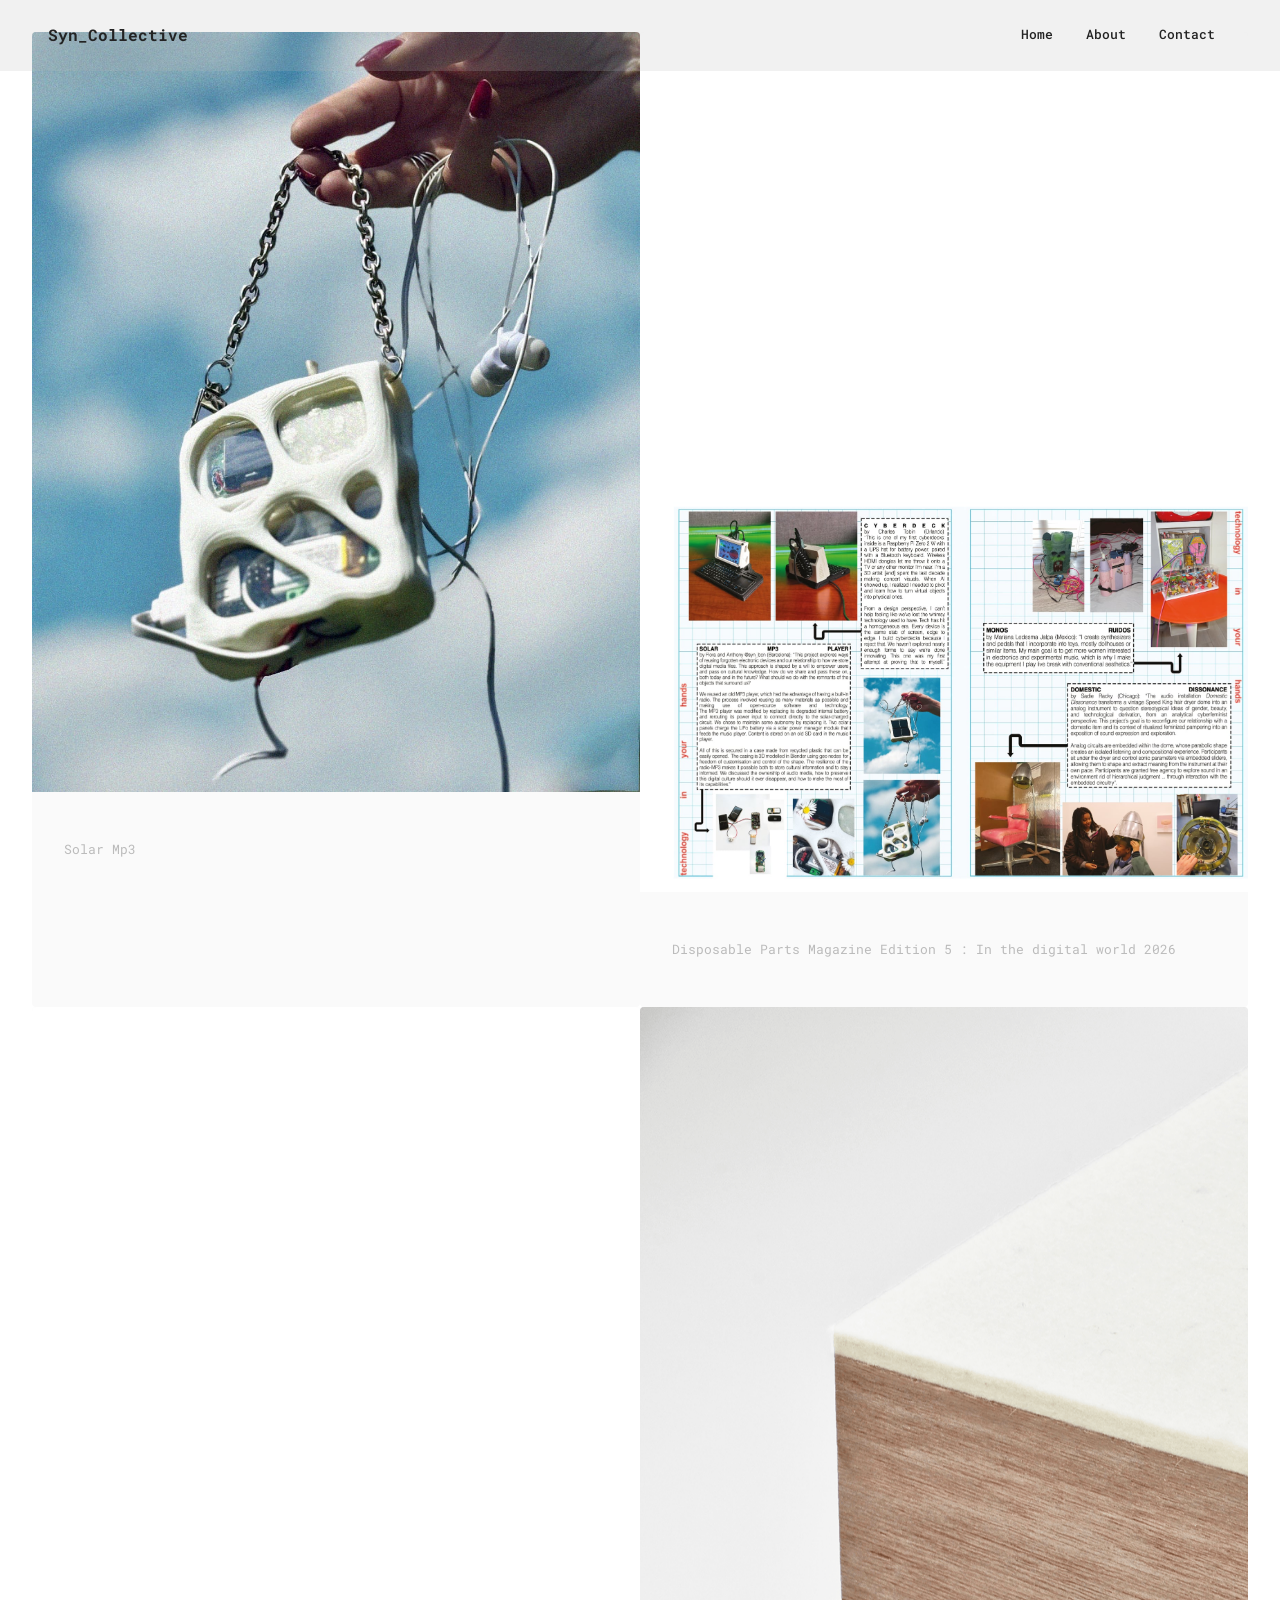
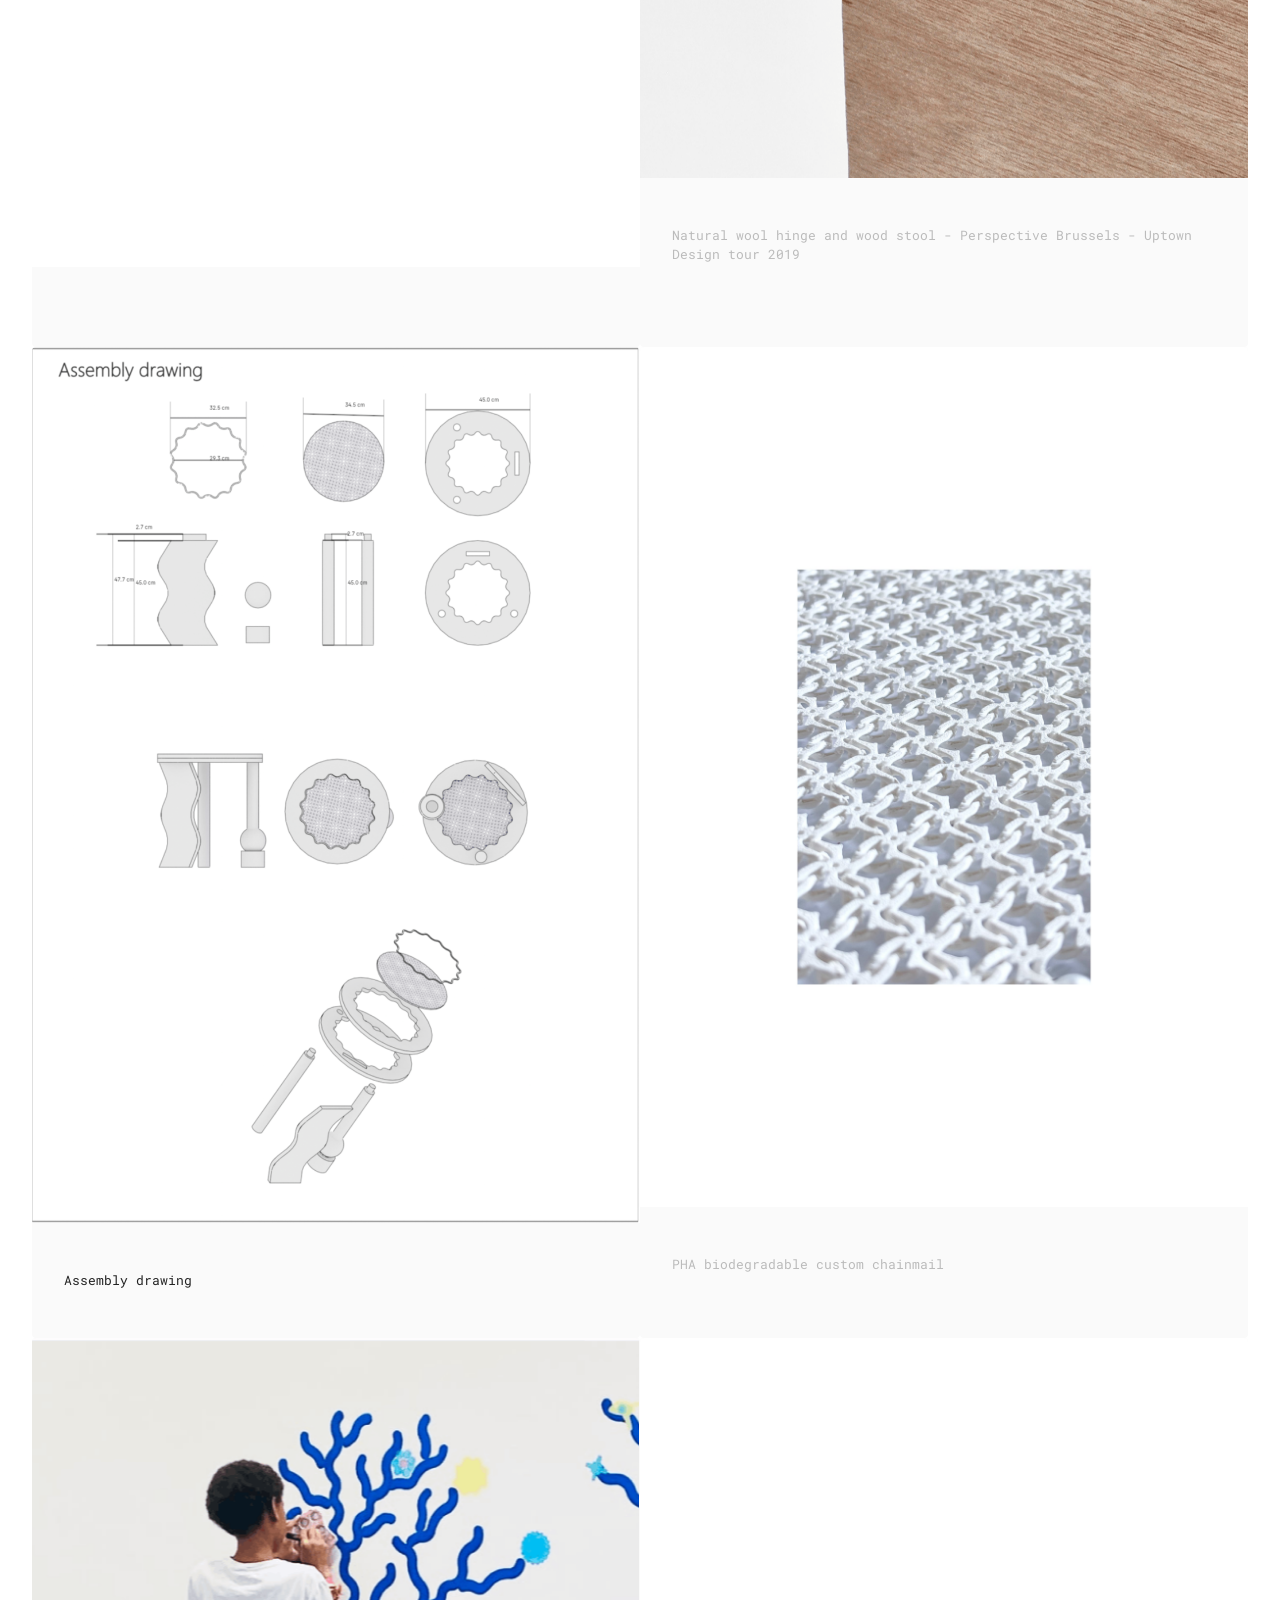
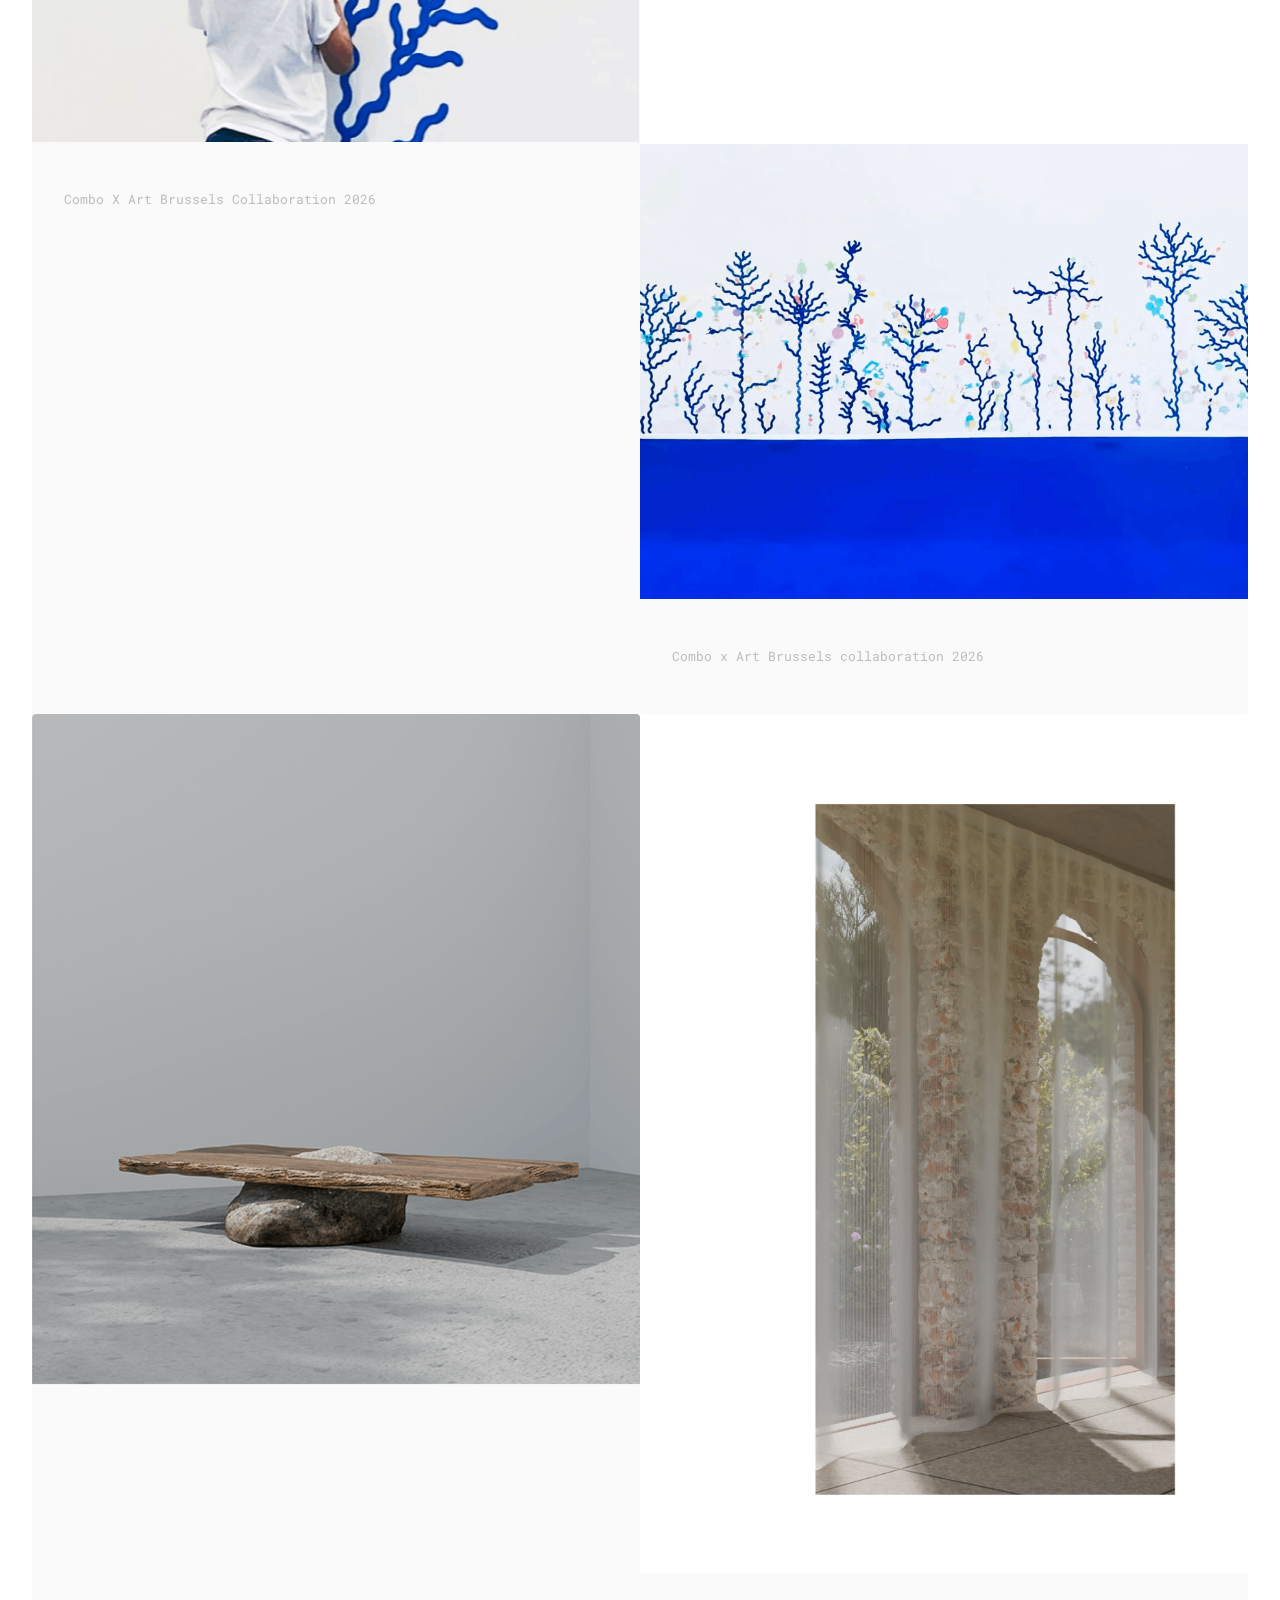
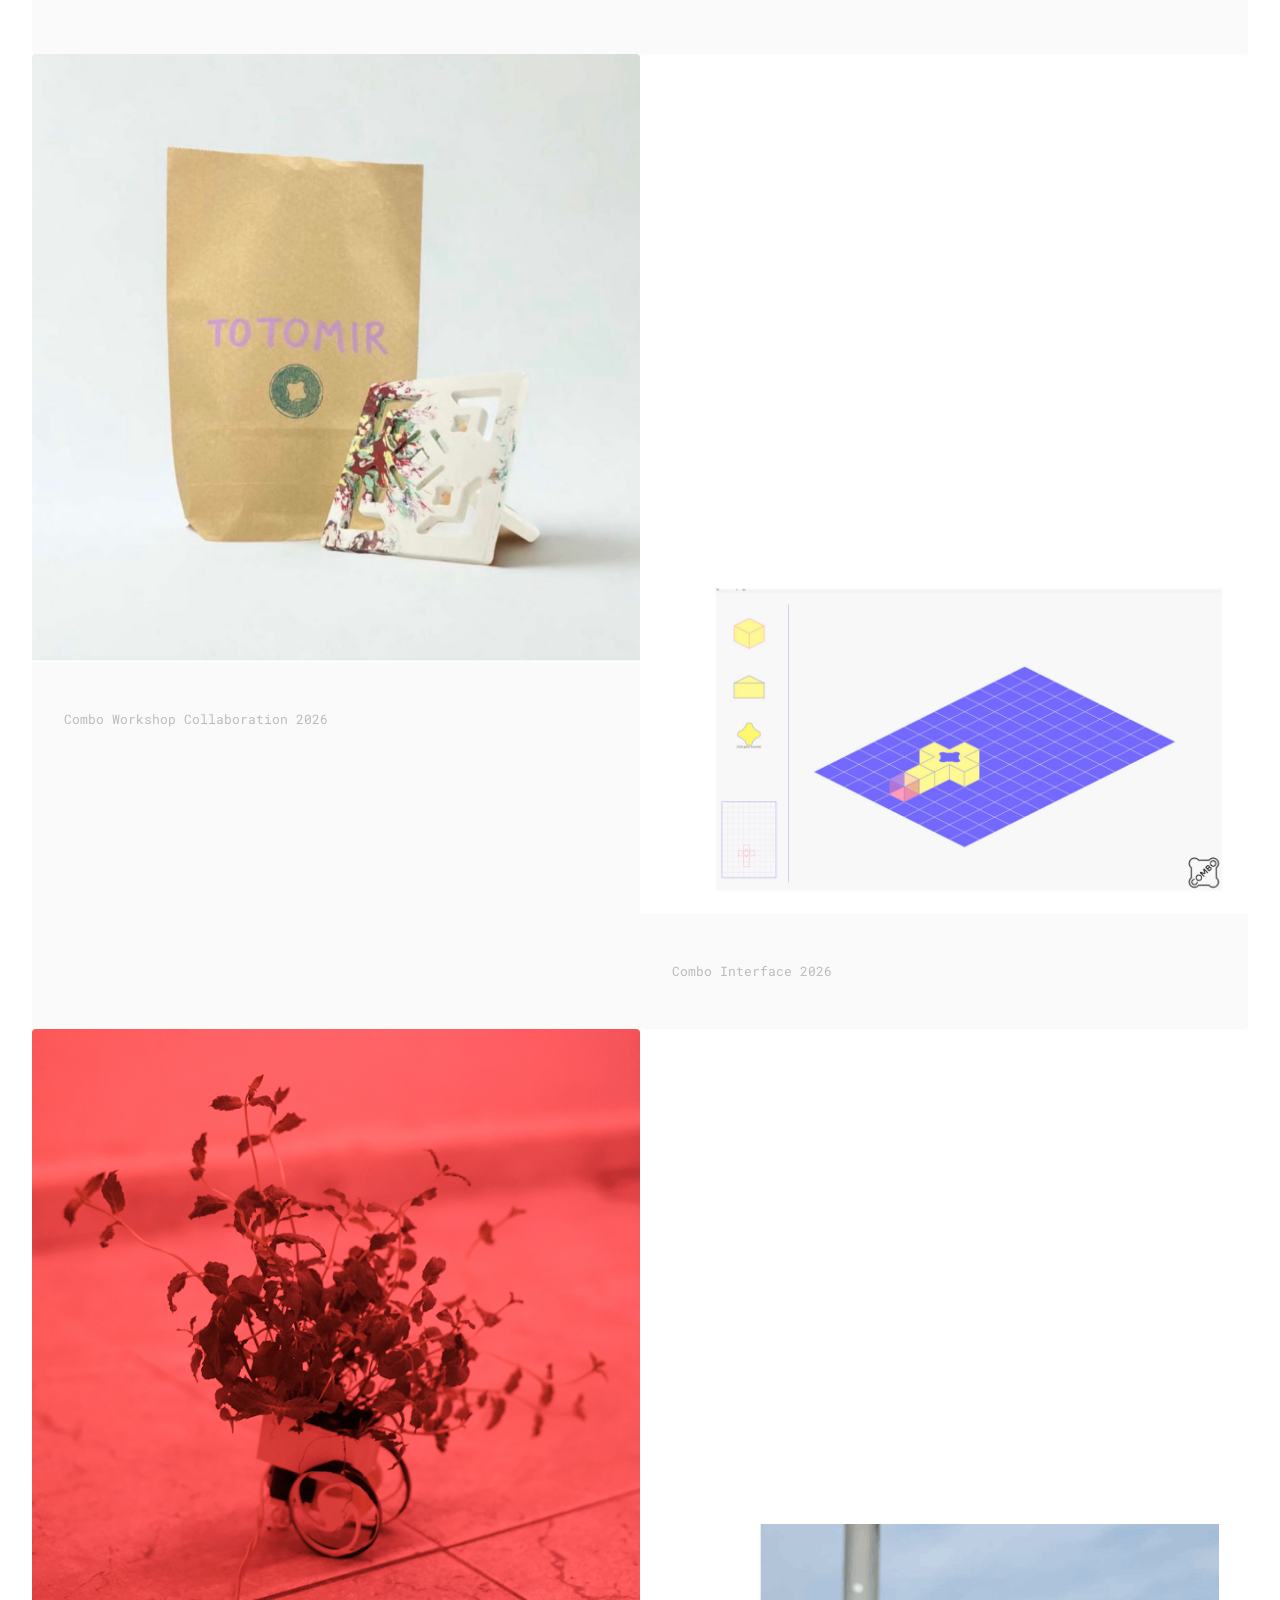
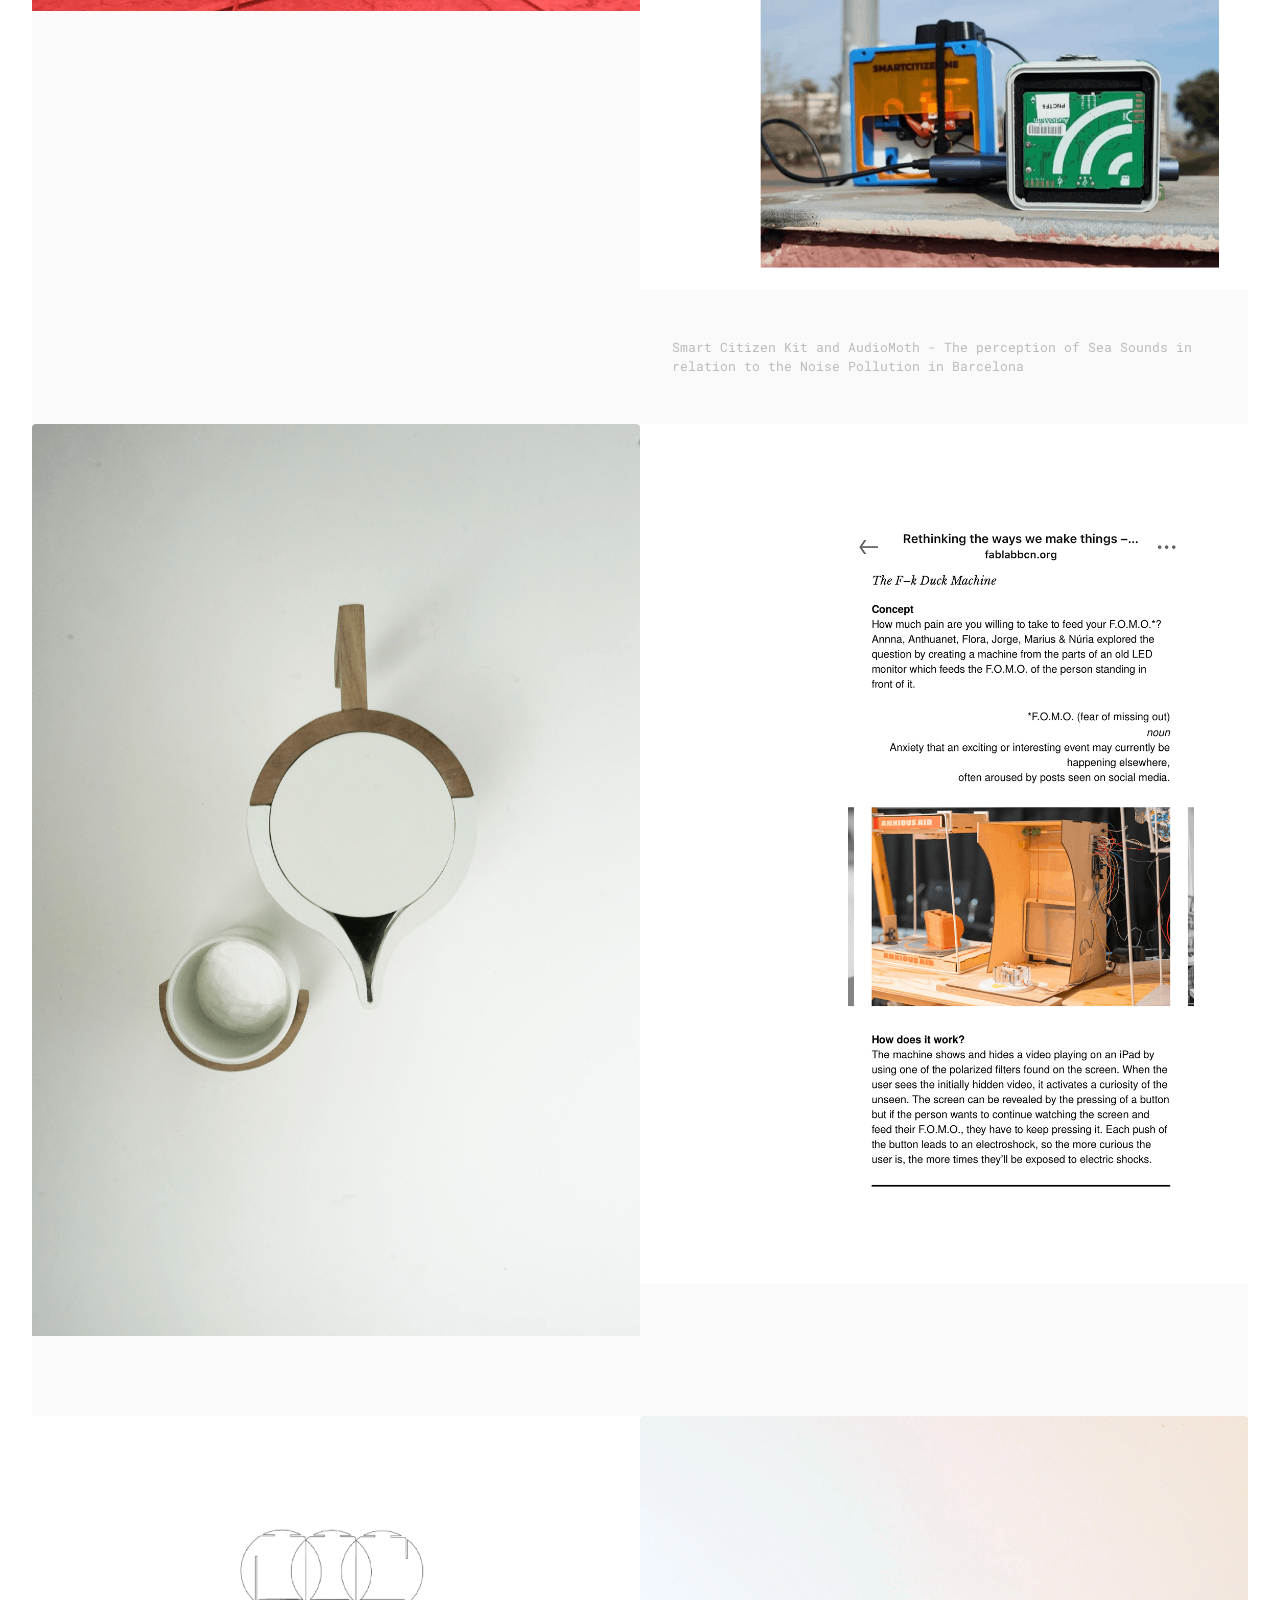
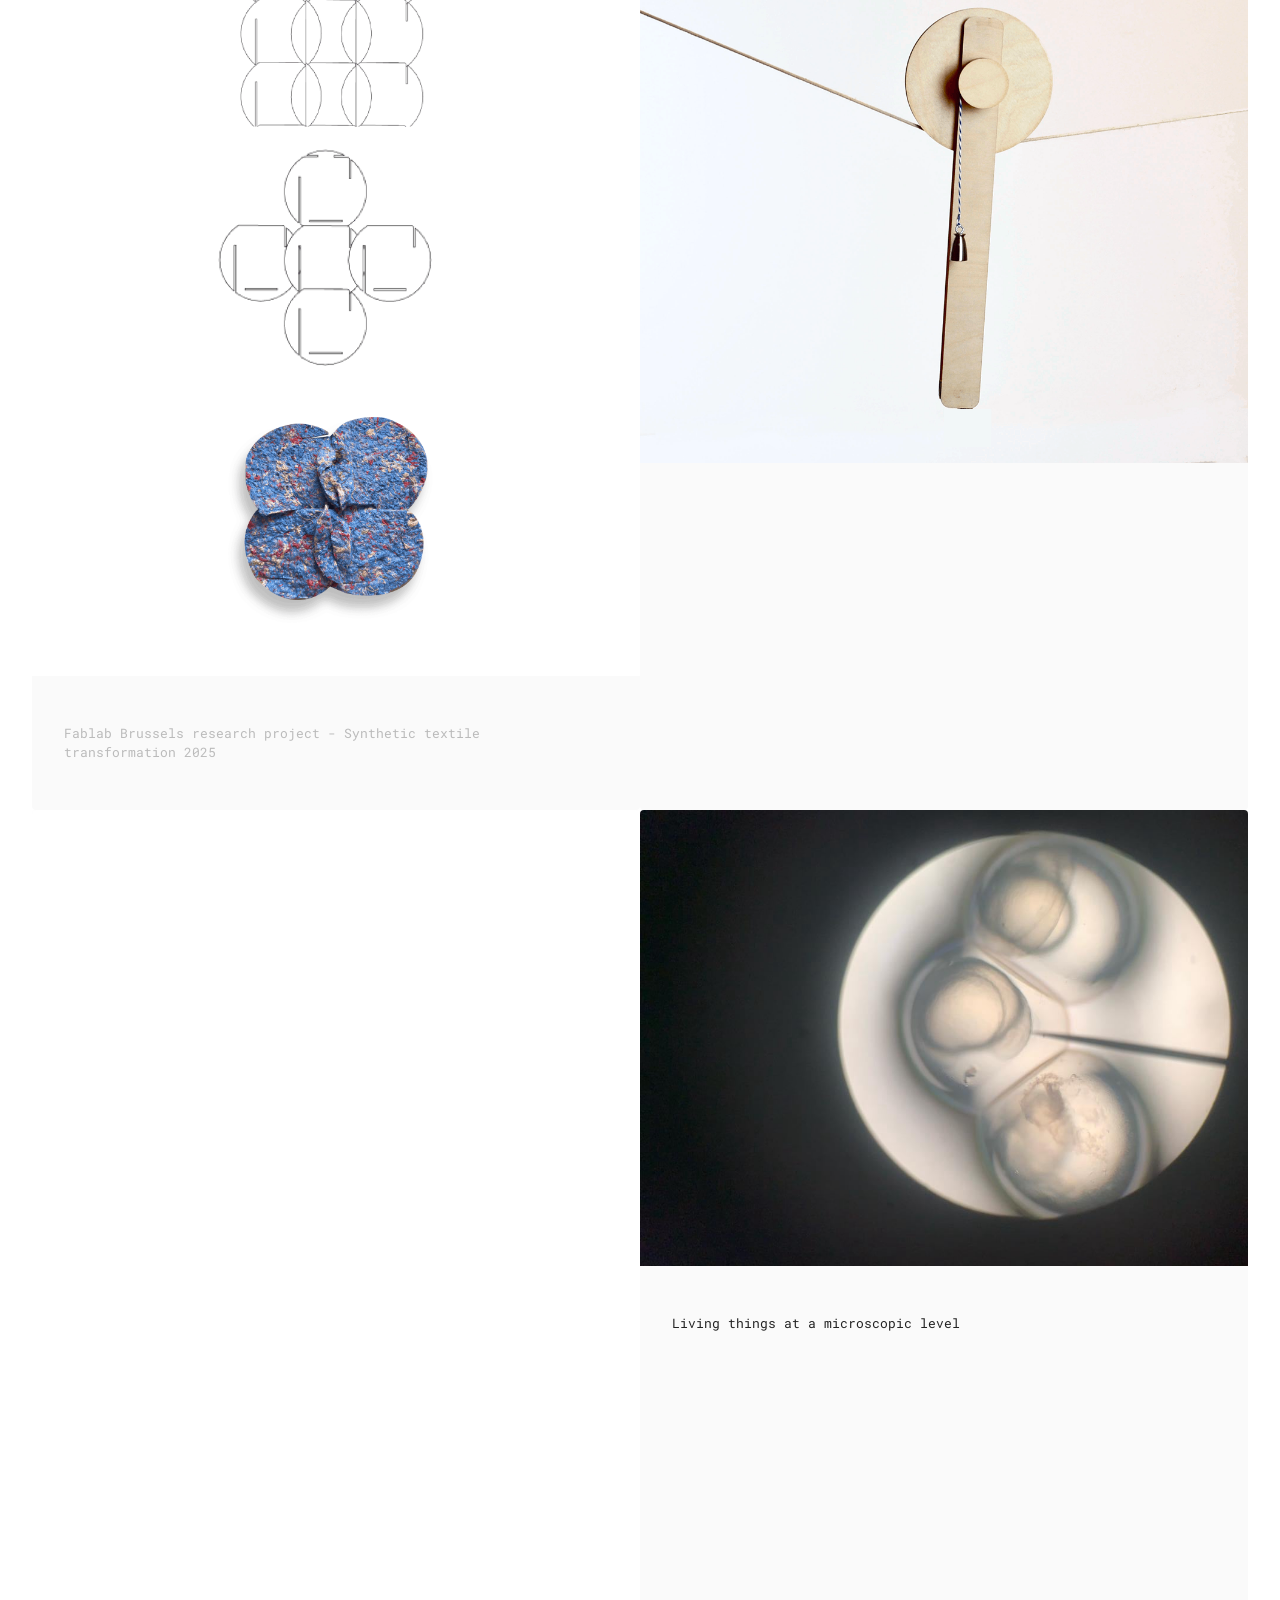
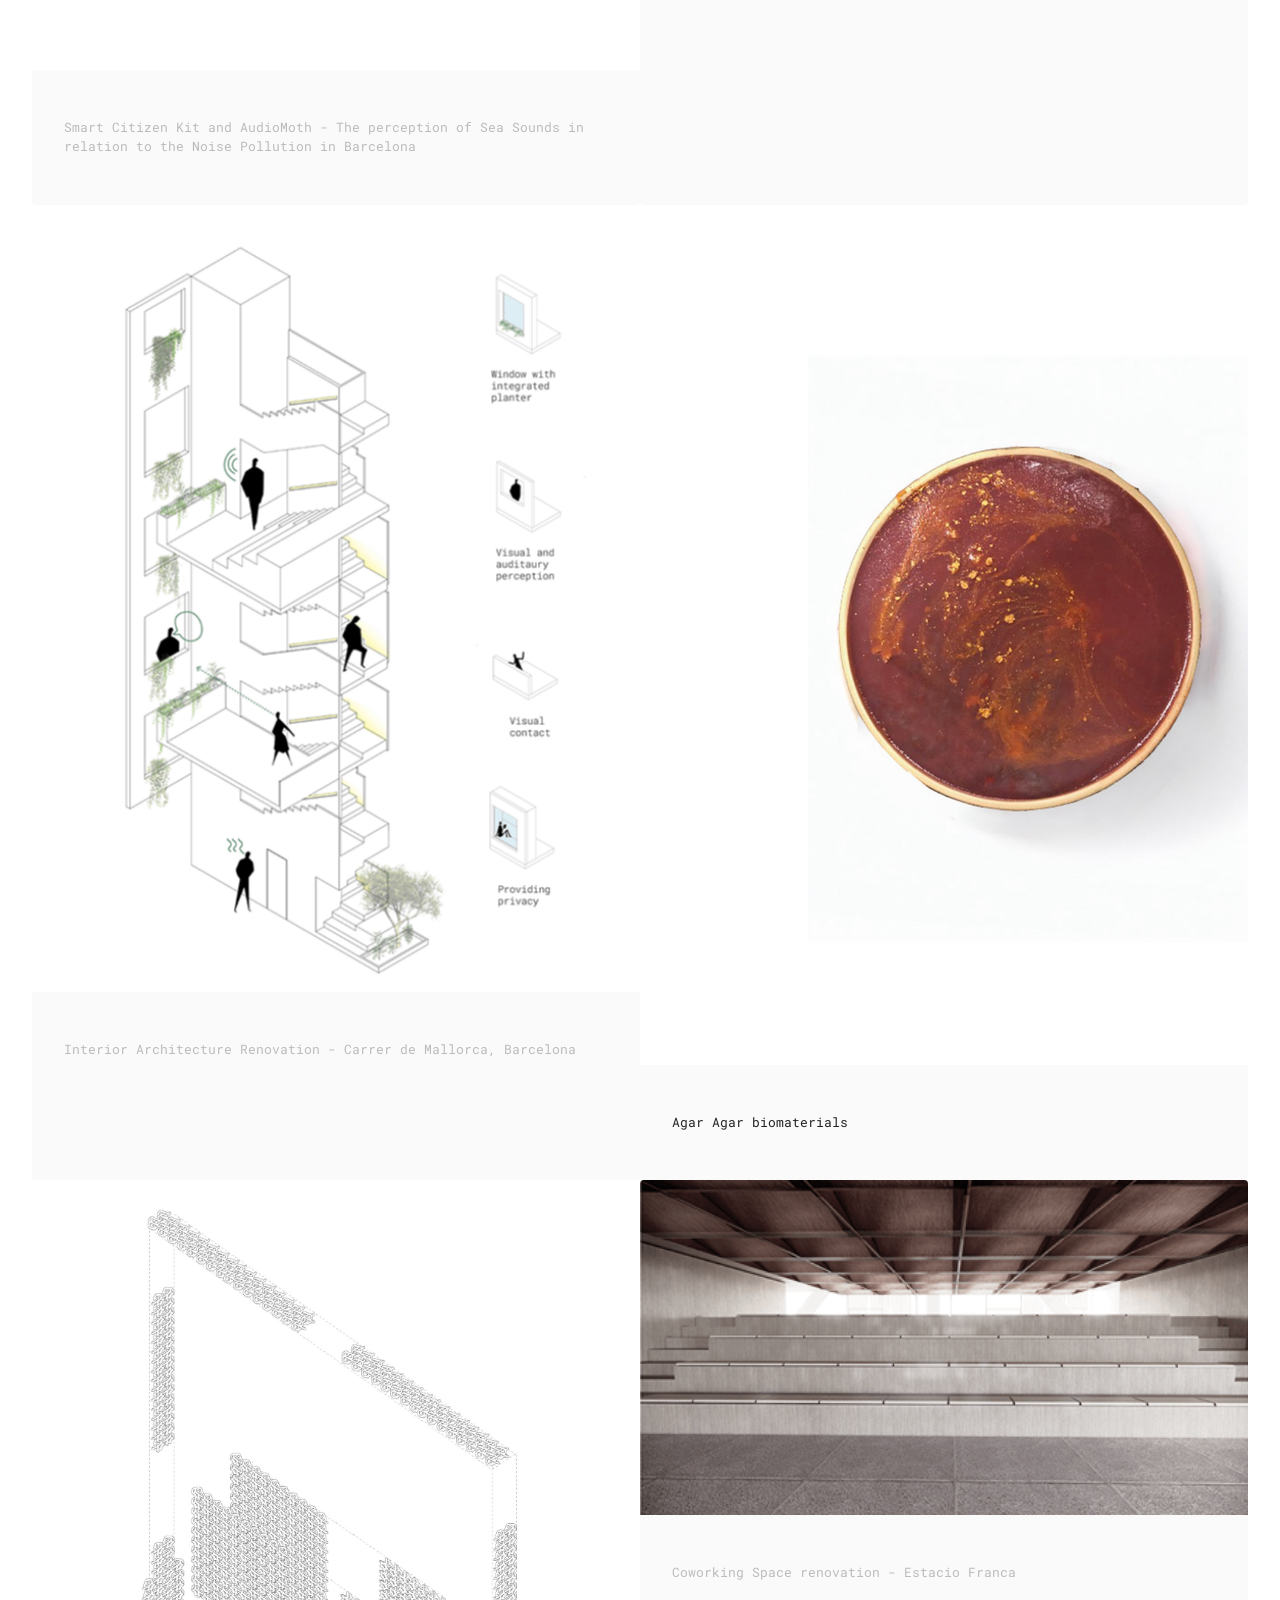
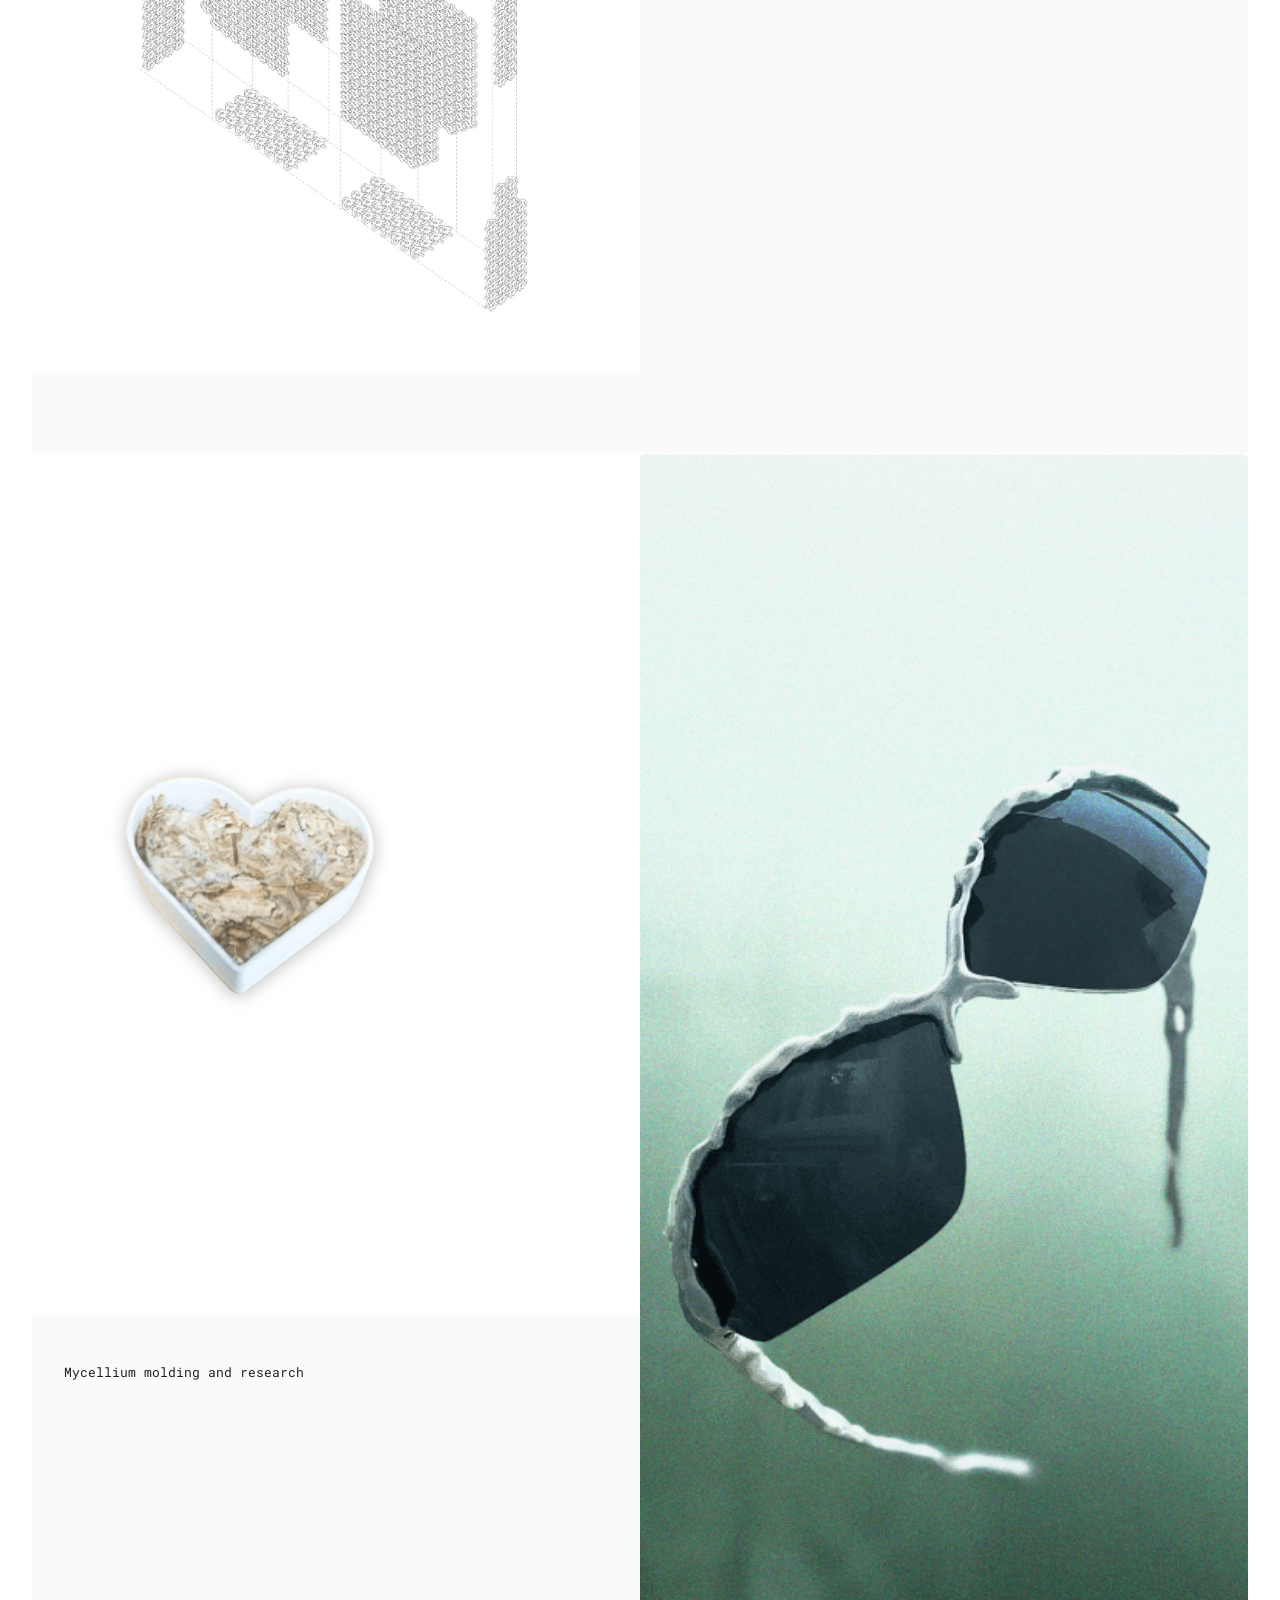
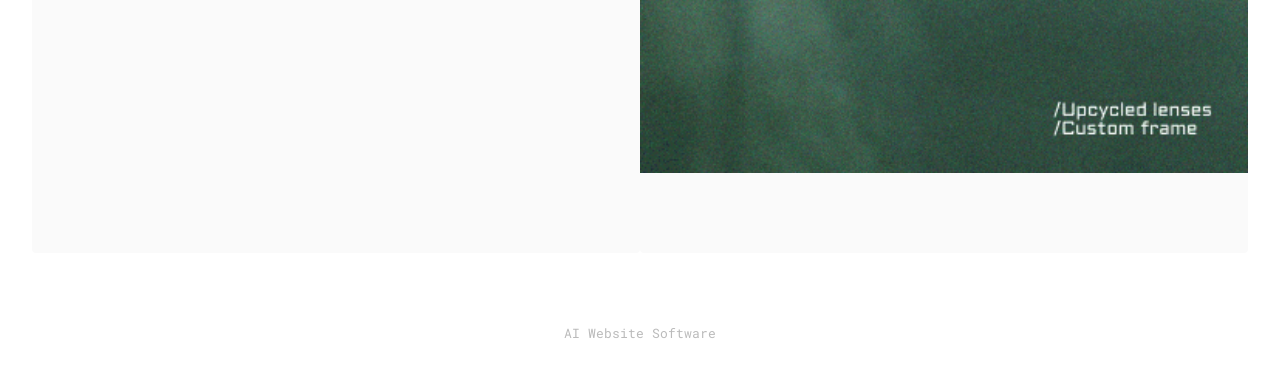
<file: index.html>
<!DOCTYPE html>
<html  >
<head>
  <!-- Site made with Mobirise Website Builder v6.1.12, https://mobirise.com -->
  <meta charset="UTF-8">
  <meta http-equiv="X-UA-Compatible" content="IE=edge">
  <meta name="generator" content="Mobirise v6.1.12, mobirise.com">
  <meta name="viewport" content="width=device-width, initial-scale=1, minimum-scale=1">
  <link rel="shortcut icon" href="assets/images/screenshot202026-09-0420at2021.20.33201-128x139-2.png" type="image/x-icon">
  <meta name="description" content="">
  
  
  <title>Home</title>
  <link rel="stylesheet" href="assets/web/assets/mobirise-icons2/mobirise2.css">
  <link rel="stylesheet" href="assets/bootstrap/css/bootstrap.min.css">
  <link rel="stylesheet" href="assets/dropdown/css/style.css">
  <link rel="stylesheet" href="assets/socicon/css/styles.css">
  <link rel="stylesheet" href="assets/theme/css/style.css">
  <link rel="preload" href="https://fonts.googleapis.com/css?family=Orbitron:400,500,600,700,800,900&display=swap" as="style" onload="this.onload=null;this.rel='stylesheet'">
  <noscript><link rel="stylesheet" href="https://fonts.googleapis.com/css?family=Orbitron:400,500,600,700,800,900&display=swap"></noscript>
  <link rel="preload" href="https://fonts.googleapis.com/css?family=Roboto+Mono:100,200,300,400,500,600,700,100i,200i,300i,400i,500i,600i,700i&display=swap" as="style" onload="this.onload=null;this.rel='stylesheet'">
  <noscript><link rel="stylesheet" href="https://fonts.googleapis.com/css?family=Roboto+Mono:100,200,300,400,500,600,700,100i,200i,300i,400i,500i,600i,700i&display=swap"></noscript>
  <link rel="preload" as="style" href="assets/mobirise/css/mbr-additional.css?v=NSy7bq"><link rel="stylesheet" href="assets/mobirise/css/mbr-additional.css?v=NSy7bq" type="text/css">

  
  
  
</head>
<body>
  
  <section data-bs-version="5.1" class="menu menu1 cid-vBw3kcbV2M" once="menu" id="menu1-4i">
    

    <nav class="navbar navbar-dropdown navbar-fixed-top navbar-expand-lg">
        <div class="container-fluid">
            <div class="navbar-brand">
                
                <span class="navbar-caption-wrap"><a class="navbar-caption text-black text-primary display-5" href="index.html">Syn_Collective</a></span>
            </div>
            <button class="navbar-toggler" type="button" data-toggle="collapse" data-bs-toggle="collapse" data-target="#navbarSupportedContent" data-bs-target="#navbarSupportedContent" aria-controls="navbarNavAltMarkup" aria-expanded="false" aria-label="Toggle navigation">
                <div class="hamburger">
                    <span></span>
                    <span></span>
                    <span></span>
                    <span></span>
                </div>
            </button>
            <div class="collapse navbar-collapse" id="navbarSupportedContent">
                <ul class="navbar-nav nav-dropdown nav-right" data-app-modern-menu="true"><li class="nav-item"><a class="nav-link link text-black text-primary display-7" href="index.html">Home</a></li>
                    <li class="nav-item"><a class="nav-link link text-black text-primary display-7" href="page10.html">
                            About</a></li><li class="nav-item"><a class="nav-link link text-black text-primary display-7" href="page8.html">Contact</a>
                    </li></ul>
                
                
            </div>
        </div>
    </nav>
</section>

<section data-bs-version="5.1" class="gallery1 cid-vAzoJO9qF8" id="gallery1-46">
    
    
    <div class="container-fluid">
        
        <div class="row mt-4">
            <div class="item features-image col-12 col-md-6 col-lg-6">
                <div class="item-wrapper">
                    <div class="item-img">
                        <a href="page9.html"><img src="assets/images/instagram20post20-2030222-1080x1350.jpg" alt="Mobirise Website Builder" data-slide-to="0" data-bs-slide-to="0"></a>
                    </div>
                    <div class="item-content">
                        
                        
                        <p class="mbr-text mbr-fonts-style mt-3 display-7">
                            <a href="page9.html" class="text-primary">Solar Mp3</a></p>
                    </div>
                    
                </div>
            </div><div class="item features-image col-12 col-md-6 col-lg-6">
                <div class="item-wrapper">
                    <div class="item-img">
                        <a href="page9.html"><img src="assets/images/dfef-1757x2485.jpg" alt="Mobirise Website Builder" data-slide-to="1" data-bs-slide-to="1"></a>
                    </div>
                    <div class="item-content">
                        
                        
                        <p class="mbr-text mbr-fonts-style mt-3 display-7"><a href="https://disposable.parts/ed-5/" class="text-primary">Disposable Parts Magazine Edition 5 : In the digital world&nbsp;2026</a></p>
                    </div>
                    
                </div>
            </div><div class="item features-image col-12 col-md-6 col-lg-6">
                <div class="item-wrapper">
                    <div class="item-img">
                        <a href="page9.html"><img src="assets/images/white-1757x2485.jpg" alt="Mobirise Website Builder" data-slide-to="2" data-bs-slide-to="2"></a>
                    </div>
                    <div class="item-content">
                        
                        
                        <p class="mbr-text mbr-fonts-style mt-3 display-7"></p>
                    </div>
                    
                </div>
            </div>
            <div class="item features-image col-12 col-md-6 col-lg-6">
                <div class="item-wrapper">
                    <div class="item-img">
                        <a href="page2.html"><img src="assets/images/detailstooljuryfinal201201-1204x1373.png" alt="Mobirise Website Builder" data-slide-to="3" data-bs-slide-to="3"></a>
                    </div>
                    <div class="item-content">
                        
                        
                        <p class="mbr-text mbr-fonts-style mt-3 display-7"><a href="page2.html" class="text-primary">Natural wool hinge and wood stool&nbsp;- Perspective Brussels - Uptown Design tour 2019</a></p>
                    </div>
                    
                </div>
            </div>
            <div class="item features-image col-12 col-md-6 col-lg-6">
                <div class="item-wrapper">
                    <div class="item-img">
                        <img src="assets/images/techdocstool-1-1073x1547.png" alt="Mobirise Website Builder" data-slide-to="4" data-bs-slide-to="4">
                    </div>
                    <div class="item-content">
                        
                        
                        <p class="mbr-text mbr-fonts-style mt-3 display-7">Assembly drawing</p>
                    </div>
                    
                </div>
            </div><div class="item features-image col-12 col-md-6 col-lg-6">
                <div class="item-wrapper">
                    <div class="item-img">
                        <img src="assets/images/meshhh-2480x3508.jpg" alt="Mobirise Website Builder" data-slide-to="5" data-bs-slide-to="5">
                    </div>
                    <div class="item-content">
                        
                        
                        <p class="mbr-text mbr-fonts-style mt-3 display-7"><a href="page14.html" class="text-primary">PHA biodegradable custom chainmail</a></p>
                    </div>
                    
                </div>
            </div><div class="item features-image col-12 col-md-6 col-lg-6">
                <div class="item-wrapper">
                    <div class="item-img">
                        <img src="assets/images/a420-20159-1-595x842.png" alt="Mobirise Website Builder" data-slide-to="6" data-bs-slide-to="6">
                    </div>
                    <div class="item-content">
                        
                        
                        <p class="mbr-text mbr-fonts-style mt-3 display-7"><a href="page12.html" class="text-primary">Combo X Art Brussels Collaboration&nbsp;2026</a></p>
                    </div>
                    
                </div>
            </div><div class="item features-image col-12 col-md-6 col-lg-6">
                <div class="item-wrapper">
                    <div class="item-img">
                        <a href="page12.html"><img src="assets/images/a420-20159-1773x2509.png" alt="Mobirise Website Builder" data-slide-to="7" data-bs-slide-to="7"></a>
                    </div>
                    <div class="item-content">
                        
                        
                        <p class="mbr-text mbr-fonts-style mt-3 display-7"><a href="page12.html" class="text-primary">Combo x Art Brussels collaboration&nbsp;2026</a></p>
                    </div>
                    
                </div>
            </div>
            <div class="item features-image col-12 col-md-6 col-lg-6">
                <div class="item-wrapper">
                    <div class="item-img">
                        <img src="assets/images/a420-2036201-910x1005.png" alt="Mobirise Website Builder" title="" data-slide-to="8" data-bs-slide-to="8">
                    </div>
                    <div class="item-content">
                        
                        
                        <p class="mbr-text mbr-fonts-style mt-3 display-7"></p>
                    </div>
                    
                </div>
            </div><div class="item features-image col-12 col-md-6 col-lg-6">
                <div class="item-wrapper">
                    <div class="item-img">
                        <img src="assets/images/dhhw-1773x2508.jpg" alt="Mobirise Website Builder" title="" data-slide-to="9" data-bs-slide-to="9">
                    </div>
                    <div class="item-content">
                        
                        
                        <p class="mbr-text mbr-fonts-style mt-3 display-7"></p>
                    </div>
                    
                </div>
            </div><div class="item features-image col-12 col-md-6 col-lg-6">
                <div class="item-wrapper">
                    <div class="item-img">
                        <a href="page3.html"><img src="assets/images/img-8792-1179x1179.jpg" alt="Mobirise Website Builder" title="" data-slide-to="10" data-bs-slide-to="10"></a>
                    </div>
                    <div class="item-content">
                        
                        
                        <p class="mbr-text mbr-fonts-style mt-3 display-7"><a href="page3.html" class="text-primary">Combo Workshop Collaboration&nbsp;2026</a></p>
                    </div>
                    
                </div>
            </div><div class="item features-image col-12 col-md-6 col-lg-6">
                <div class="item-wrapper">
                    <div class="item-img">
                        <a href="page3.html"><img src="assets/images/cobsite-2480x3508.jpg" alt="Mobirise Website Builder" title="" data-slide-to="11" data-bs-slide-to="11"></a>
                    </div>
                    <div class="item-content">
                        
                        
                        <p class="mbr-text mbr-fonts-style mt-3 display-7"><a href="page13.html" class="text-primary">Combo Interface 2026</a></p>
                    </div>
                    
                </div>
            </div><div class="item features-image col-12 col-md-6 col-lg-6">
                <div class="item-wrapper">
                    <div class="item-img">
                        <a href="page3.html"><img src="assets/images/dscf2415204-687x657.png" alt="Mobirise Website Builder" title="" data-slide-to="12" data-bs-slide-to="12"></a>
                    </div>
                    <div class="item-content">
                        
                        
                        <p class="mbr-text mbr-fonts-style mt-3 display-7"></p>
                    </div>
                    
                </div>
            </div><div class="item features-image col-12 col-md-6 col-lg-6">
                <div class="item-wrapper">
                    <div class="item-img">
                        <a href="page3.html"><img src="assets/images/a420-20192201-1190x1684.png" alt="Mobirise Website Builder" title="" data-slide-to="13" data-bs-slide-to="13"></a>
                    </div>
                    <div class="item-content">
                        
                        
                        <p class="mbr-text mbr-fonts-style mt-3 display-7"><a href="https://manujaagnihotri.github.io/MDEFPortfolio/assets/files/Wavess.pdf" class="text-primary">Smart Citizen Kit and AudioMoth - The perception of Sea Sounds in relation to the Noise Pollution in Barcelona</a></p>
                    </div>
                    
                </div>
            </div><div class="item features-image col-12 col-md-6 col-lg-6">
                <div class="item-wrapper">
                    <div class="item-img">
                        <img src="assets/images/dsc02157201201-983x1474.png" alt="Mobirise Website Builder" title="" data-slide-to="14" data-bs-slide-to="14">
                    </div>
                    <div class="item-content">
                        
                        
                        <p class="mbr-text mbr-fonts-style mt-3 display-7"></p>
                    </div>
                    
                </div>
            </div><div class="item features-image col-12 col-md-6 col-lg-6">
                <div class="item-wrapper">
                    <div class="item-img">
                        <img src="assets/images/a420-20162-1190x1684.png" alt="Mobirise Website Builder" title="" data-slide-to="15" data-bs-slide-to="15">
                    </div>
                    <div class="item-content">
                        
                        
                        <p class="mbr-text mbr-fonts-style mt-3 display-7"></p>
                    </div>
                    
                </div>
            </div><div class="item features-image col-12 col-md-6 col-lg-6">
                <div class="item-wrapper">
                    <div class="item-img">
                        <a href="page6.html"><img src="assets/images/a420-2071-2003x2834.png" alt="Mobirise Website Builder" title="" data-slide-to="16" data-bs-slide-to="16"></a>
                    </div>
                    <div class="item-content">
                        
                        
                        <p class="mbr-text mbr-fonts-style mt-3 display-7"><a href="page6.html" class="text-primary">Fablab Brussels research project - Synthetic textile transformation&nbsp;2025</a></p>
                    </div>
                    
                </div>
            </div><div class="item features-image col-12 col-md-6 col-lg-6">
                <div class="item-wrapper">
                    <div class="item-img">
                        <img src="assets/images/group20100-1014x1080.png" alt="Mobirise Website Builder" title="" data-slide-to="17" data-bs-slide-to="17">
                    </div>
                    <div class="item-content">
                        
                        
                        <p class="mbr-text mbr-fonts-style mt-3 display-7"></p>
                    </div>
                    
                </div>
            </div><div class="item features-image col-12 col-md-6 col-lg-6">
                <div class="item-wrapper">
                    <div class="item-img">
                        <img src="assets/images/white-2480x3508.jpg" alt="Mobirise Website Builder" title="" data-slide-to="18" data-bs-slide-to="18">
                    </div>
                    <div class="item-content">
                        
                        
                        <p class="mbr-text mbr-fonts-style mt-3 display-7"><a href="https://manujaagnihotri.github.io/MDEFPortfolio/assets/files/Wavess.pdf" class="text-primary">Smart Citizen Kit and AudioMoth - The perception of Sea Sounds in relation to the Noise Pollution in Barcelona</a></p>
                    </div>
                    
                </div>
            </div><div class="item features-image col-12 col-md-6 col-lg-6">
                <div class="item-wrapper">
                    <div class="item-img">
                        <img src="assets/images/f5e492c0-c64c-447e-8d86-bab0f54783af-1024x768.jpg" alt="Mobirise Website Builder" title="" data-slide-to="19" data-bs-slide-to="19">
                    </div>
                    <div class="item-content">
                        
                        
                        <p class="mbr-text mbr-fonts-style mt-3 display-7">Living things at a microscopic level</p>
                    </div>
                    
                </div>
            </div><div class="item features-image col-12 col-md-6 col-lg-6">
                <div class="item-wrapper">
                    <div class="item-img">
                        <a href="page4.html"><img src="assets/images/group20101-745x1135.png" alt="Mobirise Website Builder" title="" data-slide-to="20" data-bs-slide-to="20"></a>
                    </div>
                    <div class="item-content">
                        
                        
                        <p class="mbr-text mbr-fonts-style mt-3 display-7"><a href="page4.html" class="text-primary">Interior Architecture Renovation - Carrer de Mallorca, Barcelona</a></p>
                    </div>
                    
                </div>
            </div><div class="item features-image col-12 col-md-6 col-lg-6">
                <div class="item-wrapper">
                    <div class="item-img">
                        <img src="assets/images/eehzh-1773x2508.jpeg" alt="Mobirise Website Builder" title="" data-slide-to="21" data-bs-slide-to="21">
                    </div>
                    <div class="item-content">
                        
                        
                        <p class="mbr-text mbr-fonts-style mt-3 display-7">Agar Agar biomaterials</p>
                    </div>
                    
                </div>
            </div><div class="item features-image col-12 col-md-6 col-lg-6">
                <div class="item-wrapper">
                    <div class="item-img">
                        <img src="assets/images/bagmesh-1640x2145.jpg" alt="Mobirise Website Builder" title="" data-slide-to="22" data-bs-slide-to="22">
                    </div>
                    <div class="item-content">
                        
                        
                        <p class="mbr-text mbr-fonts-style mt-3 display-7"></p>
                    </div>
                    
                </div>
            </div><div class="item features-image col-12 col-md-6 col-lg-6">
                <div class="item-wrapper">
                    <div class="item-img">
                        <img src="assets/images/workspace-433x239.png" alt="Mobirise Website Builder" title="" data-slide-to="23" data-bs-slide-to="23">
                    </div>
                    <div class="item-content">
                        
                        
                        <p class="mbr-text mbr-fonts-style mt-3 display-7"><a href="page5.html" class="text-primary">Coworking Space renovation - Estacio Franca</a></p>
                    </div>
                    
                </div>
            </div><div class="item features-image col-12 col-md-6 col-lg-6">
                <div class="item-wrapper">
                    <div class="item-img">
                        <img src="assets/images/a420-20192205-1190x1684.png" alt="Mobirise Website Builder" title="" data-slide-to="24" data-bs-slide-to="24">
                    </div>
                    <div class="item-content">
                        
                        
                        <p class="mbr-text mbr-fonts-style mt-3 display-7">Mycellium molding and research</p>
                    </div>
                    
                </div>
            </div><div class="item features-image col-12 col-md-6 col-lg-6">
                <div class="item-wrapper">
                    <div class="item-img">
                        <img src="assets/images/iphone201420201520pro20-201-393x852.png" alt="Mobirise Website Builder" title="" data-slide-to="25" data-bs-slide-to="25">
                    </div>
                    <div class="item-content">
                        
                        
                        <p class="mbr-text mbr-fonts-style mt-3 display-7"></p>
                    </div>
                    
                </div>
            </div>
        </div>
    </div>
</section><section class="display-7" style="padding: 0;align-items: center;justify-content: center;flex-wrap: wrap;    align-content: center;display: flex;position: relative;height: 4rem;"><a href="https://mobiri.se/5052019" style="flex: 1 1;height: 4rem;position: absolute;width: 100%;z-index: 1;"><img alt="" style="height: 4rem;" src="[data-uri]"></a><p style="margin: 0;text-align: center;" class="display-7">&#8204;</p><a style="z-index:1" href="https://mobirise.com/builder/ai-website-builder.html">AI Website Software</a></section><script src="assets/bootstrap/js/bootstrap.bundle.min.js"></script>  <script src="assets/smoothscroll/smooth-scroll.js"></script>  <script src="assets/ytplayer/index.js"></script>  <script src="assets/dropdown/js/navbar-dropdown.js"></script>  <script src="assets/theme/js/script.js"></script>  
  
  
 <div id="scrollToTop" class="scrollToTop mbr-arrow-up"><a style="text-align: center;"><i class="mbr-arrow-up-icon mbr-arrow-up-icon-cm cm-icon cm-icon-smallarrow-up"></i></a></div>
  </body>
</html>
</file>
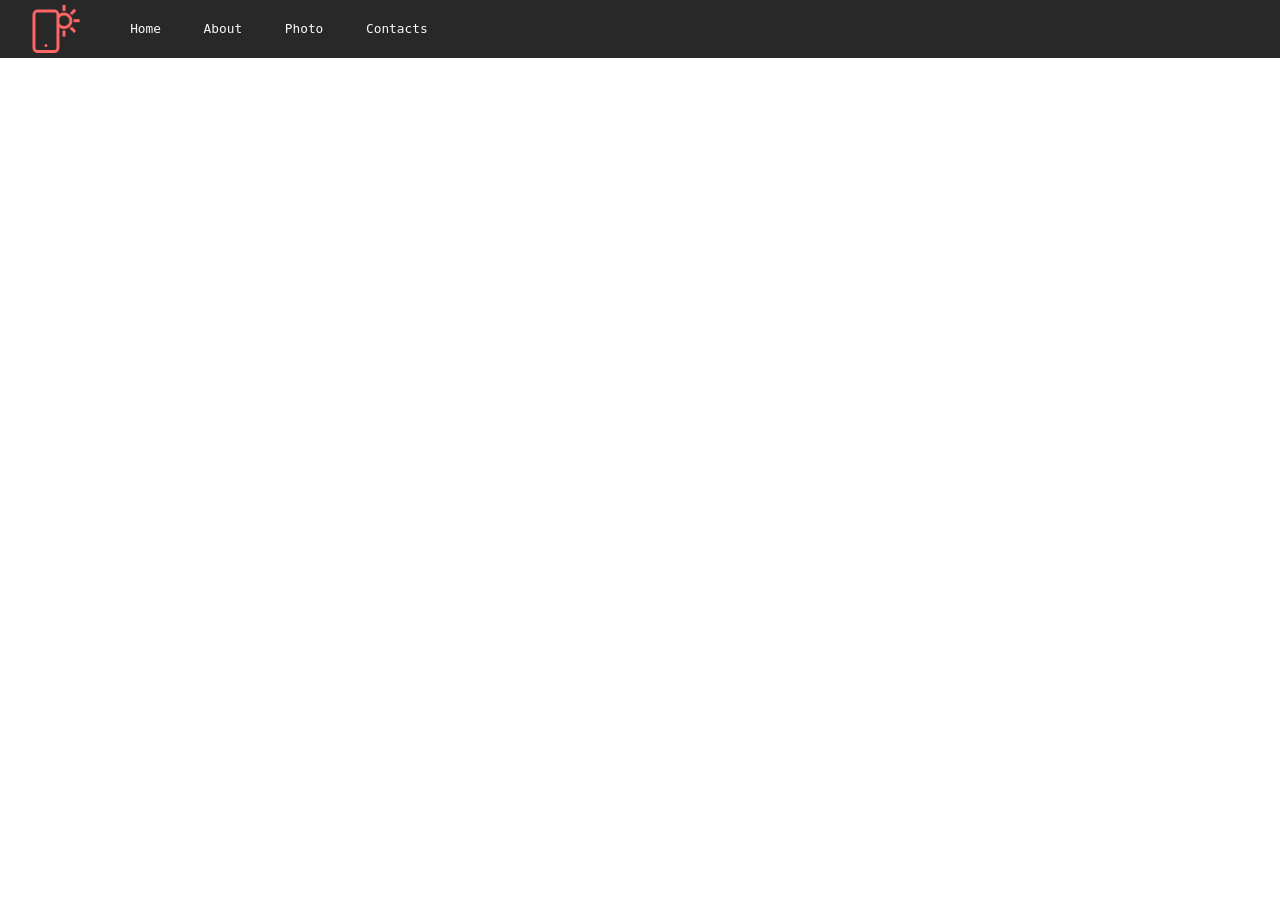
<file: page1.html>
<!DOCTYPE html>
<html  >
<head>
  <!-- Site made with Mobirise Website Builder v6.1.12, https://mobirise.com -->
  <meta charset="UTF-8">
  <meta http-equiv="X-UA-Compatible" content="IE=edge">
  <meta name="generator" content="Mobirise v6.1.12, mobirise.com">
  <meta name="viewport" content="width=device-width, initial-scale=1, minimum-scale=1">
  <link rel="shortcut icon" href="assets/images/logo.png" type="image/x-icon">
  <meta name="description" content="">
  
  
  <title>Page 1</title>
  <link rel="stylesheet" href="assets/bootstrap/css/bootstrap.min.css">
  <link rel="stylesheet" href="assets/dropdown/css/style.css">
  <link rel="stylesheet" href="assets/socicon/css/styles.css">
  <link rel="stylesheet" href="assets/theme/css/style.css">
  <link rel="preload" href="https://fonts.googleapis.com/css?family=Bellota+Text:300,300i,400,400i,700,700i&display=swap" as="style" onload="this.onload=null;this.rel='stylesheet'">
  <noscript><link rel="stylesheet" href="https://fonts.googleapis.com/css?family=Bellota+Text:300,300i,400,400i,700,700i&display=swap"></noscript>
  <link rel="preload" href="https://fonts.googleapis.com/css?family=Orbitron:400,500,600,700,800,900&display=swap" as="style" onload="this.onload=null;this.rel='stylesheet'">
  <noscript><link rel="stylesheet" href="https://fonts.googleapis.com/css?family=Orbitron:400,500,600,700,800,900&display=swap"></noscript>
  <link rel="preload" as="style" href="assets/mobirise/css/mbr-additional.css?v=drZuhY"><link rel="stylesheet" href="assets/mobirise/css/mbr-additional.css?v=drZuhY" type="text/css">

  
  
  
</head>
<body>
  
  <section data-bs-version="5.1" class="menu menu1 cid-sFGMsvHDIa" once="menu" id="menu1-3">
    

    <nav class="navbar navbar-dropdown navbar-expand-lg">
        <div class="container-fluid">
            <div class="navbar-brand">
                <span class="navbar-logo">
                    <a href="https://mobiri.se">
                        <img src="assets/images/logo.png" alt="Mobirise Website Builder" style="height: 3rem;">
                    </a>
                </span>
                
            </div>
            <button class="navbar-toggler" type="button" data-toggle="collapse" data-bs-toggle="collapse" data-target="#navbarSupportedContent" data-bs-target="#navbarSupportedContent" aria-controls="navbarNavAltMarkup" aria-expanded="false" aria-label="Toggle navigation">
                <div class="hamburger">
                    <span></span>
                    <span></span>
                    <span></span>
                    <span></span>
                </div>
            </button>
            <div class="collapse navbar-collapse" id="navbarSupportedContent">
                <ul class="navbar-nav nav-dropdown nav-right" data-app-modern-menu="true"><li class="nav-item"><a class="nav-link link text-white text-primary display-7" href="#top">Home</a></li><li class="nav-item"><a class="nav-link link text-white text-primary display-7" href="index.html#features12-6">About</a></li>
                    <li class="nav-item"><a class="nav-link link text-white text-primary display-7" href="index.html#features3-4">Photo</a></li>
                    <li class="nav-item"><a class="nav-link link text-white text-primary display-7" href="index.html#form5-d">Contacts</a>
                    </li></ul>
                
                
            </div>
        </div>
    </nav>
</section>

<section data-bs-version="5.1" class="footer7 cid-sFGSOnwtIp" once="footers" id="footer7-4">

    

    

    <div class="container">
        <div class="media-container-row align-center mbr-white">
            <div class="col-12">
                <p class="mbr-text mb-0 mbr-fonts-style display-7">
                    © Copyright 2025 - All Rights Reserved
                </p>
            </div>
        </div>
    </div>
</section><section class="display-7" style="padding: 0;align-items: center;justify-content: center;flex-wrap: wrap;    align-content: center;display: flex;position: relative;height: 4rem;"><a href="https://mobiri.se/5052019" style="flex: 1 1;height: 4rem;position: absolute;width: 100%;z-index: 1;"><img alt="" style="height: 4rem;" src="[data-uri]"></a><p style="margin: 0;text-align: center;" class="display-7">&#8204;</p><a style="z-index:1" href="https://mobirise.com/builder/no-code-website-builder.html">No Code Website Builder</a></section><script src="assets/bootstrap/js/bootstrap.bundle.min.js"></script>  <script src="assets/smoothscroll/smooth-scroll.js"></script>  <script src="assets/ytplayer/index.js"></script>  <script src="assets/dropdown/js/navbar-dropdown.js"></script>  <script src="assets/theme/js/script.js"></script>  
  
  
</body>
</html>
</file>
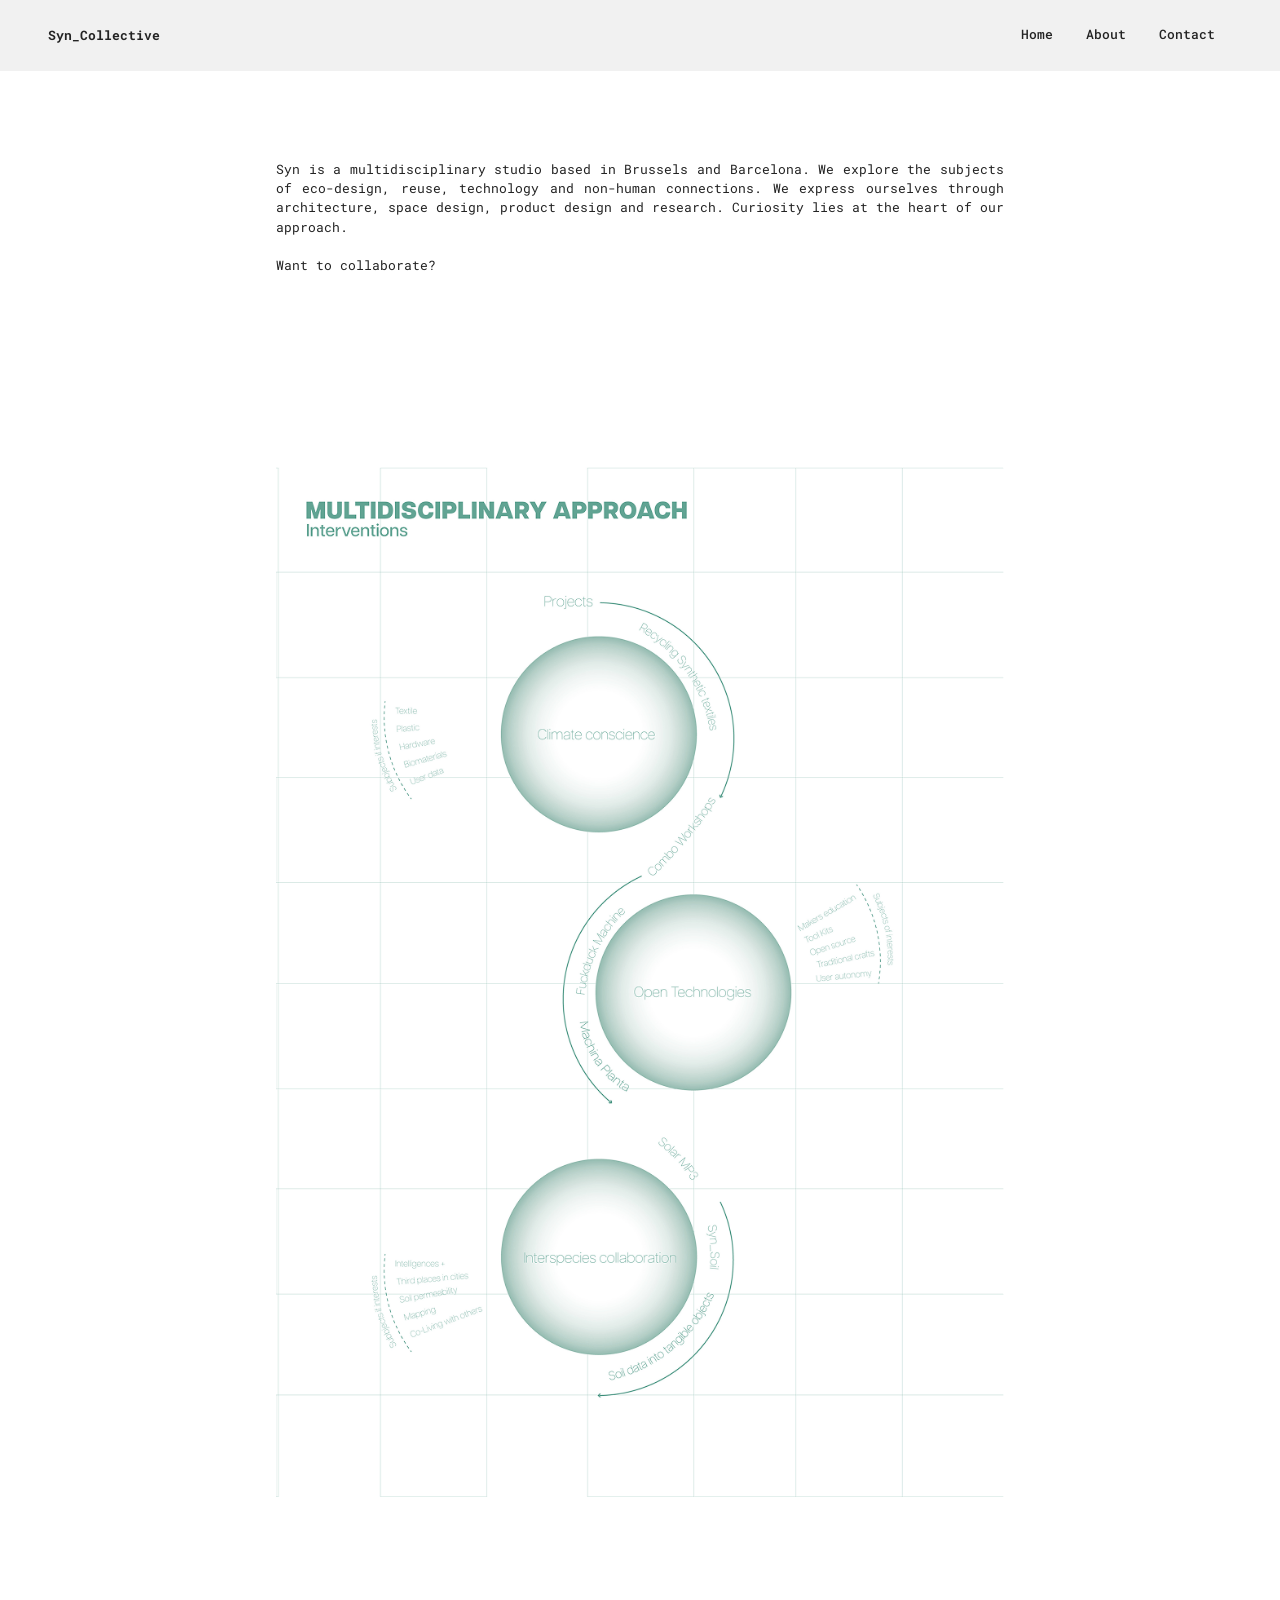
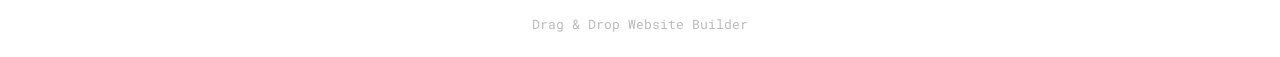
<file: page10.html>
<!DOCTYPE html>
<html  >
<head>
  <!-- Site made with Mobirise Website Builder v6.1.12, https://mobirise.com -->
  <meta charset="UTF-8">
  <meta http-equiv="X-UA-Compatible" content="IE=edge">
  <meta name="generator" content="Mobirise v6.1.12, mobirise.com">
  <meta name="viewport" content="width=device-width, initial-scale=1, minimum-scale=1">
  <link rel="shortcut icon" href="assets/images/screenshot202026-09-0420at2021.20.33201-128x139-2.png" type="image/x-icon">
  <meta name="description" content="">
  
  
  <title>About</title>
  <link rel="stylesheet" href="assets/web/assets/mobirise-icons2/mobirise2.css">
  <link rel="stylesheet" href="assets/bootstrap/css/bootstrap.min.css">
  <link rel="stylesheet" href="assets/dropdown/css/style.css">
  <link rel="stylesheet" href="assets/socicon/css/styles.css">
  <link rel="stylesheet" href="assets/theme/css/style.css">
  <link rel="preload" href="https://fonts.googleapis.com/css?family=Orbitron:400,500,600,700,800,900&display=swap" as="style" onload="this.onload=null;this.rel='stylesheet'">
  <noscript><link rel="stylesheet" href="https://fonts.googleapis.com/css?family=Orbitron:400,500,600,700,800,900&display=swap"></noscript>
  <link rel="preload" href="https://fonts.googleapis.com/css?family=Roboto+Mono:100,200,300,400,500,600,700,100i,200i,300i,400i,500i,600i,700i&display=swap" as="style" onload="this.onload=null;this.rel='stylesheet'">
  <noscript><link rel="stylesheet" href="https://fonts.googleapis.com/css?family=Roboto+Mono:100,200,300,400,500,600,700,100i,200i,300i,400i,500i,600i,700i&display=swap"></noscript>
  <link rel="preload" as="style" href="assets/mobirise/css/mbr-additional.css?v=nTZP7J"><link rel="stylesheet" href="assets/mobirise/css/mbr-additional.css?v=nTZP7J" type="text/css">

  
  
  
</head>
<body>
  
  <section data-bs-version="5.1" class="menu menu1 cid-vBw3kcbV2M" once="menu" id="menu1-4i">
    

    <nav class="navbar navbar-dropdown navbar-fixed-top navbar-expand-lg">
        <div class="container-fluid">
            <div class="navbar-brand">
                
                <span class="navbar-caption-wrap"><a class="navbar-caption text-black text-primary display-7" href="index.html">Syn_Collective</a></span>
            </div>
            <button class="navbar-toggler" type="button" data-toggle="collapse" data-bs-toggle="collapse" data-target="#navbarSupportedContent" data-bs-target="#navbarSupportedContent" aria-controls="navbarNavAltMarkup" aria-expanded="false" aria-label="Toggle navigation">
                <div class="hamburger">
                    <span></span>
                    <span></span>
                    <span></span>
                    <span></span>
                </div>
            </button>
            <div class="collapse navbar-collapse" id="navbarSupportedContent">
                <ul class="navbar-nav nav-dropdown nav-right" data-app-modern-menu="true"><li class="nav-item"><a class="nav-link link text-black text-primary display-7" href="index.html">Home</a></li>
                    <li class="nav-item"><a class="nav-link link text-black text-primary display-7" href="page10.html">
                            About</a></li><li class="nav-item"><a class="nav-link link text-black text-primary display-7" href="page8.html">Contact</a>
                    </li></ul>
                
                
            </div>
        </div>
    </nav>
</section>

<section data-bs-version="5.1" class="content5 cid-vtejwdI7Zv" id="content5-3h">
    
    <div class="container">
        <div class="row justify-content-center">
            <div class="col-md-12 col-lg-8">
                
                
                <p class="mbr-text mbr-fonts-style display-7">Syn is a multidisciplinary studio based in Brussels and Barcelona. We explore the subjects of eco-design, reuse, technology and non-human connections. We express ourselves through architecture, space design, product design and research. Curiosity lies at the heart of our approach. <br><br>Want to collaborate?</p>
            </div>
        </div>
    </div>
</section>

<section data-bs-version="5.1" class="image3 cid-vuOtLBkWuN" id="image3-3q">
    

    
    

    <div class="container">
        <div class="row justify-content-center">
            <div class="col-12 col-lg-8">
                <div class="image-wrapper">
                    <img src="assets/images/a420-20138-893x1263.png" alt="Mobirise Website Builder">
                    
                </div>
            </div>
        </div>
    </div>
</section><section class="display-7" style="padding: 0;align-items: center;justify-content: center;flex-wrap: wrap;    align-content: center;display: flex;position: relative;height: 4rem;"><a href="https://mobiri.se/5052019" style="flex: 1 1;height: 4rem;position: absolute;width: 100%;z-index: 1;"><img alt="" style="height: 4rem;" src="[data-uri]"></a><p style="margin: 0;text-align: center;" class="display-7">&#8204;</p><a style="z-index:1" href="https://mobirise.com/drag-drop-website-builder.html">Drag & Drop Website Builder</a></section><script src="assets/bootstrap/js/bootstrap.bundle.min.js"></script>  <script src="assets/smoothscroll/smooth-scroll.js"></script>  <script src="assets/ytplayer/index.js"></script>  <script src="assets/dropdown/js/navbar-dropdown.js"></script>  <script src="assets/theme/js/script.js"></script>  
  
  
 <div id="scrollToTop" class="scrollToTop mbr-arrow-up"><a style="text-align: center;"><i class="mbr-arrow-up-icon mbr-arrow-up-icon-cm cm-icon cm-icon-smallarrow-up"></i></a></div>
  </body>
</html>
</file>
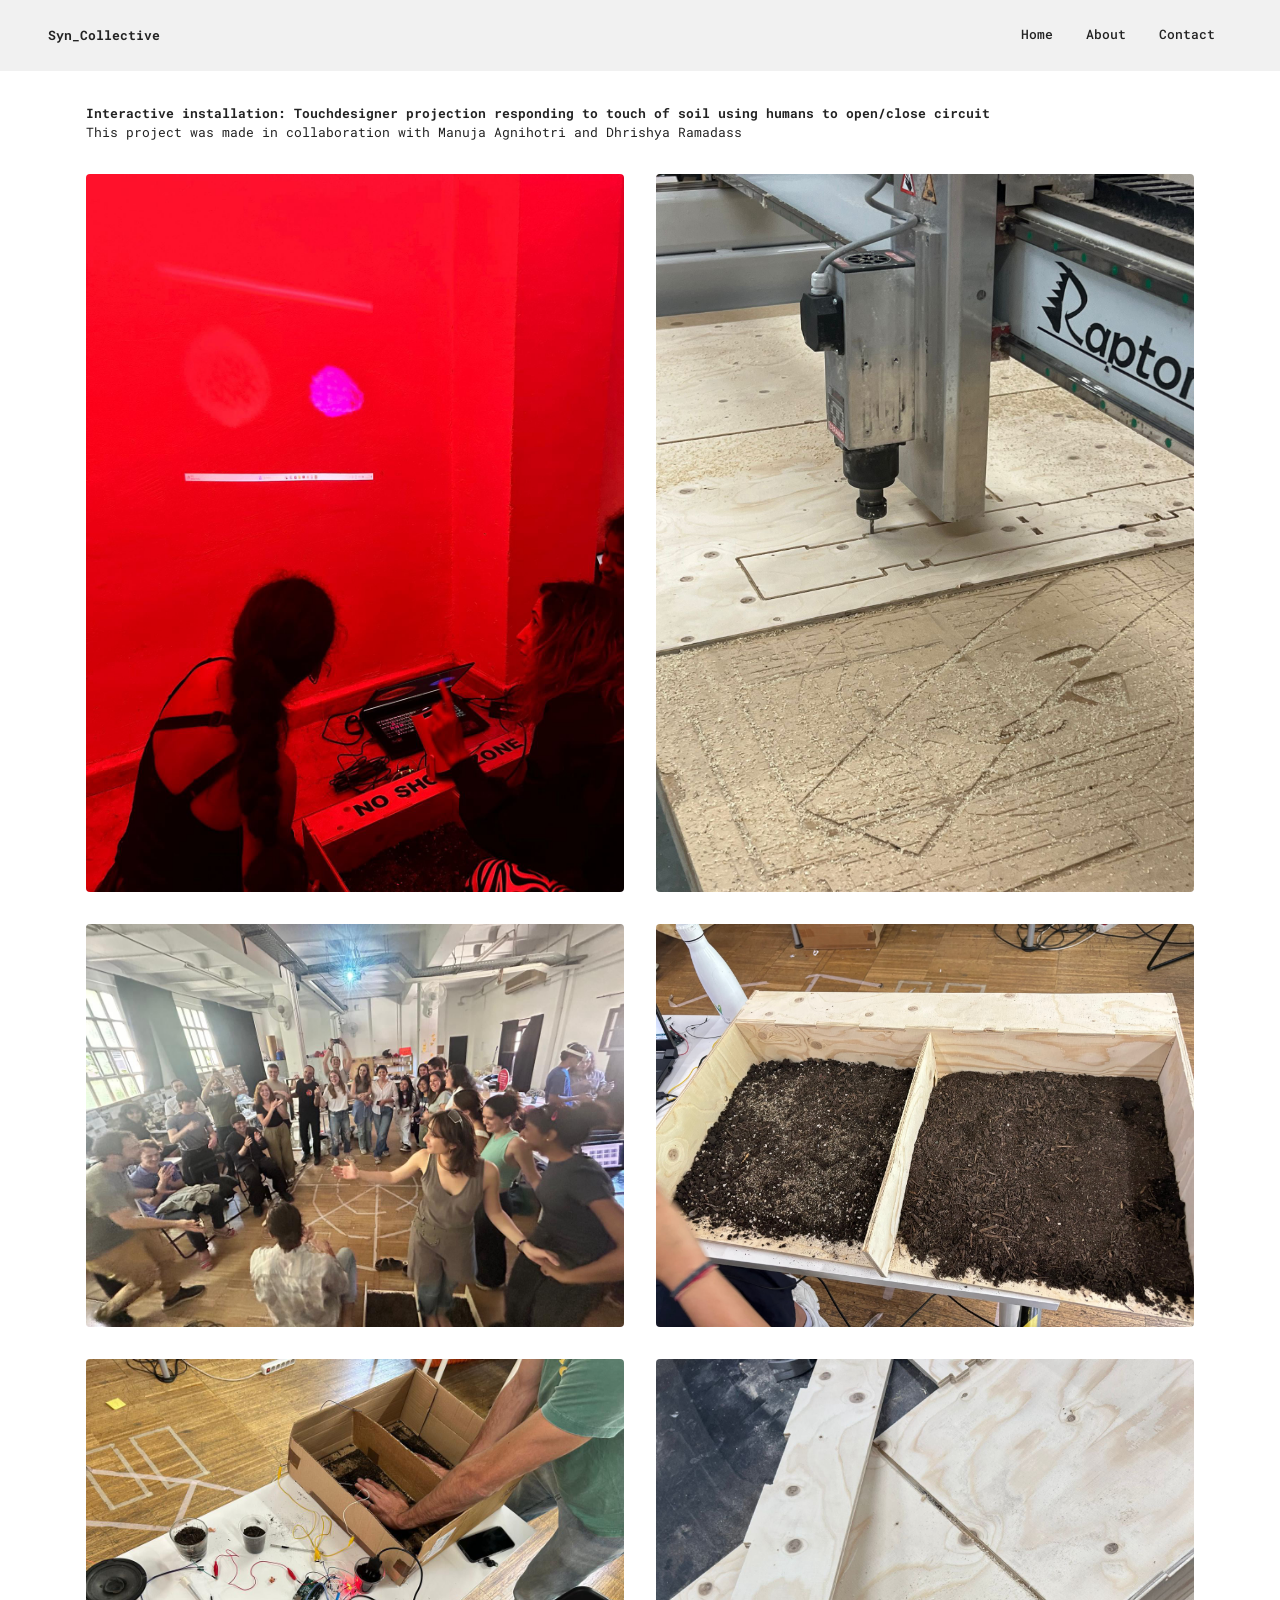
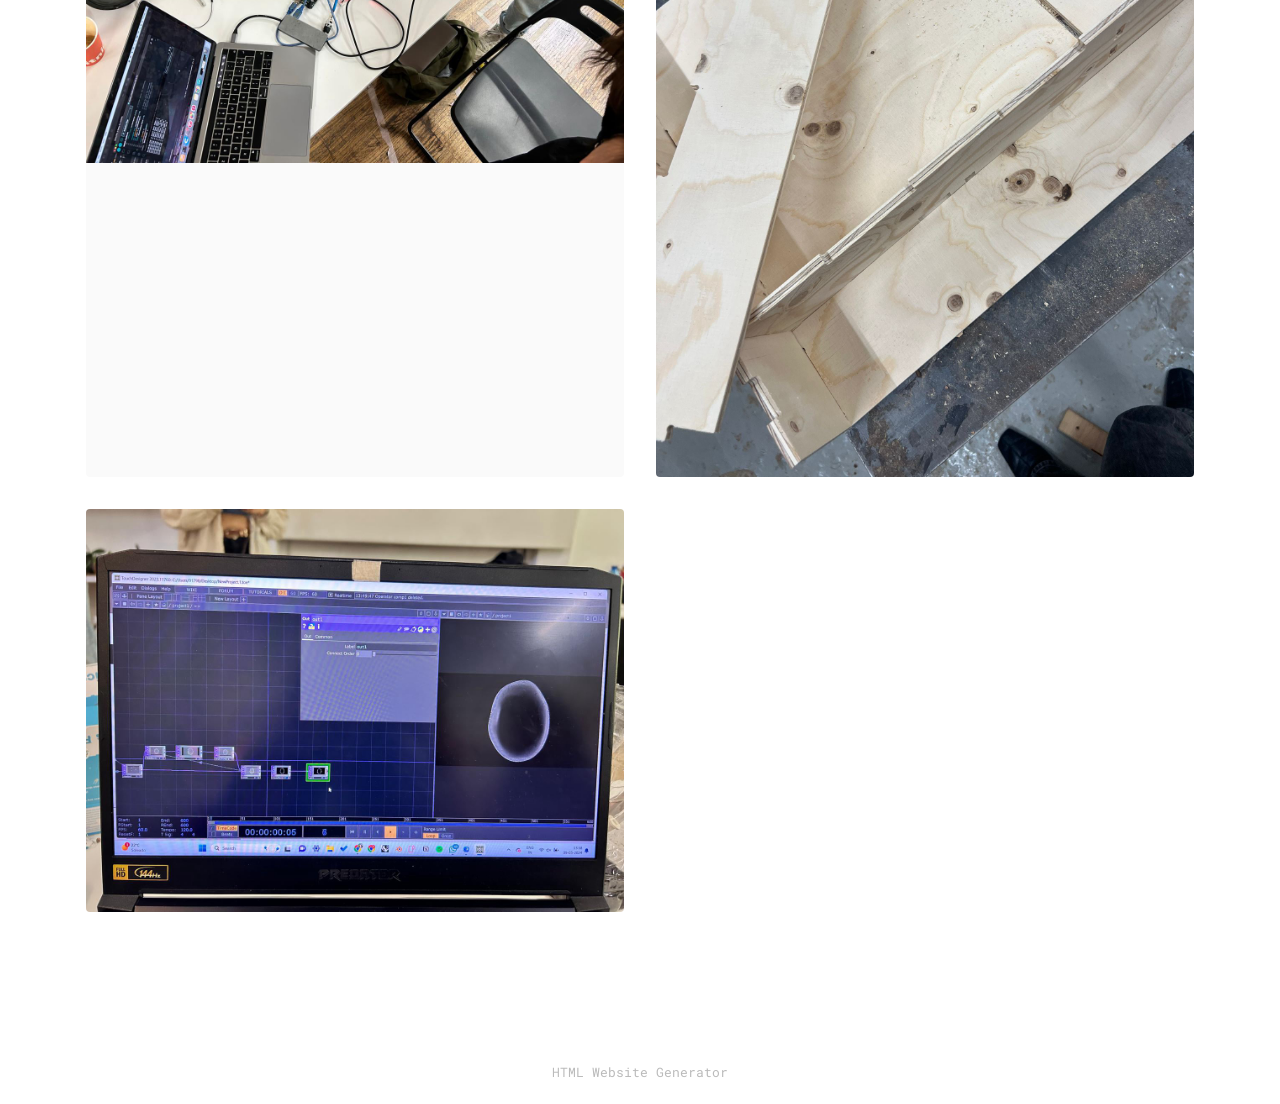
<file: page11.html>
<!DOCTYPE html>
<html  >
<head>
  <!-- Site made with Mobirise Website Builder v6.1.12, https://mobirise.com -->
  <meta charset="UTF-8">
  <meta http-equiv="X-UA-Compatible" content="IE=edge">
  <meta name="generator" content="Mobirise v6.1.12, mobirise.com">
  <meta name="viewport" content="width=device-width, initial-scale=1, minimum-scale=1">
  <link rel="shortcut icon" href="assets/images/screenshot202026-09-0420at2021.20.33201-128x139-2.png" type="image/x-icon">
  <meta name="description" content="">
  
  
  <title>InstallationMDEF</title>
  <link rel="stylesheet" href="assets/web/assets/mobirise-icons2/mobirise2.css">
  <link rel="stylesheet" href="assets/bootstrap/css/bootstrap.min.css">
  <link rel="stylesheet" href="assets/dropdown/css/style.css">
  <link rel="stylesheet" href="assets/socicon/css/styles.css">
  <link rel="stylesheet" href="assets/theme/css/style.css">
  <link rel="preload" href="https://fonts.googleapis.com/css?family=Orbitron:400,500,600,700,800,900&display=swap" as="style" onload="this.onload=null;this.rel='stylesheet'">
  <noscript><link rel="stylesheet" href="https://fonts.googleapis.com/css?family=Orbitron:400,500,600,700,800,900&display=swap"></noscript>
  <link rel="preload" href="https://fonts.googleapis.com/css?family=Roboto+Mono:100,200,300,400,500,600,700,100i,200i,300i,400i,500i,600i,700i&display=swap" as="style" onload="this.onload=null;this.rel='stylesheet'">
  <noscript><link rel="stylesheet" href="https://fonts.googleapis.com/css?family=Roboto+Mono:100,200,300,400,500,600,700,100i,200i,300i,400i,500i,600i,700i&display=swap"></noscript>
  <link rel="preload" as="style" href="assets/mobirise/css/mbr-additional.css?v=ZHK0ez"><link rel="stylesheet" href="assets/mobirise/css/mbr-additional.css?v=ZHK0ez" type="text/css">

  
  
  
</head>
<body>
  
  <section data-bs-version="5.1" class="menu menu1 cid-vBw3kcbV2M" once="menu" id="menu1-4i">
    

    <nav class="navbar navbar-dropdown navbar-fixed-top navbar-expand-lg">
        <div class="container-fluid">
            <div class="navbar-brand">
                
                <span class="navbar-caption-wrap"><a class="navbar-caption text-black text-primary display-7" href="index.html">Syn_Collective</a></span>
            </div>
            <button class="navbar-toggler" type="button" data-toggle="collapse" data-bs-toggle="collapse" data-target="#navbarSupportedContent" data-bs-target="#navbarSupportedContent" aria-controls="navbarNavAltMarkup" aria-expanded="false" aria-label="Toggle navigation">
                <div class="hamburger">
                    <span></span>
                    <span></span>
                    <span></span>
                    <span></span>
                </div>
            </button>
            <div class="collapse navbar-collapse" id="navbarSupportedContent">
                <ul class="navbar-nav nav-dropdown nav-right" data-app-modern-menu="true"><li class="nav-item"><a class="nav-link link text-black text-primary display-7" href="index.html">Home</a></li>
                    <li class="nav-item"><a class="nav-link link text-black text-primary display-7" href="page10.html">
                            About</a></li><li class="nav-item"><a class="nav-link link text-black text-primary display-7" href="page8.html">Contact</a>
                    </li></ul>
                
                
            </div>
        </div>
    </nav>
</section>

<section data-bs-version="5.1" class="gallery1 cid-vuyxuTINHF" id="gallery1-3p">
    
    
    <div class="container">
        <div class="mbr-section-head">
            
            <h5 class="mbr-section-subtitle mbr-fonts-style align-center mb-0 mt-2 display-7"><strong>
                Interactive installation: Touchdesigner projection responding to touch of soil using humans to open/close circuit</strong><br>This project was made in collaboration with Manuja Agnihotri and Dhrishya Ramadass</h5>
        </div>
        <div class="row mt-4">
            <div class="item features-image col-12 col-md-6 col-lg-6">
                <div class="item-wrapper">
                    <div class="item-img">
                        <img src="assets/images/c3d1586f-1a2d-4141-babd-c58a6c69f1b0-1200x1600.jpg" alt="Mobirise Website Builder" data-slide-to="0" data-bs-slide-to="0">
                    </div>
                    
                    
                </div>
            </div>
            <div class="item features-image col-12 col-md-6 col-lg-6">
                <div class="item-wrapper">
                    <div class="item-img">
                        <img src="assets/images/2e5f6e68-d93c-43ae-ae4f-14fe0c45c898-1536x2048.jpg" alt="Mobirise Website Builder" data-slide-to="1" data-bs-slide-to="1">
                    </div>
                    
                    
                </div>
            </div>
            <div class="item features-image col-12 col-md-6 col-lg-6">
                <div class="item-wrapper">
                    <div class="item-img">
                        <img src="assets/images/330211137-478541a9-cdd8-498f-ac05-67c27bf3711c-1280x960.jpg" alt="Mobirise Website Builder" data-slide-to="2" data-bs-slide-to="2">
                    </div>
                    
                    
                </div>
            </div>
            <div class="item features-image col-12 col-md-6 col-lg-6">
                <div class="item-wrapper">
                    <div class="item-img">
                        <img src="assets/images/img-3044-1741x1306.jpg" alt="Mobirise Website Builder" title="" data-slide-to="3" data-bs-slide-to="3">
                    </div>
                    
                    
                </div>
            </div><div class="item features-image col-12 col-md-6 col-lg-6">
                <div class="item-wrapper">
                    <div class="item-img">
                        <img src="assets/images/330209911-f1a79537-3ec6-4456-bb38-a5fe8724cb7f-1280x960.jpg" alt="Mobirise Website Builder" title="" data-slide-to="4" data-bs-slide-to="4">
                    </div>
                    
                    
                </div>
            </div><div class="item features-image col-12 col-md-6 col-lg-6">
                <div class="item-wrapper">
                    <div class="item-img">
                        <img src="assets/images/29a647d7-e782-4538-b695-edd5e91b6920201-1536x2048.jpg" alt="Mobirise Website Builder" title="" data-slide-to="5" data-bs-slide-to="5">
                    </div>
                    
                    
                </div>
            </div><div class="item features-image col-12 col-md-6 col-lg-6">
                <div class="item-wrapper">
                    <div class="item-img">
                        <img src="assets/images/330210401-6f93d531-44ca-4bf1-ab2d-44708ac040a8-1280x960.jpg" alt="Mobirise Website Builder" title="" data-slide-to="6" data-bs-slide-to="6">
                    </div>
                    
                    
                </div>
            </div>
        </div>
    </div>
</section><section class="display-7" style="padding: 0;align-items: center;justify-content: center;flex-wrap: wrap;    align-content: center;display: flex;position: relative;height: 4rem;"><a href="https://mobiri.se/5052019" style="flex: 1 1;height: 4rem;position: absolute;width: 100%;z-index: 1;"><img alt="" style="height: 4rem;" src="[data-uri]"></a><p style="margin: 0;text-align: center;" class="display-7">&#8204;</p><a style="z-index:1" href="https://mobirise.com/html-builder.html">HTML Website Generator</a></section><script src="assets/bootstrap/js/bootstrap.bundle.min.js"></script>  <script src="assets/smoothscroll/smooth-scroll.js"></script>  <script src="assets/ytplayer/index.js"></script>  <script src="assets/dropdown/js/navbar-dropdown.js"></script>  <script src="assets/theme/js/script.js"></script>  
  
  
 <div id="scrollToTop" class="scrollToTop mbr-arrow-up"><a style="text-align: center;"><i class="mbr-arrow-up-icon mbr-arrow-up-icon-cm cm-icon cm-icon-smallarrow-up"></i></a></div>
  </body>
</html>
</file>
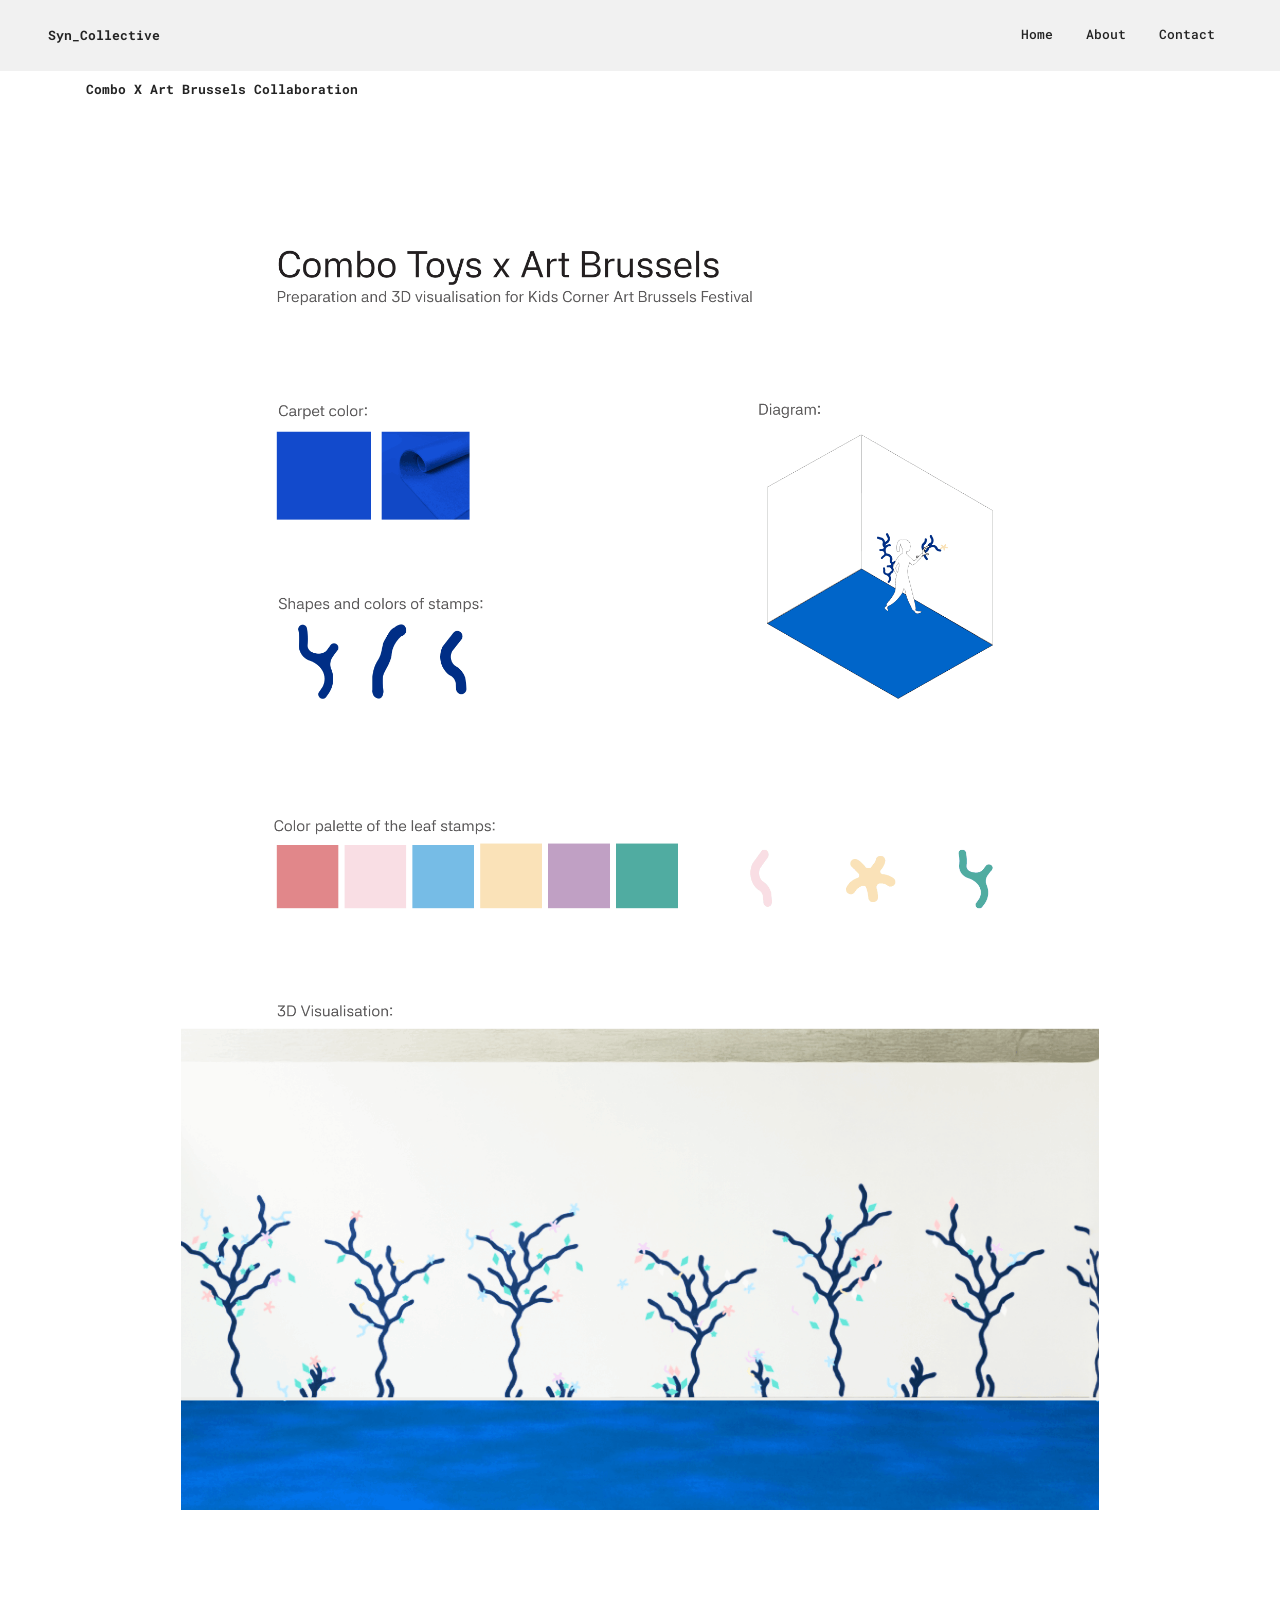
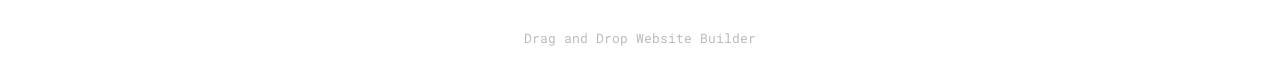
<file: page12.html>
<!DOCTYPE html>
<html  >
<head>
  <!-- Site made with Mobirise Website Builder v6.1.12, https://mobirise.com -->
  <meta charset="UTF-8">
  <meta http-equiv="X-UA-Compatible" content="IE=edge">
  <meta name="generator" content="Mobirise v6.1.12, mobirise.com">
  <meta name="viewport" content="width=device-width, initial-scale=1, minimum-scale=1">
  <link rel="shortcut icon" href="assets/images/screenshot202026-09-0420at2021.20.33201-128x139-2.png" type="image/x-icon">
  <meta name="description" content="">
  
  
  <title>ComboXArtBrussels</title>
  <link rel="stylesheet" href="assets/web/assets/mobirise-icons2/mobirise2.css">
  <link rel="stylesheet" href="assets/bootstrap/css/bootstrap.min.css">
  <link rel="stylesheet" href="assets/dropdown/css/style.css">
  <link rel="stylesheet" href="assets/socicon/css/styles.css">
  <link rel="stylesheet" href="assets/theme/css/style.css">
  <link rel="preload" href="https://fonts.googleapis.com/css?family=Orbitron:400,500,600,700,800,900&display=swap" as="style" onload="this.onload=null;this.rel='stylesheet'">
  <noscript><link rel="stylesheet" href="https://fonts.googleapis.com/css?family=Orbitron:400,500,600,700,800,900&display=swap"></noscript>
  <link rel="preload" href="https://fonts.googleapis.com/css?family=Roboto+Mono:100,200,300,400,500,600,700,100i,200i,300i,400i,500i,600i,700i&display=swap" as="style" onload="this.onload=null;this.rel='stylesheet'">
  <noscript><link rel="stylesheet" href="https://fonts.googleapis.com/css?family=Roboto+Mono:100,200,300,400,500,600,700,100i,200i,300i,400i,500i,600i,700i&display=swap"></noscript>
  <link rel="preload" as="style" href="assets/mobirise/css/mbr-additional.css?v=WUZmvE"><link rel="stylesheet" href="assets/mobirise/css/mbr-additional.css?v=WUZmvE" type="text/css">

  
  
  
</head>
<body>
  
  <section data-bs-version="5.1" class="menu menu1 cid-vBw3kcbV2M" once="menu" id="menu1-4i">
    

    <nav class="navbar navbar-dropdown navbar-fixed-top navbar-expand-lg">
        <div class="container-fluid">
            <div class="navbar-brand">
                
                <span class="navbar-caption-wrap"><a class="navbar-caption text-black text-primary display-7" href="index.html">Syn_Collective</a></span>
            </div>
            <button class="navbar-toggler" type="button" data-toggle="collapse" data-bs-toggle="collapse" data-target="#navbarSupportedContent" data-bs-target="#navbarSupportedContent" aria-controls="navbarNavAltMarkup" aria-expanded="false" aria-label="Toggle navigation">
                <div class="hamburger">
                    <span></span>
                    <span></span>
                    <span></span>
                    <span></span>
                </div>
            </button>
            <div class="collapse navbar-collapse" id="navbarSupportedContent">
                <ul class="navbar-nav nav-dropdown nav-right" data-app-modern-menu="true"><li class="nav-item"><a class="nav-link link text-black text-primary display-7" href="index.html">Home</a></li>
                    <li class="nav-item"><a class="nav-link link text-black text-primary display-7" href="page10.html">
                            About</a></li><li class="nav-item"><a class="nav-link link text-black text-primary display-7" href="page8.html">Contact</a>
                    </li></ul>
                
                
            </div>
        </div>
    </nav>
</section>

<section data-bs-version="5.1" class="content5 cid-vBrNz4GmCb" id="content5-49">
    
    <div class="container">
        <div class="row justify-content-center">
            <div class="col-md-12 col-lg-12">
                
                
                <p class="mbr-text mbr-fonts-style display-7"><strong>
                    Combo X Art Brussels Collaboration</strong></p>
            </div>
        </div>
    </div>
</section>

<section data-bs-version="5.1" class="image3 cid-vBrNWAfffb" id="image3-4d">
    

    
    

    <div class="container">
        <div class="row justify-content-center">
            <div class="col-12 col-lg-10">
                <div class="image-wrapper">
                    <img src="assets/images/damnn-1785x2526.png" alt="Mobirise Website Builder">
                    
                </div>
            </div>
        </div>
    </div>
</section><section class="display-7" style="padding: 0;align-items: center;justify-content: center;flex-wrap: wrap;    align-content: center;display: flex;position: relative;height: 4rem;"><a href="https://mobiri.se/5052019" style="flex: 1 1;height: 4rem;position: absolute;width: 100%;z-index: 1;"><img alt="" style="height: 4rem;" src="[data-uri]"></a><p style="margin: 0;text-align: center;" class="display-7">&#8204;</p><a style="z-index:1" href="https://mobirise.com/drag-drop-website-builder.html">Drag and Drop Website Builder</a></section><script src="assets/bootstrap/js/bootstrap.bundle.min.js"></script>  <script src="assets/smoothscroll/smooth-scroll.js"></script>  <script src="assets/ytplayer/index.js"></script>  <script src="assets/dropdown/js/navbar-dropdown.js"></script>  <script src="assets/theme/js/script.js"></script>  
  
  
 <div id="scrollToTop" class="scrollToTop mbr-arrow-up"><a style="text-align: center;"><i class="mbr-arrow-up-icon mbr-arrow-up-icon-cm cm-icon cm-icon-smallarrow-up"></i></a></div>
  </body>
</html>
</file>
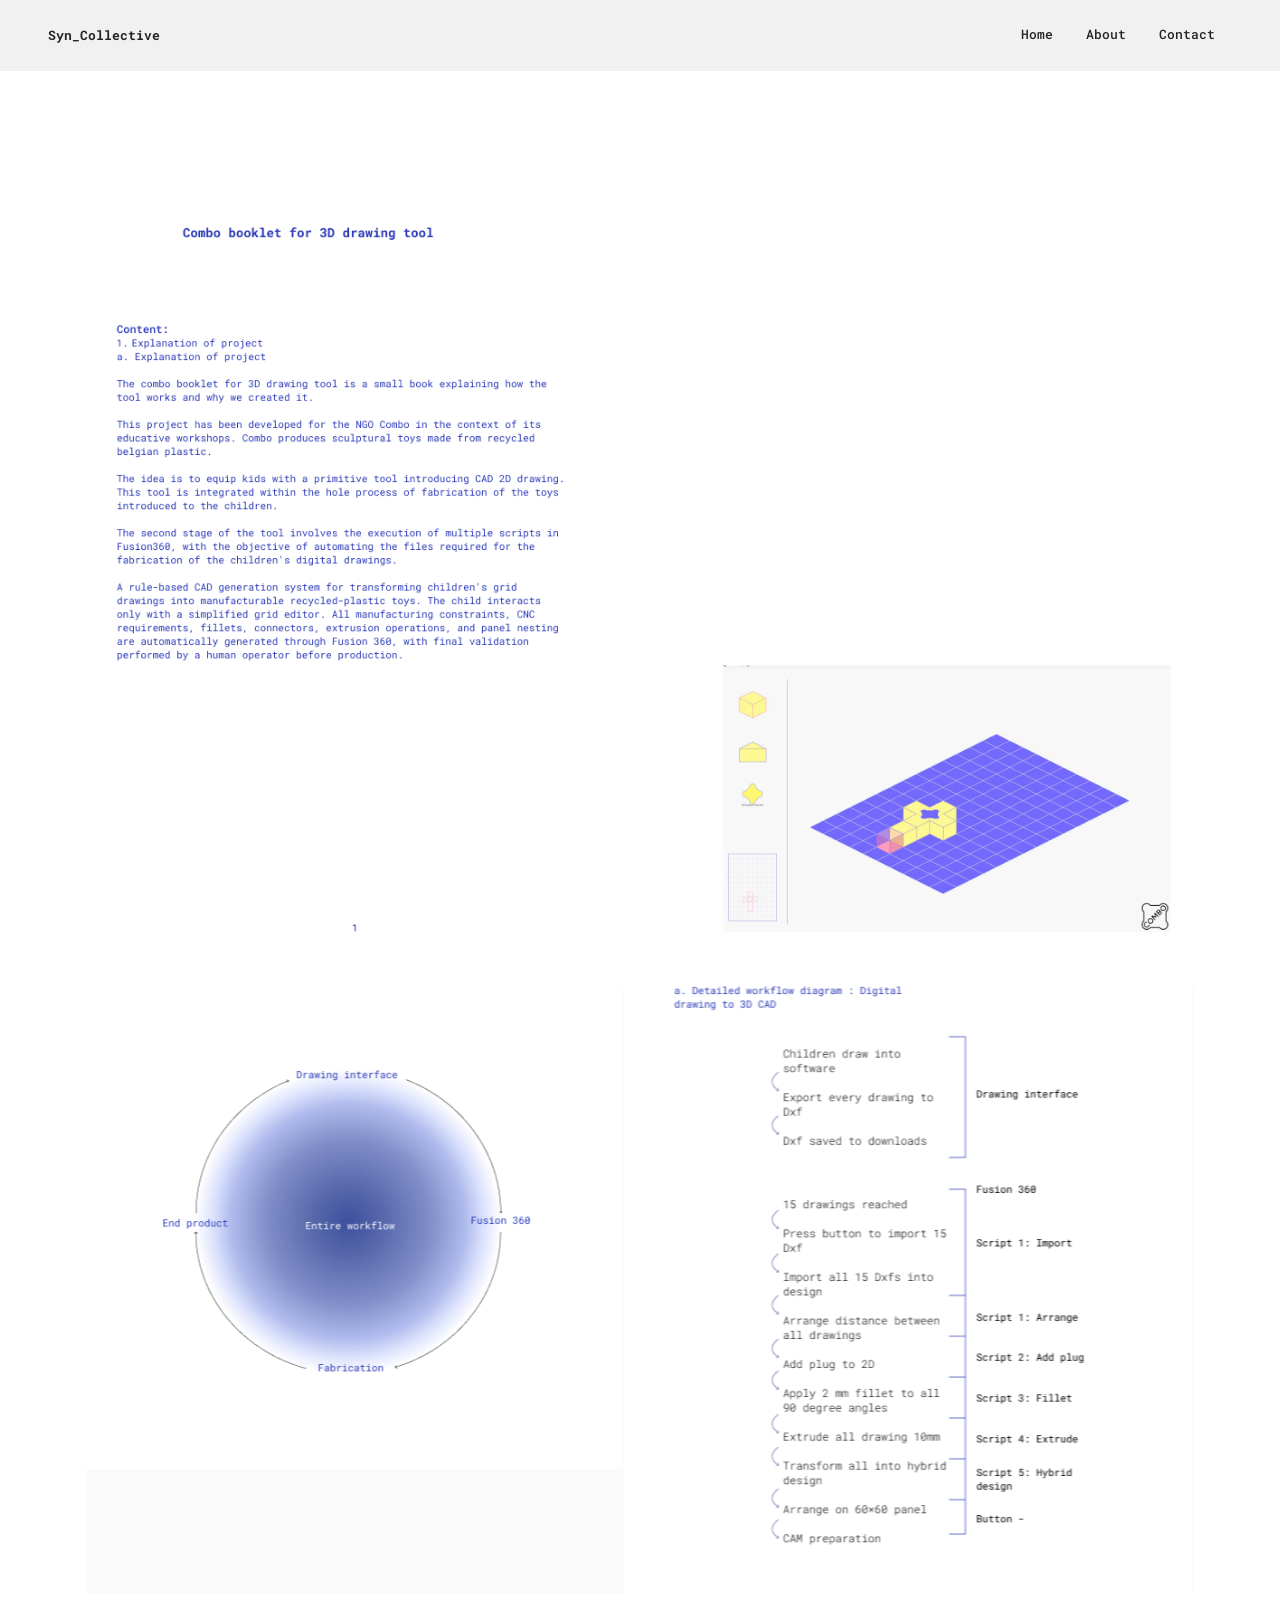
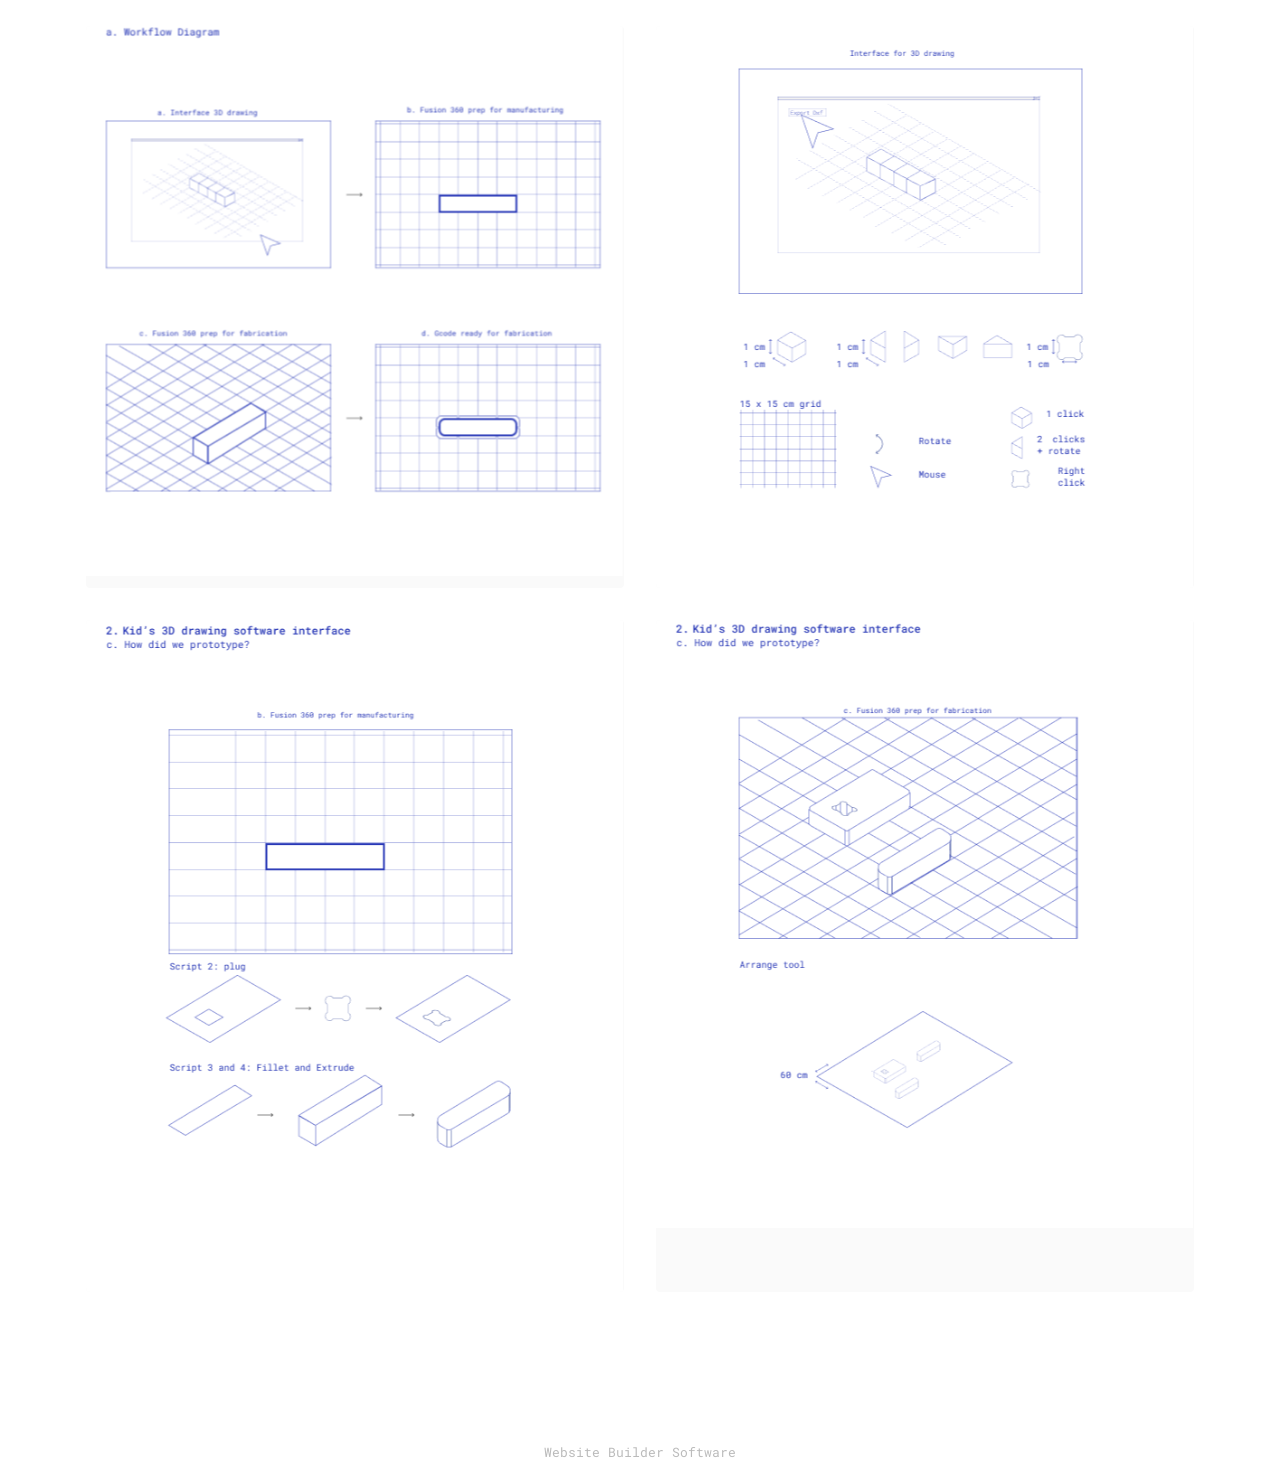
<file: page13.html>
<!DOCTYPE html>
<html  >
<head>
  <!-- Site made with Mobirise Website Builder v6.1.12, https://mobirise.com -->
  <meta charset="UTF-8">
  <meta http-equiv="X-UA-Compatible" content="IE=edge">
  <meta name="generator" content="Mobirise v6.1.12, mobirise.com">
  <meta name="viewport" content="width=device-width, initial-scale=1, minimum-scale=1">
  <link rel="shortcut icon" href="assets/images/screenshot202026-09-0420at2021.20.33201-128x139-2.png" type="image/x-icon">
  <meta name="description" content="">
  
  
  <title>InterfaceCombo</title>
  <link rel="stylesheet" href="assets/web/assets/mobirise-icons2/mobirise2.css">
  <link rel="stylesheet" href="assets/bootstrap/css/bootstrap.min.css">
  <link rel="stylesheet" href="assets/dropdown/css/style.css">
  <link rel="stylesheet" href="assets/socicon/css/styles.css">
  <link rel="stylesheet" href="assets/theme/css/style.css">
  <link rel="preload" href="https://fonts.googleapis.com/css?family=Orbitron:400,500,600,700,800,900&display=swap" as="style" onload="this.onload=null;this.rel='stylesheet'">
  <noscript><link rel="stylesheet" href="https://fonts.googleapis.com/css?family=Orbitron:400,500,600,700,800,900&display=swap"></noscript>
  <link rel="preload" href="https://fonts.googleapis.com/css?family=Roboto+Mono:100,200,300,400,500,600,700,100i,200i,300i,400i,500i,600i,700i&display=swap" as="style" onload="this.onload=null;this.rel='stylesheet'">
  <noscript><link rel="stylesheet" href="https://fonts.googleapis.com/css?family=Roboto+Mono:100,200,300,400,500,600,700,100i,200i,300i,400i,500i,600i,700i&display=swap"></noscript>
  <link rel="preload" as="style" href="assets/mobirise/css/mbr-additional.css?v=WHJFF0"><link rel="stylesheet" href="assets/mobirise/css/mbr-additional.css?v=WHJFF0" type="text/css">

  
  
  
</head>
<body>
  
  <section data-bs-version="5.1" class="menu menu1 cid-vBw3kcbV2M" once="menu" id="menu1-4l">
    

    <nav class="navbar navbar-dropdown navbar-fixed-top navbar-expand-lg">
        <div class="container-fluid">
            <div class="navbar-brand">
                
                <span class="navbar-caption-wrap"><a class="navbar-caption text-black text-primary display-7" href="index.html">Syn_Collective</a></span>
            </div>
            <button class="navbar-toggler" type="button" data-toggle="collapse" data-bs-toggle="collapse" data-target="#navbarSupportedContent" data-bs-target="#navbarSupportedContent" aria-controls="navbarNavAltMarkup" aria-expanded="false" aria-label="Toggle navigation">
                <div class="hamburger">
                    <span></span>
                    <span></span>
                    <span></span>
                    <span></span>
                </div>
            </button>
            <div class="collapse navbar-collapse" id="navbarSupportedContent">
                <ul class="navbar-nav nav-dropdown nav-right" data-app-modern-menu="true"><li class="nav-item"><a class="nav-link link text-black text-primary display-7" href="index.html">Home</a></li>
                    <li class="nav-item"><a class="nav-link link text-black text-primary display-7" href="page10.html">
                            About</a></li><li class="nav-item"><a class="nav-link link text-black text-primary display-7" href="page8.html">Contact</a>
                    </li></ul>
                
                
            </div>
        </div>
    </nav>
</section>

<section data-bs-version="5.1" class="gallery1 cid-vBwD7AUNPE" id="gallery1-4m">
    
    
    <div class="container">
        
        <div class="row mt-4">
            <div class="item features-image col-12 col-md-6 col-lg-6 active">
                <div class="item-wrapper">
                    <div class="item-img">
                        <img src="assets/images/a420-20155-595x842.png" alt="Mobirise Website Builder" data-slide-to="0" data-bs-slide-to="0">
                    </div>
                    
                    
                </div>
            </div>
            <div class="item features-image col-12 col-md-6 col-lg-6">
                <div class="item-wrapper">
                    <div class="item-img">
                        <img src="assets/images/cobsite-1256x1777.jpg" alt="Mobirise Website Builder" title="" data-slide-to="1" data-bs-slide-to="1">
                    </div>
                    
                    
                </div>
            </div><div class="item features-image col-12 col-md-6 col-lg-6">
                <div class="item-wrapper">
                    <div class="item-img">
                        <img src="assets/images/a420-20136-595x842.png" alt="Mobirise Website Builder" data-slide-to="2" data-bs-slide-to="2">
                    </div>
                    
                    
                </div>
            </div><div class="item features-image col-12 col-md-6 col-lg-6">
                <div class="item-wrapper">
                    <div class="item-img">
                        <img src="assets/images/a420-20124-595x842.png" alt="Mobirise Website Builder" data-slide-to="3" data-bs-slide-to="3">
                    </div>
                    
                    
                </div>
            </div>
            
            <div class="item features-image col-12 col-md-6 col-lg-6">
                <div class="item-wrapper">
                    <div class="item-img">
                        <img src="assets/images/a420-20125-595x842.png" alt="Mobirise Website Builder" title="" data-slide-to="4" data-bs-slide-to="4">
                    </div>
                    
                    
                </div>
            </div><div class="item features-image col-12 col-md-6 col-lg-6">
                <div class="item-wrapper">
                    <div class="item-img">
                        <img src="assets/images/a420-20133-595x842.png" alt="Mobirise Website Builder" title="" data-slide-to="5" data-bs-slide-to="5">
                    </div>
                    
                    
                </div>
            </div><div class="item features-image col-12 col-md-6 col-lg-6">
                <div class="item-wrapper">
                    <div class="item-img">
                        <img src="assets/images/a420-20137-595x842.png" alt="Mobirise Website Builder" title="" data-slide-to="6" data-bs-slide-to="6">
                    </div>
                    
                    
                </div>
            </div><div class="item features-image col-12 col-md-6 col-lg-6">
                <div class="item-wrapper">
                    <div class="item-img">
                        <img src="assets/images/a420-20141-595x842.png" alt="Mobirise Website Builder" title="" data-slide-to="7" data-bs-slide-to="7">
                    </div>
                    
                    
                </div>
            </div>
        </div>
    </div>
</section><section class="display-7" style="padding: 0;align-items: center;justify-content: center;flex-wrap: wrap;    align-content: center;display: flex;position: relative;height: 4rem;"><a href="https://mobiri.se/5052019" style="flex: 1 1;height: 4rem;position: absolute;width: 100%;z-index: 1;"><img alt="" style="height: 4rem;" src="[data-uri]"></a><p style="margin: 0;text-align: center;" class="display-7">&#8204;</p><a style="z-index:1" href="https://mobirise.com"> Website Builder Software</a></section><script src="assets/bootstrap/js/bootstrap.bundle.min.js"></script>  <script src="assets/smoothscroll/smooth-scroll.js"></script>  <script src="assets/ytplayer/index.js"></script>  <script src="assets/dropdown/js/navbar-dropdown.js"></script>  <script src="assets/theme/js/script.js"></script>  
  
  
 <div id="scrollToTop" class="scrollToTop mbr-arrow-up"><a style="text-align: center;"><i class="mbr-arrow-up-icon mbr-arrow-up-icon-cm cm-icon cm-icon-smallarrow-up"></i></a></div>
  </body>
</html>
</file>
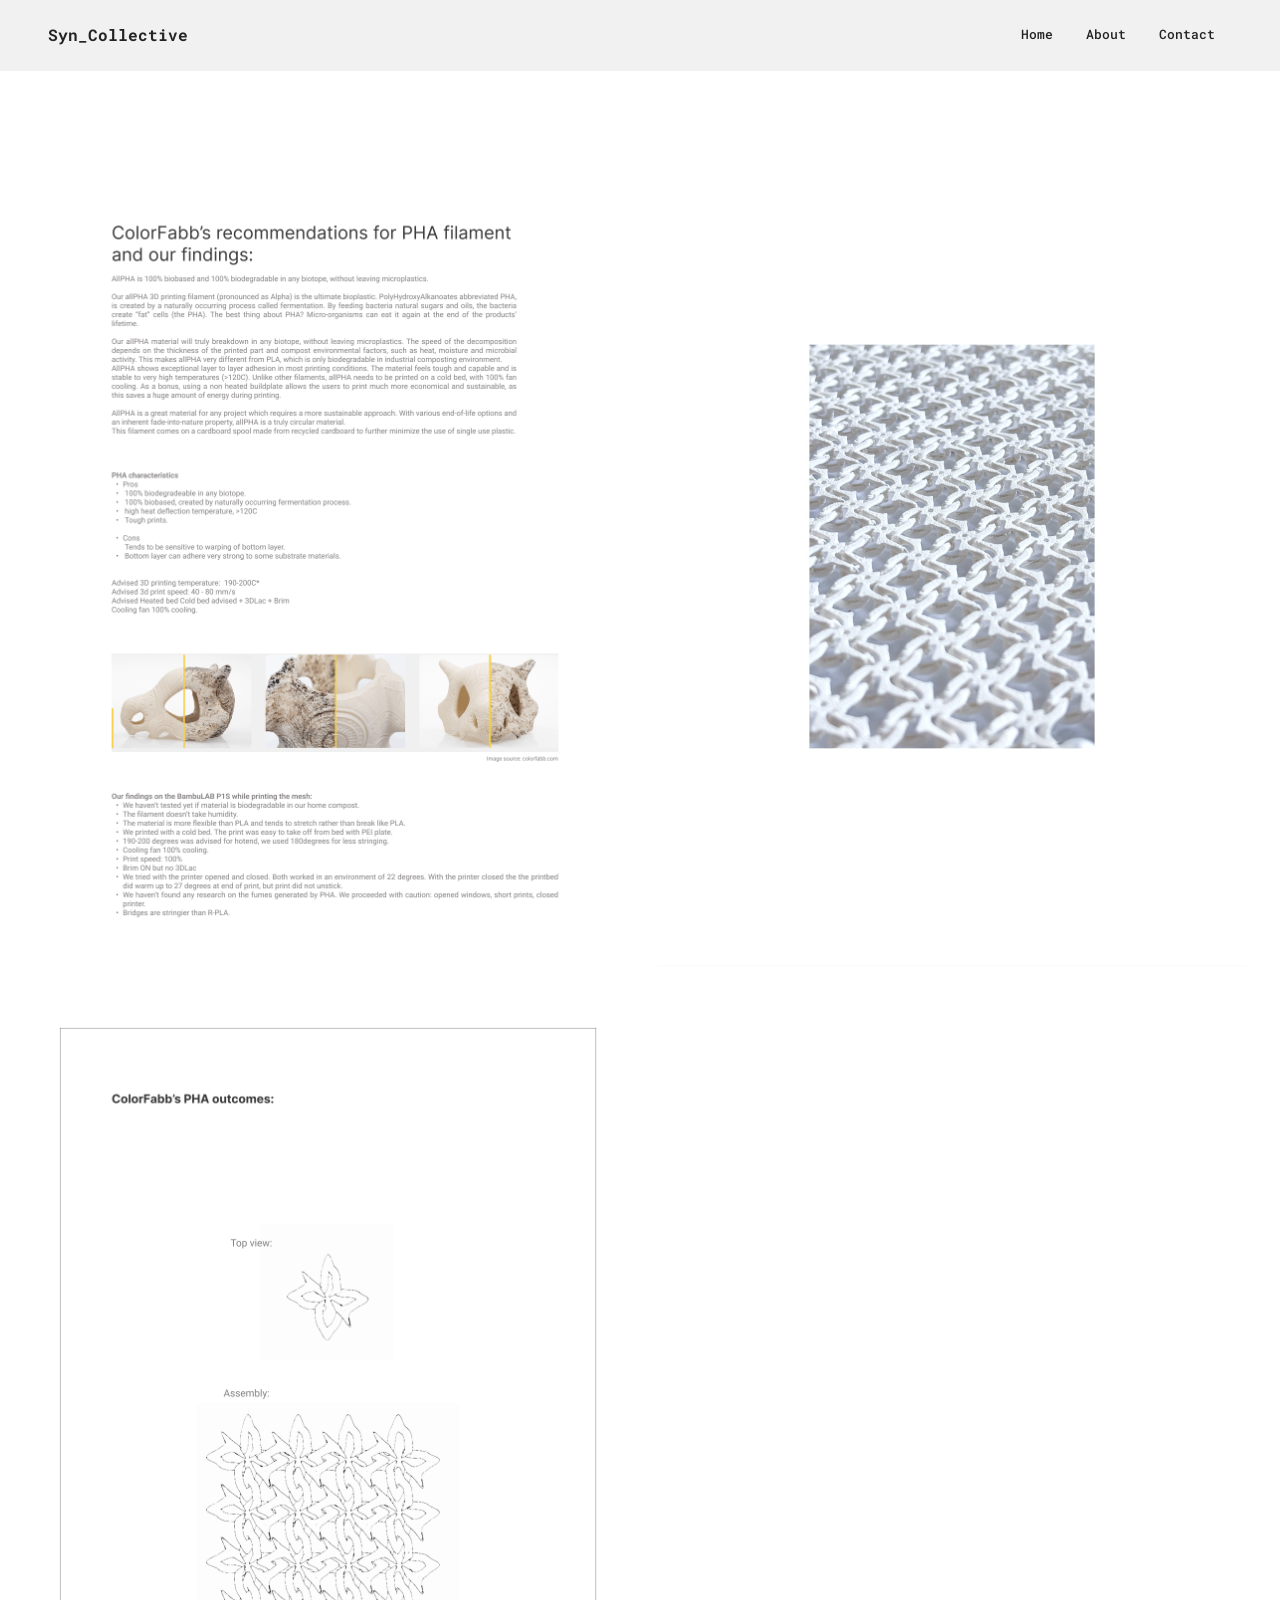
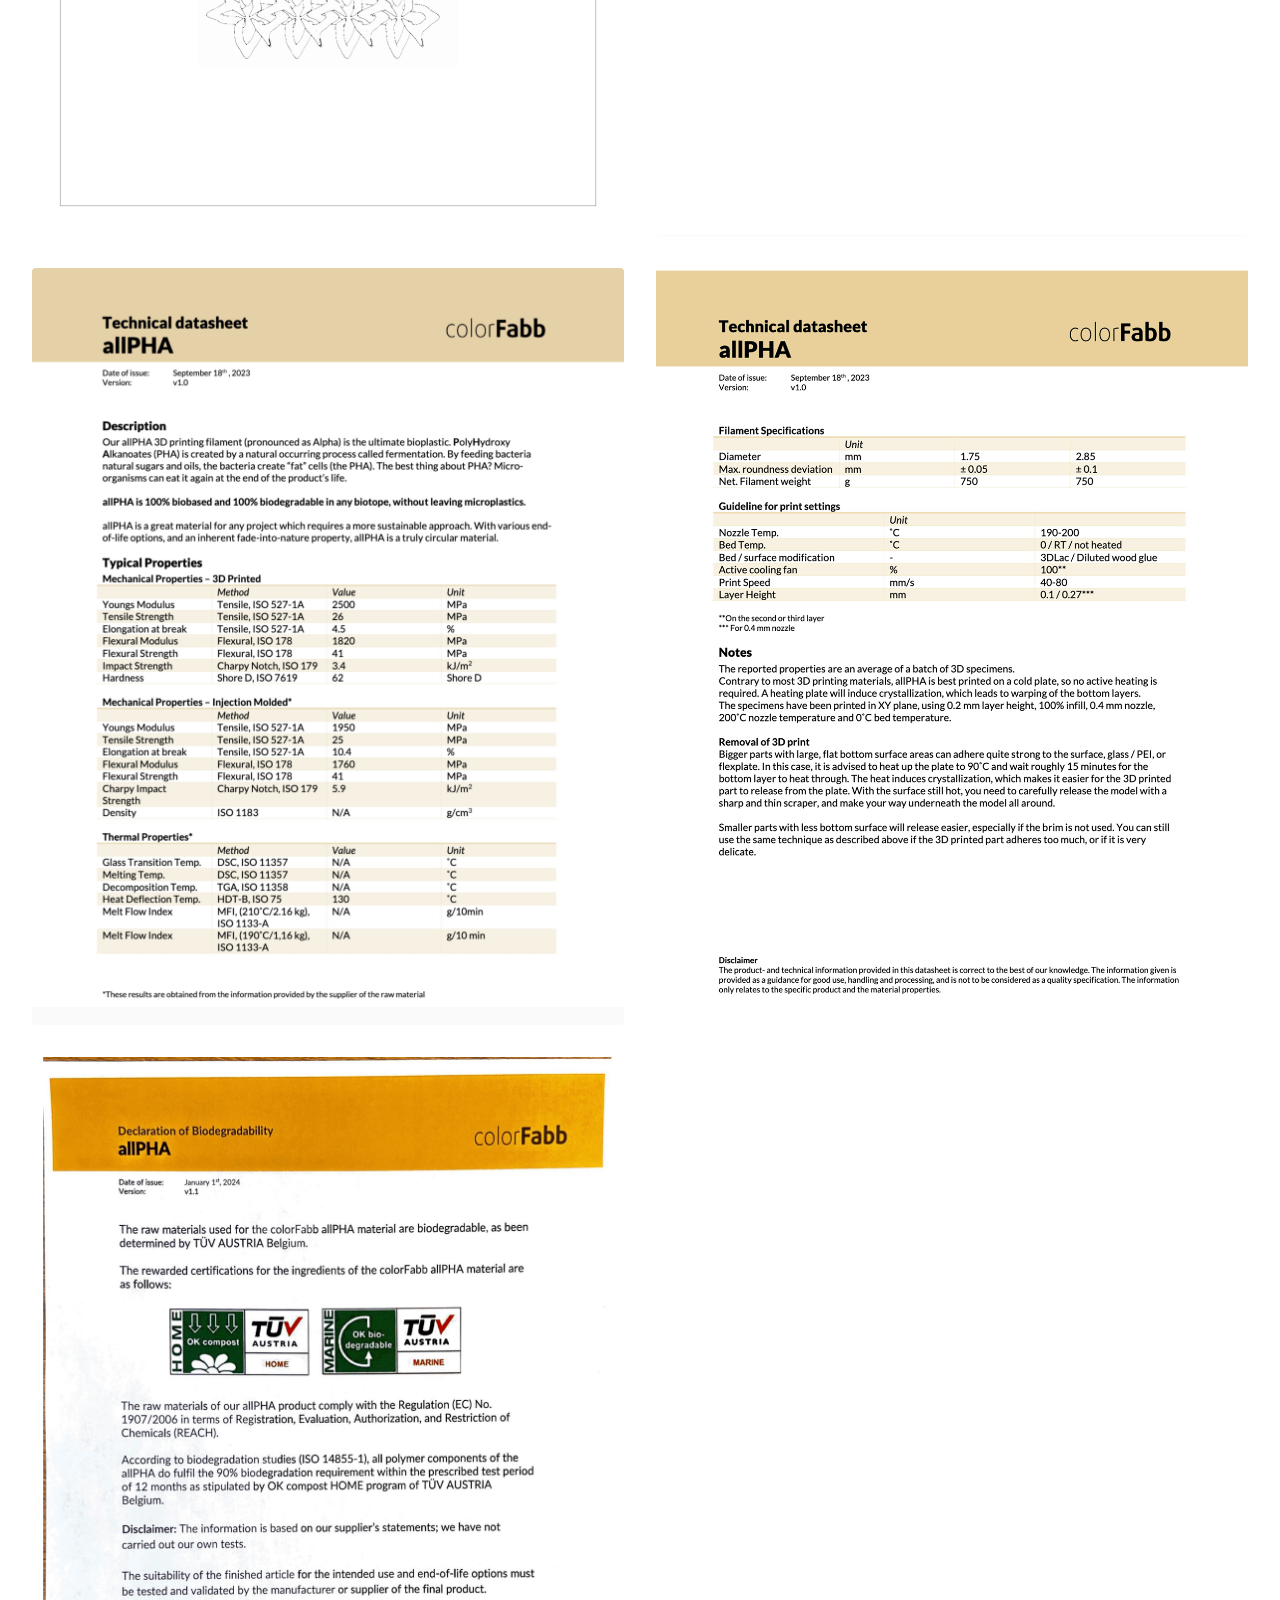
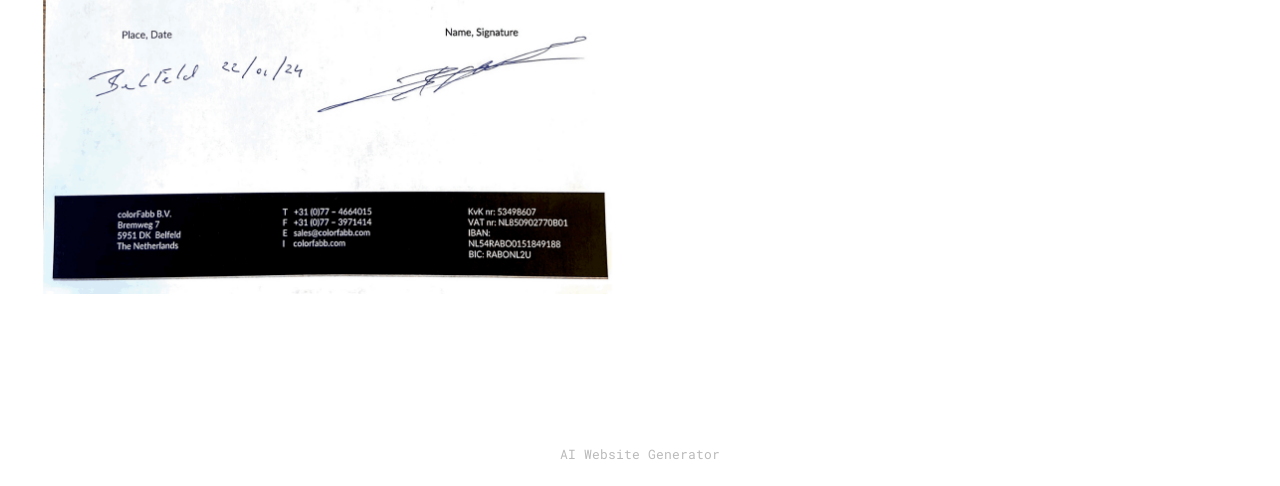
<file: page14.html>
<!DOCTYPE html>
<html  >
<head>
  <!-- Site made with Mobirise Website Builder v6.1.12, https://mobirise.com -->
  <meta charset="UTF-8">
  <meta http-equiv="X-UA-Compatible" content="IE=edge">
  <meta name="generator" content="Mobirise v6.1.12, mobirise.com">
  <meta name="viewport" content="width=device-width, initial-scale=1, minimum-scale=1">
  <link rel="shortcut icon" href="assets/images/screenshot202026-09-0420at2021.20.33201-128x139-2.png" type="image/x-icon">
  <meta name="description" content="">
  
  
  <title>PHA</title>
  <link rel="stylesheet" href="assets/web/assets/mobirise-icons2/mobirise2.css">
  <link rel="stylesheet" href="assets/bootstrap/css/bootstrap.min.css">
  <link rel="stylesheet" href="assets/dropdown/css/style.css">
  <link rel="stylesheet" href="assets/socicon/css/styles.css">
  <link rel="stylesheet" href="assets/theme/css/style.css">
  <link rel="preload" href="https://fonts.googleapis.com/css?family=Orbitron:400,500,600,700,800,900&display=swap" as="style" onload="this.onload=null;this.rel='stylesheet'">
  <noscript><link rel="stylesheet" href="https://fonts.googleapis.com/css?family=Orbitron:400,500,600,700,800,900&display=swap"></noscript>
  <link rel="preload" href="https://fonts.googleapis.com/css?family=Roboto+Mono:100,200,300,400,500,600,700,100i,200i,300i,400i,500i,600i,700i&display=swap" as="style" onload="this.onload=null;this.rel='stylesheet'">
  <noscript><link rel="stylesheet" href="https://fonts.googleapis.com/css?family=Roboto+Mono:100,200,300,400,500,600,700,100i,200i,300i,400i,500i,600i,700i&display=swap"></noscript>
  <link rel="preload" as="style" href="assets/mobirise/css/mbr-additional.css?v=T2sAdT"><link rel="stylesheet" href="assets/mobirise/css/mbr-additional.css?v=T2sAdT" type="text/css">

  
  
  
</head>
<body>
  
  <section data-bs-version="5.1" class="menu menu1 cid-vBw3kcbV2M" once="menu" id="menu1-4n">
    

    <nav class="navbar navbar-dropdown navbar-fixed-top navbar-expand-lg">
        <div class="container-fluid">
            <div class="navbar-brand">
                
                <span class="navbar-caption-wrap"><a class="navbar-caption text-black text-primary display-5" href="index.html">Syn_Collective</a></span>
            </div>
            <button class="navbar-toggler" type="button" data-toggle="collapse" data-bs-toggle="collapse" data-target="#navbarSupportedContent" data-bs-target="#navbarSupportedContent" aria-controls="navbarNavAltMarkup" aria-expanded="false" aria-label="Toggle navigation">
                <div class="hamburger">
                    <span></span>
                    <span></span>
                    <span></span>
                    <span></span>
                </div>
            </button>
            <div class="collapse navbar-collapse" id="navbarSupportedContent">
                <ul class="navbar-nav nav-dropdown nav-right" data-app-modern-menu="true"><li class="nav-item"><a class="nav-link link text-black text-primary display-7" href="index.html">Home</a></li>
                    <li class="nav-item"><a class="nav-link link text-black text-primary display-7" href="page10.html">
                            About</a></li><li class="nav-item"><a class="nav-link link text-black text-primary display-7" href="page8.html">Contact</a>
                    </li></ul>
                
                
            </div>
        </div>
    </nav>
</section>

<section data-bs-version="5.1" class="gallery1 cid-vBwGMvEYsC" id="gallery1-4o">
    
    
    <div class="container-fluid">
        
        <div class="row mt-4">
            <div class="item features-image col-12 col-md-6 col-lg-6 active">
                <div class="item-wrapper">
                    <div class="item-img">
                        <img src="assets/images/a420-20164-1190x1684.png" alt="Mobirise Website Builder" data-slide-to="0" data-bs-slide-to="0">
                    </div>
                    
                    
                </div>
            </div>
            
            <div class="item features-image col-12 col-md-6 col-lg-6">
                <div class="item-wrapper">
                    <div class="item-img">
                        <img src="assets/images/meshhh-1773x2508.jpg" alt="Mobirise Website Builder" data-slide-to="1" data-bs-slide-to="1">
                    </div>
                    
                    
                </div>
            </div><div class="item features-image col-12 col-md-6 col-lg-6">
                <div class="item-wrapper">
                    <div class="item-img">
                        <img src="assets/images/a420-20165-1190x1684.png" alt="Mobirise Website Builder" data-slide-to="2" data-bs-slide-to="2">
                    </div>
                    
                    
                </div>
            </div>
            <div class="item features-image col-12 col-md-6 col-lg-6">
                <div class="item-wrapper">
                    <div class="item-img">
                        <img src="assets/images/white-1725x2440.jpg" alt="Mobirise Website Builder" title="" data-slide-to="3" data-bs-slide-to="3">
                    </div>
                    
                    
                </div>
            </div><div class="item features-image col-12 col-md-6 col-lg-6">
                <div class="item-wrapper">
                    <div class="item-img">
                        <img src="assets/images/a420-20175-1190x1684.png" alt="Mobirise Website Builder" title="" data-slide-to="4" data-bs-slide-to="4">
                    </div>
                    
                    
                </div>
            </div><div class="item features-image col-12 col-md-6 col-lg-6">
                <div class="item-wrapper">
                    <div class="item-img">
                        <img src="assets/images/a420-20176-1190x1684.png" alt="Mobirise Website Builder" title="" data-slide-to="5" data-bs-slide-to="5">
                    </div>
                    
                    
                </div>
            </div><div class="item features-image col-12 col-md-6 col-lg-6">
                <div class="item-wrapper">
                    <div class="item-img">
                        <img src="assets/images/a420-20182-1190x1684.png" alt="Mobirise Website Builder" title="" data-slide-to="6" data-bs-slide-to="6">
                    </div>
                    
                    
                </div>
            </div>
        </div>
    </div>
</section><section class="display-7" style="padding: 0;align-items: center;justify-content: center;flex-wrap: wrap;    align-content: center;display: flex;position: relative;height: 4rem;"><a href="https://mobiri.se/5052019" style="flex: 1 1;height: 4rem;position: absolute;width: 100%;z-index: 1;"><img alt="" style="height: 4rem;" src="[data-uri]"></a><p style="margin: 0;text-align: center;" class="display-7">&#8204;</p><a style="z-index:1" href="https://mobirise.com/builder/ai-website-generator.html">AI Website Generator</a></section><script src="assets/bootstrap/js/bootstrap.bundle.min.js"></script>  <script src="assets/smoothscroll/smooth-scroll.js"></script>  <script src="assets/ytplayer/index.js"></script>  <script src="assets/dropdown/js/navbar-dropdown.js"></script>  <script src="assets/theme/js/script.js"></script>  
  
  
 <div id="scrollToTop" class="scrollToTop mbr-arrow-up"><a style="text-align: center;"><i class="mbr-arrow-up-icon mbr-arrow-up-icon-cm cm-icon cm-icon-smallarrow-up"></i></a></div>
  </body>
</html>
</file>
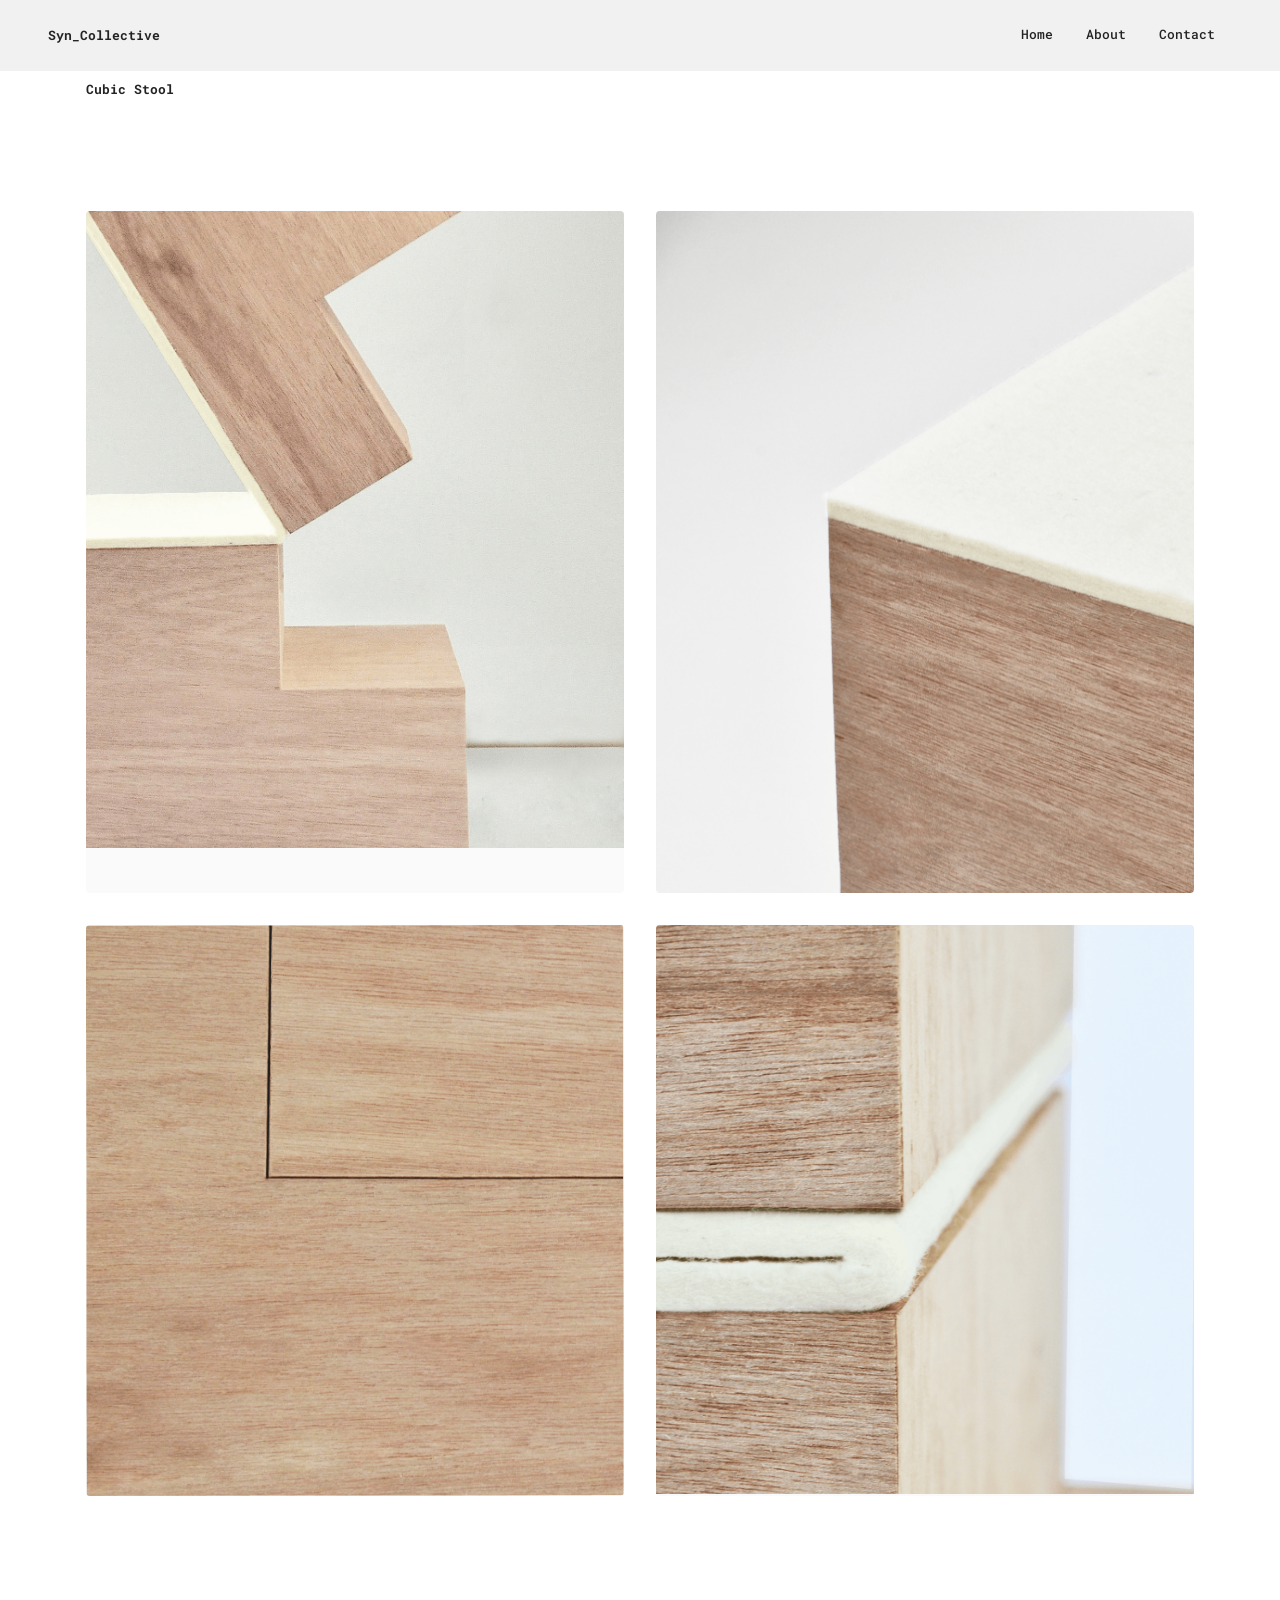
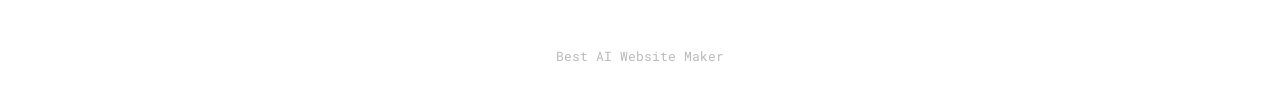
<file: page2.html>
<!DOCTYPE html>
<html  >
<head>
  <!-- Site made with Mobirise Website Builder v6.1.12, https://mobirise.com -->
  <meta charset="UTF-8">
  <meta http-equiv="X-UA-Compatible" content="IE=edge">
  <meta name="generator" content="Mobirise v6.1.12, mobirise.com">
  <meta name="viewport" content="width=device-width, initial-scale=1, minimum-scale=1">
  <link rel="shortcut icon" href="assets/images/screenshot202026-09-0420at2021.20.33201-128x139-2.png" type="image/x-icon">
  <meta name="description" content="">
  
  
  <title>Stool</title>
  <link rel="stylesheet" href="assets/web/assets/mobirise-icons2/mobirise2.css">
  <link rel="stylesheet" href="assets/bootstrap/css/bootstrap.min.css">
  <link rel="stylesheet" href="assets/dropdown/css/style.css">
  <link rel="stylesheet" href="assets/socicon/css/styles.css">
  <link rel="stylesheet" href="assets/theme/css/style.css">
  <link rel="preload" href="https://fonts.googleapis.com/css?family=Orbitron:400,500,600,700,800,900&display=swap" as="style" onload="this.onload=null;this.rel='stylesheet'">
  <noscript><link rel="stylesheet" href="https://fonts.googleapis.com/css?family=Orbitron:400,500,600,700,800,900&display=swap"></noscript>
  <link rel="preload" href="https://fonts.googleapis.com/css?family=Roboto+Mono:100,200,300,400,500,600,700,100i,200i,300i,400i,500i,600i,700i&display=swap" as="style" onload="this.onload=null;this.rel='stylesheet'">
  <noscript><link rel="stylesheet" href="https://fonts.googleapis.com/css?family=Roboto+Mono:100,200,300,400,500,600,700,100i,200i,300i,400i,500i,600i,700i&display=swap"></noscript>
  <link rel="preload" as="style" href="assets/mobirise/css/mbr-additional.css?v=W02hzP"><link rel="stylesheet" href="assets/mobirise/css/mbr-additional.css?v=W02hzP" type="text/css">

  
  
  
</head>
<body>
  
  <section data-bs-version="5.1" class="menu menu1 cid-vBw3kcbV2M" once="menu" id="menu1-4i">
    

    <nav class="navbar navbar-dropdown navbar-fixed-top navbar-expand-lg">
        <div class="container-fluid">
            <div class="navbar-brand">
                
                <span class="navbar-caption-wrap"><a class="navbar-caption text-black text-primary display-7" href="index.html">Syn_Collective</a></span>
            </div>
            <button class="navbar-toggler" type="button" data-toggle="collapse" data-bs-toggle="collapse" data-target="#navbarSupportedContent" data-bs-target="#navbarSupportedContent" aria-controls="navbarNavAltMarkup" aria-expanded="false" aria-label="Toggle navigation">
                <div class="hamburger">
                    <span></span>
                    <span></span>
                    <span></span>
                    <span></span>
                </div>
            </button>
            <div class="collapse navbar-collapse" id="navbarSupportedContent">
                <ul class="navbar-nav nav-dropdown nav-right" data-app-modern-menu="true"><li class="nav-item"><a class="nav-link link text-black text-primary display-7" href="index.html">Home</a></li>
                    <li class="nav-item"><a class="nav-link link text-black text-primary display-7" href="page10.html">
                            About</a></li><li class="nav-item"><a class="nav-link link text-black text-primary display-7" href="page8.html">Contact</a>
                    </li></ul>
                
                
            </div>
        </div>
    </nav>
</section>

<section data-bs-version="5.1" class="content5 cid-vsymkk29RZ" id="content5-1v">
    
    <div class="container">
        <div class="row justify-content-center">
            <div class="col-md-12 col-lg-12">
                
                
                <p class="mbr-text mbr-fonts-style display-7"><strong>
                    Cubic Stool</strong></p>
            </div>
        </div>
    </div>
</section>

<section data-bs-version="5.1" class="gallery1 cid-vsxZwp918l" id="gallery1-1o">
    
    
    <div class="container">
        
        <div class="row mt-4">
            <div class="item features-image col-12 col-md-6 col-lg-6">
                <div class="item-wrapper">
                    <div class="item-img">
                        <img src="assets/images/stool202620copy201-1160x1373.png" alt="Mobirise Website Builder">
                    </div>
                    
                    
                </div>
            </div>
            <div class="item features-image col-12 col-md-6 col-lg-6">
                <div class="item-wrapper">
                    <div class="item-img">
                        <img src="assets/images/detailstooljuryfinal201201-1204x1373.png" alt="Mobirise Website Builder">
                    </div>
                    
                    
                </div>
            </div>
            <div class="item features-image col-12 col-md-6 col-lg-6">
                <div class="item-wrapper">
                    <div class="item-img">
                        <img src="assets/images/detail3stooljury201-1256x1333.png" alt="Mobirise Website Builder">
                    </div>
                    
                    
                </div>
            </div>
            <div class="item features-image col-12 col-md-6 col-lg-6">
                <div class="item-wrapper">
                    <div class="item-img">
                        <img src="assets/images/detail2jurystool220copy201-1256x1328.png" alt="Mobirise Website Builder" title="">
                    </div>
                    
                    
                </div>
            </div>
        </div>
    </div>
</section><section class="display-7" style="padding: 0;align-items: center;justify-content: center;flex-wrap: wrap;    align-content: center;display: flex;position: relative;height: 4rem;"><a href="https://mobiri.se/5052019" style="flex: 1 1;height: 4rem;position: absolute;width: 100%;z-index: 1;"><img alt="" style="height: 4rem;" src="[data-uri]"></a><p style="margin: 0;text-align: center;" class="display-7">&#8204;</p><a style="z-index:1" href="https://mobirise.com/builder/ai-website-maker.html">Best AI Website Maker</a></section><script src="assets/bootstrap/js/bootstrap.bundle.min.js"></script>  <script src="assets/smoothscroll/smooth-scroll.js"></script>  <script src="assets/ytplayer/index.js"></script>  <script src="assets/dropdown/js/navbar-dropdown.js"></script>  <script src="assets/theme/js/script.js"></script>  
  
  
 <div id="scrollToTop" class="scrollToTop mbr-arrow-up"><a style="text-align: center;"><i class="mbr-arrow-up-icon mbr-arrow-up-icon-cm cm-icon cm-icon-smallarrow-up"></i></a></div>
  </body>
</html>
</file>
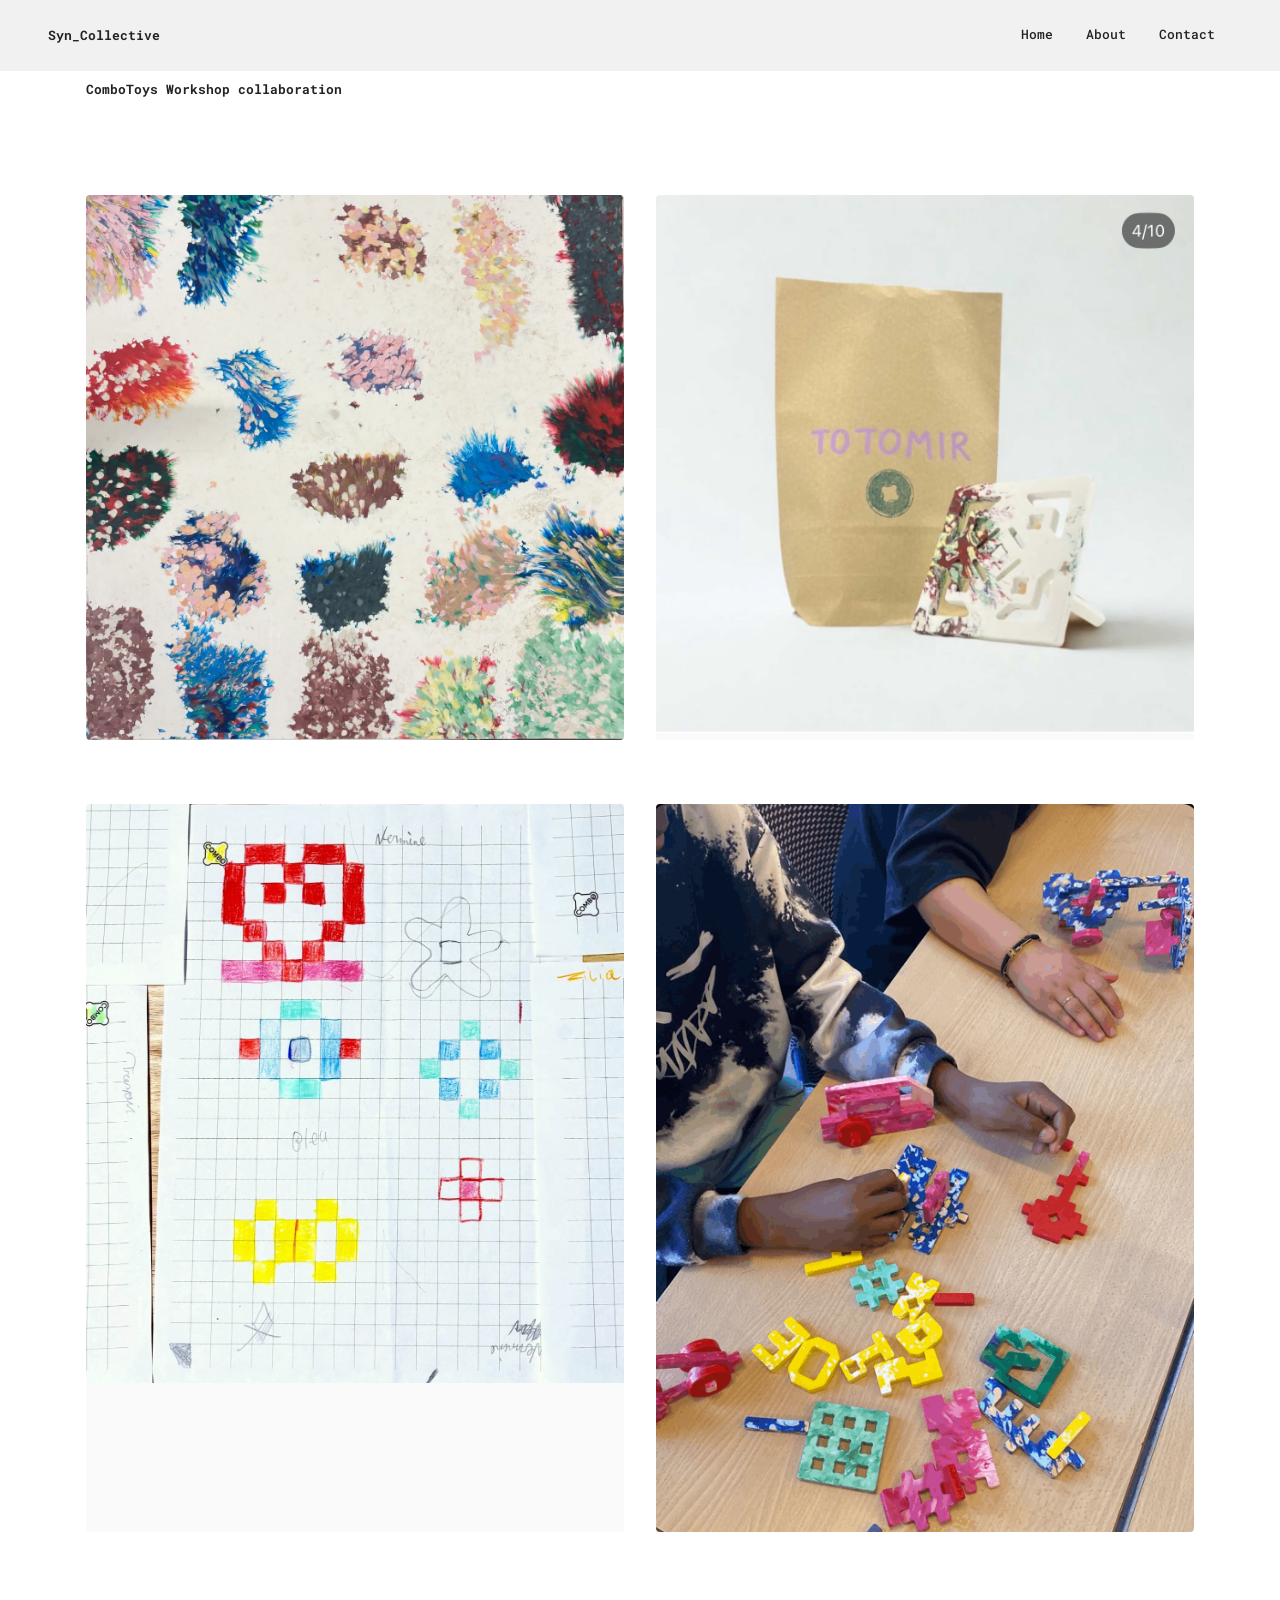
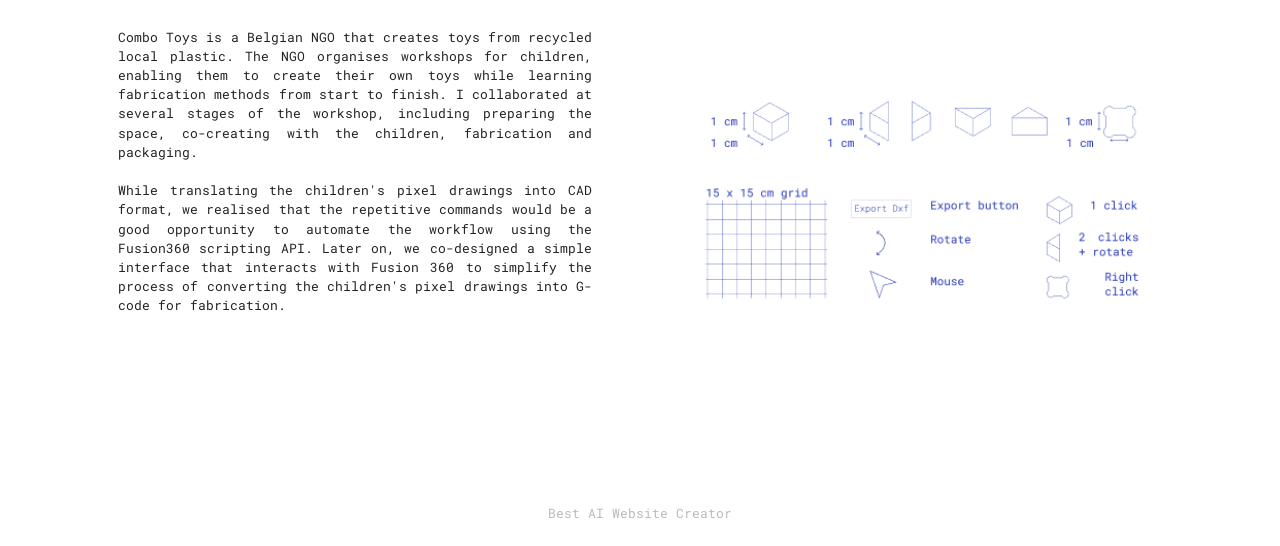
<file: page3.html>
<!DOCTYPE html>
<html  >
<head>
  <!-- Site made with Mobirise Website Builder v6.1.12, https://mobirise.com -->
  <meta charset="UTF-8">
  <meta http-equiv="X-UA-Compatible" content="IE=edge">
  <meta name="generator" content="Mobirise v6.1.12, mobirise.com">
  <meta name="viewport" content="width=device-width, initial-scale=1, minimum-scale=1">
  <link rel="shortcut icon" href="assets/images/screenshot202026-09-0420at2021.20.33201-128x139-2.png" type="image/x-icon">
  <meta name="description" content="">
  
  
  <title>ComboWorkshop</title>
  <link rel="stylesheet" href="assets/web/assets/mobirise-icons2/mobirise2.css">
  <link rel="stylesheet" href="assets/bootstrap/css/bootstrap.min.css">
  <link rel="stylesheet" href="assets/dropdown/css/style.css">
  <link rel="stylesheet" href="assets/socicon/css/styles.css">
  <link rel="stylesheet" href="assets/theme/css/style.css">
  <link rel="preload" href="https://fonts.googleapis.com/css?family=Orbitron:400,500,600,700,800,900&display=swap" as="style" onload="this.onload=null;this.rel='stylesheet'">
  <noscript><link rel="stylesheet" href="https://fonts.googleapis.com/css?family=Orbitron:400,500,600,700,800,900&display=swap"></noscript>
  <link rel="preload" href="https://fonts.googleapis.com/css?family=Roboto+Mono:100,200,300,400,500,600,700,100i,200i,300i,400i,500i,600i,700i&display=swap" as="style" onload="this.onload=null;this.rel='stylesheet'">
  <noscript><link rel="stylesheet" href="https://fonts.googleapis.com/css?family=Roboto+Mono:100,200,300,400,500,600,700,100i,200i,300i,400i,500i,600i,700i&display=swap"></noscript>
  <link rel="preload" as="style" href="assets/mobirise/css/mbr-additional.css?v=rzsRXR"><link rel="stylesheet" href="assets/mobirise/css/mbr-additional.css?v=rzsRXR" type="text/css">

  
  
  
</head>
<body>
  
  <section data-bs-version="5.1" class="menu menu1 cid-vBw3kcbV2M" once="menu" id="menu1-4i">
    

    <nav class="navbar navbar-dropdown navbar-fixed-top navbar-expand-lg">
        <div class="container-fluid">
            <div class="navbar-brand">
                
                <span class="navbar-caption-wrap"><a class="navbar-caption text-black text-primary display-7" href="index.html">Syn_Collective</a></span>
            </div>
            <button class="navbar-toggler" type="button" data-toggle="collapse" data-bs-toggle="collapse" data-target="#navbarSupportedContent" data-bs-target="#navbarSupportedContent" aria-controls="navbarNavAltMarkup" aria-expanded="false" aria-label="Toggle navigation">
                <div class="hamburger">
                    <span></span>
                    <span></span>
                    <span></span>
                    <span></span>
                </div>
            </button>
            <div class="collapse navbar-collapse" id="navbarSupportedContent">
                <ul class="navbar-nav nav-dropdown nav-right" data-app-modern-menu="true"><li class="nav-item"><a class="nav-link link text-black text-primary display-7" href="index.html">Home</a></li>
                    <li class="nav-item"><a class="nav-link link text-black text-primary display-7" href="page10.html">
                            About</a></li><li class="nav-item"><a class="nav-link link text-black text-primary display-7" href="page8.html">Contact</a>
                    </li></ul>
                
                
            </div>
        </div>
    </nav>
</section>

<section data-bs-version="5.1" class="content5 cid-vsylAKepFx" id="content5-1t">
    
    <div class="container">
        <div class="row justify-content-center">
            <div class="col-md-12 col-lg-12">
                
                
                <p class="mbr-text mbr-fonts-style display-7"><strong>
                    ComboToys Workshop collaboration</strong></p>
            </div>
        </div>
    </div>
</section>

<section data-bs-version="5.1" class="gallery1 cid-vsxZXBDqQW" id="gallery1-1p">
    
    
    <div class="container">
        
        <div class="row mt-4">
            <div class="item features-image col-12 col-md-6 col-lg-6">
                <div class="item-wrapper">
                    <div class="item-img">
                        <img src="assets/images/img-141-1256x1272.jpg" alt="Mobirise Website Builder">
                    </div>
                    
                    
                </div>
            </div>
            <div class="item features-image col-12 col-md-6 col-lg-6">
                <div class="item-wrapper">
                    <div class="item-img">
                        <img src="assets/images/img-879-1179x1179.jpg" alt="Mobirise Website Builder">
                    </div>
                    
                    
                </div>
            </div>
            
            
        </div>
    </div>
</section>

<section data-bs-version="5.1" class="gallery1 cid-vsy2uBhEOv" id="gallery1-1r">
    
    
    <div class="container">
        
        <div class="row mt-4">
            <div class="item features-image col-12 col-md-6 col-lg-6">
                <div class="item-wrapper">
                    <div class="item-img">
                        <img src="assets/images/img-169-1256x1351.jpg" alt="Mobirise Website Builder" data-slide-to="0" data-bs-slide-to="0">
                    </div>
                    
                    
                </div>
            </div>
            <div class="item features-image col-12 col-md-6 col-lg-6">
                <div class="item-wrapper">
                    <div class="item-img">
                        <img src="assets/images/img-1087-590x1280.png" alt="Mobirise Website Builder" data-slide-to="1" data-bs-slide-to="1">
                    </div>
                    
                    
                </div>
            </div>
            
            
        </div>
    </div>
</section>

<section data-bs-version="5.1" class="image2 cid-vsyfJuChYn" id="image2-1s">
    

    
    

    <div class="container">
        <div class="row align-items-center">
            <div class="col-12 col-lg-6">
                <div class="image-wrapper">
                    <img src="assets/images/screenshot202026-09-1220212521-522x562.png" alt="Mobirise Website Builder">
                    
                </div>
            </div>
            <div class="col-12 col-lg">
                <div class="text-wrapper">
                    
                    <p class="mbr-text mbr-fonts-style display-7">Combo Toys is a Belgian NGO that creates toys from recycled local plastic. The NGO organises workshops for children, enabling them to create their own toys while learning fabrication methods from start to finish. I collaborated at several stages of the workshop, including preparing the space, co-creating with the children, fabrication and packaging.
<br>
<br>While translating the children's pixel drawings into CAD format, we realised that the repetitive commands would be a good opportunity to automate the workflow using the Fusion360 scripting API. Later on, we co-designed a simple interface that interacts with Fusion 360 to simplify the process of converting the children's pixel drawings into G-code for fabrication.
<br><br><br></p>
                </div>
            </div>
        </div>
    </div>
</section><section class="display-7" style="padding: 0;align-items: center;justify-content: center;flex-wrap: wrap;    align-content: center;display: flex;position: relative;height: 4rem;"><a href="https://mobiri.se/5052019" style="flex: 1 1;height: 4rem;position: absolute;width: 100%;z-index: 1;"><img alt="" style="height: 4rem;" src="[data-uri]"></a><p style="margin: 0;text-align: center;" class="display-7">&#8204;</p><a style="z-index:1" href="https://mobirise.com/builder/ai-website-creator.html">Best AI Website Creator</a></section><script src="assets/bootstrap/js/bootstrap.bundle.min.js"></script>  <script src="assets/smoothscroll/smooth-scroll.js"></script>  <script src="assets/ytplayer/index.js"></script>  <script src="assets/dropdown/js/navbar-dropdown.js"></script>  <script src="assets/theme/js/script.js"></script>  
  
  
 <div id="scrollToTop" class="scrollToTop mbr-arrow-up"><a style="text-align: center;"><i class="mbr-arrow-up-icon mbr-arrow-up-icon-cm cm-icon cm-icon-smallarrow-up"></i></a></div>
  </body>
</html>
</file>
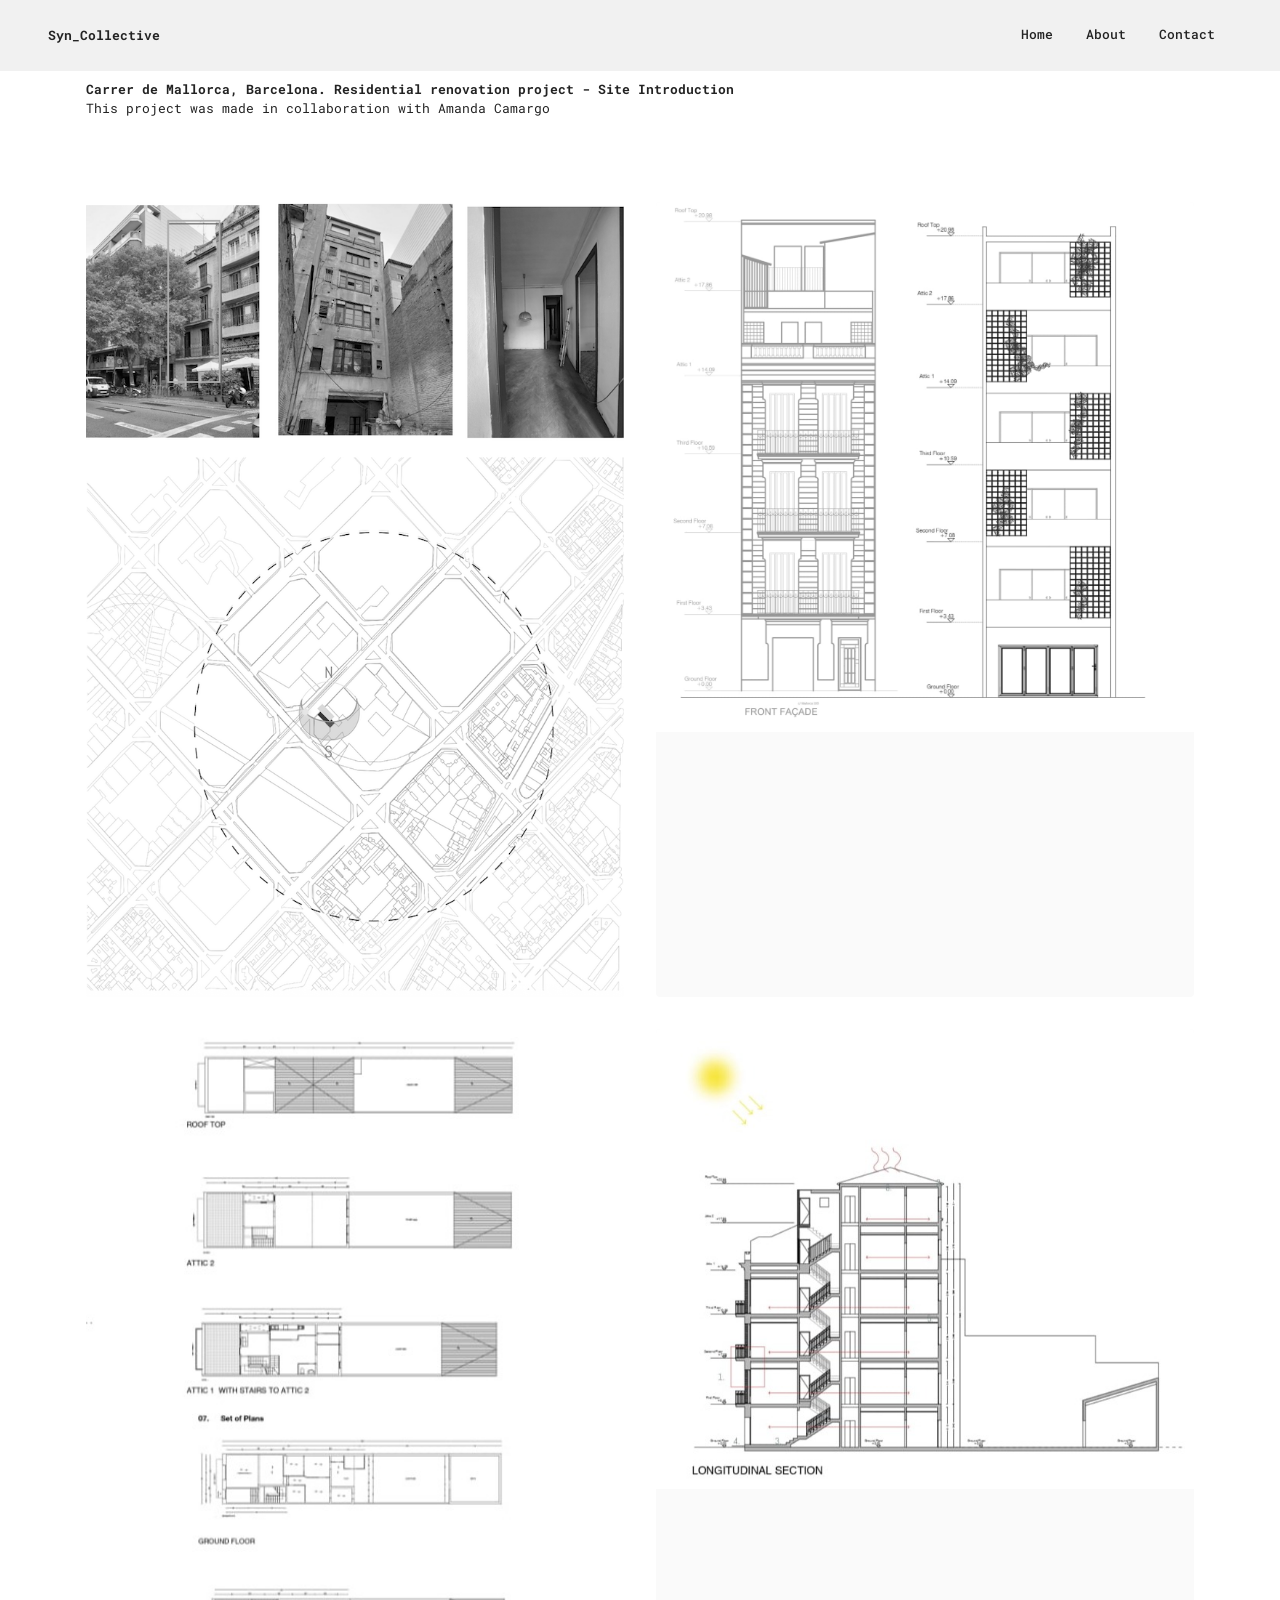
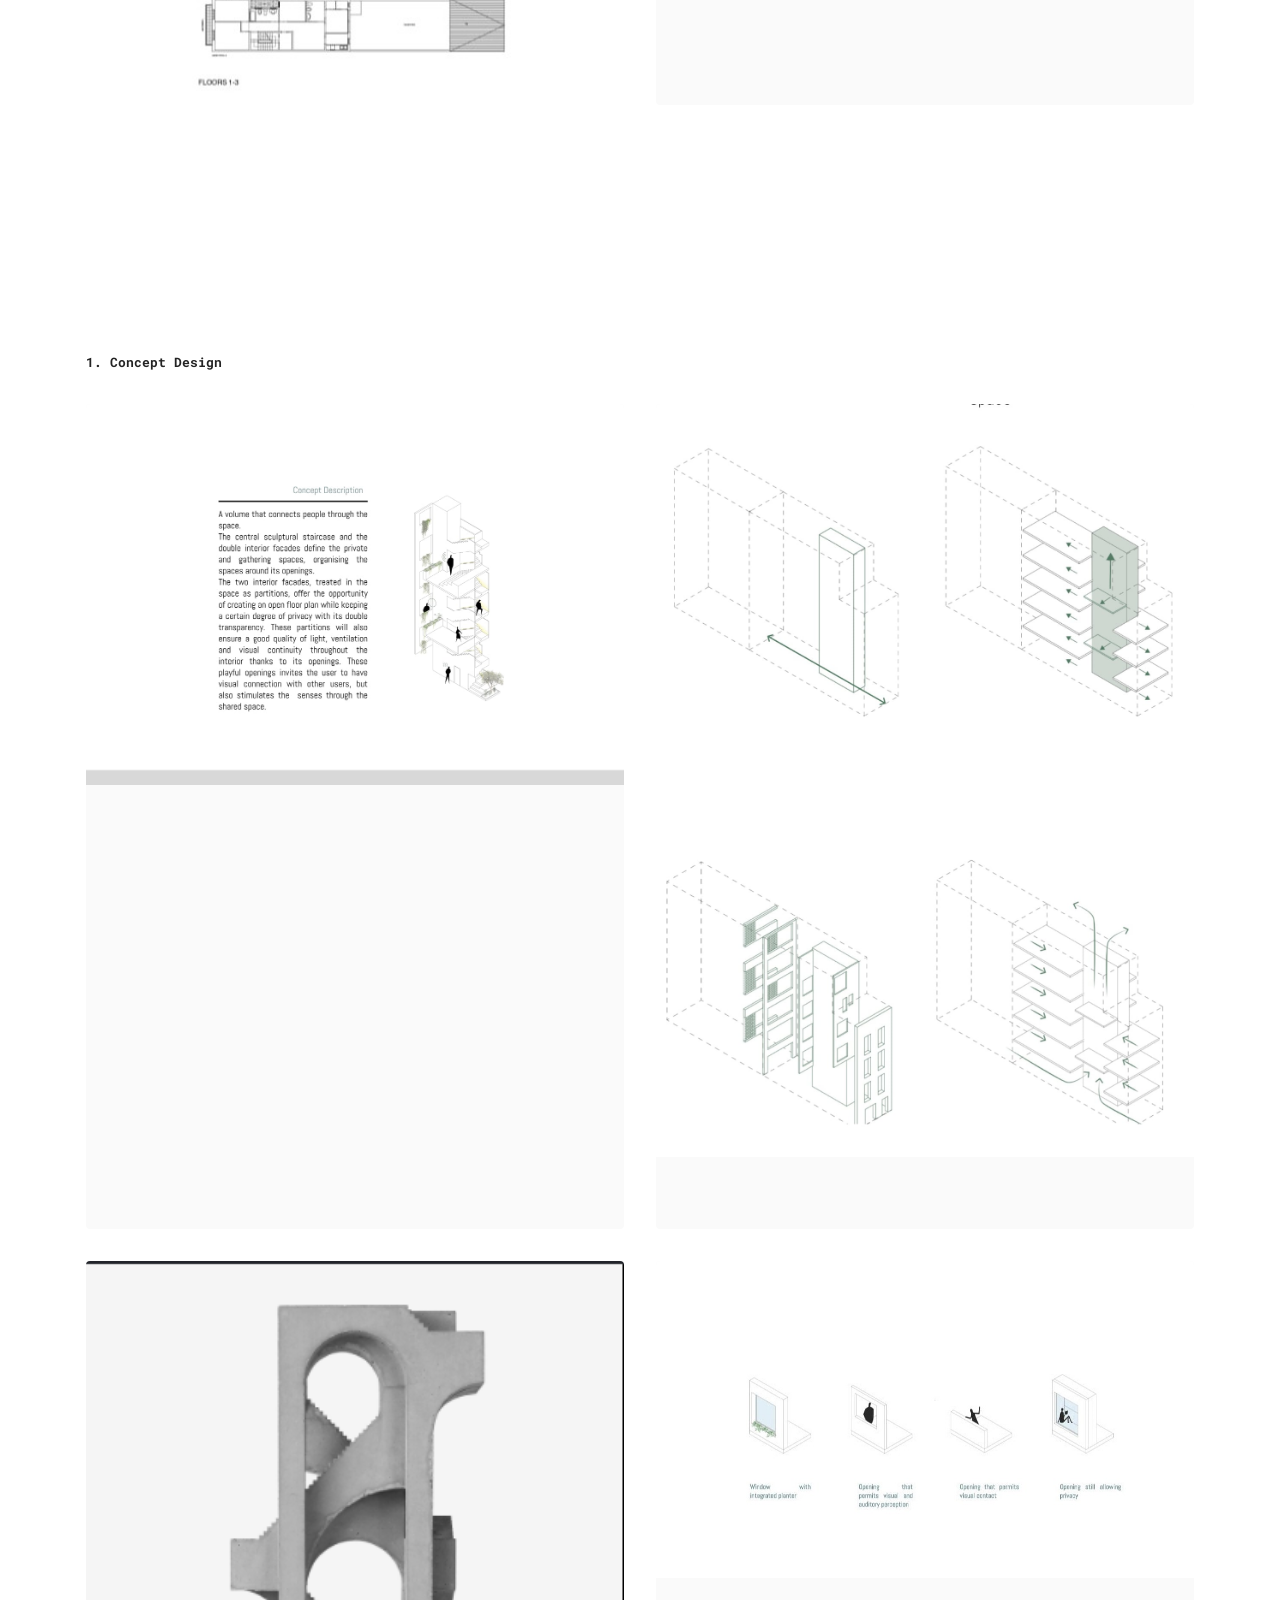
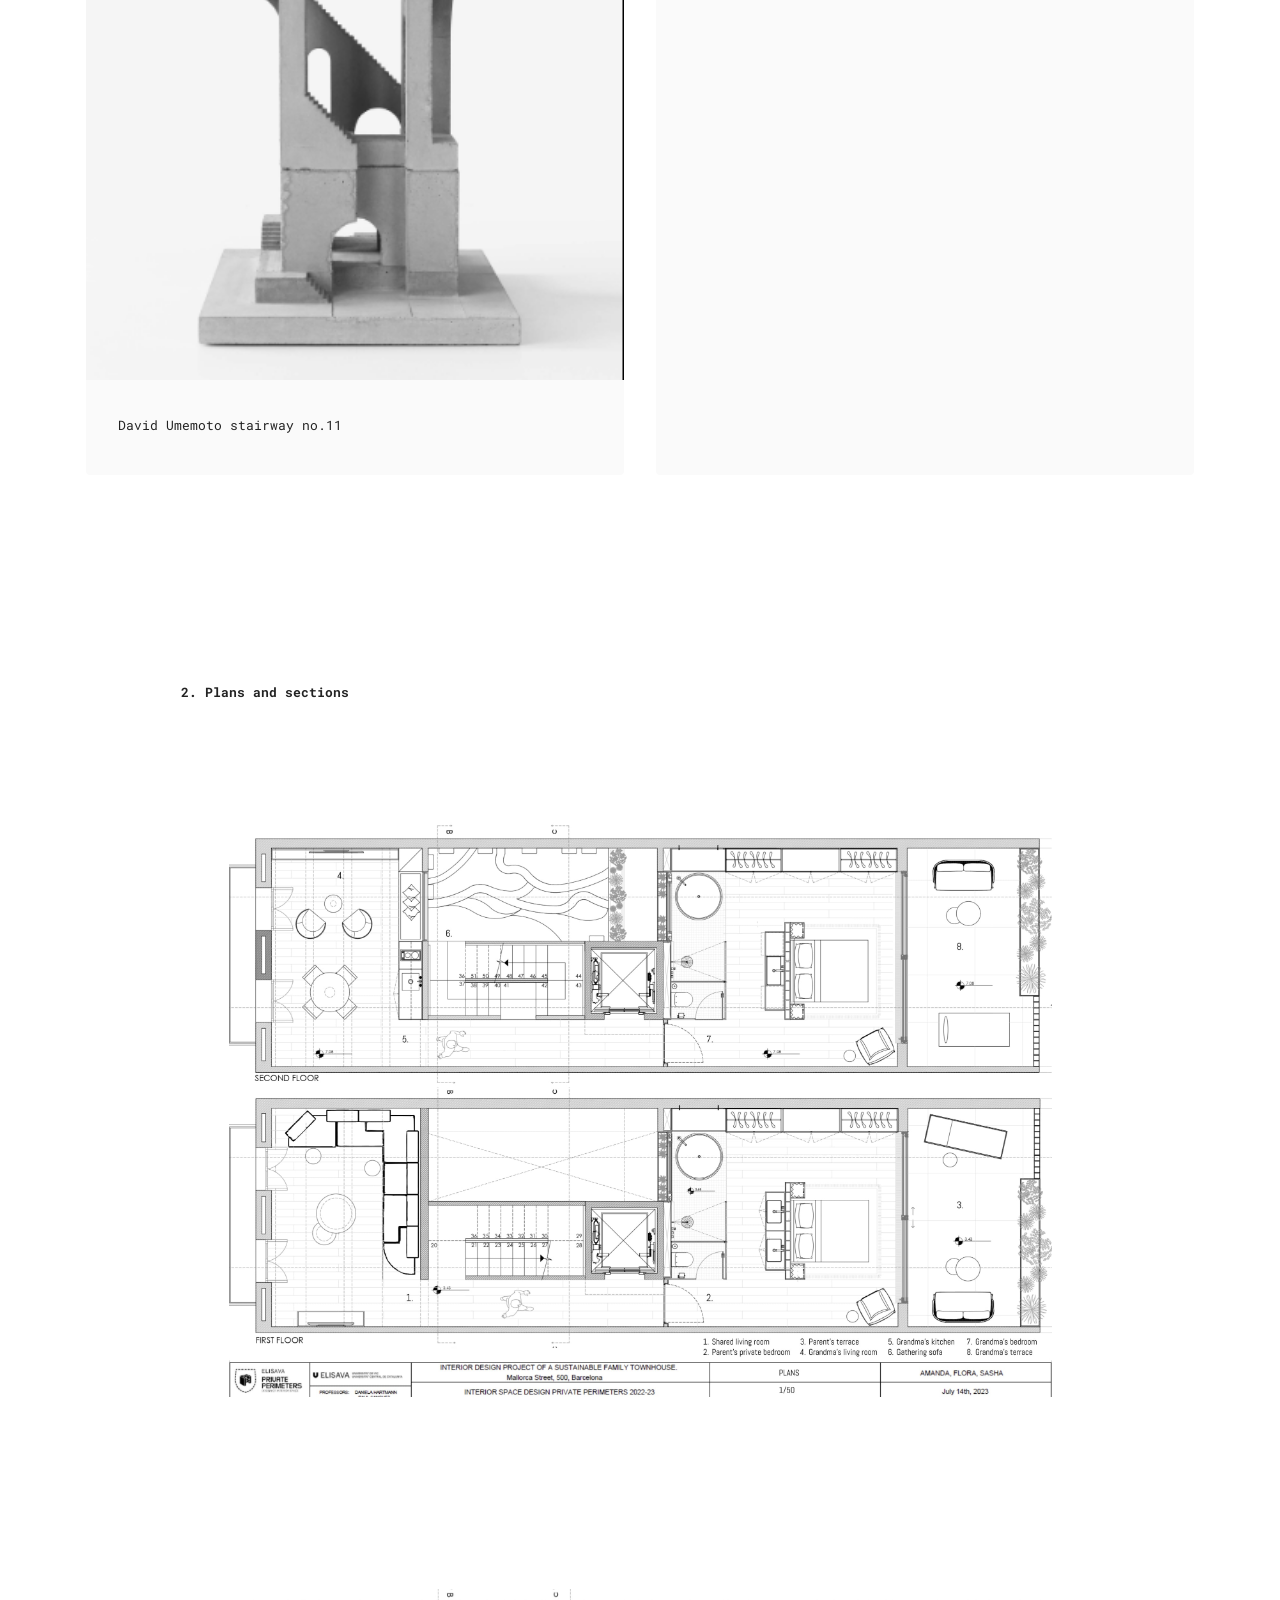
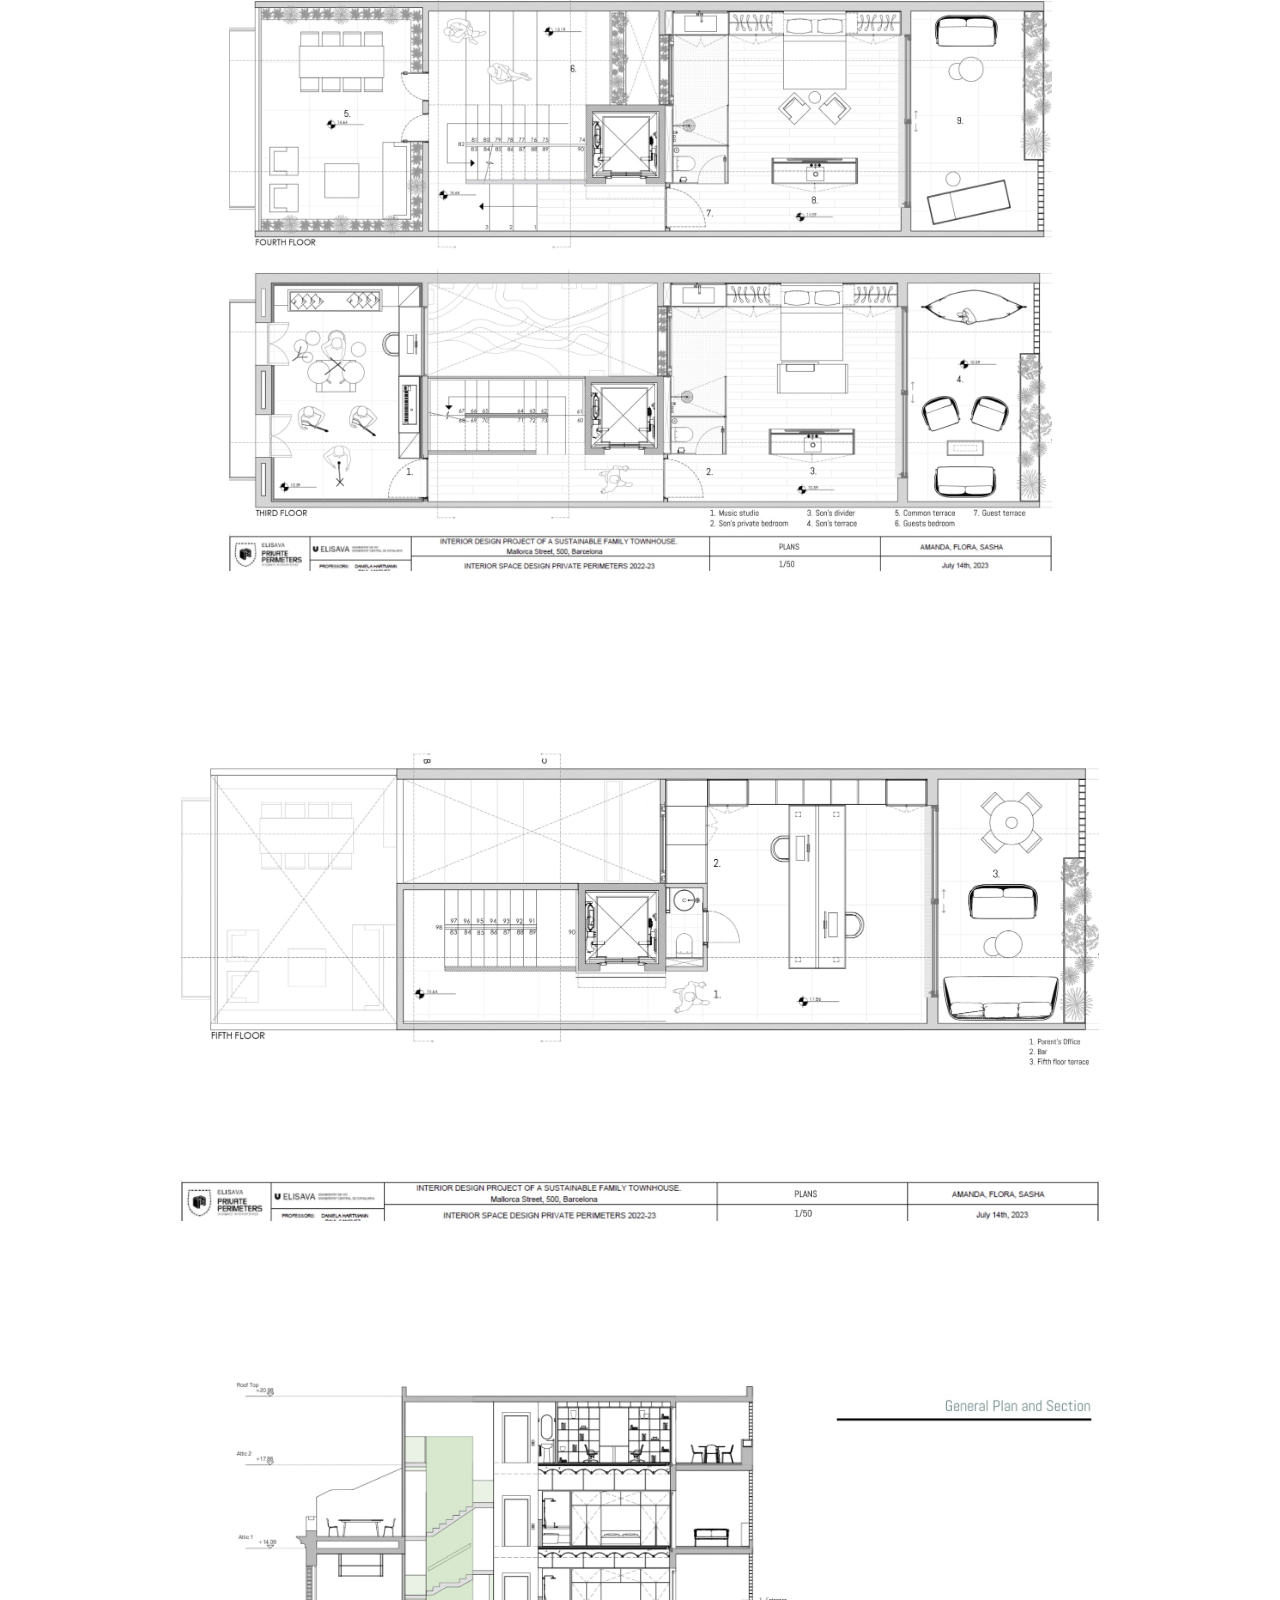
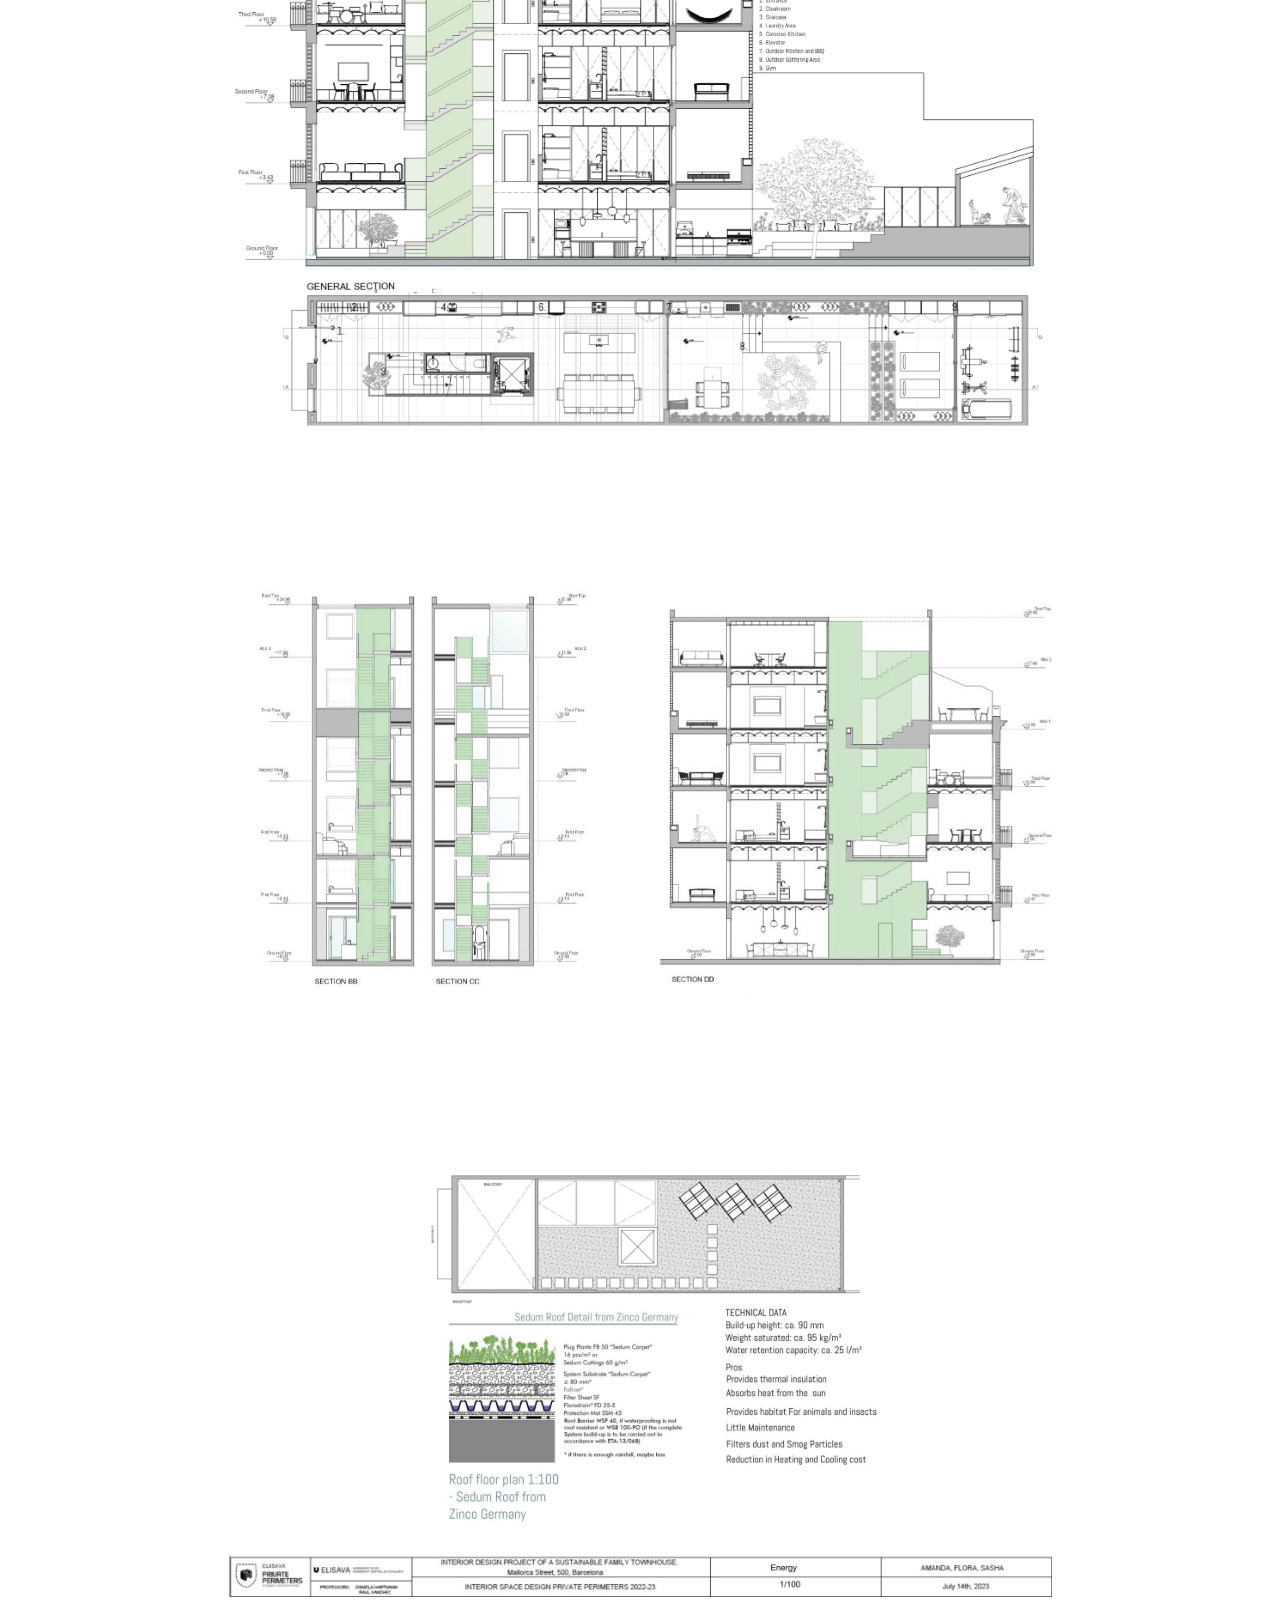
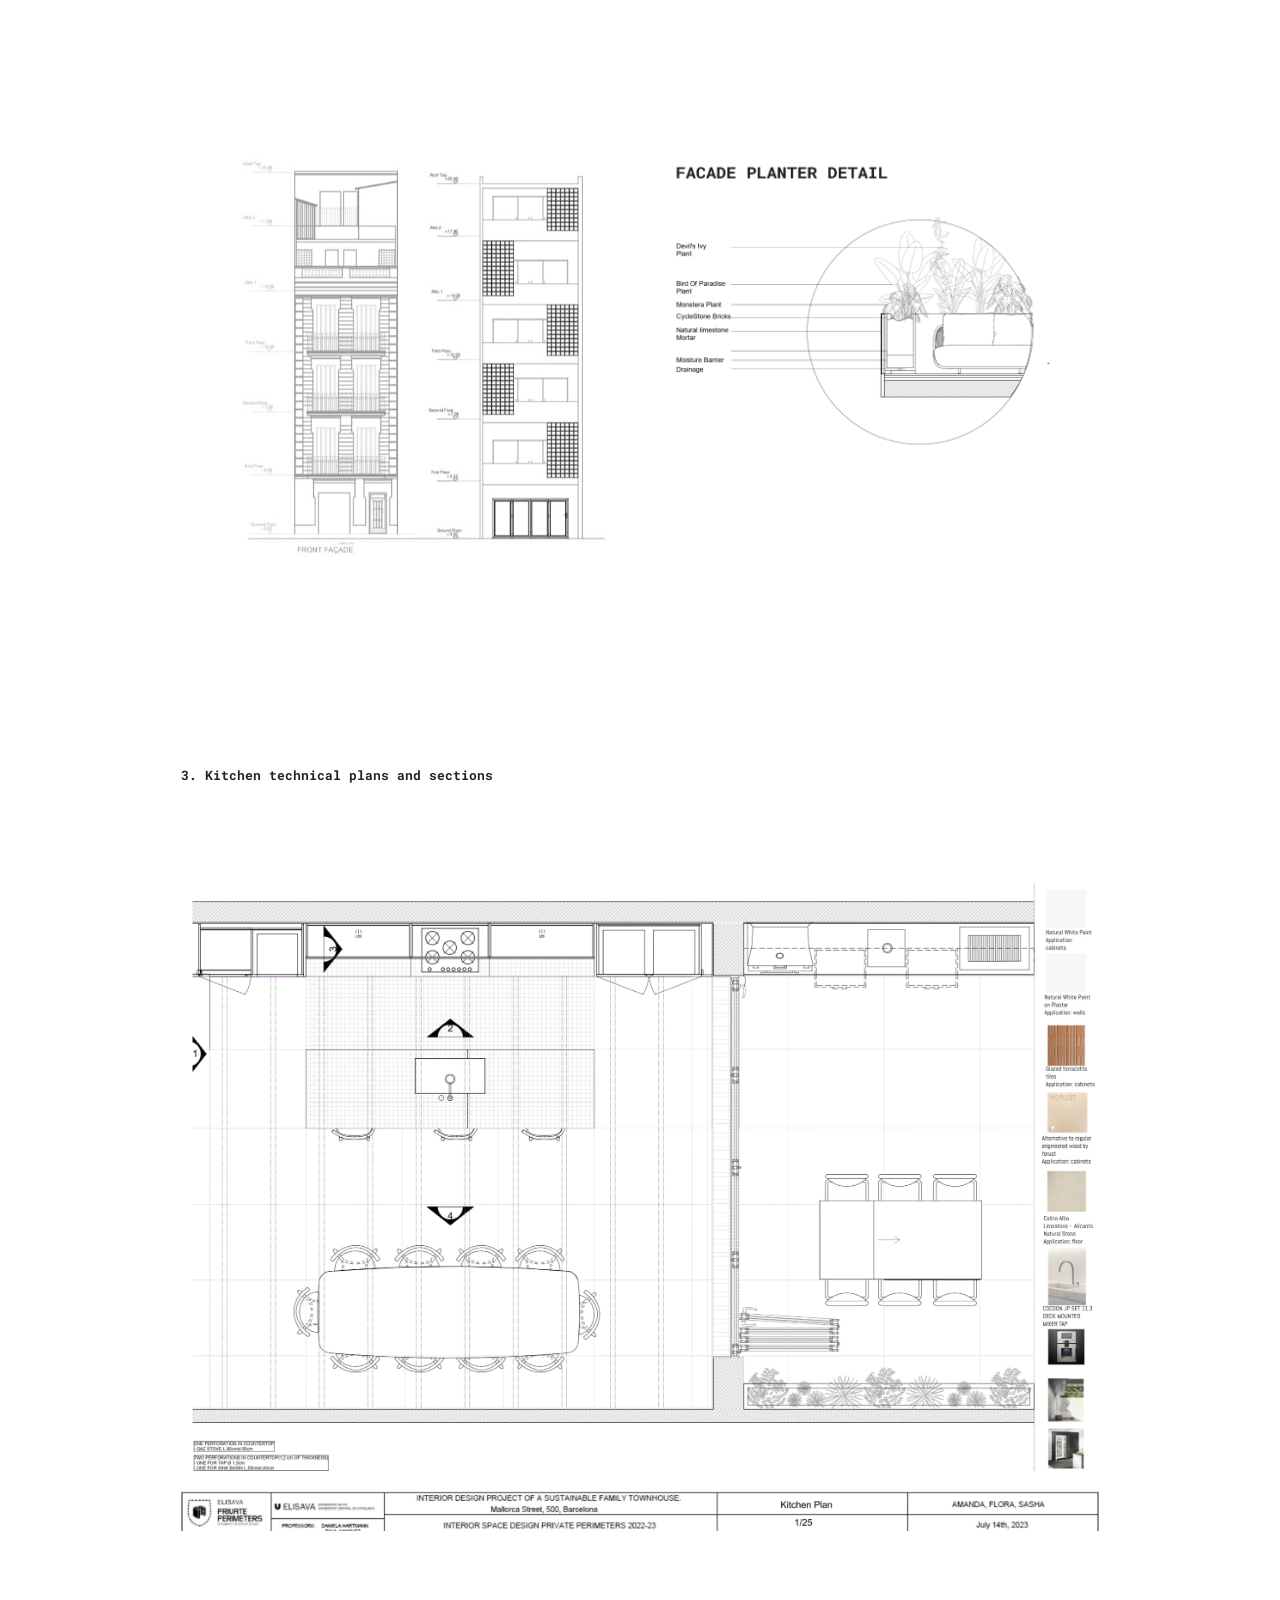
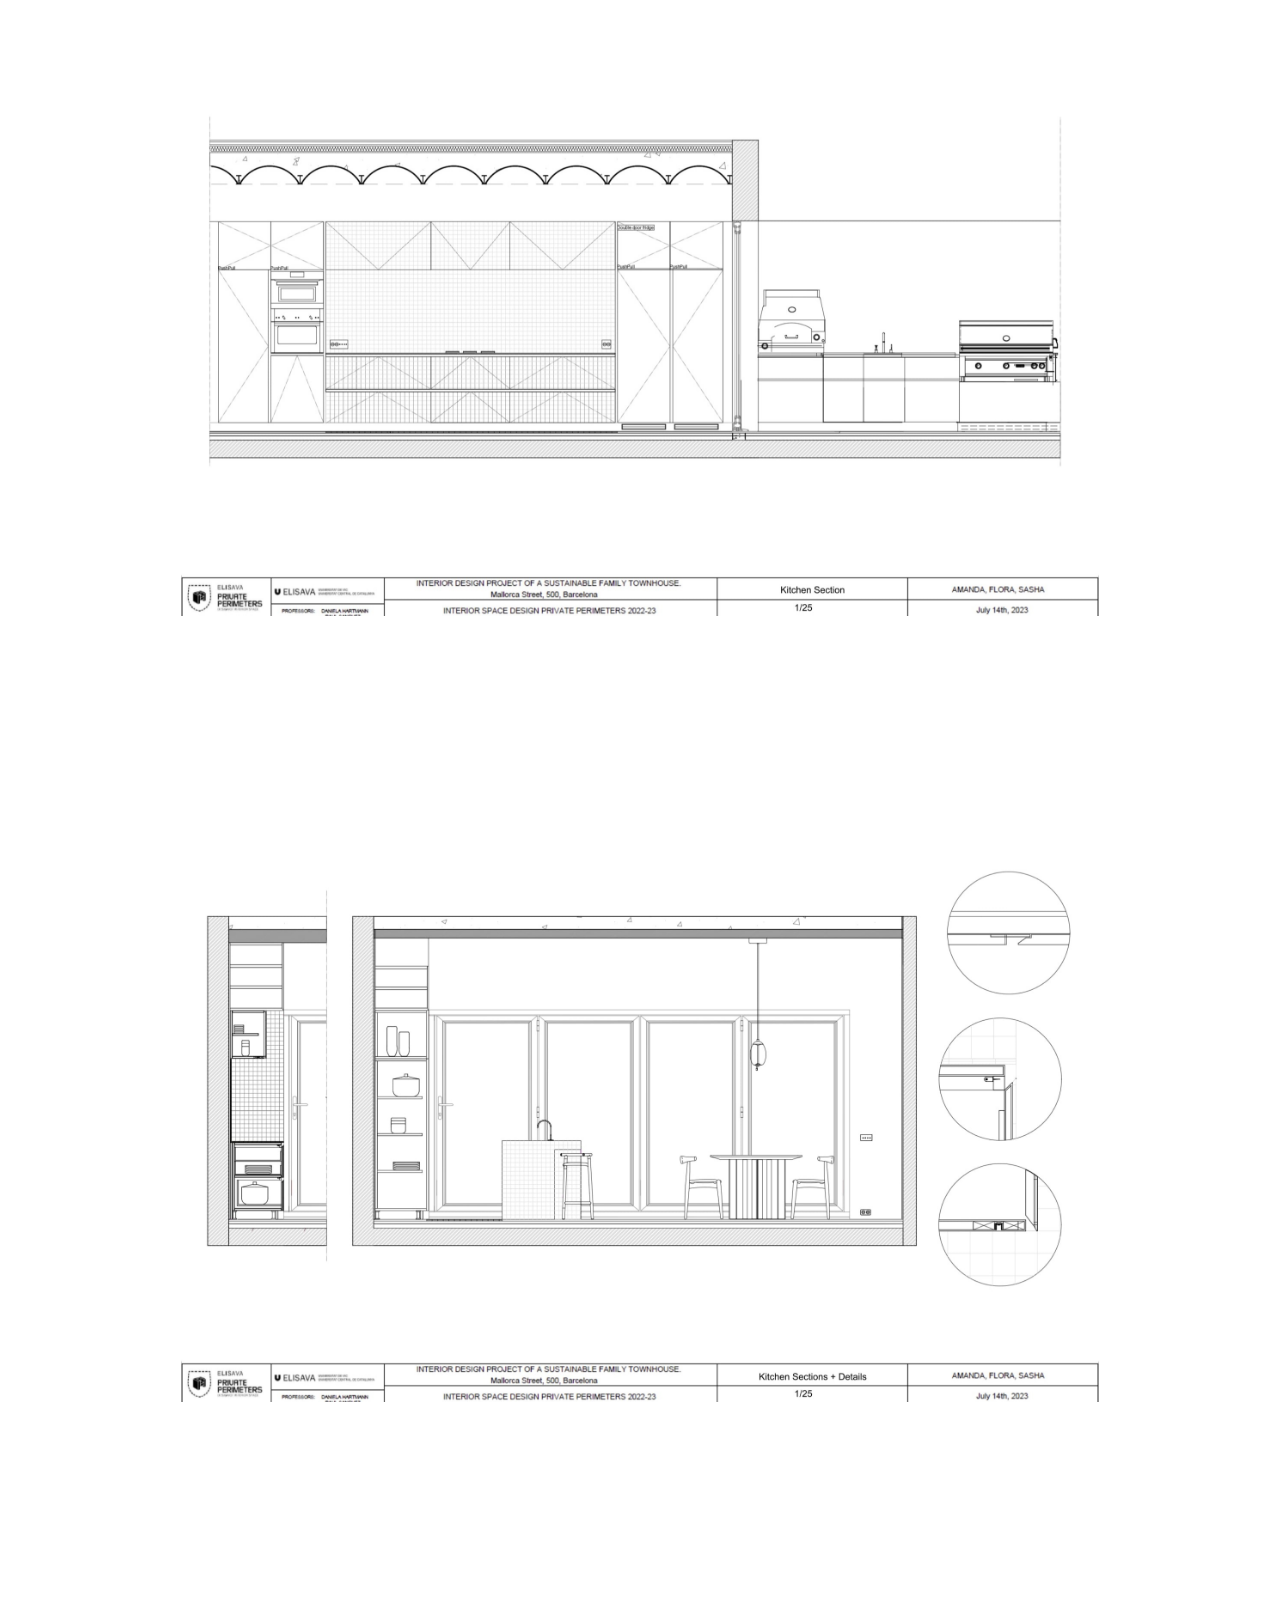
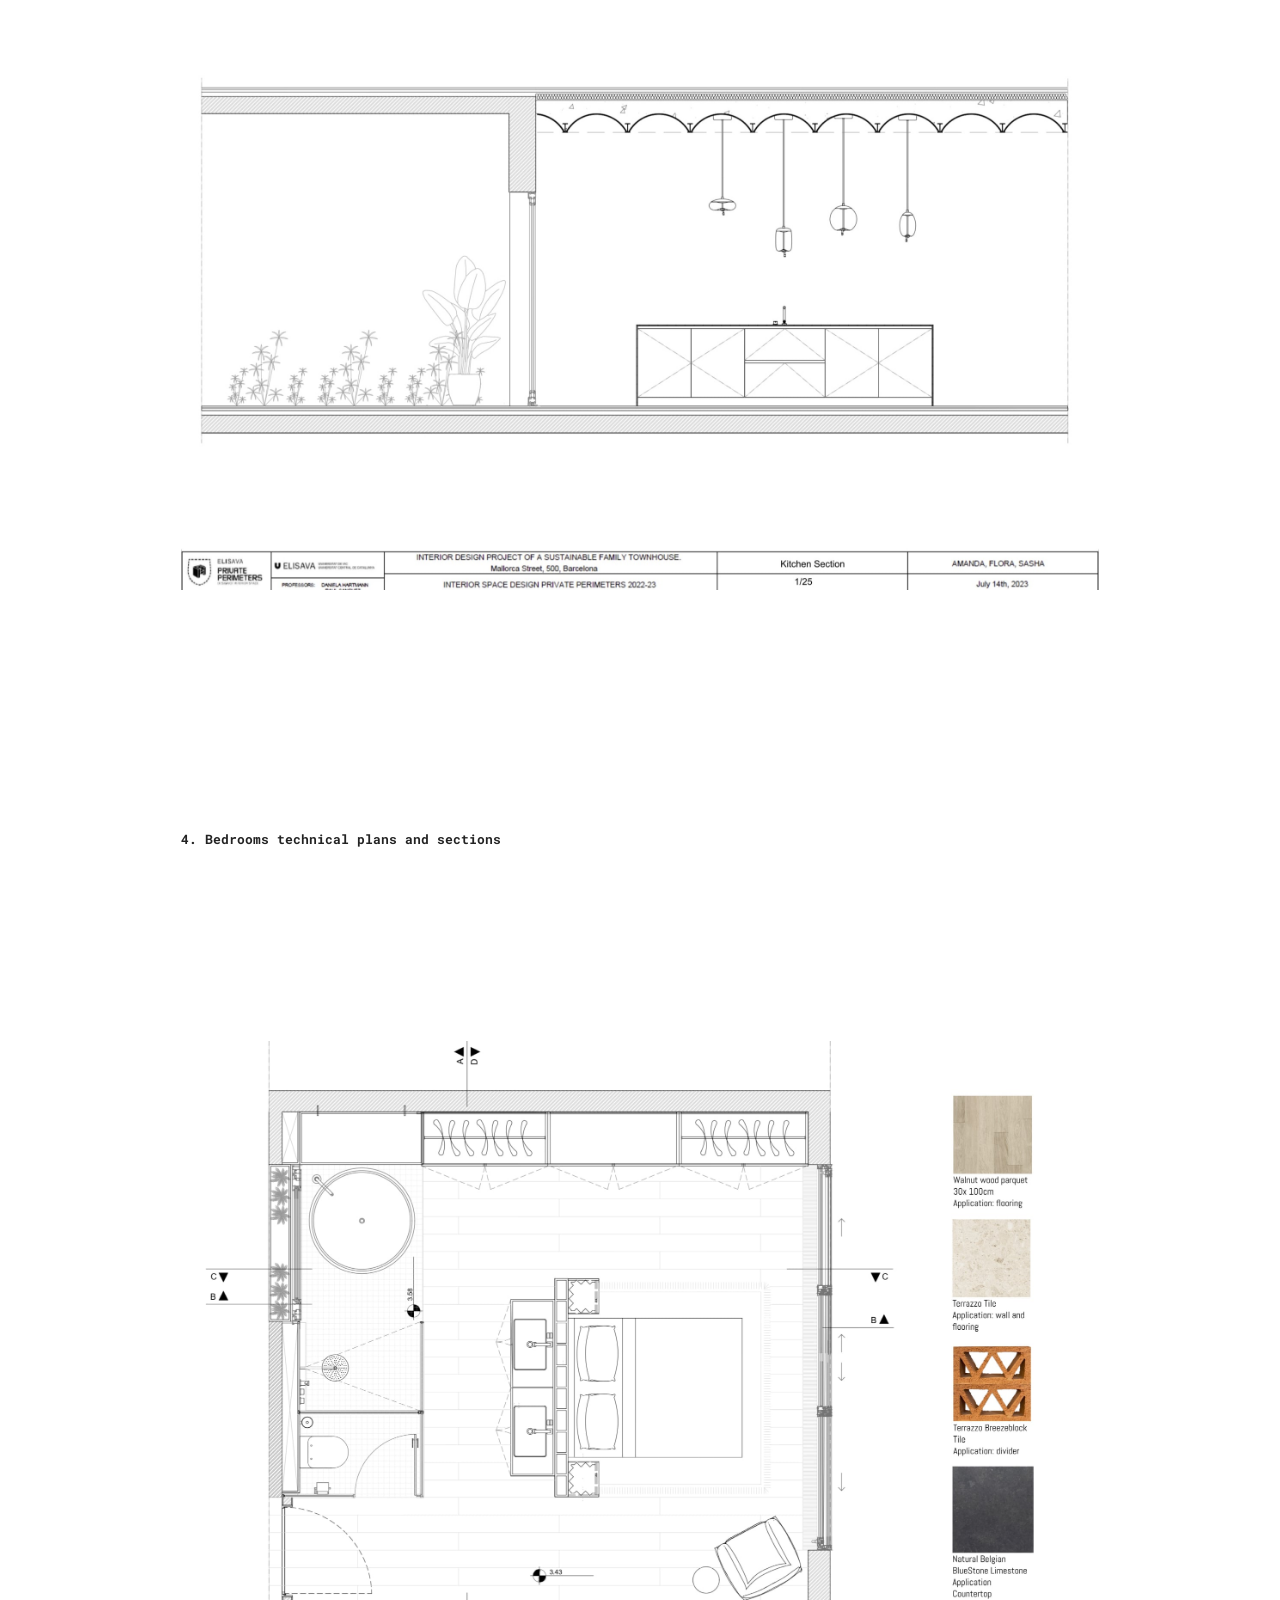
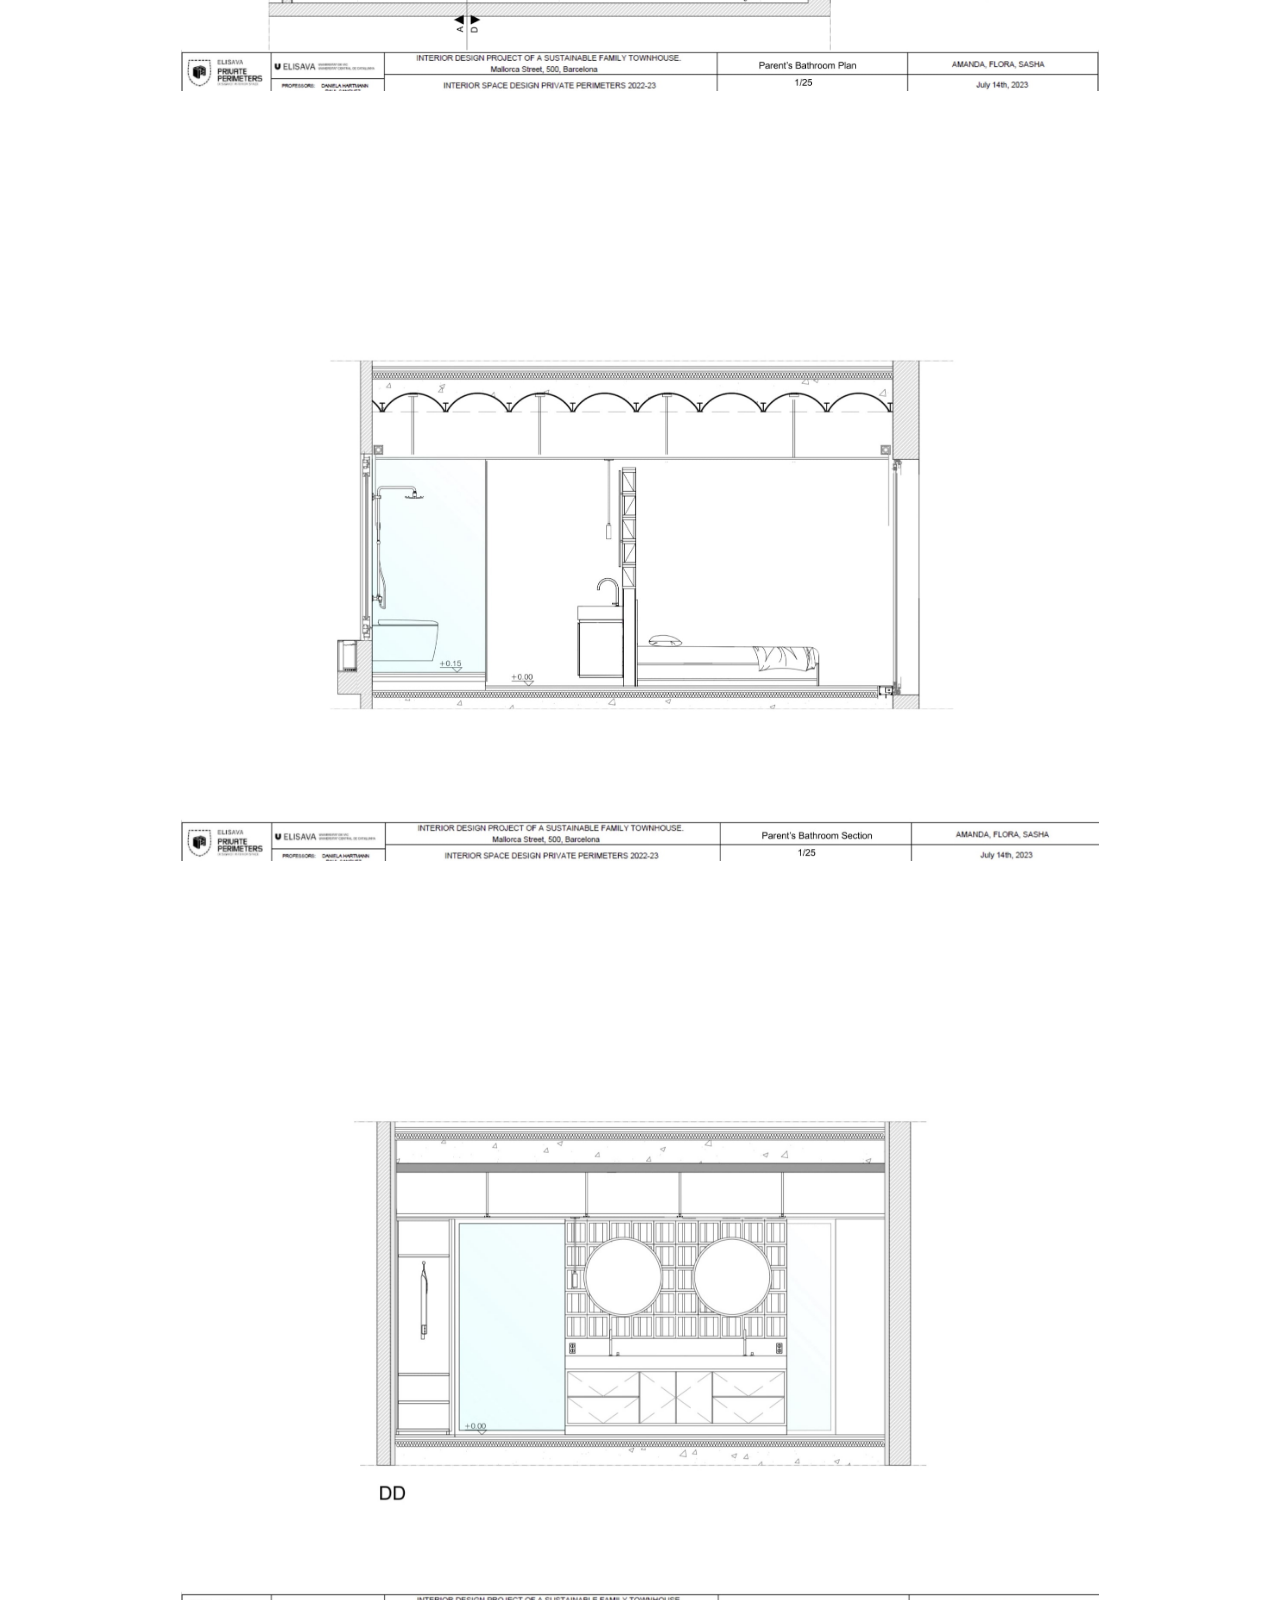
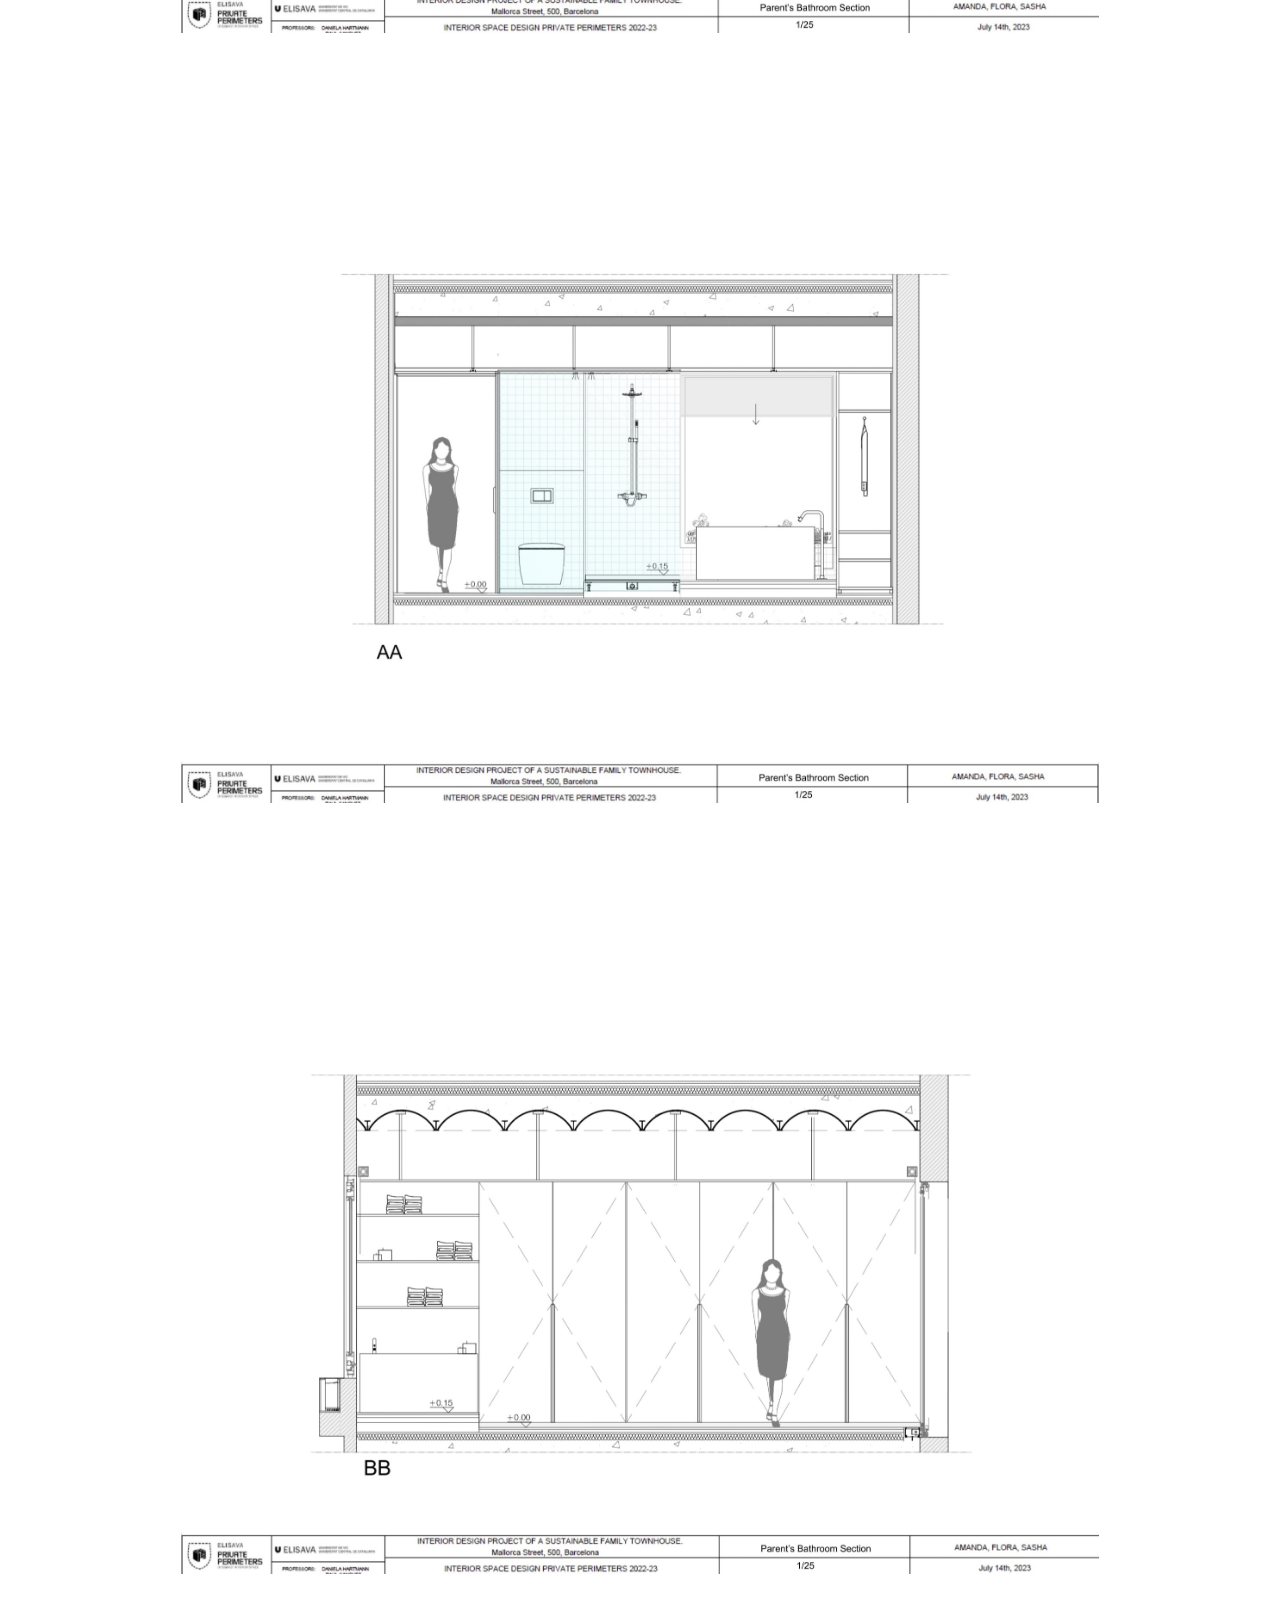
<file: page4.html>
<!DOCTYPE html>
<html  >
<head>
  <!-- Site made with Mobirise Website Builder v6.1.12, https://mobirise.com -->
  <meta charset="UTF-8">
  <meta http-equiv="X-UA-Compatible" content="IE=edge">
  <meta name="generator" content="Mobirise v6.1.12, mobirise.com">
  <meta name="viewport" content="width=device-width, initial-scale=1, minimum-scale=1">
  <link rel="shortcut icon" href="assets/images/screenshot202026-09-0420at2021.20.33201-128x139-2.png" type="image/x-icon">
  <meta name="description" content="">
  
  
  <title>CarrerdeMallorca</title>
  <link rel="stylesheet" href="assets/web/assets/mobirise-icons2/mobirise2.css">
  <link rel="stylesheet" href="assets/bootstrap/css/bootstrap.min.css">
  <link rel="stylesheet" href="assets/dropdown/css/style.css">
  <link rel="stylesheet" href="assets/socicon/css/styles.css">
  <link rel="stylesheet" href="assets/theme/css/style.css">
  <link rel="preload" href="https://fonts.googleapis.com/css?family=Orbitron:400,500,600,700,800,900&display=swap" as="style" onload="this.onload=null;this.rel='stylesheet'">
  <noscript><link rel="stylesheet" href="https://fonts.googleapis.com/css?family=Orbitron:400,500,600,700,800,900&display=swap"></noscript>
  <link rel="preload" href="https://fonts.googleapis.com/css?family=Roboto+Mono:100,200,300,400,500,600,700,100i,200i,300i,400i,500i,600i,700i&display=swap" as="style" onload="this.onload=null;this.rel='stylesheet'">
  <noscript><link rel="stylesheet" href="https://fonts.googleapis.com/css?family=Roboto+Mono:100,200,300,400,500,600,700,100i,200i,300i,400i,500i,600i,700i&display=swap"></noscript>
  <link rel="preload" as="style" href="assets/mobirise/css/mbr-additional.css?v=u5hzhh"><link rel="stylesheet" href="assets/mobirise/css/mbr-additional.css?v=u5hzhh" type="text/css">

  
  
  
</head>
<body>
  
  <section data-bs-version="5.1" class="menu menu1 cid-vBw3kcbV2M" once="menu" id="menu1-4i">
    

    <nav class="navbar navbar-dropdown navbar-fixed-top navbar-expand-lg">
        <div class="container-fluid">
            <div class="navbar-brand">
                
                <span class="navbar-caption-wrap"><a class="navbar-caption text-black text-primary display-7" href="index.html">Syn_Collective</a></span>
            </div>
            <button class="navbar-toggler" type="button" data-toggle="collapse" data-bs-toggle="collapse" data-target="#navbarSupportedContent" data-bs-target="#navbarSupportedContent" aria-controls="navbarNavAltMarkup" aria-expanded="false" aria-label="Toggle navigation">
                <div class="hamburger">
                    <span></span>
                    <span></span>
                    <span></span>
                    <span></span>
                </div>
            </button>
            <div class="collapse navbar-collapse" id="navbarSupportedContent">
                <ul class="navbar-nav nav-dropdown nav-right" data-app-modern-menu="true"><li class="nav-item"><a class="nav-link link text-black text-primary display-7" href="index.html">Home</a></li>
                    <li class="nav-item"><a class="nav-link link text-black text-primary display-7" href="page10.html">
                            About</a></li><li class="nav-item"><a class="nav-link link text-black text-primary display-7" href="page8.html">Contact</a>
                    </li></ul>
                
                
            </div>
        </div>
    </nav>
</section>

<section data-bs-version="5.1" class="content5 cid-vsyrahxhfy" id="content5-1x">
    
    <div class="container">
        <div class="row justify-content-center">
            <div class="col-md-12 col-lg-12">
                
                
                <p class="mbr-text mbr-fonts-style display-7"><strong>
                    Carrer de Mallorca, Barcelona. Residential renovation project -&nbsp;</strong><strong>Site Introduction</strong><br>This project was made in collaboration with Amanda Camargo<br><br></p>
            </div>
        </div>
    </div>
</section>

<section data-bs-version="5.1" class="gallery1 cid-vsyr8QYFAJ" id="gallery1-1w">
    
    
    <div class="container">
        
        <div class="row mt-4">
            <div class="item features-image col-12 col-md-6 col-lg-6">
                <div class="item-wrapper">
                    <div class="item-img">
                        <img src="assets/images/screenshot-2026-05-14-740x1094.png" alt="Mobirise Website Builder">
                    </div>
                    
                    
                </div>
            </div>
            <div class="item features-image col-12 col-md-6 col-lg-6">
                <div class="item-wrapper">
                    <div class="item-img">
                        <img src="assets/images/frame2016-1256x1239.jpg" alt="Mobirise Website Builder">
                    </div>
                    
                    
                </div>
            </div>
            <div class="item features-image col-12 col-md-6 col-lg-6">
                <div class="item-wrapper">
                    <div class="item-img">
                        <img src="assets/images/escalfinalpresamandasashaflora20dragged202-1256x889.jpeg" alt="Mobirise Website Builder">
                    </div>
                    
                    
                </div>
            </div>
            <div class="item features-image col-12 col-md-6 col-lg-6">
                <div class="item-wrapper">
                    <div class="item-img">
                        <img src="assets/images/escalfinalpresamandasashaflora20dragged203-1256x889.jpeg" alt="Mobirise Website Builder" title="">
                    </div>
                    
                    
                </div>
            </div>
        </div>
    </div>
</section>

<section data-bs-version="5.1" class="gallery1 cid-vsyyzD59mh" id="gallery1-1z">
    
    
    <div class="container">
        <div class="mbr-section-head">
            
            <h5 class="mbr-section-subtitle mbr-fonts-style align-center mb-0 mt-2 display-7"><strong>1. Concept Design</strong></h5>
        </div>
        <div class="row mt-4">
            <div class="item features-image col-12 col-md-6 col-lg-6">
                <div class="item-wrapper">
                    <div class="item-img">
                        <img src="assets/images/escalfinalpresamandasashaflora20dragged2010-1256x889.jpg" alt="Mobirise Website Builder">
                    </div>
                    <div class="item-content">
                        
                        <h6 class="item-subtitle mbr-fonts-style mt-1 display-7"></h6>
                        
                    </div>
                    
                </div>
            </div>
            <div class="item features-image col-12 col-md-6 col-lg-6">
                <div class="item-wrapper">
                    <div class="item-img">
                        <img src="assets/images/website202242copy-1256x1759.jpg" alt="Mobirise Website Builder">
                    </div>
                    <div class="item-content">
                        
                        <h6 class="item-subtitle mbr-fonts-style mt-1 display-7"></h6>
                        
                    </div>
                    
                </div>
            </div>
            <div class="item features-image col-12 col-md-6 col-lg-6">
                <div class="item-wrapper">
                    <div class="item-img">
                        <img src="assets/images/davidumemotono.11-357x477.png" alt="Mobirise Website Builder">
                    </div>
                    <div class="item-content">
                        
                        <h6 class="item-subtitle mbr-fonts-style mt-1 display-7">
                            David Umemoto stairway no.11</h6>
                        
                    </div>
                    
                </div>
            </div>
            <div class="item features-image col-12 col-md-6 col-lg-6">
                <div class="item-wrapper">
                    <div class="item-img">
                        <img src="assets/images/conc2-2-1024x725.jpeg" alt="Mobirise Website Builder" title="">
                    </div>
                    <div class="item-content">
                        
                        <h6 class="item-subtitle mbr-fonts-style mt-1 display-7"></h6>
                        
                    </div>
                    
                </div>
            </div>
        </div>
    </div>
</section>

<section data-bs-version="5.1" class="content5 cid-vsyKWdp3nO" id="content5-24">
    
    <div class="container">
        <div class="row justify-content-center">
            <div class="col-md-12 col-lg-10">
                
                
                <p class="mbr-text mbr-fonts-style display-7"><strong>2. Plans and sections</strong></p>
            </div>
        </div>
    </div>
</section>

<section data-bs-version="5.1" class="image3 cid-vsyJNY28Fz" id="image3-21">
    

    
    

    <div class="container">
        <div class="row justify-content-center">
            <div class="col-12 col-lg-9">
                <div class="image-wrapper">
                    <img src="assets/images/escalfinalpresamandasashaflora1-2576x1823.jpg" alt="Mobirise Website Builder">
                    
                </div>
            </div>
        </div>
    </div>
</section>

<section data-bs-version="5.1" class="image3 cid-vsyKmOhK5N" id="image3-22">
    

    
    

    <div class="container">
        <div class="row justify-content-center">
            <div class="col-12 col-lg-9">
                <div class="image-wrapper">
                    <img src="assets/images/escalfinalpresamandasashaflora2-1916x1356.jpg" alt="Mobirise Website Builder">
                    
                </div>
            </div>
        </div>
    </div>
</section>

<section data-bs-version="5.1" class="image3 cid-vsyKszUAS3" id="image3-23">
    

    
    

    <div class="container">
        <div class="row justify-content-center">
            <div class="col-12 col-lg-10">
                <div class="image-wrapper">
                    <img src="assets/images/escalfinalpresamandasashaflora3-2136x1511.jpg" alt="Mobirise Website Builder">
                    
                </div>
            </div>
        </div>
    </div>
</section>

<section data-bs-version="5.1" class="image3 cid-vsyL6rG3wt" id="image3-25">
    

    
    

    <div class="container">
        <div class="row justify-content-center">
            <div class="col-12 col-lg-10">
                <div class="image-wrapper">
                    <img src="assets/images/escalfinalpresamandasashaflora20dragged2011-2136x1511.jpg" alt="Mobirise Website Builder">
                    
                </div>
            </div>
        </div>
    </div>
</section>

<section data-bs-version="5.1" class="image5 cid-vsz55cQBUd" id="image5-2b">
    
    
    
    <div class="container">
        <div class="row">
            <div class="col-12 col-md-9">
                <div class="row">
                    <div class="col-12 col-lg-6">
                        <div class="img-item mb-3">
                            <img src="assets/images/sectionc2-1024x725.jpeg" alt="Mobirise Website Builder">
                            
                        </div>
                    </div>
                    <div class="col-12 col-lg">
                        <div class="img-item mb-3">
                            <img src="assets/images/sectionc-2-926x656.jpeg" alt="Mobirise Website Builder">
                            
                        </div>
                    </div>
                </div>
            </div>
        </div>
    </div>
</section>

<section data-bs-version="5.1" class="image3 cid-vsz4ftURnO" id="image3-29">
    

    
    

    <div class="container">
        <div class="row justify-content-center">
            <div class="col-12 col-lg-9">
                <div class="image-wrapper">
                    <img src="assets/images/escalfinalpresamandasashaflora20dragged208-1916x1356.jpeg" alt="Mobirise Website Builder">
                    
                </div>
            </div>
        </div>
    </div>
</section>

<section data-bs-version="5.1" class="image5 cid-vsz4xSB3mI" id="image5-2a">
    
    
    
    <div class="container">
        <div class="row">
            <div class="col-12 col-md-9">
                <div class="row">
                    <div class="col-12 col-lg-6">
                        <div class="img-item mb-3">
                            <img src="assets/images/escalfinalpresamandasashaflora20dragged207-926x655.jpeg" alt="Mobirise Website Builder">
                            
                        </div>
                    </div>
                    <div class="col-12 col-lg">
                        <div class="img-item mb-3">
                            <img src="assets/images/screenshot202026-05-1320at2018.58.43-810x722.png" alt="Mobirise Website Builder">
                            
                        </div>
                    </div>
                </div>
            </div>
        </div>
    </div>
</section>

<section data-bs-version="5.1" class="content5 cid-vsz62JwZ6z" id="content5-2c">
    
    <div class="container">
        <div class="row justify-content-center">
            <div class="col-md-12 col-lg-10">
                
                
                <p class="mbr-text mbr-fonts-style display-7"><strong>3. Kitchen technical plans and sections</strong></p>
            </div>
        </div>
    </div>
</section>

<section data-bs-version="5.1" class="image3 cid-vsz6aKlNnu" id="image3-2d">
    

    
    

    <div class="container">
        <div class="row justify-content-center">
            <div class="col-12 col-lg-10">
                <div class="image-wrapper">
                    <img src="assets/images/dettail-2136x1511.jpg" alt="Mobirise Website Builder">
                    
                </div>
            </div>
        </div>
    </div>
</section>

<section data-bs-version="5.1" class="image3 cid-vsz8ztSQeK" id="image3-2f">
    

    
    

    <div class="container">
        <div class="row justify-content-center">
            <div class="col-12 col-lg-10">
                <div class="image-wrapper">
                    <img src="assets/images/detail2-2136x1511.jpeg" alt="Mobirise Website Builder">
                    
                </div>
            </div>
        </div>
    </div>
</section>

<section data-bs-version="5.1" class="image3 cid-vszfDFU3ra" id="image3-2i">
    

    
    

    <div class="container">
        <div class="row justify-content-center">
            <div class="col-12 col-lg-10">
                <div class="image-wrapper">
                    <img src="assets/images/detail4-2136x1511.jpeg" alt="Mobirise Website Builder">
                    
                </div>
            </div>
        </div>
    </div>
</section>

<section data-bs-version="5.1" class="image3 cid-vszfEeLyCg" id="image3-2j">
    

    
    

    <div class="container">
        <div class="row justify-content-center">
            <div class="col-12 col-lg-10">
                <div class="image-wrapper">
                    <img src="assets/images/detail3-2136x1511.jpeg" alt="Mobirise Website Builder">
                    
                </div>
            </div>
        </div>
    </div>
</section>

<section data-bs-version="5.1" class="content5 cid-vsz8Rd9um2" id="content5-2h">
    
    <div class="container">
        <div class="row justify-content-center">
            <div class="col-md-12 col-lg-10">
                
                
                <p class="mbr-text mbr-fonts-style display-7"><strong>4. Bedrooms technical plans and sections</strong></p>
            </div>
        </div>
    </div>
</section>

<section data-bs-version="5.1" class="image3 cid-vszg5aZAPn" id="image3-2l">
    

    
    

    <div class="container">
        <div class="row justify-content-center">
            <div class="col-12 col-lg-10">
                <div class="image-wrapper">
                    <img src="assets/images/escalf-2136x1511.jpg" alt="Mobirise Website Builder">
                    
                </div>
            </div>
        </div>
    </div>
</section>

<section data-bs-version="5.1" class="image3 cid-vszgcCILjg" id="image3-2m">
    

    
    

    <div class="container">
        <div class="row justify-content-center">
            <div class="col-12 col-lg-10">
                <div class="image-wrapper">
                    <img src="assets/images/escalfin-2136x1511.jpeg" alt="Mobirise Website Builder">
                    
                </div>
            </div>
        </div>
    </div>
</section>

<section data-bs-version="5.1" class="image3 cid-vszgpt5k1R" id="image3-2n">
    

    
    

    <div class="container">
        <div class="row justify-content-center">
            <div class="col-12 col-lg-10">
                <div class="image-wrapper">
                    <img src="assets/images/escalfina-2136x1511.jpeg" alt="Mobirise Website Builder">
                    
                </div>
            </div>
        </div>
    </div>
</section>

<section data-bs-version="5.1" class="image3 cid-vszgpVlped" id="image3-2o">
    

    
    

    <div class="container">
        <div class="row justify-content-center">
            <div class="col-12 col-lg-10">
                <div class="image-wrapper">
                    <img src="assets/images/escalfi-2136x1511.jpeg" alt="Mobirise Website Builder">
                    
                </div>
            </div>
        </div>
    </div>
</section>

<section data-bs-version="5.1" class="image3 cid-vszgHidVzv" id="image3-2p">
    

    
    

    <div class="container">
        <div class="row justify-content-center">
            <div class="col-12 col-lg-10">
                <div class="image-wrapper">
                    <img src="assets/images/escalfinal-2136x1511.jpeg" alt="Mobirise Website Builder">
                    
                </div>
            </div>
        </div>
    </div>
</section>

<section data-bs-version="5.1" class="image3 cid-vszgHIQ2AO" id="image3-2q">
    

    
    

    <div class="container">
        <div class="row justify-content-center">
            <div class="col-12 col-lg-10">
                <div class="image-wrapper">
                    <img src="assets/images/vector-2136x1338.jpg" alt="Mobirise Website Builder">
                    
                </div>
            </div>
        </div>
    </div>
</section>

<section data-bs-version="5.1" class="gallery1 cid-vsyAmlQDpo" id="gallery1-20">
    
    
    <div class="container">
        <div class="mbr-section-head">
            
            <h5 class="mbr-section-subtitle mbr-fonts-style align-center mb-0 mt-2 display-7"><strong>5. Lighting details</strong></h5>
        </div>
        <div class="row mt-4">
            <div class="item features-image col-12 col-md-6 col-lg-6">
                <div class="item-wrapper">
                    <div class="item-img">
                        <img src="assets/images/screenshotblbl-654x1166.png" alt="Mobirise Website Builder">
                    </div>
                    
                    
                </div>
            </div>
            <div class="item features-image col-12 col-md-6 col-lg-6">
                <div class="item-wrapper">
                    <div class="item-img">
                        <img src="assets/images/download.gif" alt="Mobirise Website Builder">
                    </div>
                    
                    
                </div>
            </div>
            
            
        </div>
    </div>
</section><section class="display-7" style="padding: 0;align-items: center;justify-content: center;flex-wrap: wrap;    align-content: center;display: flex;position: relative;height: 4rem;"><a href="https://mobiri.se/5052019" style="flex: 1 1;height: 4rem;position: absolute;width: 100%;z-index: 1;"><img alt="" style="height: 4rem;" src="[data-uri]"></a><p style="margin: 0;text-align: center;" class="display-7">&#8204;</p><a style="z-index:1" href="https://mobirise.com"> Website Software</a></section><script src="assets/bootstrap/js/bootstrap.bundle.min.js"></script>  <script src="assets/smoothscroll/smooth-scroll.js"></script>  <script src="assets/ytplayer/index.js"></script>  <script src="assets/dropdown/js/navbar-dropdown.js"></script>  <script src="assets/theme/js/script.js"></script>  
  
  
 <div id="scrollToTop" class="scrollToTop mbr-arrow-up"><a style="text-align: center;"><i class="mbr-arrow-up-icon mbr-arrow-up-icon-cm cm-icon cm-icon-smallarrow-up"></i></a></div>
  </body>
</html>
</file>
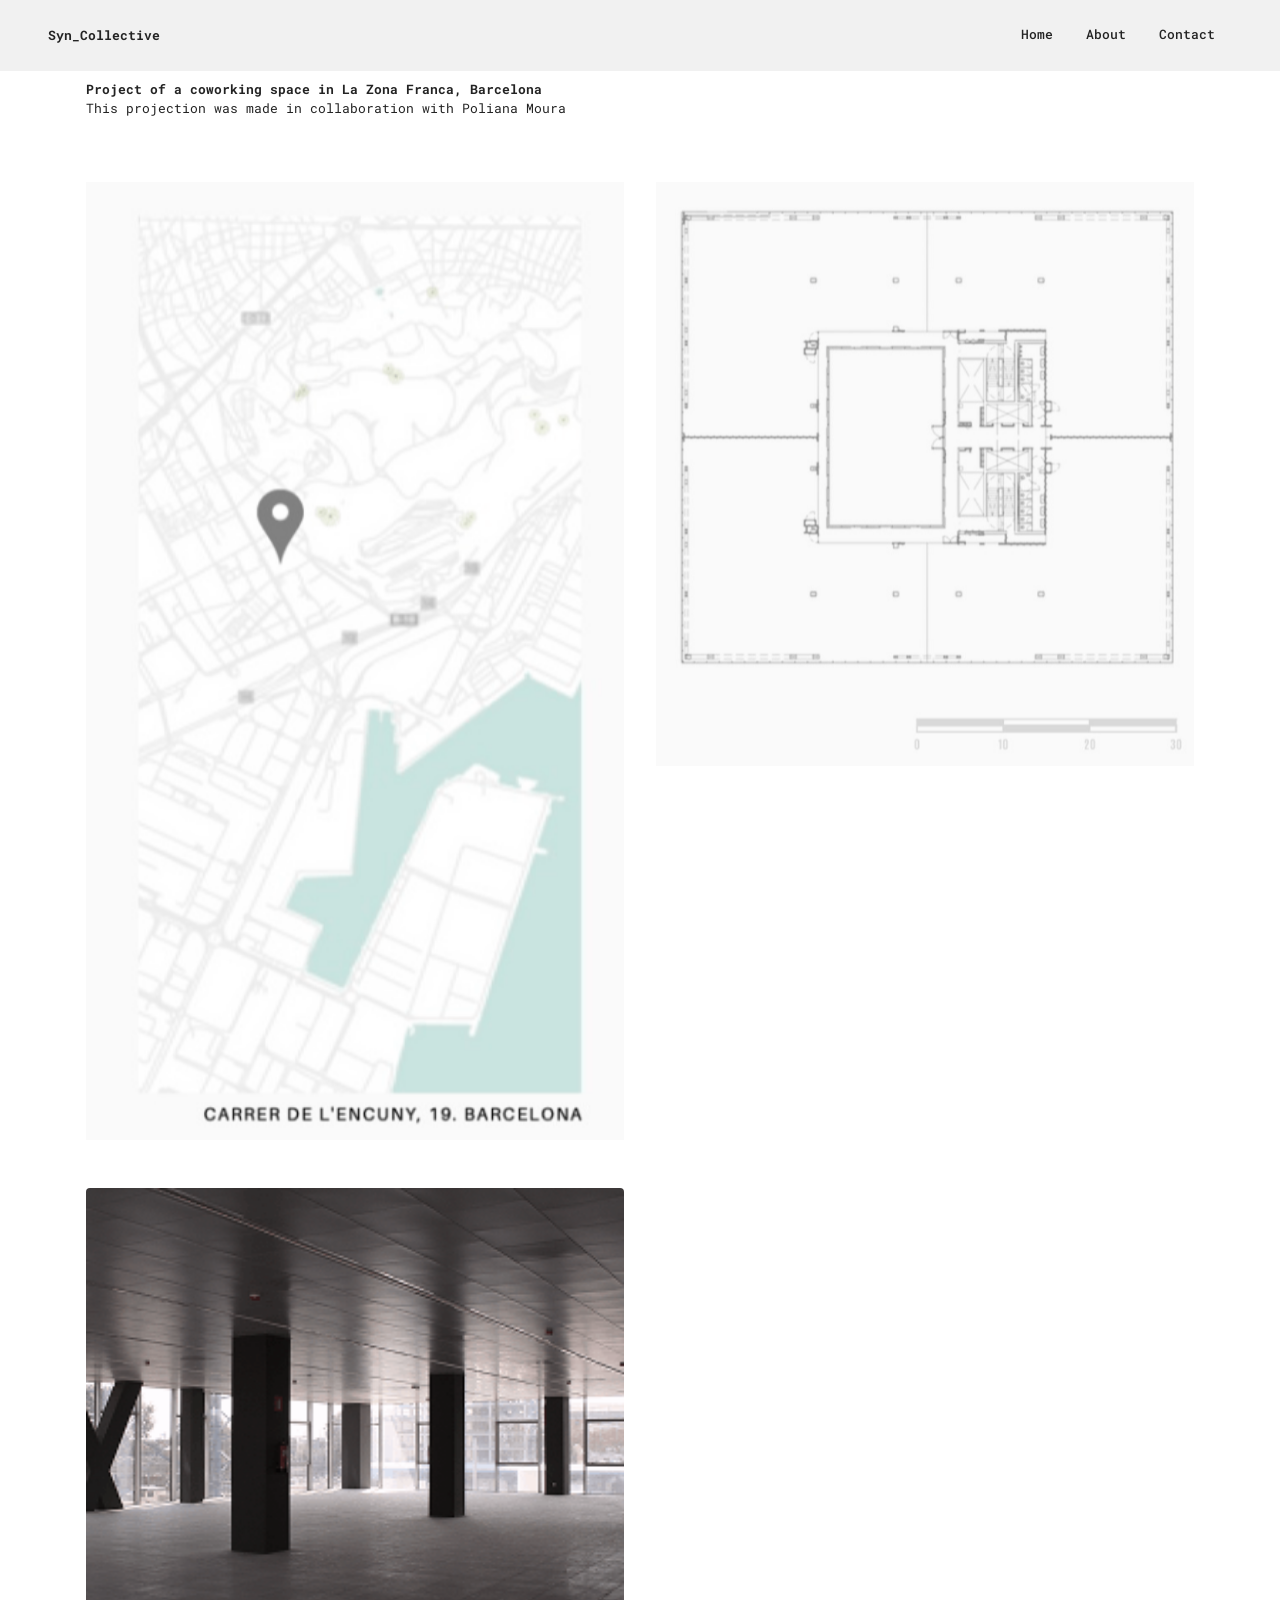
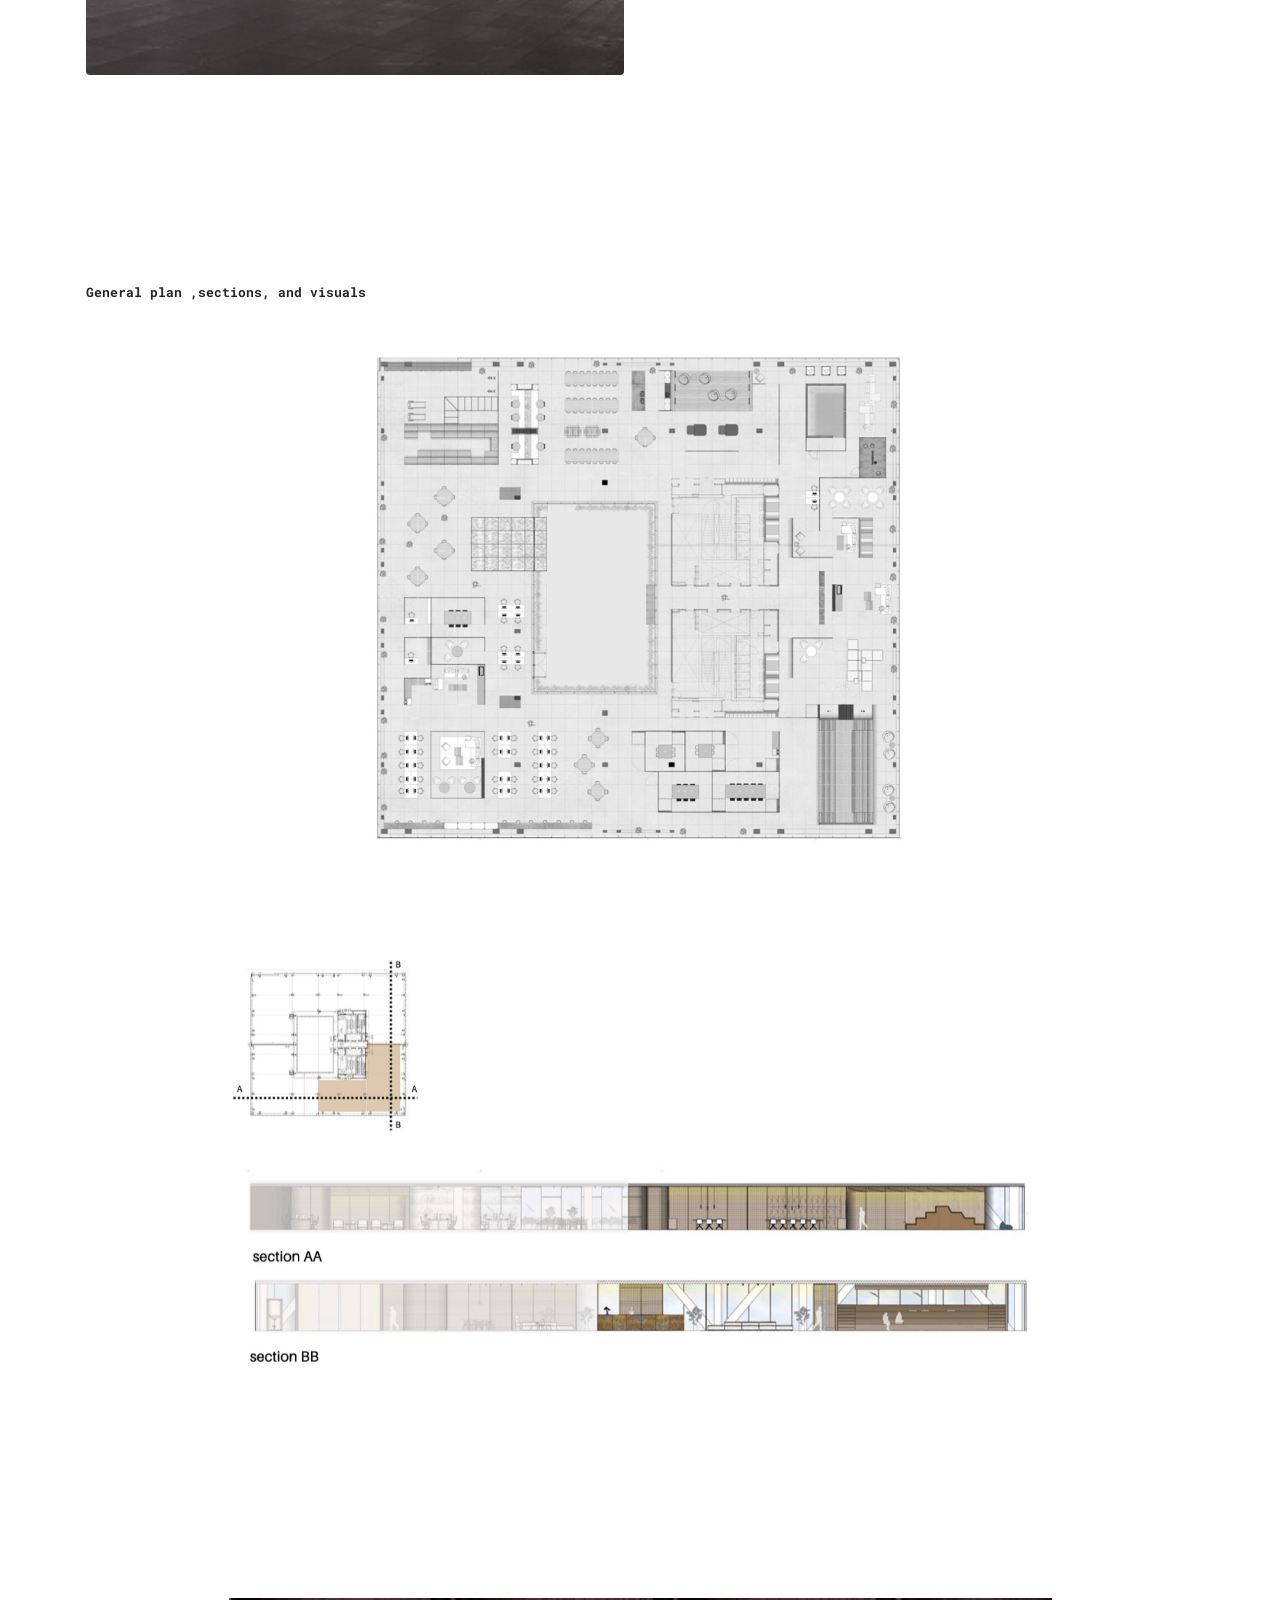
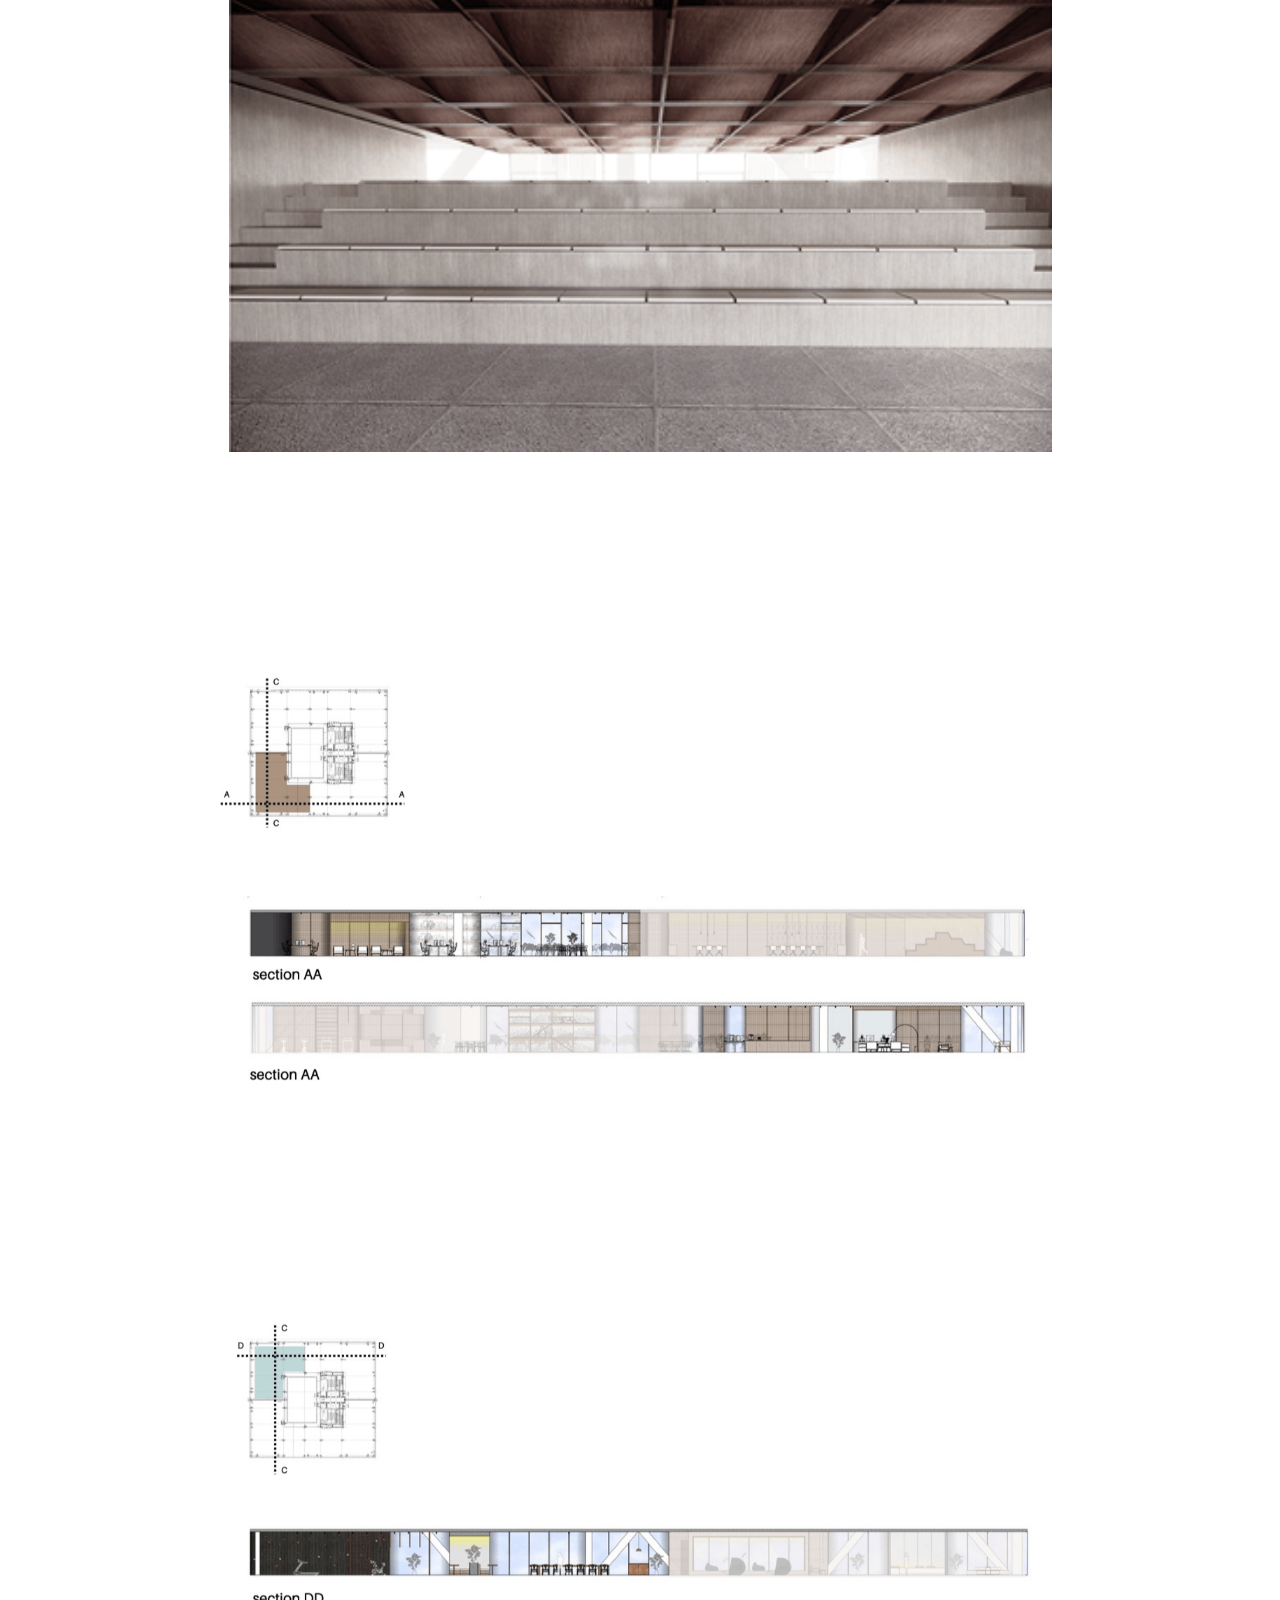
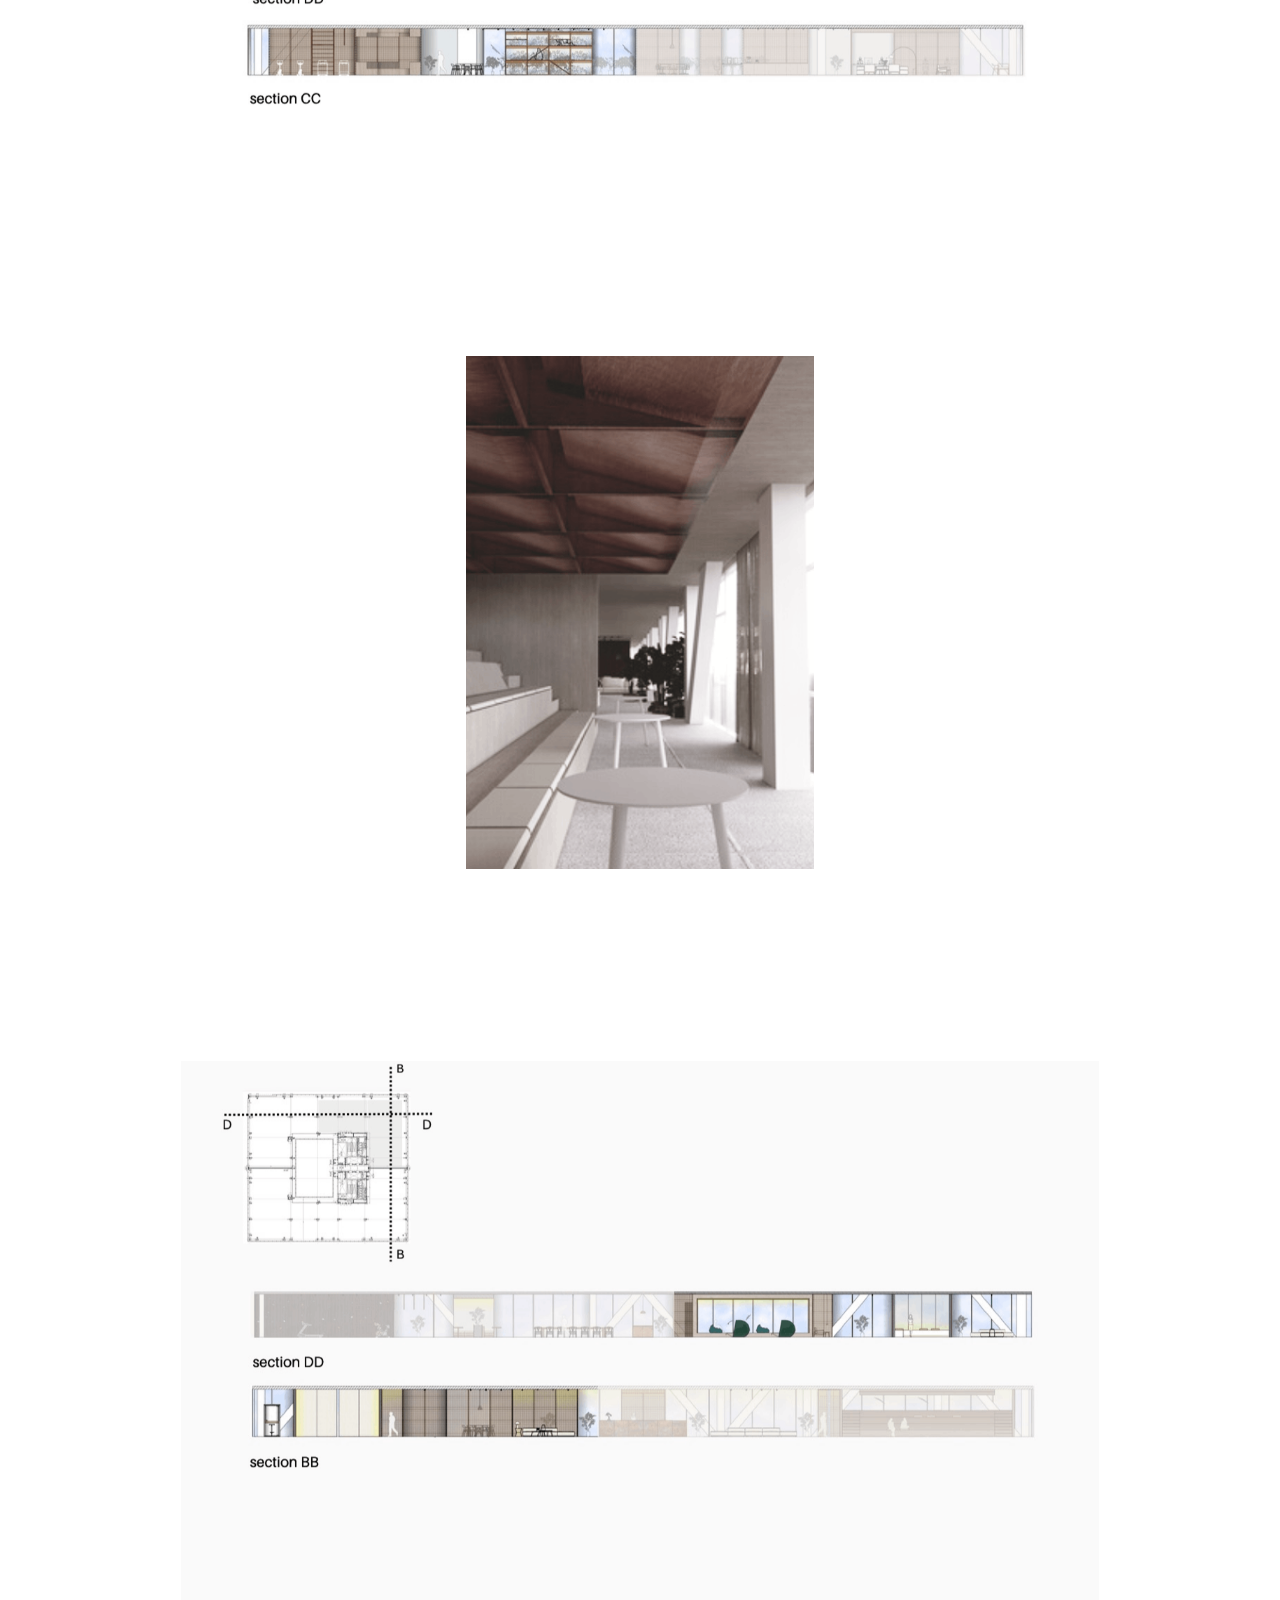
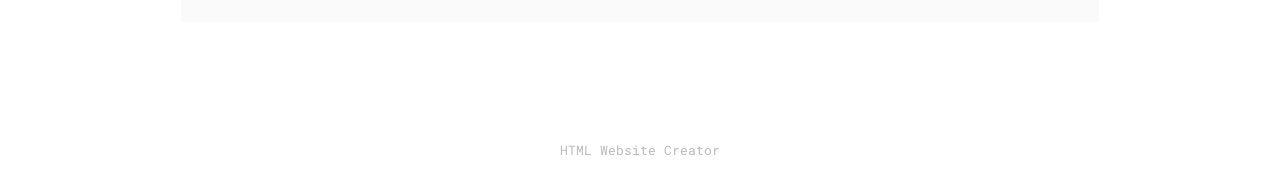
<file: page5.html>
<!DOCTYPE html>
<html  >
<head>
  <!-- Site made with Mobirise Website Builder v6.1.12, https://mobirise.com -->
  <meta charset="UTF-8">
  <meta http-equiv="X-UA-Compatible" content="IE=edge">
  <meta name="generator" content="Mobirise v6.1.12, mobirise.com">
  <meta name="viewport" content="width=device-width, initial-scale=1, minimum-scale=1">
  <link rel="shortcut icon" href="assets/images/screenshot202026-09-0420at2021.20.33201-128x139-2.png" type="image/x-icon">
  <meta name="description" content="">
  
  
  <title>Workspace</title>
  <link rel="stylesheet" href="assets/web/assets/mobirise-icons2/mobirise2.css">
  <link rel="stylesheet" href="assets/bootstrap/css/bootstrap.min.css">
  <link rel="stylesheet" href="assets/dropdown/css/style.css">
  <link rel="stylesheet" href="assets/socicon/css/styles.css">
  <link rel="stylesheet" href="assets/theme/css/style.css">
  <link rel="preload" href="https://fonts.googleapis.com/css?family=Orbitron:400,500,600,700,800,900&display=swap" as="style" onload="this.onload=null;this.rel='stylesheet'">
  <noscript><link rel="stylesheet" href="https://fonts.googleapis.com/css?family=Orbitron:400,500,600,700,800,900&display=swap"></noscript>
  <link rel="preload" href="https://fonts.googleapis.com/css?family=Roboto+Mono:100,200,300,400,500,600,700,100i,200i,300i,400i,500i,600i,700i&display=swap" as="style" onload="this.onload=null;this.rel='stylesheet'">
  <noscript><link rel="stylesheet" href="https://fonts.googleapis.com/css?family=Roboto+Mono:100,200,300,400,500,600,700,100i,200i,300i,400i,500i,600i,700i&display=swap"></noscript>
  <link rel="preload" as="style" href="assets/mobirise/css/mbr-additional.css?v=Ht26t6"><link rel="stylesheet" href="assets/mobirise/css/mbr-additional.css?v=Ht26t6" type="text/css">

  
  
  
</head>
<body>
  
  <section data-bs-version="5.1" class="menu menu1 cid-vBw3kcbV2M" once="menu" id="menu1-4i">
    

    <nav class="navbar navbar-dropdown navbar-fixed-top navbar-expand-lg">
        <div class="container-fluid">
            <div class="navbar-brand">
                
                <span class="navbar-caption-wrap"><a class="navbar-caption text-black text-primary display-7" href="index.html">Syn_Collective</a></span>
            </div>
            <button class="navbar-toggler" type="button" data-toggle="collapse" data-bs-toggle="collapse" data-target="#navbarSupportedContent" data-bs-target="#navbarSupportedContent" aria-controls="navbarNavAltMarkup" aria-expanded="false" aria-label="Toggle navigation">
                <div class="hamburger">
                    <span></span>
                    <span></span>
                    <span></span>
                    <span></span>
                </div>
            </button>
            <div class="collapse navbar-collapse" id="navbarSupportedContent">
                <ul class="navbar-nav nav-dropdown nav-right" data-app-modern-menu="true"><li class="nav-item"><a class="nav-link link text-black text-primary display-7" href="index.html">Home</a></li>
                    <li class="nav-item"><a class="nav-link link text-black text-primary display-7" href="page10.html">
                            About</a></li><li class="nav-item"><a class="nav-link link text-black text-primary display-7" href="page8.html">Contact</a>
                    </li></ul>
                
                
            </div>
        </div>
    </nav>
</section>

<section data-bs-version="5.1" class="content5 cid-vszBUZIflr" id="content5-2r">
    
    <div class="container">
        <div class="row justify-content-center">
            <div class="col-md-12 col-lg-12">
                
                
                <p class="mbr-text mbr-fonts-style display-7"><strong>
                    Project of a coworking space in La Zona Franca, Barcelona</strong><br>This projection was made in collaboration with Poliana Moura</p>
            </div>
        </div>
    </div>
</section>

<section data-bs-version="5.1" class="image4 cid-vszBYIYQt1" id="image4-2s">
    

    
    

    <div class="container">
        <div class="row">
            <div class="col-12 col-lg-6">
                <div class="image-wrapper">
                    <img src="assets/images/workspace20presentatio20120-20copy-1256x887.png" alt="Mobirise Website Builder">
                    
                </div>
            </div>
            <div class="col-12 col-lg-6">
                <div class="image-wrapper">
                    <img src="assets/images/workspace20presentatio201-1256x887.png" alt="Mobirise Website Builder">
                    
                </div>
            </div>
        </div>
    </div>
</section>

<section data-bs-version="5.1" class="gallery1 cid-vszDFRRfar" id="gallery1-2u">
    
    
    <div class="container">
        
        <div class="row mt-4">
            <div class="item features-image col-12 col-md-6 col-lg-6">
                <div class="item-wrapper">
                    <div class="item-img">
                        <img src="assets/images/img-51811-263x238.png" alt="Mobirise Website Builder">
                    </div>
                    
                    
                </div>
            </div>
            
            
            
        </div>
    </div>
</section>

<section data-bs-version="5.1" class="content5 cid-vszE426NuU" id="content5-2v">
    
    <div class="container">
        <div class="row justify-content-center">
            <div class="col-md-12 col-lg-12">
                
                
                <p class="mbr-text mbr-fonts-style display-7"><strong>General plan ,sections, and visuals</strong></p>
            </div>
        </div>
    </div>
</section>

<section data-bs-version="5.1" class="image3 cid-vszEctXqtB" id="image3-2w">
    

    
    

    <div class="container">
        <div class="row justify-content-center">
            <div class="col-12 col-lg-6">
                <div class="image-wrapper">
                    <img src="assets/images/frame2017-706x651.png" alt="Mobirise Website Builder">
                    
                </div>
            </div>
        </div>
    </div>
</section>

<section data-bs-version="5.1" class="image3 cid-vszFvEfwKY" id="image3-2y">
    

    
    

    <div class="container">
        <div class="row justify-content-center">
            <div class="col-12 col-lg-10">
                <div class="image-wrapper">
                    <img src="assets/images/workspace20presentat201-1312x927.png" alt="Mobirise Website Builder">
                    
                </div>
            </div>
        </div>
    </div>
</section>

<section data-bs-version="5.1" class="image3 cid-vszGLiJ2MS" id="image3-32">
    

    
    

    <div class="container">
        <div class="row justify-content-center">
            <div class="col-12 col-lg-9">
                <div class="image-wrapper">
                    <img src="assets/images/workspace-433x239.png" alt="Mobirise Website Builder">
                    
                </div>
            </div>
        </div>
    </div>
</section>

<section data-bs-version="5.1" class="image3 cid-vszFWOF7kB" id="image3-2z">
    

    
    

    <div class="container">
        <div class="row justify-content-center">
            <div class="col-12 col-lg-10">
                <div class="image-wrapper">
                    <img src="assets/images/workspace20presen201-1312x927.png" alt="Mobirise Website Builder">
                    
                </div>
            </div>
        </div>
    </div>
</section>

<section data-bs-version="5.1" class="image3 cid-vszGnySTcF" id="image3-30">
    

    
    

    <div class="container">
        <div class="row justify-content-center">
            <div class="col-12 col-lg-10">
                <div class="image-wrapper">
                    <img src="assets/images/workspace20prese201-1312x927.png" alt="Mobirise Website Builder">
                    
                </div>
            </div>
        </div>
    </div>
</section>

<section data-bs-version="5.1" class="image3 cid-vszHREZn8p" id="image3-35">
    

    
    

    <div class="container">
        <div class="row justify-content-center">
            <div class="col-12 col-lg-4">
                <div class="image-wrapper">
                    <img src="assets/images/workspace55-369x544.png" alt="Mobirise Website Builder">
                    
                </div>
            </div>
        </div>
    </div>
</section>

<section data-bs-version="5.1" class="image3 cid-vszGo5HXW8" id="image3-31">
    

    
    

    <div class="container">
        <div class="row justify-content-center">
            <div class="col-12 col-lg-10">
                <div class="image-wrapper">
                    <img src="assets/images/workspace20pre201-1312x927.png" alt="Mobirise Website Builder">
                    
                </div>
            </div>
        </div>
    </div>
</section><section class="display-7" style="padding: 0;align-items: center;justify-content: center;flex-wrap: wrap;    align-content: center;display: flex;position: relative;height: 4rem;"><a href="https://mobiri.se/5052019" style="flex: 1 1;height: 4rem;position: absolute;width: 100%;z-index: 1;"><img alt="" style="height: 4rem;" src="[data-uri]"></a><p style="margin: 0;text-align: center;" class="display-7">&#8204;</p><a style="z-index:1" href="https://mobirise.com/html-builder.html">HTML Website Creator</a></section><script src="assets/bootstrap/js/bootstrap.bundle.min.js"></script>  <script src="assets/smoothscroll/smooth-scroll.js"></script>  <script src="assets/ytplayer/index.js"></script>  <script src="assets/dropdown/js/navbar-dropdown.js"></script>  <script src="assets/theme/js/script.js"></script>  
  
  
 <div id="scrollToTop" class="scrollToTop mbr-arrow-up"><a style="text-align: center;"><i class="mbr-arrow-up-icon mbr-arrow-up-icon-cm cm-icon cm-icon-smallarrow-up"></i></a></div>
  </body>
</html>
</file>
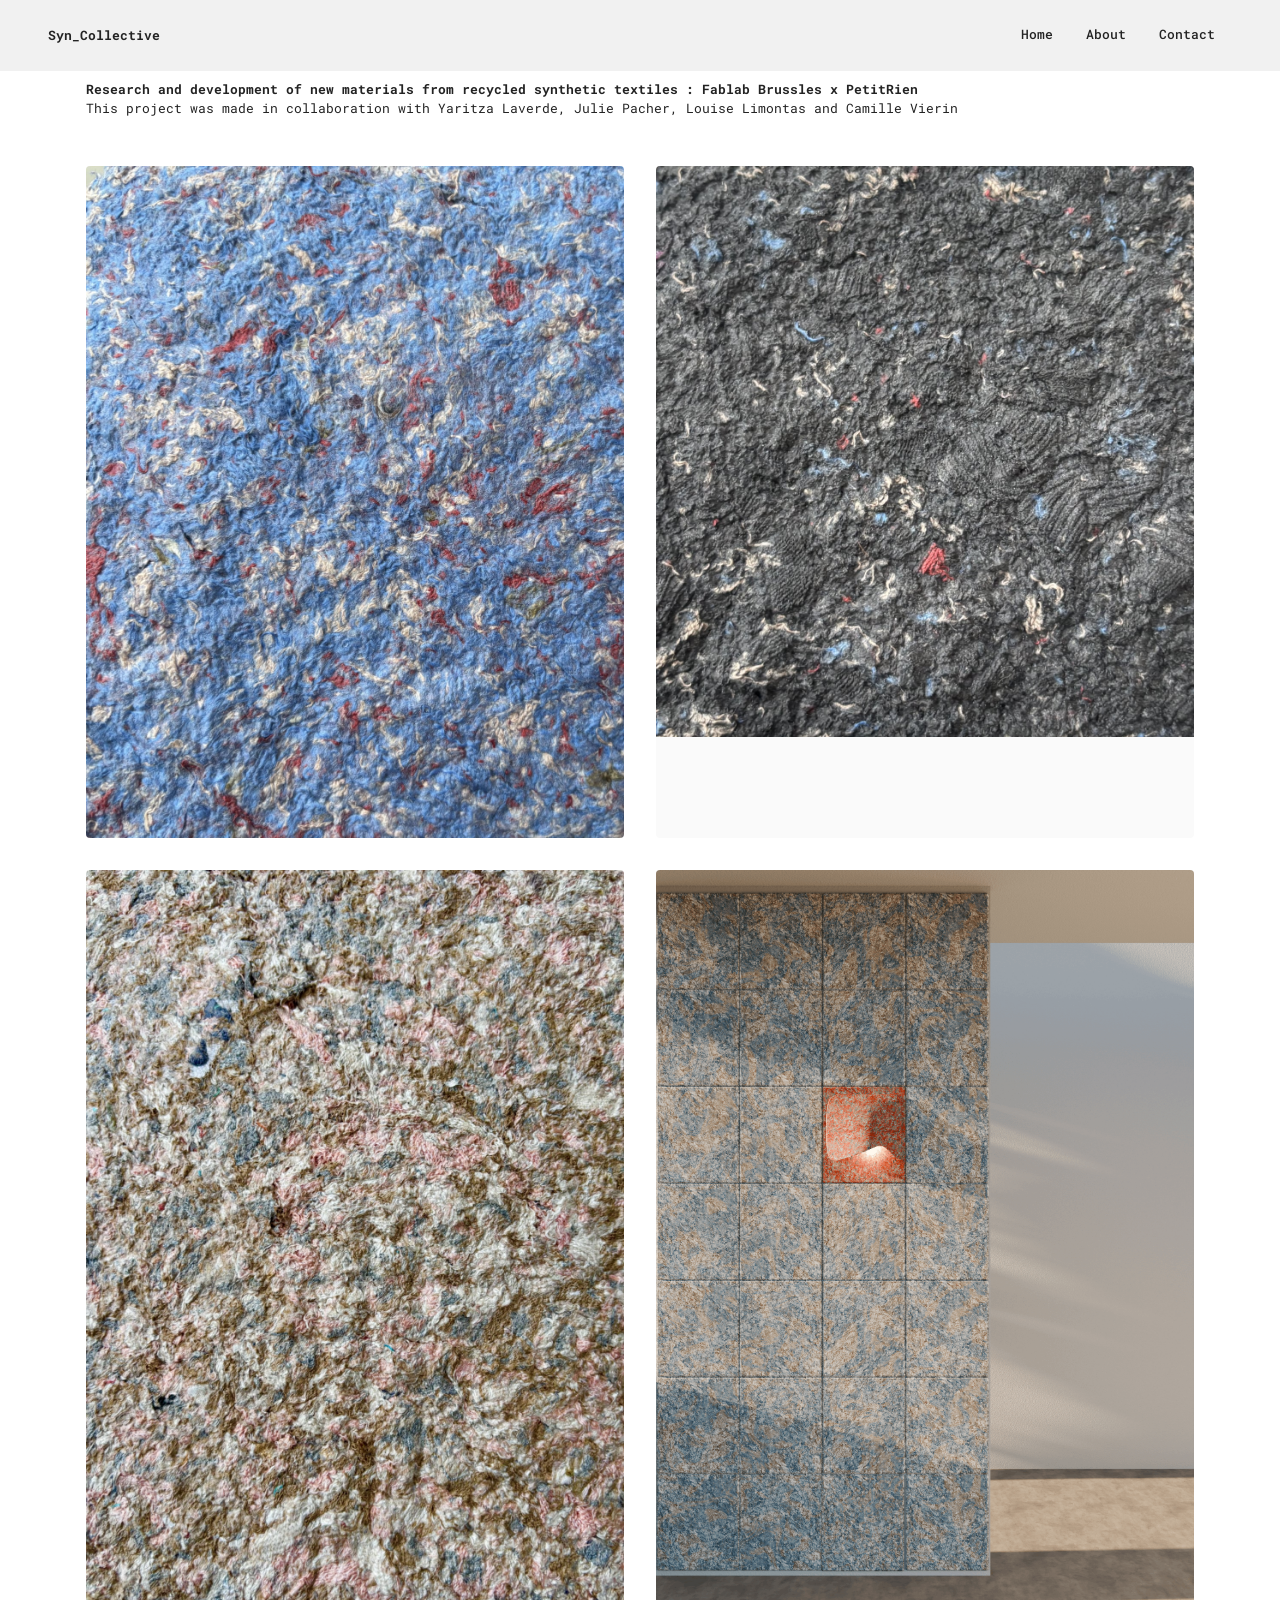
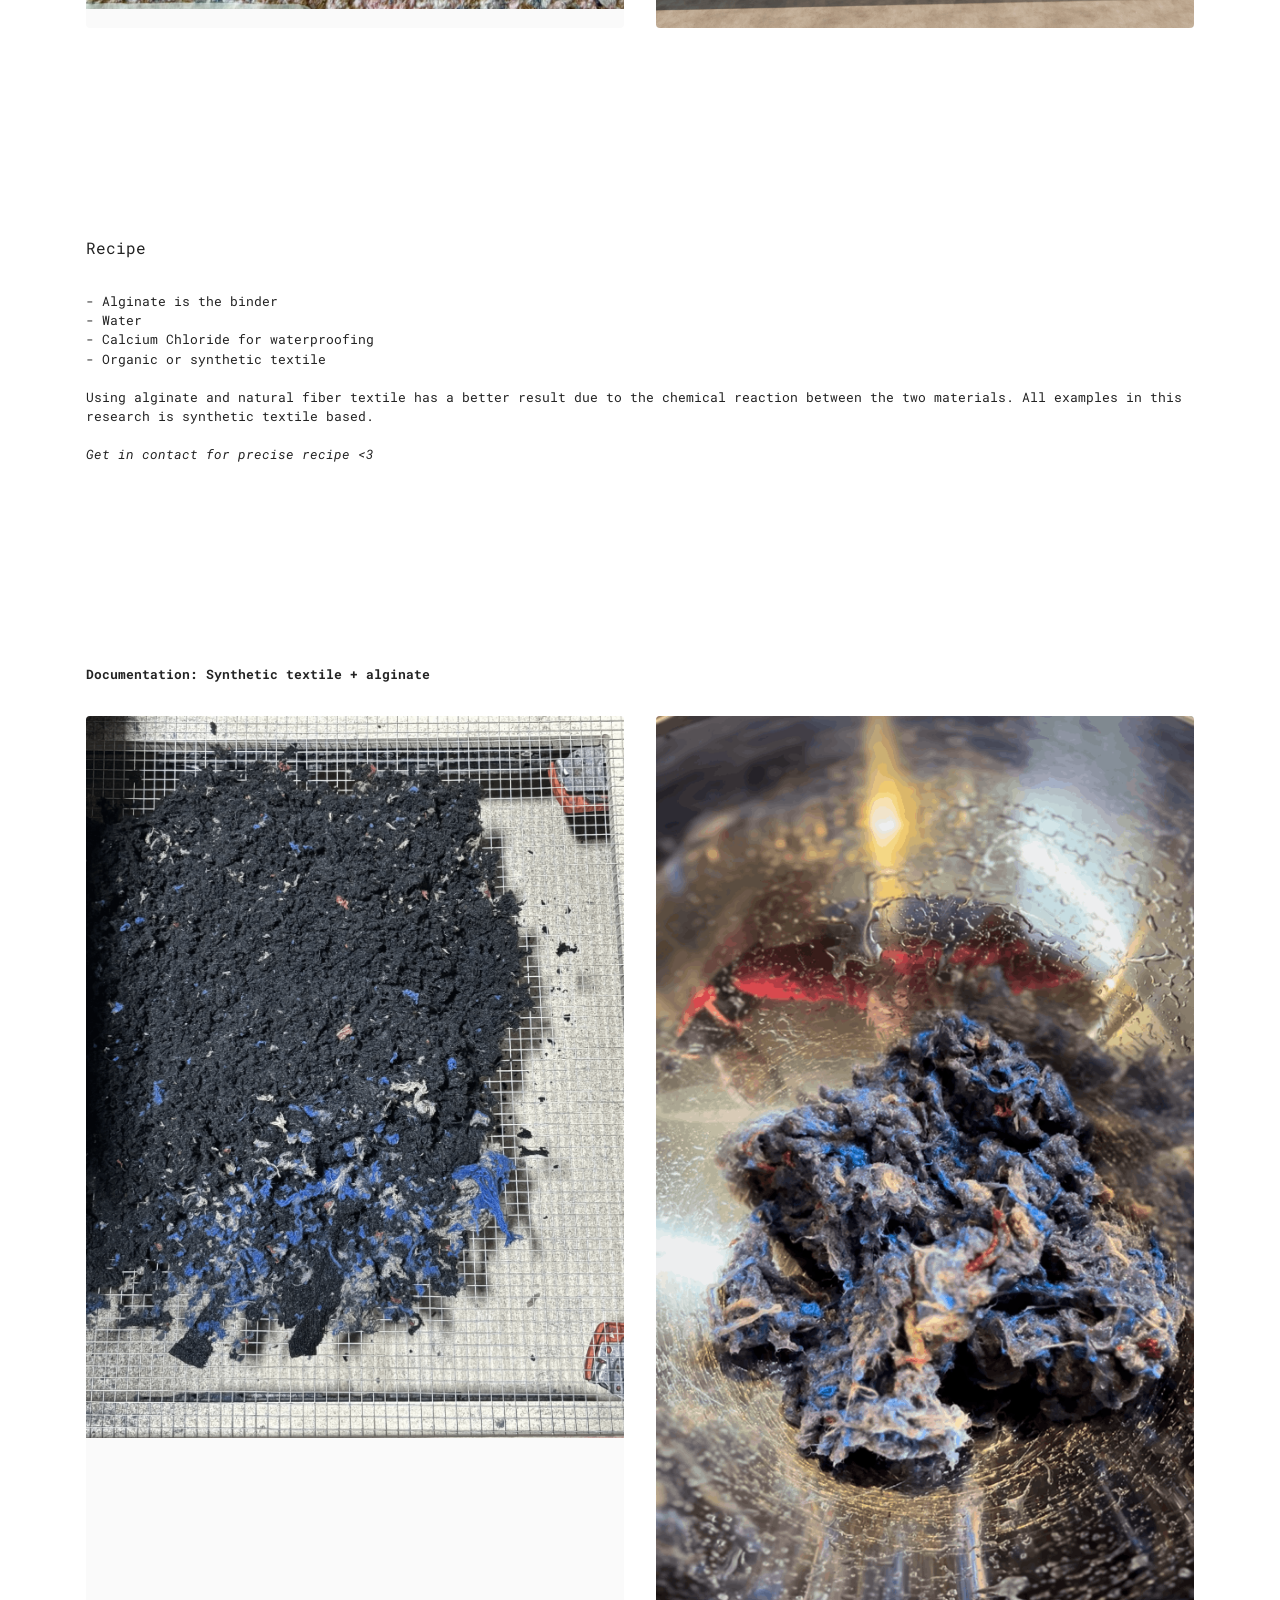
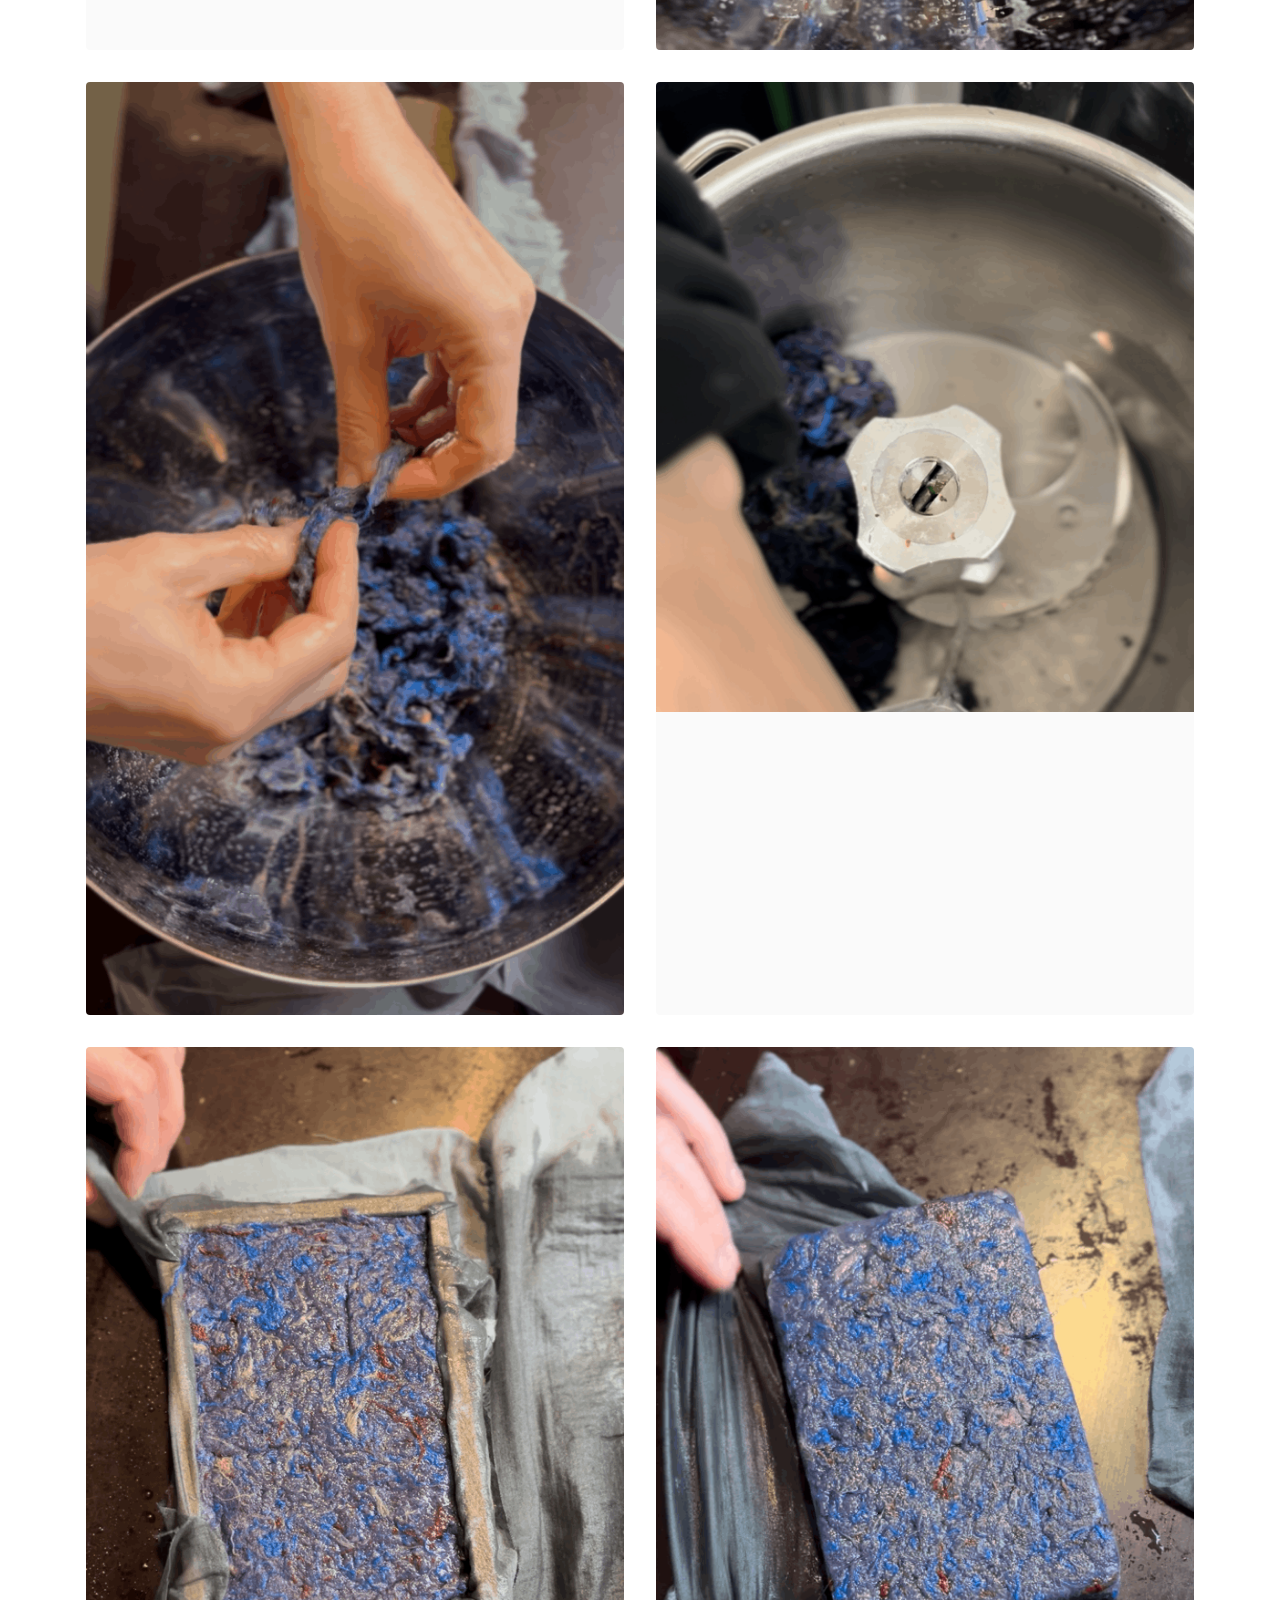
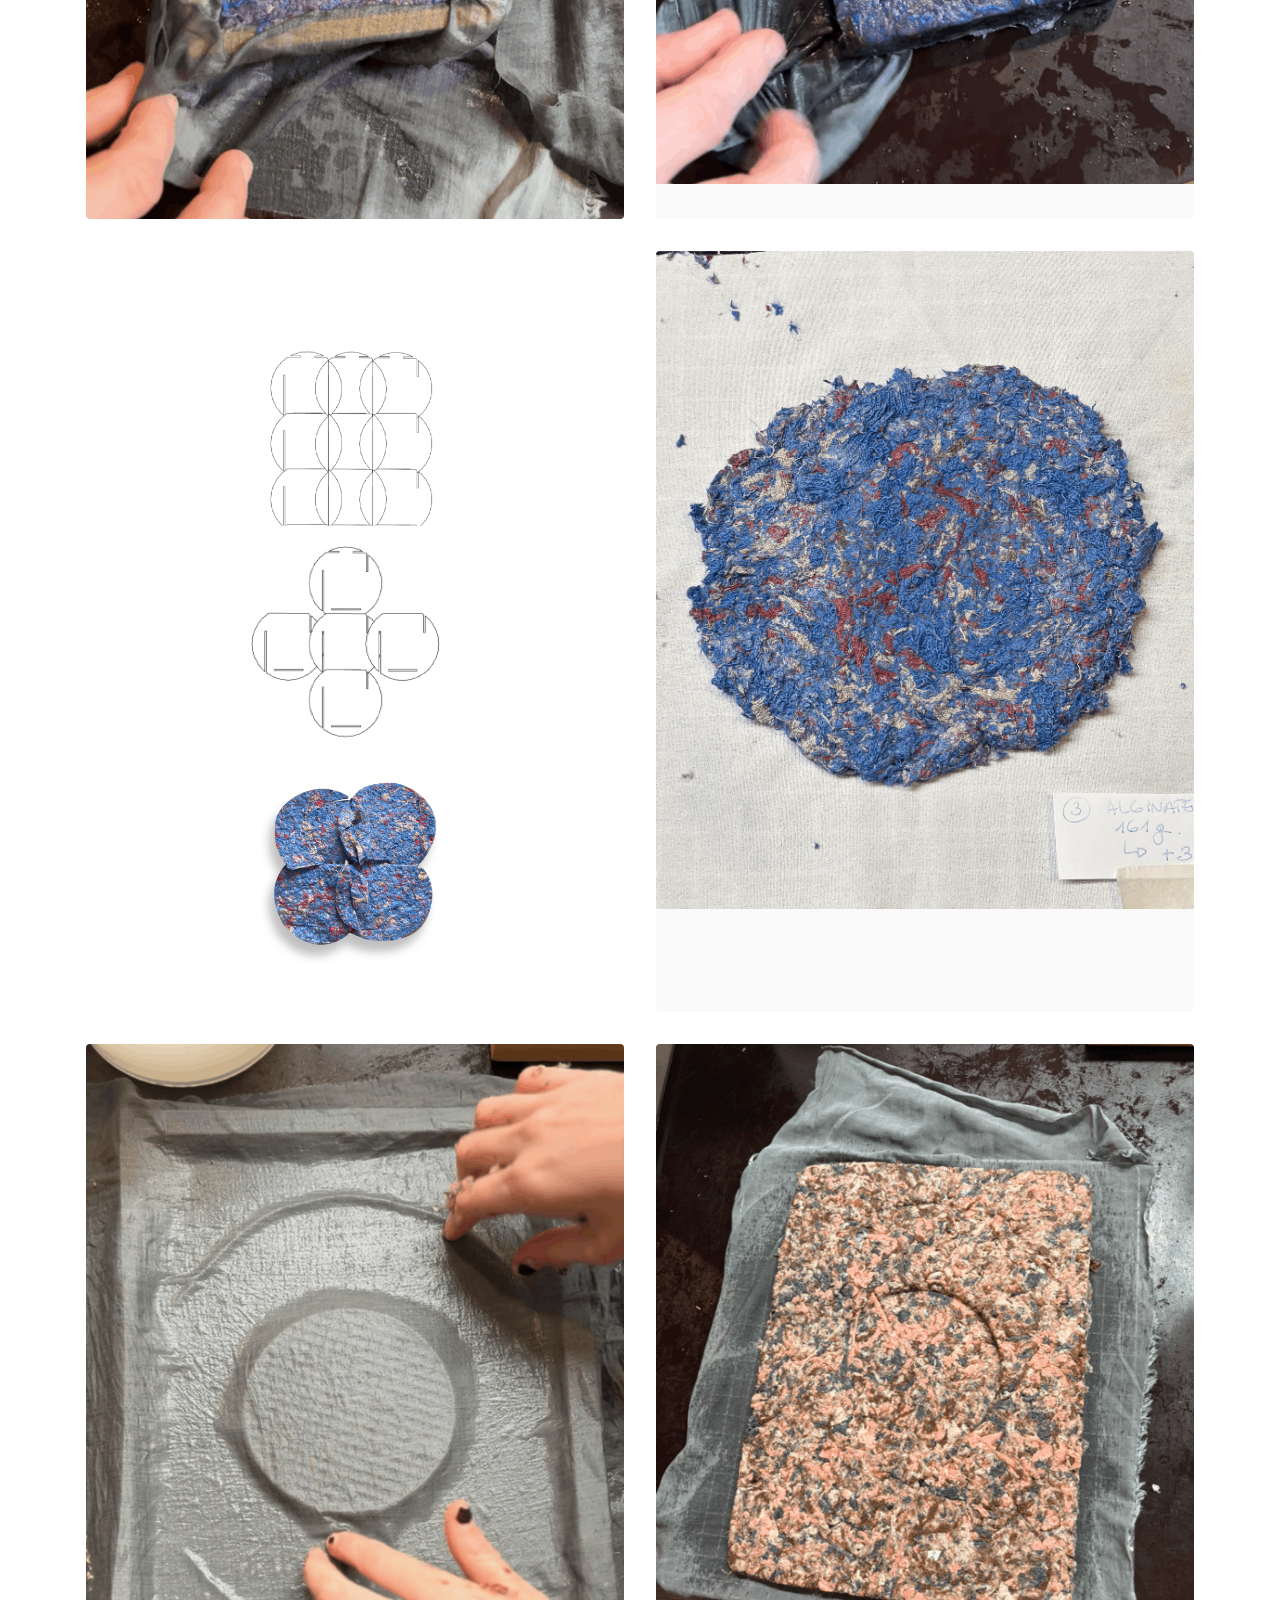
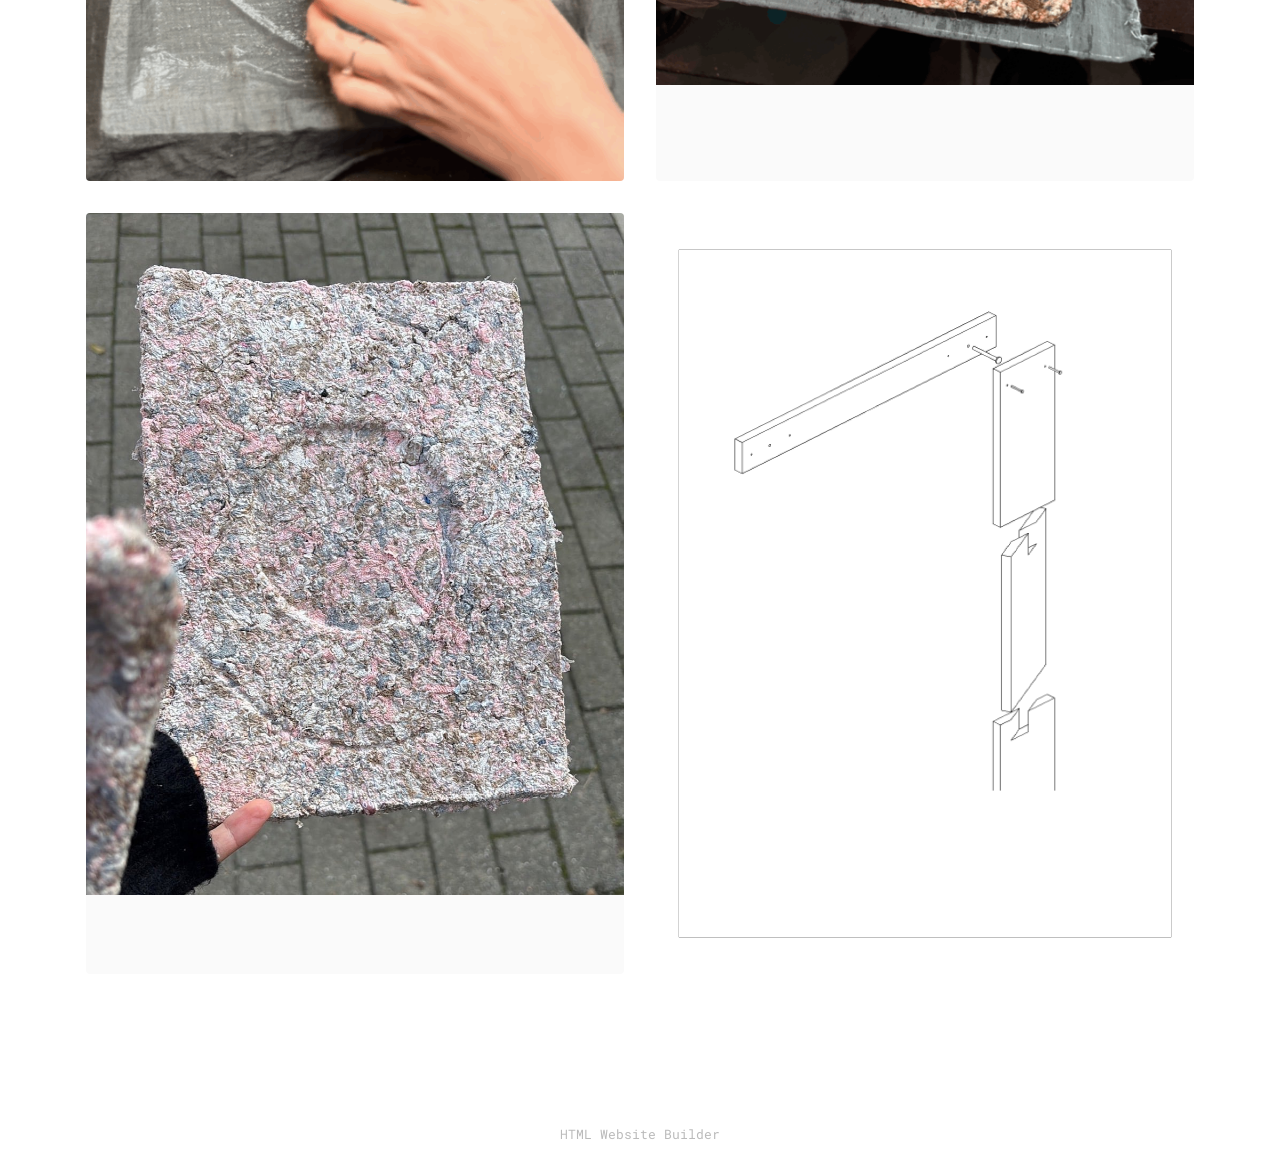
<file: page6.html>
<!DOCTYPE html>
<html  >
<head>
  <!-- Site made with Mobirise Website Builder v6.1.12, https://mobirise.com -->
  <meta charset="UTF-8">
  <meta http-equiv="X-UA-Compatible" content="IE=edge">
  <meta name="generator" content="Mobirise v6.1.12, mobirise.com">
  <meta name="viewport" content="width=device-width, initial-scale=1, minimum-scale=1">
  <link rel="shortcut icon" href="assets/images/screenshot202026-09-0420at2021.20.33201-128x139-2.png" type="image/x-icon">
  <meta name="description" content="">
  
  
  <title>RecyclingTextile</title>
  <link rel="stylesheet" href="assets/web/assets/mobirise-icons2/mobirise2.css">
  <link rel="stylesheet" href="assets/bootstrap/css/bootstrap.min.css">
  <link rel="stylesheet" href="assets/dropdown/css/style.css">
  <link rel="stylesheet" href="assets/socicon/css/styles.css">
  <link rel="stylesheet" href="assets/theme/css/style.css">
  <link rel="preload" href="https://fonts.googleapis.com/css?family=Orbitron:400,500,600,700,800,900&display=swap" as="style" onload="this.onload=null;this.rel='stylesheet'">
  <noscript><link rel="stylesheet" href="https://fonts.googleapis.com/css?family=Orbitron:400,500,600,700,800,900&display=swap"></noscript>
  <link rel="preload" href="https://fonts.googleapis.com/css?family=Roboto+Mono:100,200,300,400,500,600,700,100i,200i,300i,400i,500i,600i,700i&display=swap" as="style" onload="this.onload=null;this.rel='stylesheet'">
  <noscript><link rel="stylesheet" href="https://fonts.googleapis.com/css?family=Roboto+Mono:100,200,300,400,500,600,700,100i,200i,300i,400i,500i,600i,700i&display=swap"></noscript>
  <link rel="preload" as="style" href="assets/mobirise/css/mbr-additional.css?v=pcS47D"><link rel="stylesheet" href="assets/mobirise/css/mbr-additional.css?v=pcS47D" type="text/css">

  
  
  
</head>
<body>
  
  <section data-bs-version="5.1" class="menu menu1 cid-vBw3kcbV2M" once="menu" id="menu1-4i">
    

    <nav class="navbar navbar-dropdown navbar-fixed-top navbar-expand-lg">
        <div class="container-fluid">
            <div class="navbar-brand">
                
                <span class="navbar-caption-wrap"><a class="navbar-caption text-black text-primary display-7" href="index.html">Syn_Collective</a></span>
            </div>
            <button class="navbar-toggler" type="button" data-toggle="collapse" data-bs-toggle="collapse" data-target="#navbarSupportedContent" data-bs-target="#navbarSupportedContent" aria-controls="navbarNavAltMarkup" aria-expanded="false" aria-label="Toggle navigation">
                <div class="hamburger">
                    <span></span>
                    <span></span>
                    <span></span>
                    <span></span>
                </div>
            </button>
            <div class="collapse navbar-collapse" id="navbarSupportedContent">
                <ul class="navbar-nav nav-dropdown nav-right" data-app-modern-menu="true"><li class="nav-item"><a class="nav-link link text-black text-primary display-7" href="index.html">Home</a></li>
                    <li class="nav-item"><a class="nav-link link text-black text-primary display-7" href="page10.html">
                            About</a></li><li class="nav-item"><a class="nav-link link text-black text-primary display-7" href="page8.html">Contact</a>
                    </li></ul>
                
                
            </div>
        </div>
    </nav>
</section>

<section data-bs-version="5.1" class="content5 cid-vte9saIaw6" id="content5-3c">
    
    <div class="container">
        <div class="row justify-content-center">
            <div class="col-md-12 col-lg-12">
                
                
                <p class="mbr-text mbr-fonts-style display-7"><strong>Research and development of new<em> </em>materials from recycled synthetic textiles : Fablab Brussles x PetitRien</strong><br>This project was made in collaboration with Yaritza Laverde, Julie Pacher, Louise Limontas and Camille Vierin</p>
            </div>
        </div>
    </div>
</section>

<section data-bs-version="5.1" class="gallery1 cid-vte8Rxvofl" id="gallery1-3b">
    
    
    <div class="container">
        
        <div class="row mt-4">
            <div class="item features-image col-12 col-md-6 col-lg-6">
                <div class="item-wrapper">
                    <div class="item-img">
                        <img src="assets/images/img-8871-1256x1567.jpg" alt="Mobirise Website Builder" data-slide-to="0" data-bs-slide-to="0">
                    </div>
                    
                    
                </div>
            </div>
            <div class="item features-image col-12 col-md-6 col-lg-6">
                <div class="item-wrapper">
                    <div class="item-img">
                        <img src="assets/images/img-8873-1256x1333.jpg" alt="Mobirise Website Builder" data-slide-to="1" data-bs-slide-to="1">
                    </div>
                    
                    
                </div>
            </div>
            <div class="item features-image col-12 col-md-6 col-lg-6">
                <div class="item-wrapper">
                    <div class="item-img">
                        <img src="assets/images/img-8877-1256x1726.jpg" alt="Mobirise Website Builder" data-slide-to="2" data-bs-slide-to="2">
                    </div>
                    
                    
                </div>
            </div><div class="item features-image col-12 col-md-6 col-lg-6">
                <div class="item-wrapper">
                    <div class="item-img">
                        <img src="assets/images/render5-1638x2309.png" alt="Mobirise Website Builder" data-slide-to="3" data-bs-slide-to="3">
                    </div>
                    
                    
                </div>
            </div>
            
        </div>
    </div>
</section>

<section data-bs-version="5.1" class="content5 cid-vBwAHgyPQz" id="content5-4k">
    
    <div class="container">
        <div class="row justify-content-center">
            <div class="col-md-12 col-lg-12">
                
                <h4 class="mbr-section-subtitle mbr-fonts-style mb-4 display-5">
                    Recipe</h4>
                <p class="mbr-text mbr-fonts-style display-7">- Alginate is the binder<br>- Water<br>- Calcium Chloride for waterproofing<br>- Organic or synthetic textile<br><br>Using alginate and natural fiber textile has a better result due to the chemical reaction between the two materials. All examples in this research is synthetic textile based.<br><br><em>Get in contact for precise recipe &lt;3</em></p>
            </div>
        </div>
    </div>
</section>

<section data-bs-version="5.1" class="gallery1 cid-vteabqG3Iq" id="gallery1-3d">
    
    
    <div class="container">
        <div class="mbr-section-head">
            
            <h5 class="mbr-section-subtitle mbr-fonts-style align-center mb-0 mt-2 display-7"><strong>
                Documentation: Synthetic textile + alginate</strong></h5>
        </div>
        <div class="row mt-4">
            <div class="item features-image col-12 col-md-6 col-lg-6">
                <div class="item-wrapper">
                    <div class="item-img">
                        <img src="assets/images/img-8285201-1256x1687.png" alt="Mobirise Website Builder" data-slide-to="0" data-bs-slide-to="0">
                    </div>
                    
                    
                </div>
            </div>
            <div class="item features-image col-12 col-md-6 col-lg-6">
                <div class="item-wrapper">
                    <div class="item-img">
                        <img src="assets/images/img-1170-590x1280.png" alt="Mobirise Website Builder" data-slide-to="1" data-bs-slide-to="1">
                    </div>
                    
                    
                </div>
            </div>
            
            <div class="item features-image col-12 col-md-6 col-lg-6">
                <div class="item-wrapper">
                    <div class="item-img">
                        <img src="assets/images/img-1171-590x1280.png" alt="Mobirise Website Builder" title="" data-slide-to="2" data-bs-slide-to="2">
                    </div>
                    
                    
                </div>
            </div><div class="item features-image col-12 col-md-6 col-lg-6">
                <div class="item-wrapper">
                    <div class="item-img">
                        <img src="assets/images/img-1181-590x1280.png" alt="Mobirise Website Builder" title="" data-slide-to="3" data-bs-slide-to="3">
                    </div>
                    
                    
                </div>
            </div><div class="item features-image col-12 col-md-6 col-lg-6">
                <div class="item-wrapper">
                    <div class="item-img">
                        <img src="assets/images/img-1173-590x1280.png" alt="Mobirise Website Builder" title="" data-slide-to="4" data-bs-slide-to="4">
                    </div>
                    
                    
                </div>
            </div><div class="item features-image col-12 col-md-6 col-lg-6">
                <div class="item-wrapper">
                    <div class="item-img">
                        <img src="assets/images/img-1175-590x1280.png" alt="Mobirise Website Builder" title="" data-slide-to="5" data-bs-slide-to="5">
                    </div>
                    
                    
                </div>
            </div><div class="item features-image col-12 col-md-6 col-lg-6">
                <div class="item-wrapper">
                    <div class="item-img">
                        <img src="assets/images/a420-2071-2003x2834.png" alt="Mobirise Website Builder" title="" data-slide-to="6" data-bs-slide-to="6">
                    </div>
                    
                    
                </div>
            </div><div class="item features-image col-12 col-md-6 col-lg-6">
                <div class="item-wrapper">
                    <div class="item-img">
                        <img src="assets/images/img-8391201-2317x2834.png" alt="Mobirise Website Builder" title="" data-slide-to="7" data-bs-slide-to="7">
                    </div>
                    
                    
                </div>
            </div><div class="item features-image col-12 col-md-6 col-lg-6">
                <div class="item-wrapper">
                    <div class="item-img">
                        <img src="assets/images/img-1177-590x1280.png" alt="Mobirise Website Builder" title="" data-slide-to="8" data-bs-slide-to="8">
                    </div>
                    
                    
                </div>
            </div><div class="item features-image col-12 col-md-6 col-lg-6">
                <div class="item-wrapper">
                    <div class="item-img">
                        <img src="assets/images/img-1179-590x1280.png" alt="Mobirise Website Builder" title="" data-slide-to="9" data-bs-slide-to="9">
                    </div>
                    
                    
                </div>
            </div><div class="item features-image col-12 col-md-6 col-lg-6">
                <div class="item-wrapper">
                    <div class="item-img">
                        <img src="assets/images/img-1179-1009x1280.jpg" alt="Mobirise Website Builder" title="" data-slide-to="10" data-bs-slide-to="10">
                    </div>
                    
                    
                </div>
            </div><div class="item features-image col-12 col-md-6 col-lg-6">
                <div class="item-wrapper">
                    <div class="item-img">
                        <img src="assets/images/a420-20140-2003x2834.png" alt="Mobirise Website Builder" title="" data-slide-to="11" data-bs-slide-to="11">
                    </div>
                    
                    
                </div>
            </div>
        </div>
    </div>
</section><section class="display-7" style="padding: 0;align-items: center;justify-content: center;flex-wrap: wrap;    align-content: center;display: flex;position: relative;height: 4rem;"><a href="https://mobiri.se/5052019" style="flex: 1 1;height: 4rem;position: absolute;width: 100%;z-index: 1;"><img alt="" style="height: 4rem;" src="[data-uri]"></a><p style="margin: 0;text-align: center;" class="display-7">&#8204;</p><a style="z-index:1" href="https://mobirise.com/html-builder.html">HTML Website Builder</a></section><script src="assets/bootstrap/js/bootstrap.bundle.min.js"></script>  <script src="assets/smoothscroll/smooth-scroll.js"></script>  <script src="assets/ytplayer/index.js"></script>  <script src="assets/dropdown/js/navbar-dropdown.js"></script>  <script src="assets/theme/js/script.js"></script>  
  
  
 <div id="scrollToTop" class="scrollToTop mbr-arrow-up"><a style="text-align: center;"><i class="mbr-arrow-up-icon mbr-arrow-up-icon-cm cm-icon cm-icon-smallarrow-up"></i></a></div>
  </body>
</html>
</file>
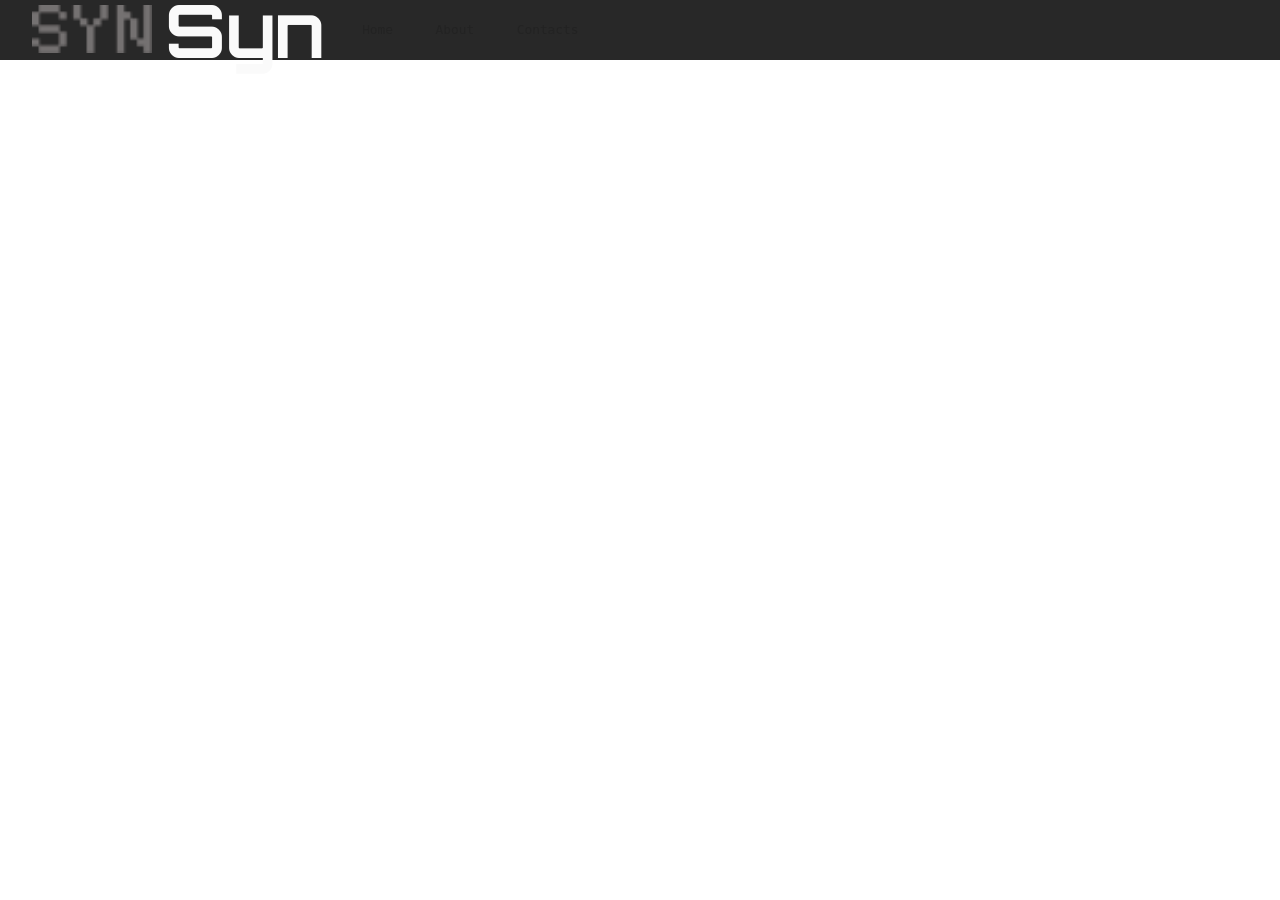
<file: page7.html>
<!DOCTYPE html>
<html  >
<head>
  <!-- Site made with Mobirise Website Builder v6.1.12, https://mobirise.com -->
  <meta charset="UTF-8">
  <meta http-equiv="X-UA-Compatible" content="IE=edge">
  <meta name="generator" content="Mobirise v6.1.12, mobirise.com">
  <meta name="viewport" content="width=device-width, initial-scale=1, minimum-scale=1">
  <link rel="shortcut icon" href="assets/images/syn-55x22.png" type="image/x-icon">
  <meta name="description" content="">
  
  
  <title>MeshBag</title>
  <link rel="stylesheet" href="assets/bootstrap/css/bootstrap.min.css">
  <link rel="stylesheet" href="assets/dropdown/css/style.css">
  <link rel="stylesheet" href="assets/socicon/css/styles.css">
  <link rel="stylesheet" href="assets/theme/css/style.css">
  <link rel="preload" href="https://fonts.googleapis.com/css?family=Orbitron:400,500,600,700,800,900&display=swap" as="style" onload="this.onload=null;this.rel='stylesheet'">
  <noscript><link rel="stylesheet" href="https://fonts.googleapis.com/css?family=Orbitron:400,500,600,700,800,900&display=swap"></noscript>
  <link rel="preload" href="https://fonts.googleapis.com/css?family=Bellota+Text:300,300i,400,400i,700,700i&display=swap" as="style" onload="this.onload=null;this.rel='stylesheet'">
  <noscript><link rel="stylesheet" href="https://fonts.googleapis.com/css?family=Bellota+Text:300,300i,400,400i,700,700i&display=swap"></noscript>
  <link rel="preload" as="style" href="assets/mobirise/css/mbr-additional.css?v=EF1vPh"><link rel="stylesheet" href="assets/mobirise/css/mbr-additional.css?v=EF1vPh" type="text/css">

  
  
  
</head>
<body>
  
  <section data-bs-version="5.1" class="menu menu1 cid-sFGMsvHDIa" once="menu" id="menu1-15">
    

    <nav class="navbar navbar-dropdown navbar-fixed-top navbar-expand-lg">
        <div class="container-fluid">
            <div class="navbar-brand">
                <span class="navbar-logo">
                    <a href="index.html">
                        <img src="assets/images/syn-55x22.png" alt="Mobirise Website Builder" style="height: 3rem;">
                    </a>
                </span>
                <span class="navbar-caption-wrap"><a class="navbar-caption text-white display-1" href="https://mobiri.se">Syn</a></span>
            </div>
            <button class="navbar-toggler" type="button" data-toggle="collapse" data-bs-toggle="collapse" data-target="#navbarSupportedContent" data-bs-target="#navbarSupportedContent" aria-controls="navbarNavAltMarkup" aria-expanded="false" aria-label="Toggle navigation">
                <div class="hamburger">
                    <span></span>
                    <span></span>
                    <span></span>
                    <span></span>
                </div>
            </button>
            <div class="collapse navbar-collapse" id="navbarSupportedContent">
                <ul class="navbar-nav nav-dropdown nav-right" data-app-modern-menu="true"><li class="nav-item"><a class="nav-link link text-black text-primary display-7" href="index.html">Home</a></li><li class="nav-item"><a class="nav-link link text-black display-7" href="index.html#features12-6">About</a></li>
                    
                    <li class="nav-item"><a class="nav-link link text-black text-primary display-7" href="index.html">Contacts</a>
                    </li></ul>
                
                
            </div>
        </div>
    </nav>
</section>

<section data-bs-version="5.1" class="footer7 cid-sFGSOnwtIp" once="footers" id="footer7-16">

    

    

    <div class="container">
        <div class="media-container-row align-center mbr-white">
            <div class="col-12">
                <p class="mbr-text mb-0 mbr-fonts-style display-7">
                    © Copyright 2025 - All Rights Reserved
                </p>
            </div>
        </div>
    </div>
</section><section class="display-7" style="padding: 0;align-items: center;justify-content: center;flex-wrap: wrap;    align-content: center;display: flex;position: relative;height: 4rem;"><a href="https://mobiri.se/5052019" style="flex: 1 1;height: 4rem;position: absolute;width: 100%;z-index: 1;"><img alt="" style="height: 4rem;" src="[data-uri]"></a><p style="margin: 0;text-align: center;" class="display-7">&#8204;</p><a style="z-index:1" href="https://mobirise.com/builder/ai-website-builder.html">AI Website Builder</a></section><script src="assets/bootstrap/js/bootstrap.bundle.min.js"></script>  <script src="assets/smoothscroll/smooth-scroll.js"></script>  <script src="assets/ytplayer/index.js"></script>  <script src="assets/dropdown/js/navbar-dropdown.js"></script>  <script src="assets/theme/js/script.js"></script>  
  
  
</body>
</html>
</file>
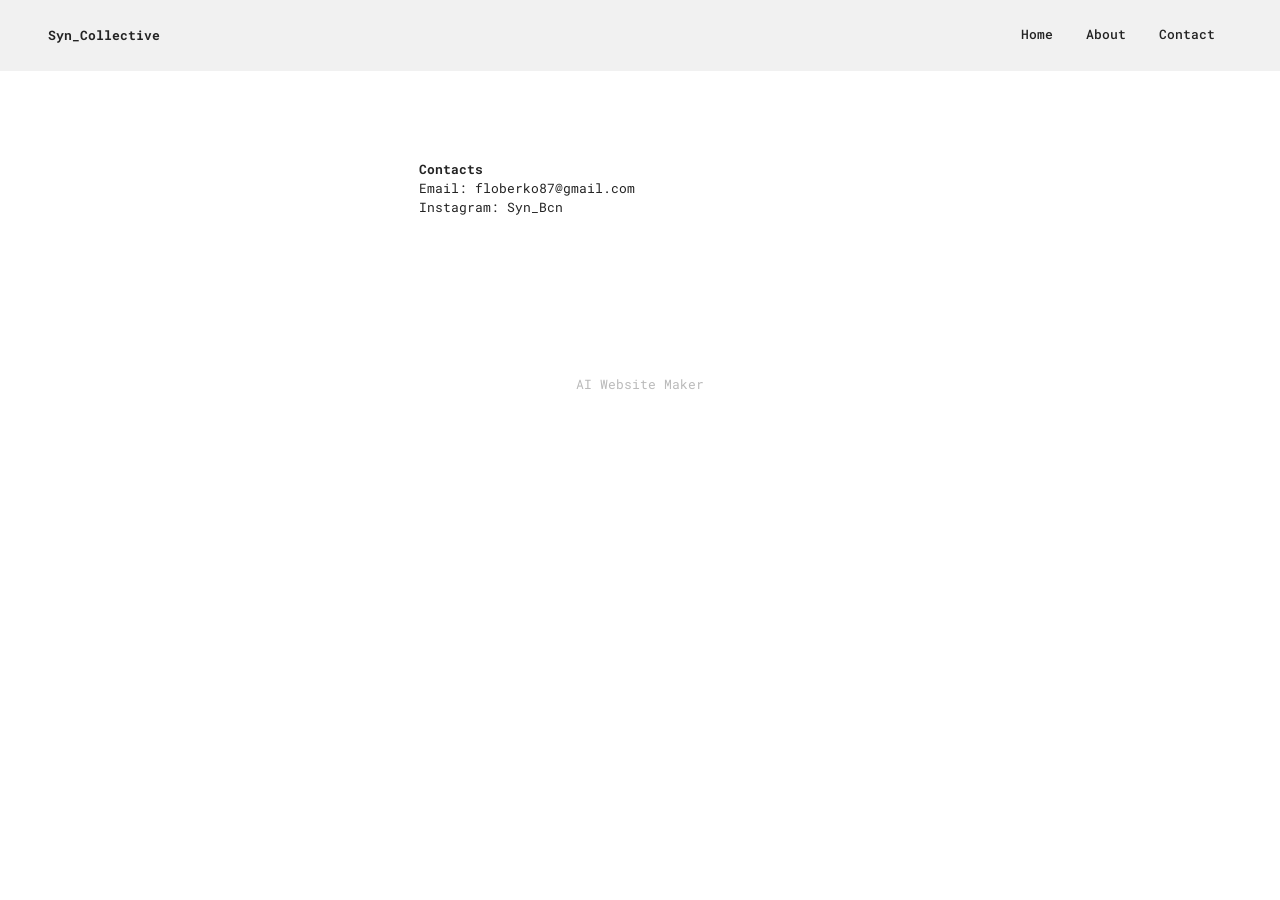
<file: page8.html>
<!DOCTYPE html>
<html  >
<head>
  <!-- Site made with Mobirise Website Builder v6.1.12, https://mobirise.com -->
  <meta charset="UTF-8">
  <meta http-equiv="X-UA-Compatible" content="IE=edge">
  <meta name="generator" content="Mobirise v6.1.12, mobirise.com">
  <meta name="viewport" content="width=device-width, initial-scale=1, minimum-scale=1">
  <link rel="shortcut icon" href="assets/images/screenshot202026-09-0420at2021.20.33201-128x139-2.png" type="image/x-icon">
  <meta name="description" content="">
  
  
  <title>Contacts</title>
  <link rel="stylesheet" href="assets/web/assets/mobirise-icons2/mobirise2.css">
  <link rel="stylesheet" href="assets/bootstrap/css/bootstrap.min.css">
  <link rel="stylesheet" href="assets/dropdown/css/style.css">
  <link rel="stylesheet" href="assets/socicon/css/styles.css">
  <link rel="stylesheet" href="assets/theme/css/style.css">
  <link rel="preload" href="https://fonts.googleapis.com/css?family=Orbitron:400,500,600,700,800,900&display=swap" as="style" onload="this.onload=null;this.rel='stylesheet'">
  <noscript><link rel="stylesheet" href="https://fonts.googleapis.com/css?family=Orbitron:400,500,600,700,800,900&display=swap"></noscript>
  <link rel="preload" href="https://fonts.googleapis.com/css?family=Roboto+Mono:100,200,300,400,500,600,700,100i,200i,300i,400i,500i,600i,700i&display=swap" as="style" onload="this.onload=null;this.rel='stylesheet'">
  <noscript><link rel="stylesheet" href="https://fonts.googleapis.com/css?family=Roboto+Mono:100,200,300,400,500,600,700,100i,200i,300i,400i,500i,600i,700i&display=swap"></noscript>
  <link rel="preload" as="style" href="assets/mobirise/css/mbr-additional.css?v=bnqWuY"><link rel="stylesheet" href="assets/mobirise/css/mbr-additional.css?v=bnqWuY" type="text/css">

  
  
  
</head>
<body>
  
  <section data-bs-version="5.1" class="menu menu1 cid-vBw3kcbV2M" once="menu" id="menu1-4i">
    

    <nav class="navbar navbar-dropdown navbar-fixed-top navbar-expand-lg">
        <div class="container-fluid">
            <div class="navbar-brand">
                
                <span class="navbar-caption-wrap"><a class="navbar-caption text-black text-primary display-7" href="index.html">Syn_Collective</a></span>
            </div>
            <button class="navbar-toggler" type="button" data-toggle="collapse" data-bs-toggle="collapse" data-target="#navbarSupportedContent" data-bs-target="#navbarSupportedContent" aria-controls="navbarNavAltMarkup" aria-expanded="false" aria-label="Toggle navigation">
                <div class="hamburger">
                    <span></span>
                    <span></span>
                    <span></span>
                    <span></span>
                </div>
            </button>
            <div class="collapse navbar-collapse" id="navbarSupportedContent">
                <ul class="navbar-nav nav-dropdown nav-right" data-app-modern-menu="true"><li class="nav-item"><a class="nav-link link text-black text-primary display-7" href="index.html">Home</a></li>
                    <li class="nav-item"><a class="nav-link link text-black text-primary display-7" href="page10.html">
                            About</a></li><li class="nav-item"><a class="nav-link link text-black text-primary display-7" href="page8.html">Contact</a>
                    </li></ul>
                
                
            </div>
        </div>
    </nav>
</section>

<section data-bs-version="5.1" class="content5 cid-vtejXvfLSV" id="content5-3k">
    
    <div class="container">
        <div class="row justify-content-center">
            <div class="col-md-12 col-lg-5">
                
                
                <p class="mbr-text mbr-fonts-style display-7"><strong>Contacts<br></strong>Email: floberko87@gmail.com<br>Instagram: Syn_Bcn<br><br><br></p>
            </div>
        </div>
    </div>
</section><section class="display-7" style="padding: 0;align-items: center;justify-content: center;flex-wrap: wrap;    align-content: center;display: flex;position: relative;height: 4rem;"><a href="https://mobiri.se/5052019" style="flex: 1 1;height: 4rem;position: absolute;width: 100%;z-index: 1;"><img alt="" style="height: 4rem;" src="[data-uri]"></a><p style="margin: 0;text-align: center;" class="display-7">&#8204;</p><a style="z-index:1" href="https://mobirise.com/builder/ai-website-maker.html">AI Website Maker</a></section><script src="assets/bootstrap/js/bootstrap.bundle.min.js"></script>  <script src="assets/smoothscroll/smooth-scroll.js"></script>  <script src="assets/ytplayer/index.js"></script>  <script src="assets/dropdown/js/navbar-dropdown.js"></script>  <script src="assets/theme/js/script.js"></script>  
  
  
 <div id="scrollToTop" class="scrollToTop mbr-arrow-up"><a style="text-align: center;"><i class="mbr-arrow-up-icon mbr-arrow-up-icon-cm cm-icon cm-icon-smallarrow-up"></i></a></div>
  </body>
</html>
</file>
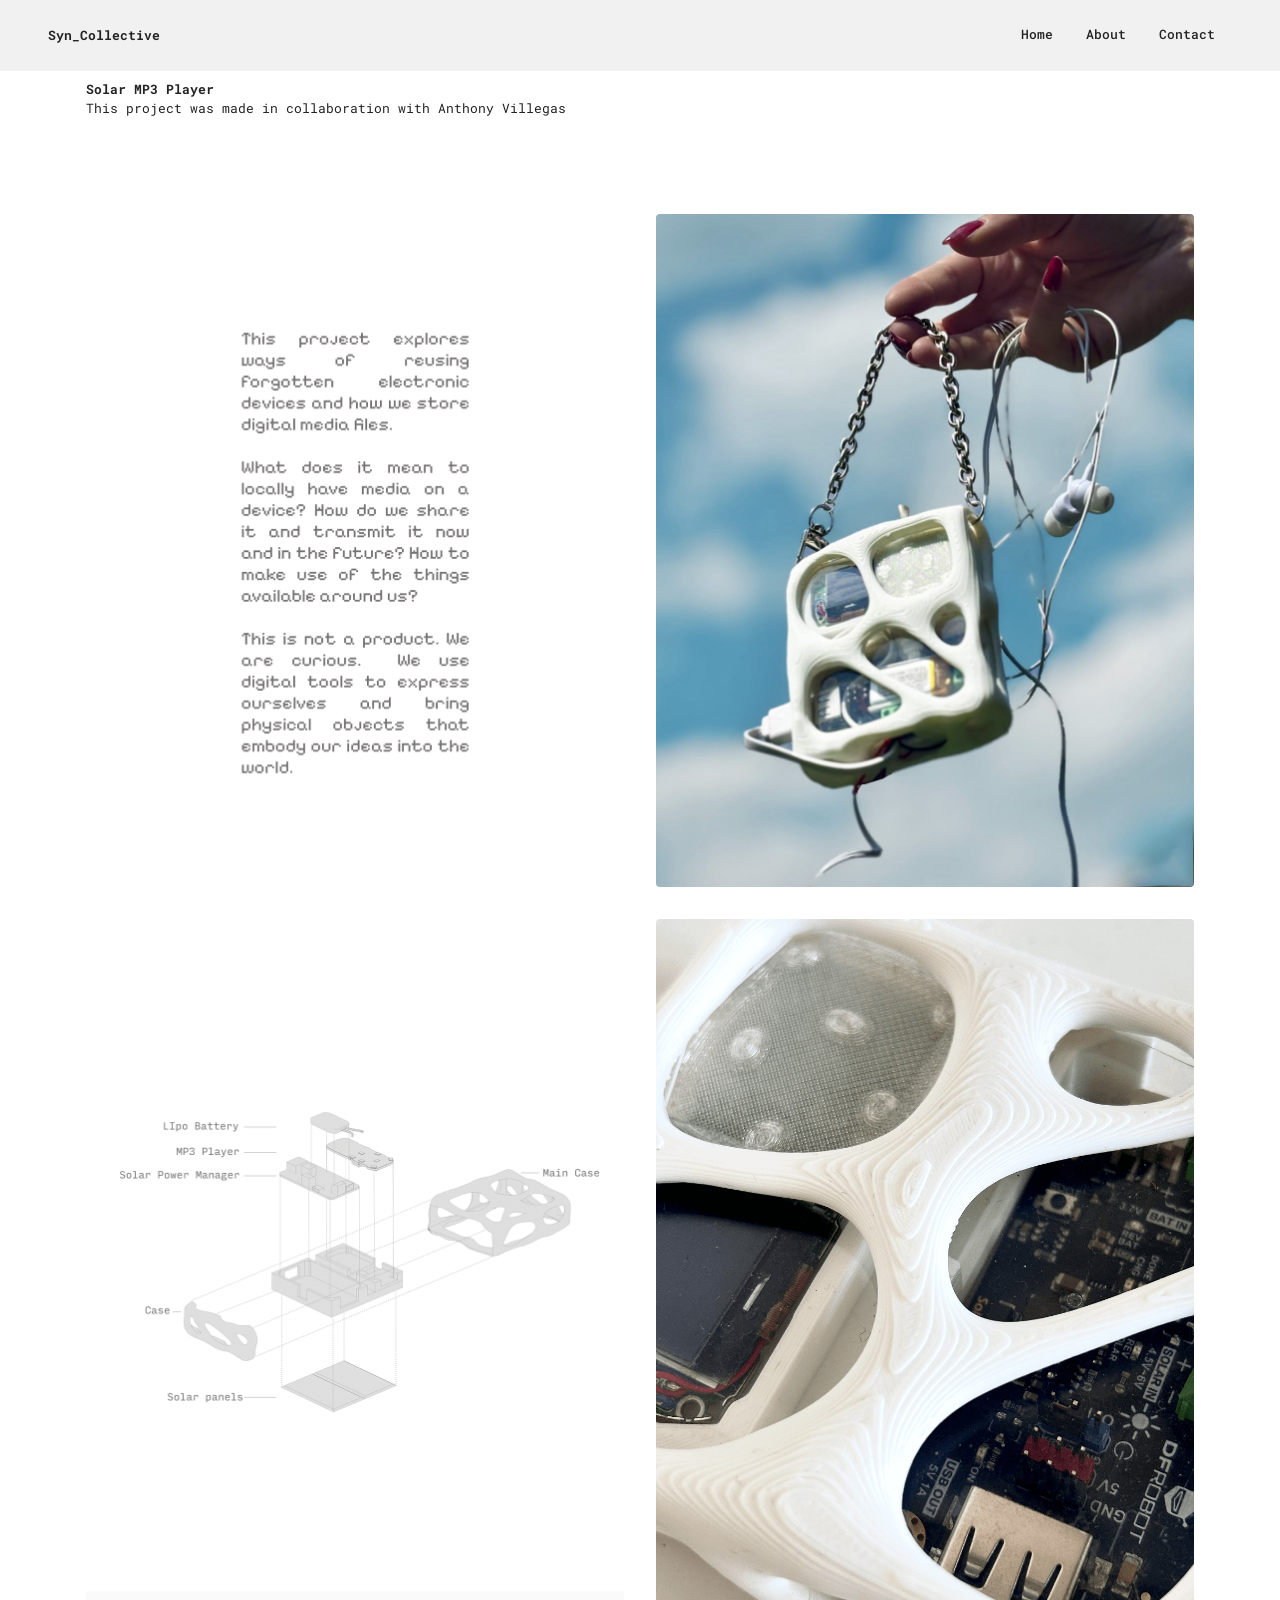
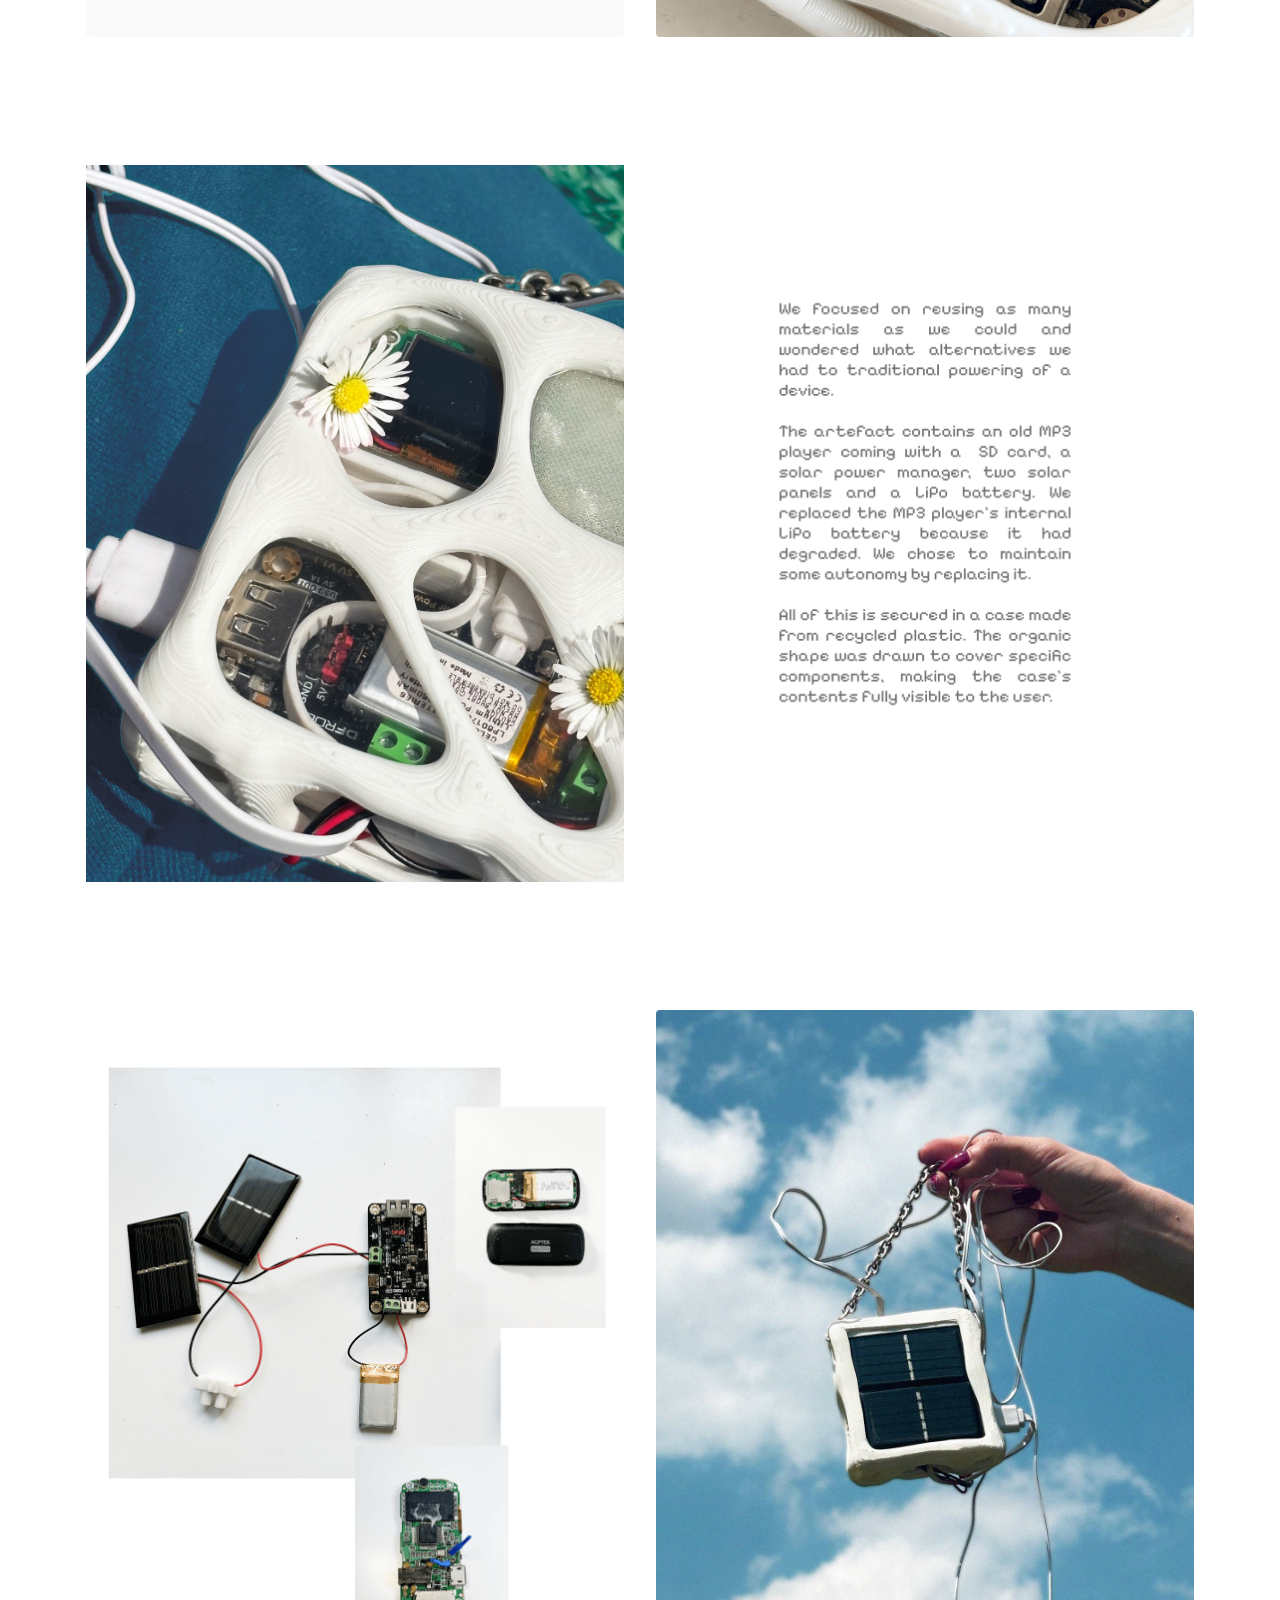
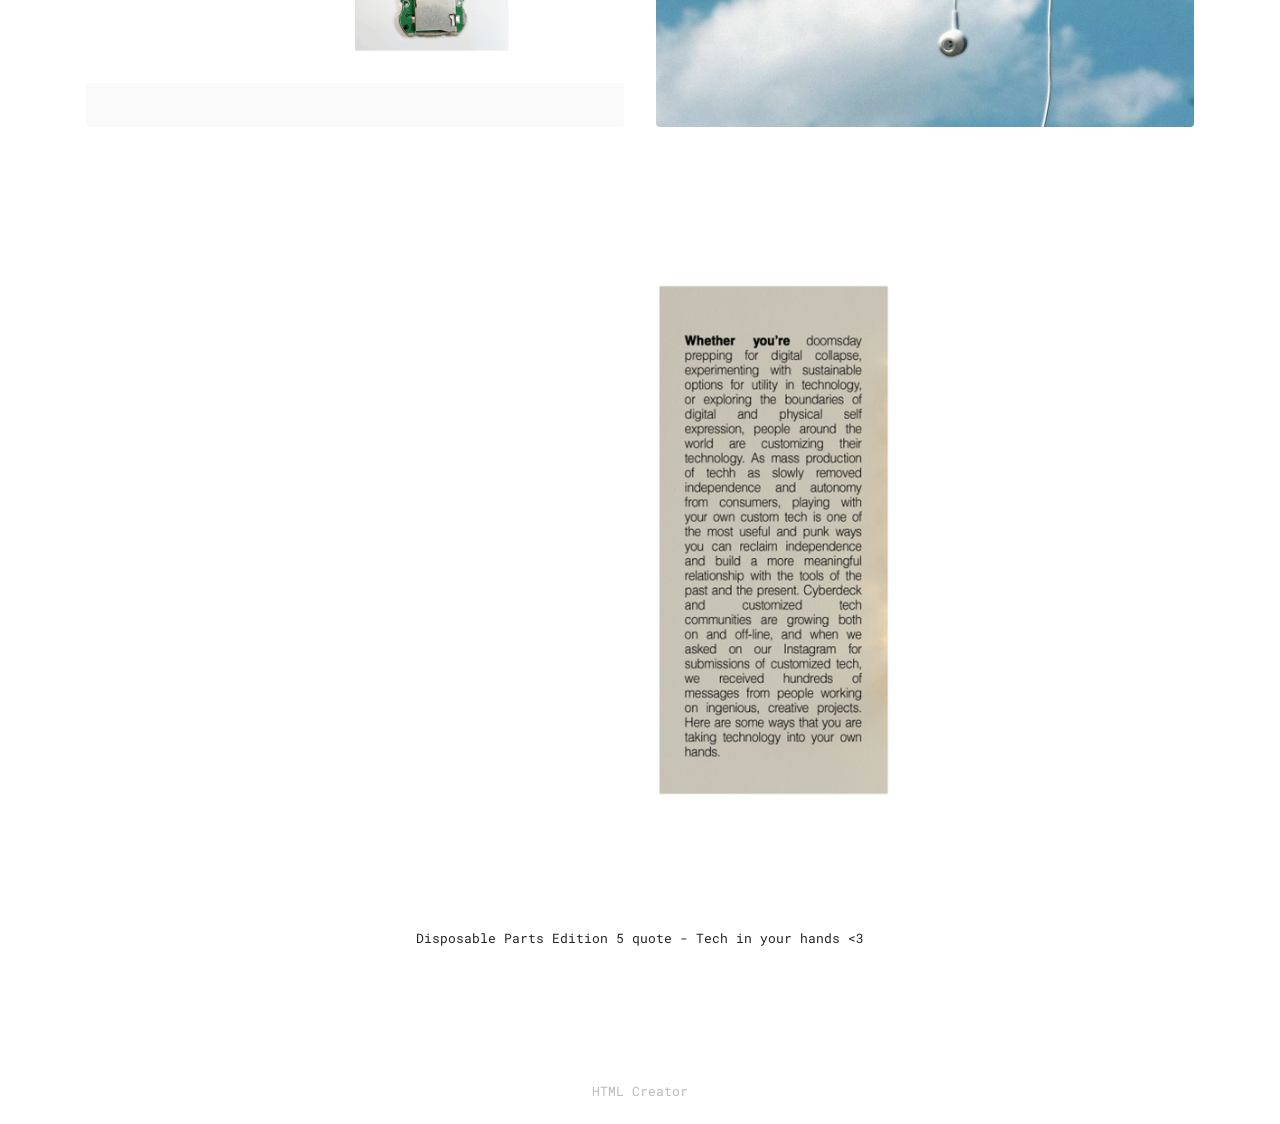
<file: page9.html>
<!DOCTYPE html>
<html  >
<head>
  <!-- Site made with Mobirise Website Builder v6.1.12, https://mobirise.com -->
  <meta charset="UTF-8">
  <meta http-equiv="X-UA-Compatible" content="IE=edge">
  <meta name="generator" content="Mobirise v6.1.12, mobirise.com">
  <meta name="viewport" content="width=device-width, initial-scale=1, minimum-scale=1">
  <link rel="shortcut icon" href="assets/images/screenshot202026-09-0420at2021.20.33201-128x139-2.png" type="image/x-icon">
  <meta name="description" content="">
  
  
  <title>Mp33</title>
  <link rel="stylesheet" href="assets/web/assets/mobirise-icons2/mobirise2.css">
  <link rel="stylesheet" href="assets/bootstrap/css/bootstrap.min.css">
  <link rel="stylesheet" href="assets/dropdown/css/style.css">
  <link rel="stylesheet" href="assets/socicon/css/styles.css">
  <link rel="stylesheet" href="assets/theme/css/style.css">
  <link rel="preload" href="https://fonts.googleapis.com/css?family=Orbitron:400,500,600,700,800,900&display=swap" as="style" onload="this.onload=null;this.rel='stylesheet'">
  <noscript><link rel="stylesheet" href="https://fonts.googleapis.com/css?family=Orbitron:400,500,600,700,800,900&display=swap"></noscript>
  <link rel="preload" href="https://fonts.googleapis.com/css?family=Roboto+Mono:100,200,300,400,500,600,700,100i,200i,300i,400i,500i,600i,700i&display=swap" as="style" onload="this.onload=null;this.rel='stylesheet'">
  <noscript><link rel="stylesheet" href="https://fonts.googleapis.com/css?family=Roboto+Mono:100,200,300,400,500,600,700,100i,200i,300i,400i,500i,600i,700i&display=swap"></noscript>
  <link rel="preload" as="style" href="assets/mobirise/css/mbr-additional.css?v=N7NO1p"><link rel="stylesheet" href="assets/mobirise/css/mbr-additional.css?v=N7NO1p" type="text/css">

  
  
  
</head>
<body>
  
  <section data-bs-version="5.1" class="menu menu1 cid-vBw3kcbV2M" once="menu" id="menu1-4i">
    

    <nav class="navbar navbar-dropdown navbar-fixed-top navbar-expand-lg">
        <div class="container-fluid">
            <div class="navbar-brand">
                
                <span class="navbar-caption-wrap"><a class="navbar-caption text-black text-primary display-7" href="index.html">Syn_Collective</a></span>
            </div>
            <button class="navbar-toggler" type="button" data-toggle="collapse" data-bs-toggle="collapse" data-target="#navbarSupportedContent" data-bs-target="#navbarSupportedContent" aria-controls="navbarNavAltMarkup" aria-expanded="false" aria-label="Toggle navigation">
                <div class="hamburger">
                    <span></span>
                    <span></span>
                    <span></span>
                    <span></span>
                </div>
            </button>
            <div class="collapse navbar-collapse" id="navbarSupportedContent">
                <ul class="navbar-nav nav-dropdown nav-right" data-app-modern-menu="true"><li class="nav-item"><a class="nav-link link text-black text-primary display-7" href="index.html">Home</a></li>
                    <li class="nav-item"><a class="nav-link link text-black text-primary display-7" href="page10.html">
                            About</a></li><li class="nav-item"><a class="nav-link link text-black text-primary display-7" href="page8.html">Contact</a>
                    </li></ul>
                
                
            </div>
        </div>
    </nav>
</section>

<section data-bs-version="5.1" class="content5 cid-vsym0AQuGp" id="content5-1u">
    
    <div class="container">
        <div class="row justify-content-center">
            <div class="col-md-12 col-lg-12">
                
                
                <p class="mbr-text mbr-fonts-style display-7"><strong>
                    Solar MP3 Player</strong><br>This project was made in collaboration with Anthony Villegas</p>
            </div>
        </div>
    </div>
</section>

<section data-bs-version="5.1" class="gallery1 cid-vsxQTL7pUJ" id="gallery1-1f">
    
    
    <div class="container">
        
        <div class="row mt-4">
            <div class="item features-image col-12 col-md-6 col-lg-6">
                <div class="item-wrapper">
                    <div class="item-img">
                        <img src="assets/images/instagram20post20-203121-1080x1350.png" alt="Mobirise Website Builder">
                    </div>
                    
                    
                </div>
            </div>
            <div class="item features-image col-12 col-md-6 col-lg-6">
                <div class="item-wrapper">
                    <div class="item-img">
                        <img src="assets/images/instagram20post20-20303-1080x1350.jpg" alt="Mobirise Website Builder">
                    </div>
                    
                    
                </div>
            </div>
            <div class="item features-image col-12 col-md-6 col-lg-6">
                <div class="item-wrapper">
                    <div class="item-img">
                        <img src="assets/images/instagram20post20-20319-1080x1350.png" alt="Mobirise Website Builder">
                    </div>
                    
                    
                </div>
            </div>
            <div class="item features-image col-12 col-md-6 col-lg-6">
                <div class="item-wrapper">
                    <div class="item-img">
                        <img src="assets/images/img-9855202-1012x1350.png" alt="Mobirise Website Builder" title="">
                    </div>
                    
                    
                </div>
            </div>
        </div>
    </div>
</section>

<section data-bs-version="5.1" class="image4 cid-vsxUICExzs" id="image4-1n">
    

    
    

    <div class="container">
        <div class="row">
            <div class="col-12 col-lg-6">
                <div class="image-wrapper">
                    <img src="assets/images/instagram20post20-20311-1080x1350.png" alt="Mobirise Website Builder">
                    
                </div>
            </div>
            <div class="col-12 col-lg-6">
                <div class="image-wrapper">
                    <img src="assets/images/img-51-1256x1675.jpg" alt="Mobirise Website Builder">
                    
                </div>
            </div>
        </div>
    </div>
</section>

<section data-bs-version="5.1" class="gallery1 cid-vsxRjcVMWU" id="gallery1-1g">
    
    
    <div class="container">
        
        <div class="row mt-4">
            <div class="item features-image col-12 col-md-6 col-lg-6">
                <div class="item-wrapper">
                    <div class="item-img">
                        <img src="assets/images/instagram20post20-20318-1080x1350.png" alt="Mobirise Website Builder" data-slide-to="0" data-bs-slide-to="0">
                    </div>
                    
                    
                </div>
            </div>
            <div class="item features-image col-12 col-md-6 col-lg-6">
                <div class="item-wrapper">
                    <div class="item-img">
                        <img src="assets/images/78be504b-a956-4c31-a3fc-86a428aaf4d122-1200x1600.jpg" alt="Mobirise Website Builder" data-slide-to="1" data-bs-slide-to="1">
                    </div>
                    
                    
                </div>
            </div>
            
            
        </div>
    </div>
</section>

<section data-bs-version="5.1" class="image3 cid-vBw0WsJNhE" id="image3-4e">
    

    
    

    <div class="container">
        <div class="row justify-content-center">
            <div class="col-12 col-lg-6">
                <div class="image-wrapper">
                    <img src="assets/images/a420-20192-1190x1684.png" alt="Mobirise Website Builder">
                    <p class="mbr-description mbr-fonts-style mt-2 align-center display-7">
                        Disposable Parts Edition 5 quote - Tech in your hands &lt;3</p>
                </div>
            </div>
        </div>
    </div>
</section><section class="display-7" style="padding: 0;align-items: center;justify-content: center;flex-wrap: wrap;    align-content: center;display: flex;position: relative;height: 4rem;"><a href="https://mobiri.se/5052019" style="flex: 1 1;height: 4rem;position: absolute;width: 100%;z-index: 1;"><img alt="" style="height: 4rem;" src="[data-uri]"></a><p style="margin: 0;text-align: center;" class="display-7">&#8204;</p><a style="z-index:1" href="https://mobirise.com/html-builder.html">HTML Creator</a></section><script src="assets/bootstrap/js/bootstrap.bundle.min.js"></script>  <script src="assets/smoothscroll/smooth-scroll.js"></script>  <script src="assets/ytplayer/index.js"></script>  <script src="assets/dropdown/js/navbar-dropdown.js"></script>  <script src="assets/theme/js/script.js"></script>  
  
  
 <div id="scrollToTop" class="scrollToTop mbr-arrow-up"><a style="text-align: center;"><i class="mbr-arrow-up-icon mbr-arrow-up-icon-cm cm-icon cm-icon-smallarrow-up"></i></a></div>
  </body>
</html>
</file>
<file: assets/web/assets/mobirise-icons2/mobirise2.css>
@font-face {
  font-family: 'Moririse2';
  font-display: swap;
  src:  url('mobirise2.eot?f2bix4');
  src:  url('mobirise2.eot?f2bix4#iefix') format('embedded-opentype'),
    url('mobirise2.woff2?f2bix4') format('woff2'),
    url('mobirise2.woff?f2bix4') format('woff'),
    url('mobirise2.ttf?f2bix4') format('truetype'),
    url('mobirise2.svg?f2bix4#mobirise2') format('svg');
  font-weight: normal;
  font-style: normal;
}

[class^="mobi-"], [class*=" mobi-"] {
  /* use !important to prevent issues with browser extensions that change fonts */
  font-family: 'Moririse2' !important;
  speak: none;
  font-style: normal;
  font-weight: normal;
  font-variant: normal;
  text-transform: none;
  line-height: 1;

  /* Better Font Rendering =========== */
  -webkit-font-smoothing: antialiased;
  -moz-osx-font-smoothing: grayscale;
}

.mobi-mbri-add-submenu:before {
  content: "\e900";
}
.mobi-mbri-alert:before {
  content: "\e901";
}
.mobi-mbri-align-center:before {
  content: "\e902";
}
.mobi-mbri-align-justify:before {
  content: "\e903";
}
.mobi-mbri-align-left:before {
  content: "\e904";
}
.mobi-mbri-align-right:before {
  content: "\e905";
}
.mobi-mbri-android:before {
  content: "\e906";
}
.mobi-mbri-apple:before {
  content: "\e907";
}
.mobi-mbri-arrow-down:before {
  content: "\e908";
}
.mobi-mbri-arrow-next:before {
  content: "\e909";
}
.mobi-mbri-arrow-prev:before {
  content: "\e90a";
}
.mobi-mbri-arrow-up:before {
  content: "\e90b";
}
.mobi-mbri-bold:before {
  content: "\e90c";
}
.mobi-mbri-bookmark:before {
  content: "\e90d";
}
.mobi-mbri-bootstrap:before {
  content: "\e90e";
}
.mobi-mbri-briefcase:before {
  content: "\e90f";
}
.mobi-mbri-browse:before {
  content: "\e910";
}
.mobi-mbri-bulleted-list:before {
  content: "\e911";
}
.mobi-mbri-calendar:before {
  content: "\e912";
}
.mobi-mbri-camera:before {
  content: "\e913";
}
.mobi-mbri-cart-add:before {
  content: "\e914";
}
.mobi-mbri-cart-full:before {
  content: "\e915";
}
.mobi-mbri-cash:before {
  content: "\e916";
}
.mobi-mbri-change-style:before {
  content: "\e917";
}
.mobi-mbri-chat:before {
  content: "\e918";
}
.mobi-mbri-clock:before {
  content: "\e919";
}
.mobi-mbri-close:before {
  content: "\e91a";
}
.mobi-mbri-cloud:before {
  content: "\e91b";
}
.mobi-mbri-code:before {
  content: "\e91c";
}
.mobi-mbri-contact-form:before {
  content: "\e91d";
}
.mobi-mbri-credit-card:before {
  content: "\e91e";
}
.mobi-mbri-cursor-click:before {
  content: "\e91f";
}
.mobi-mbri-cust-feedback:before {
  content: "\e920";
}
.mobi-mbri-database:before {
  content: "\e921";
}
.mobi-mbri-delivery:before {
  content: "\e922";
}
.mobi-mbri-desktop:before {
  content: "\e923";
}
.mobi-mbri-devices:before {
  content: "\e924";
}
.mobi-mbri-down:before {
  content: "\e925";
}
.mobi-mbri-download-2:before {
  content: "\e926";
}
.mobi-mbri-download:before {
  content: "\e927";
}
.mobi-mbri-drag-n-drop-2:before {
  content: "\e928";
}
.mobi-mbri-drag-n-drop:before {
  content: "\e929";
}
.mobi-mbri-edit-2:before {
  content: "\e92a";
}
.mobi-mbri-edit:before {
  content: "\e92b";
}
.mobi-mbri-error:before {
  content: "\e92c";
}
.mobi-mbri-extension:before {
  content: "\e92d";
}
.mobi-mbri-features:before {
  content: "\e92e";
}
.mobi-mbri-file:before {
  content: "\e92f";
}
.mobi-mbri-flag:before {
  content: "\e930";
}
.mobi-mbri-folder:before {
  content: "\e931";
}
.mobi-mbri-gift:before {
  content: "\e932";
}
.mobi-mbri-github:before {
  content: "\e933";
}
.mobi-mbri-globe-2:before {
  content: "\e934";
}
.mobi-mbri-globe:before {
  content: "\e935";
}
.mobi-mbri-growing-chart:before {
  content: "\e936";
}
.mobi-mbri-hearth:before {
  content: "\e937";
}
.mobi-mbri-help:before {
  content: "\e938";
}
.mobi-mbri-home:before {
  content: "\e939";
}
.mobi-mbri-hot-cup:before {
  content: "\e93a";
}
.mobi-mbri-idea:before {
  content: "\e93b";
}
.mobi-mbri-image-gallery:before {
  content: "\e93c";
}
.mobi-mbri-image-slider:before {
  content: "\e93d";
}
.mobi-mbri-info:before {
  content: "\e93e";
}
.mobi-mbri-italic:before {
  content: "\e93f";
}
.mobi-mbri-key:before {
  content: "\e940";
}
.mobi-mbri-laptop:before {
  content: "\e941";
}
.mobi-mbri-layers:before {
  content: "\e942";
}
.mobi-mbri-left-right:before {
  content: "\e943";
}
.mobi-mbri-left:before {
  content: "\e944";
}
.mobi-mbri-letter:before {
  content: "\e945";
}
.mobi-mbri-like:before {
  content: "\e946";
}
.mobi-mbri-link:before {
  content: "\e947";
}
.mobi-mbri-lock:before {
  content: "\e948";
}
.mobi-mbri-login:before {
  content: "\e949";
}
.mobi-mbri-logout:before {
  content: "\e94a";
}
.mobi-mbri-magic-stick:before {
  content: "\e94b";
}
.mobi-mbri-map-pin:before {
  content: "\e94c";
}
.mobi-mbri-menu:before {
  content: "\e94d";
}
.mobi-mbri-mobile-2:before {
  content: "\e94e";
}
.mobi-mbri-mobile-horizontal:before {
  content: "\e94f";
}
.mobi-mbri-mobile:before {
  content: "\e950";
}
.mobi-mbri-mobirise:before {
  content: "\e951";
}
.mobi-mbri-more-horizontal:before {
  content: "\e952";
}
.mobi-mbri-more-vertical:before {
  content: "\e953";
}
.mobi-mbri-music:before {
  content: "\e954";
}
.mobi-mbri-new-file:before {
  content: "\e955";
}
.mobi-mbri-numbered-list:before {
  content: "\e956";
}
.mobi-mbri-opened-folder:before {
  content: "\e957";
}
.mobi-mbri-pages:before {
  content: "\e958";
}
.mobi-mbri-paper-plane:before {
  content: "\e959";
}
.mobi-mbri-paperclip:before {
  content: "\e95a";
}
.mobi-mbri-phone:before {
  content: "\e95b";
}
.mobi-mbri-photo:before {
  content: "\e95c";
}
.mobi-mbri-photos:before {
  content: "\e95d";
}
.mobi-mbri-pin:before {
  content: "\e95e";
}
.mobi-mbri-play:before {
  content: "\e95f";
}
.mobi-mbri-plus:before {
  content: "\e960";
}
.mobi-mbri-preview:before {
  content: "\e961";
}
.mobi-mbri-print:before {
  content: "\e962";
}
.mobi-mbri-protect:before {
  content: "\e963";
}
.mobi-mbri-question:before {
  content: "\e964";
}
.mobi-mbri-quote-left:before {
  content: "\e965";
}
.mobi-mbri-quote-right:before {
  content: "\e966";
}
.mobi-mbri-redo:before {
  content: "\e967";
}
.mobi-mbri-refresh:before {
  content: "\e968";
}
.mobi-mbri-responsive-2:before {
  content: "\e969";
}
.mobi-mbri-responsive:before {
  content: "\e96a";
}
.mobi-mbri-right:before {
  content: "\e96b";
}
.mobi-mbri-rocket:before {
  content: "\e96c";
}
.mobi-mbri-sad-face:before {
  content: "\e96d";
}
.mobi-mbri-sale:before {
  content: "\e96e";
}
.mobi-mbri-save:before {
  content: "\e96f";
}
.mobi-mbri-search:before {
  content: "\e970";
}
.mobi-mbri-setting-2:before {
  content: "\e971";
}
.mobi-mbri-setting-3:before {
  content: "\e972";
}
.mobi-mbri-setting:before {
  content: "\e973";
}
.mobi-mbri-share:before {
  content: "\e974";
}
.mobi-mbri-shopping-bag:before {
  content: "\e975";
}
.mobi-mbri-shopping-basket:before {
  content: "\e976";
}
.mobi-mbri-shopping-cart:before {
  content: "\e977";
}
.mobi-mbri-sites:before {
  content: "\e978";
}
.mobi-mbri-smile-face:before {
  content: "\e979";
}
.mobi-mbri-speed:before {
  content: "\e97a";
}
.mobi-mbri-star:before {
  content: "\e97b";
}
.mobi-mbri-success:before {
  content: "\e97c";
}
.mobi-mbri-sun:before {
  content: "\e97d";
}
.mobi-mbri-sun2:before {
  content: "\e97e";
}
.mobi-mbri-tablet-vertical:before {
  content: "\e97f";
}
.mobi-mbri-tablet:before {
  content: "\e980";
}
.mobi-mbri-target:before {
  content: "\e981";
}
.mobi-mbri-timer:before {
  content: "\e982";
}
.mobi-mbri-to-ftp:before {
  content: "\e983";
}
.mobi-mbri-to-local-drive:before {
  content: "\e984";
}
.mobi-mbri-touch-swipe:before {
  content: "\e985";
}
.mobi-mbri-touch:before {
  content: "\e986";
}
.mobi-mbri-trash:before {
  content: "\e987";
}
.mobi-mbri-underline:before {
  content: "\e988";
}
.mobi-mbri-undo:before {
  content: "\e989";
}
.mobi-mbri-unlink:before {
  content: "\e98a";
}
.mobi-mbri-unlock:before {
  content: "\e98b";
}
.mobi-mbri-up-down:before {
  content: "\e98c";
}
.mobi-mbri-up:before {
  content: "\e98d";
}
.mobi-mbri-update:before {
  content: "\e98e";
}
.mobi-mbri-upload-2:before {
  content: "\e98f";
}
.mobi-mbri-upload:before {
  content: "\e990";
}
.mobi-mbri-user-2:before {
  content: "\e991";
}
.mobi-mbri-user:before {
  content: "\e992";
}
.mobi-mbri-users:before {
  content: "\e993";
}
.mobi-mbri-video-play:before {
  content: "\e994";
}
.mobi-mbri-video:before {
  content: "\e995";
}
.mobi-mbri-watch:before {
  content: "\e996";
}
.mobi-mbri-website-theme-2:before {
  content: "\e997";
}
.mobi-mbri-website-theme:before {
  content: "\e998";
}
.mobi-mbri-wifi:before {
  content: "\e999";
}
.mobi-mbri-windows:before {
  content: "\e99a";
}
.mobi-mbri-zoom-in:before {
  content: "\e99b";
}
.mobi-mbri-zoom-out:before {
  content: "\e99c";
}
</file>
<file: assets/dropdown/css/style.css>
.navbar-dropdown {
  left: 0;
  padding: 0;
  position: absolute;
  right: 0;
  top: 0;
  transition: all 0.45s ease;
  z-index: 1030;
  background: #282828; }
  .navbar-dropdown .navbar-logo {
    margin-right: 0.8rem;
    transition: margin 0.3s ease-in-out;
    vertical-align: middle; }
    .navbar-dropdown .navbar-logo img {
      height: 3.125rem;
      transition: all 0.3s ease-in-out; }
    .navbar-dropdown .navbar-logo.mbr-iconfont {
      font-size: 3.125rem;
      line-height: 3.125rem; }
  .navbar-dropdown .navbar-caption {
    font-weight: 700;
    white-space: normal;
    vertical-align: -4px;
    line-height: 3.125rem !important; }
    .navbar-dropdown .navbar-caption, .navbar-dropdown .navbar-caption:hover {
      color: inherit;
      text-decoration: none; }
  .navbar-dropdown .mbr-iconfont + .navbar-caption {
    vertical-align: -1px; }
  .navbar-dropdown.navbar-fixed-top {
    position: fixed; }
  .navbar-dropdown .navbar-brand span {
    vertical-align: -4px; }
  .navbar-dropdown.bg-color.transparent {
    background: none; }
  .navbar-dropdown.navbar-short .navbar-brand {
    padding: 0.625rem 0; }
    .navbar-dropdown.navbar-short .navbar-brand span {
      vertical-align: -1px; }
  .navbar-dropdown.navbar-short .navbar-caption {
    line-height: 2.375rem !important;
    vertical-align: -2px; }
  .navbar-dropdown.navbar-short .navbar-logo {
    margin-right: 0.5rem; }
    .navbar-dropdown.navbar-short .navbar-logo img {
      height: 2.375rem; }
    .navbar-dropdown.navbar-short .navbar-logo.mbr-iconfont {
      font-size: 2.375rem;
      line-height: 2.375rem; }
  .navbar-dropdown.navbar-short .mbr-table-cell {
    height: 3.625rem; }
  .navbar-dropdown .navbar-close {
    left: 0.6875rem;
    position: fixed;
    top: 0.75rem;
    z-index: 1000; }
  .navbar-dropdown .hamburger-icon {
    content: "";
    display: inline-block;
    vertical-align: middle;
    width: 16px;
    -webkit-box-shadow: 0 -6px 0 1px #282828,0 0 0 1px #282828,0 6px 0 1px #282828;
    -moz-box-shadow: 0 -6px 0 1px #282828,0 0 0 1px #282828,0 6px 0 1px #282828;
    box-shadow: 0 -6px 0 1px #282828,0 0 0 1px #282828,0 6px 0 1px #282828; }

.dropdown-menu .dropdown-toggle[data-toggle="dropdown-submenu"]::after {
  border-bottom: 0.35em solid transparent;
  border-left: 0.35em solid;
  border-right: 0;
  border-top: 0.35em solid transparent;
  margin-left: 0.3rem; }

.dropdown-menu .dropdown-item:focus {
  outline: 0; }

.nav-dropdown {
  font-size: 0.75rem;
  font-weight: 500;
  height: auto !important; }
  .nav-dropdown .nav-btn {
    padding-left: 1rem; }
  .nav-dropdown .link {
    margin: .667em 1.667em;
    font-weight: 500;
    padding: 0;
    transition: color .2s ease-in-out; }
    .nav-dropdown .link.dropdown-toggle {
      margin-right: 2.583em; }
      .nav-dropdown .link.dropdown-toggle::after {
        margin-left: .25rem;
        border-top: 0.35em solid;
        border-right: 0.35em solid transparent;
        border-left: 0.35em solid transparent;
        border-bottom: 0; }
      .nav-dropdown .link.dropdown-toggle[aria-expanded="true"] {
        margin: 0;
        padding: 0.667em 3.263em  0.667em 1.667em; }
  .nav-dropdown .link::after,
  .nav-dropdown .dropdown-item::after {
    color: inherit; }
  .nav-dropdown .btn {
    font-size: 0.75rem;
    font-weight: 700;
    letter-spacing: 0;
    margin-bottom: 0;
    padding-left: 1.25rem;
    padding-right: 1.25rem; }
  .nav-dropdown .dropdown-menu {
    border-radius: 0;
    border: 0;
    left: 0;
    margin: 0;
    padding-bottom: 1.25rem;
    padding-top: 1.25rem;
    position: relative; }
  .nav-dropdown .dropdown-submenu {
    margin-left: 0.125rem;
    top: 0; }
  .nav-dropdown .dropdown-item {
    font-weight: 500;
    line-height: 2;
    padding: 0.3846em 4.615em 0.3846em 1.5385em;
    position: relative;
    transition: color .2s ease-in-out, background-color .2s ease-in-out; }
    .nav-dropdown .dropdown-item::after {
      margin-top: -0.3077em;
      position: absolute;
      right: 1.1538em;
      top: 50%; }
    .nav-dropdown .dropdown-item:focus, .nav-dropdown .dropdown-item:hover {
      background: none; }

@media (max-width: 767px) {
  .nav-dropdown.navbar-toggleable-sm {
    bottom: 0;
    display: none;
    left: 0;
    overflow-x: hidden;
    position: fixed;
    top: 0;
    transform: translateX(-100%);
    -ms-transform: translateX(-100%);
    -webkit-transform: translateX(-100%);
    width: 18.75rem;
    z-index: 999; } }
.nav-dropdown.navbar-toggleable-xl {
  bottom: 0;
  display: none;
  left: 0;
  overflow-x: hidden;
  position: fixed;
  top: 0;
  transform: translateX(-100%);
  -ms-transform: translateX(-100%);
  -webkit-transform: translateX(-100%);
  width: 18.75rem;
  z-index: 999; }

.nav-dropdown-sm {
  display: block !important;
  overflow-x: hidden;
  overflow: auto;
  padding-top: 3.875rem; }
  .nav-dropdown-sm::after {
    content: "";
    display: block;
    height: 3rem;
    width: 100%; }
  .nav-dropdown-sm.collapse.in ~ .navbar-close {
    display: block !important; }
  .nav-dropdown-sm.collapsing, .nav-dropdown-sm.collapse.in {
    transform: translateX(0);
    -ms-transform: translateX(0);
    -webkit-transform: translateX(0);
    transition: all 0.25s ease-out;
    -webkit-transition: all 0.25s ease-out;
    background: #282828; }
  .nav-dropdown-sm.collapsing[aria-expanded="false"] {
    transform: translateX(-100%);
    -ms-transform: translateX(-100%);
    -webkit-transform: translateX(-100%); }
  .nav-dropdown-sm .nav-item {
    display: block;
    margin-left: 0 !important;
    padding-left: 0; }
  .nav-dropdown-sm .link,
  .nav-dropdown-sm .dropdown-item {
    border-top: 1px dotted rgba(255, 255, 255, 0.1);
    font-size: 0.8125rem;
    line-height: 1.6;
    margin: 0 !important;
    padding: 0.875rem 2.4rem 0.875rem 1.5625rem !important;
    position: relative;
    white-space: normal; }
    .nav-dropdown-sm .link:focus, .nav-dropdown-sm .link:hover,
    .nav-dropdown-sm .dropdown-item:focus,
    .nav-dropdown-sm .dropdown-item:hover {
      background: rgba(0, 0, 0, 0.2) !important;
      color: #c0a375; }
  .nav-dropdown-sm .nav-btn {
    position: relative;
    padding: 1.5625rem 1.5625rem 0 1.5625rem; }
    .nav-dropdown-sm .nav-btn::before {
      border-top: 1px dotted rgba(255, 255, 255, 0.1);
      content: "";
      left: 0;
      position: absolute;
      top: 0;
      width: 100%; }
    .nav-dropdown-sm .nav-btn + .nav-btn {
      padding-top: 0.625rem; }
      .nav-dropdown-sm .nav-btn + .nav-btn::before {
        display: none; }
  .nav-dropdown-sm .btn {
    padding: 0.625rem 0; }
  .nav-dropdown-sm .dropdown-toggle[data-toggle="dropdown-submenu"]::after {
    margin-left: .25rem;
    border-top: 0.35em solid;
    border-right: 0.35em solid transparent;
    border-left: 0.35em solid transparent;
    border-bottom: 0; }
  .nav-dropdown-sm .dropdown-toggle[data-toggle="dropdown-submenu"][aria-expanded="true"]::after {
    border-top: 0;
    border-right: 0.35em solid transparent;
    border-left: 0.35em solid transparent;
    border-bottom: 0.35em solid; }
  .nav-dropdown-sm .dropdown-menu {
    margin: 0;
    padding: 0;
    position: relative;
    top: 0;
    left: 0;
    width: 100%;
    border: 0;
    float: none;
    border-radius: 0;
    background: none; }
  .nav-dropdown-sm .dropdown-submenu {
    left: 100%;
    margin-left: 0.125rem;
    margin-top: -1.25rem;
    top: 0; }

.navbar-toggleable-sm .nav-dropdown .dropdown-menu {
  position: absolute; }

.navbar-toggleable-sm .nav-dropdown .dropdown-submenu {
  left: 100%;
  margin-left: 0.125rem;
  margin-top: -1.25rem;
  top: 0; }

.navbar-toggleable-sm.opened .nav-dropdown .dropdown-menu {
  position: relative; }

.navbar-toggleable-sm.opened .nav-dropdown .dropdown-submenu {
  left: 0;
  margin-left: 00rem;
  margin-top: 0rem;
  top: 0; }

.is-builder .nav-dropdown.collapsing {
  transition: none !important; }
</file>
<file: assets/socicon/css/styles.css>
@charset "UTF-8";

@font-face {
  font-family: 'Socicon';
  src:  url('../fonts/socicon.eot');
  src:  url('../fonts/socicon.eot?#iefix') format('embedded-opentype'),
    url('../fonts/socicon.woff2') format('woff2'),
    url('../fonts/socicon.ttf') format('truetype'),
    url('../fonts/socicon.woff') format('woff'),
    url('../fonts/socicon.svg#socicon') format('svg');
  font-weight: normal;
  font-style: normal;
  font-display: swap;
}

[data-icon]:before {
  font-family: "socicon" !important;
  content: attr(data-icon);
  font-style: normal !important;
  font-weight: normal !important;
  font-variant: normal !important;
  text-transform: none !important;
  speak: none;
  line-height: 1;
  -webkit-font-smoothing: antialiased;
  -moz-osx-font-smoothing: grayscale;
}

[class^="socicon-"], [class*=" socicon-"] {
  /* use !important to prevent issues with browser extensions that change fonts */
  font-family: 'Socicon' !important;
  speak: none;
  font-style: normal;
  font-weight: normal;
  font-variant: normal;
  text-transform: none;
  line-height: 1;

  /* Better Font Rendering =========== */
  -webkit-font-smoothing: antialiased;
  -moz-osx-font-smoothing: grayscale;
}

.socicon-500px:before {
  content: "\e000";
}
.socicon-8tracks:before {
  content: "\e001";
}
.socicon-airbnb:before {
  content: "\e002";
}
.socicon-alliance:before {
  content: "\e003";
}
.socicon-amazon:before {
  content: "\e004";
}
.socicon-amplement:before {
  content: "\e005";
}
.socicon-android:before {
  content: "\e006";
}
.socicon-angellist:before {
  content: "\e007";
}
.socicon-apple:before {
  content: "\e008";
}
.socicon-appnet:before {
  content: "\e009";
}
.socicon-baidu:before {
  content: "\e00a";
}
.socicon-bandcamp:before {
  content: "\e00b";
}
.socicon-battlenet:before {
  content: "\e00c";
}
.socicon-mixer:before {
  content: "\e00d";
}
.socicon-bebee:before {
  content: "\e00e";
}
.socicon-bebo:before {
  content: "\e00f";
}
.socicon-behance:before {
  content: "\e010";
}
.socicon-blizzard:before {
  content: "\e011";
}
.socicon-blogger:before {
  content: "\e012";
}
.socicon-buffer:before {
  content: "\e013";
}
.socicon-chrome:before {
  content: "\e014";
}
.socicon-coderwall:before {
  content: "\e015";
}
.socicon-curse:before {
  content: "\e016";
}
.socicon-dailymotion:before {
  content: "\e017";
}
.socicon-deezer:before {
  content: "\e018";
}
.socicon-delicious:before {
  content: "\e019";
}
.socicon-deviantart:before {
  content: "\e01a";
}
.socicon-diablo:before {
  content: "\e01b";
}
.socicon-digg:before {
  content: "\e01c";
}
.socicon-discord:before {
  content: "\e01d";
}
.socicon-disqus:before {
  content: "\e01e";
}
.socicon-douban:before {
  content: "\e01f";
}
.socicon-draugiem:before {
  content: "\e020";
}
.socicon-dribbble:before {
  content: "\e021";
}
.socicon-drupal:before {
  content: "\e022";
}
.socicon-ebay:before {
  content: "\e023";
}
.socicon-ello:before {
  content: "\e024";
}
.socicon-endomodo:before {
  content: "\e025";
}
.socicon-envato:before {
  content: "\e026";
}
.socicon-etsy:before {
  content: "\e027";
}
.socicon-facebook:before {
  content: "\e028";
}
.socicon-feedburner:before {
  content: "\e029";
}
.socicon-filmweb:before {
  content: "\e02a";
}
.socicon-firefox:before {
  content: "\e02b";
}
.socicon-flattr:before {
  content: "\e02c";
}
.socicon-flickr:before {
  content: "\e02d";
}
.socicon-formulr:before {
  content: "\e02e";
}
.socicon-forrst:before {
  content: "\e02f";
}
.socicon-foursquare:before {
  content: "\e030";
}
.socicon-friendfeed:before {
  content: "\e031";
}
.socicon-github:before {
  content: "\e032";
}
.socicon-goodreads:before {
  content: "\e033";
}
.socicon-google:before {
  content: "\e034";
}
.socicon-googlescholar:before {
  content: "\e035";
}
.socicon-googlegroups:before {
  content: "\e036";
}
.socicon-googlephotos:before {
  content: "\e037";
}
.socicon-googleplus:before {
  content: "\e038";
}
.socicon-grooveshark:before {
  content: "\e039";
}
.socicon-hackerrank:before {
  content: "\e03a";
}
.socicon-hearthstone:before {
  content: "\e03b";
}
.socicon-hellocoton:before {
  content: "\e03c";
}
.socicon-heroes:before {
  content: "\e03d";
}
.socicon-smashcast:before {
  content: "\e03e";
}
.socicon-horde:before {
  content: "\e03f";
}
.socicon-houzz:before {
  content: "\e040";
}
.socicon-icq:before {
  content: "\e041";
}
.socicon-identica:before {
  content: "\e042";
}
.socicon-imdb:before {
  content: "\e043";
}
.socicon-instagram:before {
  content: "\e044";
}
.socicon-issuu:before {
  content: "\e045";
}
.socicon-istock:before {
  content: "\e046";
}
.socicon-itunes:before {
  content: "\e047";
}
.socicon-keybase:before {
  content: "\e048";
}
.socicon-lanyrd:before {
  content: "\e049";
}
.socicon-lastfm:before {
  content: "\e04a";
}
.socicon-line:before {
  content: "\e04b";
}
.socicon-linkedin:before {
  content: "\e04c";
}
.socicon-livejournal:before {
  content: "\e04d";
}
.socicon-lyft:before {
  content: "\e04e";
}
.socicon-macos:before {
  content: "\e04f";
}
.socicon-mail:before {
  content: "\e050";
}
.socicon-medium:before {
  content: "\e051";
}
.socicon-meetup:before {
  content: "\e052";
}
.socicon-mixcloud:before {
  content: "\e053";
}
.socicon-modelmayhem:before {
  content: "\e054";
}
.socicon-mumble:before {
  content: "\e055";
}
.socicon-myspace:before {
  content: "\e056";
}
.socicon-newsvine:before {
  content: "\e057";
}
.socicon-nintendo:before {
  content: "\e058";
}
.socicon-npm:before {
  content: "\e059";
}
.socicon-odnoklassniki:before {
  content: "\e05a";
}
.socicon-openid:before {
  content: "\e05b";
}
.socicon-opera:before {
  content: "\e05c";
}
.socicon-outlook:before {
  content: "\e05d";
}
.socicon-overwatch:before {
  content: "\e05e";
}
.socicon-patreon:before {
  content: "\e05f";
}
.socicon-paypal:before {
  content: "\e060";
}
.socicon-periscope:before {
  content: "\e061";
}
.socicon-persona:before {
  content: "\e062";
}
.socicon-pinterest:before {
  content: "\e063";
}
.socicon-play:before {
  content: "\e064";
}
.socicon-player:before {
  content: "\e065";
}
.socicon-playstation:before {
  content: "\e066";
}
.socicon-pocket:before {
  content: "\e067";
}
.socicon-qq:before {
  content: "\e068";
}
.socicon-quora:before {
  content: "\e069";
}
.socicon-raidcall:before {
  content: "\e06a";
}
.socicon-ravelry:before {
  content: "\e06b";
}
.socicon-reddit:before {
  content: "\e06c";
}
.socicon-renren:before {
  content: "\e06d";
}
.socicon-researchgate:before {
  content: "\e06e";
}
.socicon-residentadvisor:before {
  content: "\e06f";
}
.socicon-reverbnation:before {
  content: "\e070";
}
.socicon-rss:before {
  content: "\e071";
}
.socicon-sharethis:before {
  content: "\e072";
}
.socicon-skype:before {
  content: "\e073";
}
.socicon-slideshare:before {
  content: "\e074";
}
.socicon-smugmug:before {
  content: "\e075";
}
.socicon-snapchat:before {
  content: "\e076";
}
.socicon-songkick:before {
  content: "\e077";
}
.socicon-soundcloud:before {
  content: "\e078";
}
.socicon-spotify:before {
  content: "\e079";
}
.socicon-stackexchange:before {
  content: "\e07a";
}
.socicon-stackoverflow:before {
  content: "\e07b";
}
.socicon-starcraft:before {
  content: "\e07c";
}
.socicon-stayfriends:before {
  content: "\e07d";
}
.socicon-steam:before {
  content: "\e07e";
}
.socicon-storehouse:before {
  content: "\e07f";
}
.socicon-strava:before {
  content: "\e080";
}
.socicon-streamjar:before {
  content: "\e081";
}
.socicon-stumbleupon:before {
  content: "\e082";
}
.socicon-swarm:before {
  content: "\e083";
}
.socicon-teamspeak:before {
  content: "\e084";
}
.socicon-teamviewer:before {
  content: "\e085";
}
.socicon-technorati:before {
  content: "\e086";
}
.socicon-telegram:before {
  content: "\e087";
}
.socicon-tripadvisor:before {
  content: "\e088";
}
.socicon-tripit:before {
  content: "\e089";
}
.socicon-triplej:before {
  content: "\e08a";
}
.socicon-tumblr:before {
  content: "\e08b";
}
.socicon-twitch:before {
  content: "\e08c";
}
.socicon-twitter:before {
  content: "\e08d";
}
.socicon-uber:before {
  content: "\e08e";
}
.socicon-ventrilo:before {
  content: "\e08f";
}
.socicon-viadeo:before {
  content: "\e090";
}
.socicon-viber:before {
  content: "\e091";
}
.socicon-viewbug:before {
  content: "\e092";
}
.socicon-vimeo:before {
  content: "\e093";
}
.socicon-vine:before {
  content: "\e094";
}
.socicon-vkontakte:before {
  content: "\e095";
}
.socicon-warcraft:before {
  content: "\e096";
}
.socicon-wechat:before {
  content: "\e097";
}
.socicon-weibo:before {
  content: "\e098";
}
.socicon-whatsapp:before {
  content: "\e099";
}
.socicon-wikipedia:before {
  content: "\e09a";
}
.socicon-windows:before {
  content: "\e09b";
}
.socicon-wordpress:before {
  content: "\e09c";
}
.socicon-wykop:before {
  content: "\e09d";
}
.socicon-xbox:before {
  content: "\e09e";
}
.socicon-xing:before {
  content: "\e09f";
}
.socicon-yahoo:before {
  content: "\e0a0";
}
.socicon-yammer:before {
  content: "\e0a1";
}
.socicon-yandex:before {
  content: "\e0a2";
}
.socicon-yelp:before {
  content: "\e0a3";
}
.socicon-younow:before {
  content: "\e0a4";
}
.socicon-youtube:before {
  content: "\e0a5";
}
.socicon-zapier:before {
  content: "\e0a6";
}
.socicon-zerply:before {
  content: "\e0a7";
}
.socicon-zomato:before {
  content: "\e0a8";
}
.socicon-zynga:before {
  content: "\e0a9";
}
.socicon-bluesky:before {
  content: "\e0aa";
}
.socicon-threads:before {
  content: "\e0ab";
}
.socicon-spreadshirt:before {
  content: "\e901";
}
.socicon-gamejolt:before {
  content: "\e902";
}
.socicon-trello:before {
  content: "\e903";
}
.socicon-tunein:before {
  content: "\e904";
}
.socicon-bloglovin:before {
  content: "\e905";
}
.socicon-gamewisp:before {
  content: "\e906";
}
.socicon-messenger:before {
  content: "\e907";
}
.socicon-pandora:before {
  content: "\e908";
}
.socicon-augment:before {
  content: "\e909";
}
.socicon-bitbucket:before {
  content: "\e90a";
}
.socicon-fyuse:before {
  content: "\e90b";
}
.socicon-yt-gaming:before {
  content: "\e90c";
}
.socicon-sketchfab:before {
  content: "\e90d";
}
.socicon-mobcrush:before {
  content: "\e90e";
}
.socicon-microsoft:before {
  content: "\e90f";
}
.socicon-realtor:before {
  content: "\e910";
}
.socicon-tidal:before {
  content: "\e911";
}
.socicon-qobuz:before {
  content: "\e912";
}
.socicon-natgeo:before {
  content: "\e913";
}
.socicon-mastodon:before {
  content: "\e914";
}
.socicon-unsplash:before {
  content: "\e915";
}
.socicon-homeadvisor:before {
  content: "\e916";
}
.socicon-angieslist:before {
  content: "\e917";
}
.socicon-codepen:before {
  content: "\e918";
}
.socicon-slack:before {
  content: "\e919";
}
.socicon-openaigym:before {
  content: "\e91a";
}
.socicon-logmein:before {
  content: "\e91b";
}
.socicon-fiverr:before {
  content: "\e91c";
}
.socicon-gotomeeting:before {
  content: "\e91d";
}
.socicon-aliexpress:before {
  content: "\e91e";
}
.socicon-guru:before {
  content: "\e91f";
}
.socicon-appstore:before {
  content: "\e920";
}
.socicon-homes:before {
  content: "\e921";
}
.socicon-zoom:before {
  content: "\e922";
}
.socicon-alibaba:before {
  content: "\e923";
}
.socicon-craigslist:before {
  content: "\e924";
}
.socicon-wix:before {
  content: "\e925";
}
.socicon-redfin:before {
  content: "\e926";
}
.socicon-googlecalendar:before {
  content: "\e927";
}
.socicon-shopify:before {
  content: "\e928";
}
.socicon-freelancer:before {
  content: "\e929";
}
.socicon-seedrs:before {
  content: "\e92a";
}
.socicon-bing:before {
  content: "\e92b";
}
.socicon-doodle:before {
  content: "\e92c";
}
.socicon-bonanza:before {
  content: "\e92d";
}
.socicon-squarespace:before {
  content: "\e92e";
}
.socicon-toptal:before {
  content: "\e92f";
}
.socicon-gust:before {
  content: "\e930";
}
.socicon-ask:before {
  content: "\e931";
}
.socicon-trulia:before {
  content: "\e932";
}
.socicon-loomly:before {
  content: "\e933";
}
.socicon-ghost:before {
  content: "\e934";
}
.socicon-upwork:before {
  content: "\e935";
}
.socicon-fundable:before {
  content: "\e936";
}
.socicon-booking:before {
  content: "\e937";
}
.socicon-googlemaps:before {
  content: "\e938";
}
.socicon-zillow:before {
  content: "\e939";
}
.socicon-niconico:before {
  content: "\e93a";
}
.socicon-toneden:before {
  content: "\e93b";
}
.socicon-crunchbase:before {
  content: "\e93c";
}
.socicon-homefy:before {
  content: "\e93d";
}
.socicon-calendly:before {
  content: "\e93e";
}
.socicon-livemaster:before {
  content: "\e93f";
}
.socicon-udemy:before {
  content: "\e940";
}
.socicon-codered:before {
  content: "\e941";
}
.socicon-origin:before {
  content: "\e942";
}
.socicon-nextdoor:before {
  content: "\e943";
}
.socicon-portfolio:before {
  content: "\e944";
}
.socicon-instructables:before {
  content: "\e945";
}
.socicon-gitlab:before {
  content: "\e946";
}
.socicon-hackernews:before {
  content: "\e947";
}
.socicon-smashwords:before {
  content: "\e948";
}
.socicon-kobo:before {
  content: "\e949";
}
.socicon-bookbub:before {
  content: "\e94a";
}
.socicon-mailru:before {
  content: "\e94b";
}
.socicon-moddb:before {
  content: "\e94c";
}
.socicon-indiedb:before {
  content: "\e94d";
}
.socicon-traxsource:before {
  content: "\e94e";
}
.socicon-gamefor:before {
  content: "\e94f";
}
.socicon-pixiv:before {
  content: "\e950";
}
.socicon-myanimelist:before {
  content: "\e951";
}
.socicon-blackberry:before {
  content: "\e952";
}
.socicon-wickr:before {
  content: "\e953";
}
.socicon-spip:before {
  content: "\e954";
}
.socicon-napster:before {
  content: "\e955";
}
.socicon-beatport:before {
  content: "\e956";
}
.socicon-hackerone:before {
  content: "\e957";
}
.socicon-internet:before {
  content: "\e958";
}
.socicon-ubuntu:before {
  content: "\e959";
}
.socicon-artstation:before {
  content: "\e95a";
}
.socicon-invision:before {
  content: "\e95b";
}
.socicon-torial:before {
  content: "\e95c";
}
.socicon-collectorz:before {
  content: "\e95d";
}
.socicon-seenthis:before {
  content: "\e95e";
}
.socicon-googleplaymusic:before {
  content: "\e95f";
}
.socicon-debian:before {
  content: "\e960";
}
.socicon-filmfreeway:before {
  content: "\e961";
}
.socicon-gnome:before {
  content: "\e962";
}
.socicon-itchio:before {
  content: "\e963";
}
.socicon-jamendo:before {
  content: "\e964";
}
.socicon-mix:before {
  content: "\e965";
}
.socicon-sharepoint:before {
  content: "\e966";
}
.socicon-tinder:before {
  content: "\e967";
}
.socicon-windguru:before {
  content: "\e968";
}
.socicon-cdbaby:before {
  content: "\e969";
}
.socicon-elementaryos:before {
  content: "\e96a";
}
.socicon-stage32:before {
  content: "\e96b";
}
.socicon-tiktok:before {
  content: "\e96c";
}
.socicon-gitter:before {
  content: "\e96d";
}
.socicon-letterboxd:before {
  content: "\e96e";
}
.socicon-threema:before {
  content: "\e96f";
}
.socicon-splice:before {
  content: "\e970";
}
.socicon-metapop:before {
  content: "\e971";
}
.socicon-naver:before {
  content: "\e972";
}
.socicon-remote:before {
  content: "\e973";
}
.socicon-flipboard:before {
  content: "\e974";
}
.socicon-googlehangouts:before {
  content: "\e975";
}
.socicon-dlive:before {
  content: "\e976";
}
.socicon-vsco:before {
  content: "\e977";
}
.socicon-stitcher:before {
  content: "\e978";
}
.socicon-avvo:before {
  content: "\e979";
}
.socicon-redbubble:before {
  content: "\e97a";
}
.socicon-society6:before {
  content: "\e97b";
}
.socicon-zazzle:before {
  content: "\e97c";
}
.socicon-eitaa:before {
  content: "\e97d";
}
.socicon-soroush:before {
  content: "\e97e";
}
.socicon-bale:before {
  content: "\e97f";
}
</file>
<file: assets/theme/css/style.css>
@charset "UTF-8";
section {
  background-color: #ffffff;
}

body {
  font-style: normal;
  line-height: 1.5;
  font-weight: 400;
  color: #232323;
  position: relative;
}

button {
  background-color: transparent;
  border-color: transparent;
}

section,
.container,
.container-fluid {
  position: relative;
  word-wrap: break-word;
}

a.mbr-iconfont:hover {
  text-decoration: none;
}

.article .lead p,
.article .lead ul,
.article .lead ol,
.article .lead pre,
.article .lead blockquote {
  margin-bottom: 0;
}

a {
  font-style: normal;
  font-weight: 400;
  cursor: pointer;
}
a, a:hover {
  text-decoration: none;
}

.mbr-section-title {
  font-style: normal;
  line-height: 1.3;
}

.mbr-section-subtitle {
  line-height: 1.3;
}

.mbr-text {
  font-style: normal;
  line-height: 1.7;
}

h1,
h2,
h3,
h4,
h5,
h6,
.display-1,
.display-2,
.display-4,
.display-5,
.display-7,
span,
p,
a {
  line-height: 1;
  word-break: break-word;
  word-wrap: break-word;
  font-weight: 400;
}

b,
strong {
  font-weight: bold;
}

input:-webkit-autofill, input:-webkit-autofill:hover, input:-webkit-autofill:focus, input:-webkit-autofill:active {
  transition-delay: 9999s;
  -webkit-transition-property: background-color, color;
  transition-property: background-color, color;
}

textarea[type=hidden] {
  display: none;
}

section {
  background-position: 50% 50%;
  background-repeat: no-repeat;
  background-size: cover;
}
section .mbr-background-video,
section .mbr-background-video-preview {
  position: absolute;
  bottom: 0;
  left: 0;
  right: 0;
  top: 0;
}

.hidden {
  visibility: hidden;
}

.mbr-z-index20 {
  z-index: 20;
}

/*! Base colors */
.mbr-white {
  color: #ffffff;
}

.mbr-black {
  color: #111111;
}

.mbr-bg-white {
  background-color: #ffffff;
}

.mbr-bg-black {
  background-color: #000000;
}

/*! Text-aligns */
.align-left {
  text-align: left;
}

.align-center {
  text-align: center;
}

.align-right {
  text-align: right;
}

/*! Font-weight  */
.mbr-light {
  font-weight: 300;
}

.mbr-regular {
  font-weight: 400;
}

.mbr-semibold {
  font-weight: 500;
}

.mbr-bold {
  font-weight: 700;
}

/*! Media  */
.media-content {
  flex-basis: 100%;
}

.media-container-row {
  display: flex;
  flex-direction: row;
  flex-wrap: wrap;
  justify-content: center;
  align-content: center;
  align-items: start;
}
.media-container-row .media-size-item {
  width: 400px;
}

.media-container-column {
  display: flex;
  flex-direction: column;
  flex-wrap: wrap;
  justify-content: center;
  align-content: center;
  align-items: stretch;
}
.media-container-column > * {
  width: 100%;
}

@media (min-width: 992px) {
  .media-container-row {
    flex-wrap: nowrap;
  }
}
figure {
  margin-bottom: 0;
  overflow: hidden;
}

figure[mbr-media-size] {
  transition: width 0.1s;
}

img,
iframe {
  display: block;
  width: 100%;
}

.card {
  background-color: transparent;
  border: none;
}

.card-box {
  width: 100%;
}

.card-img {
  text-align: center;
  flex-shrink: 0;
  -webkit-flex-shrink: 0;
}

.media {
  max-width: 100%;
  margin: 0 auto;
}

.mbr-figure {
  align-self: center;
}

.media-container > div {
  max-width: 100%;
}

.mbr-figure img,
.card-img img {
  width: 100%;
}

@media (max-width: 991px) {
  .media-size-item {
    width: auto !important;
  }

  .media {
    width: auto;
  }

  .mbr-figure {
    width: 100% !important;
  }
}
/*! Buttons */
.mbr-section-btn {
  margin-left: -0.6rem;
  margin-right: -0.6rem;
  font-size: 0;
}

.btn {
  font-weight: 600;
  border-width: 1px;
  font-style: normal;
  margin: 0.6rem 0.6rem;
  white-space: normal;
  transition: all 0.2s ease-in-out;
  display: inline-flex;
  align-items: center;
  justify-content: center;
  word-break: break-word;
}

.btn-sm {
  font-weight: 600;
  letter-spacing: 0px;
  transition: all 0.3s ease-in-out;
}

.btn-md {
  font-weight: 600;
  letter-spacing: 0px;
  transition: all 0.3s ease-in-out;
}

.btn-lg {
  font-weight: 600;
  letter-spacing: 0px;
  transition: all 0.3s ease-in-out;
}

.btn-form {
  margin: 0;
}
.btn-form:hover {
  cursor: pointer;
}

nav .mbr-section-btn {
  margin-left: 0rem;
  margin-right: 0rem;
}

/*! Btn icon margin */
.btn .mbr-iconfont,
.btn.btn-sm .mbr-iconfont {
  order: 1;
  cursor: pointer;
  margin-left: 0.5rem;
  vertical-align: sub;
}

.btn.btn-md .mbr-iconfont,
.btn.btn-md .mbr-iconfont {
  margin-left: 0.8rem;
}

.mbr-regular {
  font-weight: 400;
}

.mbr-semibold {
  font-weight: 500;
}

.mbr-bold {
  font-weight: 700;
}

[type=submit] {
  -webkit-appearance: none;
}

/*! Full-screen */
.mbr-fullscreen .mbr-overlay {
  min-height: 100vh;
}

.mbr-fullscreen {
  display: flex;
  display: -moz-flex;
  display: -ms-flex;
  display: -o-flex;
  align-items: center;
  min-height: 100vh;
  padding-top: 3rem;
  padding-bottom: 3rem;
}

/*! Map */
.map {
  height: 25rem;
  position: relative;
}
.map iframe {
  width: 100%;
  height: 100%;
}

/*! Scroll to top arrow */
.mbr-arrow-up {
  bottom: 25px;
  right: 90px;
  position: fixed;
  text-align: right;
  z-index: 5000;
  color: #ffffff;
  font-size: 22px;
}

.mbr-arrow-up a {
  background: rgba(0, 0, 0, 0.2);
  border-radius: 50%;
  color: #fff;
  display: inline-block;
  height: 60px;
  width: 60px;
  border: 2px solid #fff;
  outline-style: none !important;
  position: relative;
  text-decoration: none;
  transition: all 0.3s ease-in-out;
  cursor: pointer;
  text-align: center;
}
.mbr-arrow-up a:hover {
  background-color: rgba(0, 0, 0, 0.4);
}
.mbr-arrow-up a i {
  line-height: 60px;
}

.mbr-arrow-up-icon {
  display: block;
  color: #fff;
}

.mbr-arrow-up-icon::before {
  content: "›";
  display: inline-block;
  font-family: serif;
  font-size: 22px;
  line-height: 1;
  font-style: normal;
  position: relative;
  top: 6px;
  left: -4px;
  transform: rotate(-90deg);
}

/*! Arrow Down */
.mbr-arrow {
  position: absolute;
  bottom: 45px;
  left: 50%;
  width: 60px;
  height: 60px;
  cursor: pointer;
  background-color: rgba(80, 80, 80, 0.5);
  border-radius: 50%;
  transform: translateX(-50%);
}
@media (max-width: 767px) {
  .mbr-arrow {
    display: none;
  }
}
.mbr-arrow > a {
  display: inline-block;
  text-decoration: none;
  outline-style: none;
  -webkit-animation: arrowdown 1.7s ease-in-out infinite;
          animation: arrowdown 1.7s ease-in-out infinite;
  color: #ffffff;
}
.mbr-arrow > a > i {
  position: absolute;
  top: -2px;
  left: 15px;
  font-size: 2rem;
}

#scrollToTop a i::before {
  content: "";
  position: absolute;
  display: block;
  border-bottom: 2.5px solid #fff;
  border-left: 2.5px solid #fff;
  width: 27.8%;
  height: 27.8%;
  left: 50%;
  top: 51%;
  transform: translateY(-30%) translateX(-50%) rotate(135deg);
}

@keyframes arrowdown {
  0% {
    transform: translateY(0px);
  }
  50% {
    transform: translateY(-5px);
  }
  100% {
    transform: translateY(0px);
  }
}
@-webkit-keyframes arrowdown {
  0% {
    transform: translateY(0px);
  }
  50% {
    transform: translateY(-5px);
  }
  100% {
    transform: translateY(0px);
  }
}
@media (max-width: 500px) {
  .mbr-arrow-up {
    left: 0;
    right: 0;
    text-align: center;
  }
}
/*Gradients animation*/
@keyframes gradient-animation {
  from {
    background-position: 0% 100%;
    -webkit-animation-timing-function: ease-in-out;
            animation-timing-function: ease-in-out;
  }
  to {
    background-position: 100% 0%;
    -webkit-animation-timing-function: ease-in-out;
            animation-timing-function: ease-in-out;
  }
}
@-webkit-keyframes gradient-animation {
  from {
    background-position: 0% 100%;
    -webkit-animation-timing-function: ease-in-out;
            animation-timing-function: ease-in-out;
  }
  to {
    background-position: 100% 0%;
    -webkit-animation-timing-function: ease-in-out;
            animation-timing-function: ease-in-out;
  }
}
.bg-gradient {
  background-size: 200% 200%;
  animation: gradient-animation 5s infinite alternate;
  -webkit-animation: gradient-animation 5s infinite alternate;
}

.menu .navbar-brand {
  display: -webkit-flex;
}
.menu .navbar-brand span {
  display: flex;
  display: -webkit-flex;
}
.menu .navbar-brand .navbar-caption-wrap {
  display: -webkit-flex;
}
.menu .navbar-brand .navbar-logo img {
  display: -webkit-flex;
  width: auto;
}
@media (min-width: 768px) and (max-width: 991px) {
  .menu .navbar-toggleable-sm .navbar-nav {
    display: -ms-flexbox;
  }
}
@media (max-width: 991px) {
  .menu .navbar-collapse {
    max-height: 93.5vh;
  }
  .menu .navbar-collapse.show {
    overflow: auto;
  }
}
@media (min-width: 992px) {
  .menu .navbar-nav.nav-dropdown {
    display: -webkit-flex;
  }
  .menu .navbar-toggleable-sm .navbar-collapse {
    display: -webkit-flex !important;
  }
  .menu .collapsed .navbar-collapse {
    max-height: 93.5vh;
  }
  .menu .collapsed .navbar-collapse.show {
    overflow: auto;
  }
}
@media (max-width: 767px) {
  .menu .navbar-collapse {
    max-height: 80vh;
  }
}

.nav-link .mbr-iconfont {
  margin-right: 0.5rem;
}

.navbar {
  display: -webkit-flex;
  -webkit-flex-wrap: wrap;
  -webkit-align-items: center;
  -webkit-justify-content: space-between;
}

.navbar-collapse {
  -webkit-flex-basis: 100%;
  -webkit-flex-grow: 1;
  -webkit-align-items: center;
}

.nav-dropdown .link {
  padding: 0.667em 1.667em !important;
  margin: 0 !important;
}

.nav {
  display: -webkit-flex;
  -webkit-flex-wrap: wrap;
}

.row {
  display: -webkit-flex;
  -webkit-flex-wrap: wrap;
}

.justify-content-center {
  -webkit-justify-content: center;
}

.form-inline {
  display: -webkit-flex;
}

.card-wrapper {
  -webkit-flex: 1;
}

.carousel-control {
  z-index: 10;
  display: -webkit-flex;
}

.carousel-controls {
  display: -webkit-flex;
}

.media {
  display: -webkit-flex;
}

.form-group:focus {
  outline: none;
}

.jq-selectbox__select {
  padding: 7px 0;
  position: relative;
}

.jq-selectbox__dropdown {
  overflow: hidden;
  border-radius: 10px;
  position: absolute;
  top: 100%;
  left: 0 !important;
  width: 100% !important;
}

.jq-selectbox__trigger-arrow {
  right: 0;
  transform: translateY(-50%);
}

.jq-selectbox li {
  padding: 1.07em 0.5em;
}

input[type=range] {
  padding-left: 0 !important;
  padding-right: 0 !important;
}

.modal-dialog,
.modal-content {
  height: 100%;
}

.modal-dialog .carousel-inner {
  height: calc(100vh - 1.75rem);
}
@media (max-width: 575px) {
  .modal-dialog .carousel-inner {
    height: calc(100vh - 1rem);
  }
}

.carousel-item {
  text-align: center;
}

.carousel-item img {
  margin: auto;
}

.navbar-toggler {
  align-self: flex-start;
  padding: 0.25rem 0.75rem;
  font-size: 1.25rem;
  line-height: 1;
  background: transparent;
  border: 1px solid transparent;
  border-radius: 0.25rem;
}

.navbar-toggler:focus,
.navbar-toggler:hover {
  text-decoration: none;
  box-shadow: none;
}

.navbar-toggler-icon {
  display: inline-block;
  width: 1.5em;
  height: 1.5em;
  vertical-align: middle;
  content: "";
  background: no-repeat center center;
  background-size: 100% 100%;
}

.navbar-toggler-left {
  position: absolute;
  left: 1rem;
}

.navbar-toggler-right {
  position: absolute;
  right: 1rem;
}

.card-img {
  width: auto;
}

.menu .navbar.collapsed:not(.beta-menu) {
  flex-direction: column;
}

.carousel-item.active,
.carousel-item-next,
.carousel-item-prev {
  display: flex;
}

.note-air-layout .dropup .dropdown-menu,
.note-air-layout .navbar-fixed-bottom .dropdown .dropdown-menu {
  bottom: initial !important;
}

html,
body {
  height: auto;
  min-height: 100vh;
}

.dropup .dropdown-toggle::after {
  display: none;
}

.form-asterisk {
  font-family: initial;
  position: absolute;
  top: -2px;
  font-weight: normal;
}

.form-control-label {
  position: relative;
  cursor: pointer;
  margin-bottom: 0.357em;
  padding: 0;
}

.alert {
  color: #ffffff;
  border-radius: 0;
  border: 0;
  font-size: 1.1rem;
  line-height: 1.5;
  margin-bottom: 1.875rem;
  padding: 1.25rem;
  position: relative;
  text-align: center;
}
.alert.alert-form::after {
  background-color: inherit;
  bottom: -7px;
  content: "";
  display: block;
  height: 14px;
  left: 50%;
  margin-left: -7px;
  position: absolute;
  transform: rotate(45deg);
  width: 14px;
}

.form-control {
  background-color: #ffffff;
  background-clip: border-box;
  color: #232323;
  line-height: 1rem !important;
  height: auto;
  padding: 0.6rem 1.2rem;
  transition: border-color 0.25s ease 0s;
  border: 1px solid transparent !important;
  border-radius: 4px;
  box-shadow: rgba(0, 0, 0, 0.07) 0px 1px 1px 0px, rgba(0, 0, 0, 0.07) 0px 1px 3px 0px, rgba(0, 0, 0, 0.03) 0px 0px 0px 1px;
}
.form-active .form-control:invalid {
  border-color: red;
}

form .row {
  margin-left: -0.6rem;
  margin-right: -0.6rem;
}
form .row [class*=col] {
  padding-left: 0.6rem;
  padding-right: 0.6rem;
}

form .mbr-section-btn {
  margin: 0;
  padding-left: 0.6rem;
  padding-right: 0.6rem;
}

form .btn {
  display: flex;
  padding: 0.6rem 1.2rem;
  margin: 0;
}

form .form-check-input {
  margin-top: 0.5;
}

textarea.form-control {
  line-height: 1.5rem !important;
}

.form-group {
  margin-bottom: 1.2rem;
}

.form-control,
form .btn {
  min-height: 48px;
}

.gdpr-block label span.textGDPR input[name=gdpr] {
  top: 7px;
}

.form-control:focus {
  box-shadow: none;
}

:focus {
  outline: none;
}

.mbr-overlay {
  background-color: #000;
  bottom: 0;
  left: 0;
  opacity: 0.5;
  position: absolute;
  right: 0;
  top: 0;
  z-index: 0;
  pointer-events: none;
}

blockquote {
  font-style: italic;
  padding: 3rem;
  font-size: 1.09rem;
  position: relative;
  border-left: 3px solid;
}

ul,
ol,
pre,
blockquote {
  margin-bottom: 2.3125rem;
}

.mt-4 {
  margin-top: 2rem !important;
}

.mb-4 {
  margin-bottom: 2rem !important;
}

@media (min-width: 992px) {
  .container {
    padding-left: 16px;
    padding-right: 16px;
  }

  .row {
    margin-left: -16px;
    margin-right: -16px;
  }
  .row > [class*=col] {
    padding-left: 16px;
    padding-right: 16px;
  }
}
@media (min-width: 768px) {
  .container-fluid {
    padding-left: 32px;
    padding-right: 32px;
  }
}
@media (min-width: 768px) and (max-width: 991px) {
  .mbr-container {
    padding-left: 32px;
    padding-right: 32px;
  }
}
@media (max-width: 767px) {
  .mbr-container {
    padding-left: 16px;
    padding-right: 16px;
  }
}
.card-wrapper,
.item-wrapper {
  overflow: hidden;
}

.app-video-wrapper > img {
  opacity: 1;
}

.item {
  position: relative;
}

.dropdown-menu .dropdown-menu {
  left: 100%;
}

.dropdown-item + .dropdown-menu {
  display: none;
}

.dropdown-item:hover + .dropdown-menu,
.dropdown-menu:hover {
  display: block;
}

@media (min-aspect-ratio: 16/9) {
  .mbr-video-foreground {
    height: 300% !important;
    top: -100% !important;
  }
}
@media (max-aspect-ratio: 16/9) {
  .mbr-video-foreground {
    width: 300% !important;
    left: -100% !important;
  }
}.engine {
	position: absolute;
	text-indent: -2400px;
	text-align: center;
	padding: 0;
	top: 0;
	left: -2400px;
}
</file>
<file: assets/mobirise/css/mbr-additional.css>
body {
  font-family: Jost;
}
.display-1 {
  font-family: 'Orbitron', sans-serif;
  font-size: 4.6rem;
  line-height: 1.1;
}
.display-1 > .mbr-iconfont {
  font-size: 5.75rem;
}
.display-2 {
  font-family: 'Orbitron', sans-serif;
  font-size: 1.8rem;
  line-height: 1.1;
}
.display-2 > .mbr-iconfont {
  font-size: 2.25rem;
}
.display-4 {
  font-family: 'Orbitron', sans-serif;
  font-size: 1rem;
  line-height: 1.5;
}
.display-4 > .mbr-iconfont {
  font-size: 1.25rem;
}
.display-5 {
  font-family: 'Roboto Mono', monospace;
  font-size: 1rem;
  line-height: 1.5;
}
.display-5 > .mbr-iconfont {
  font-size: 1.25rem;
}
.display-7 {
  font-family: 'Roboto Mono', monospace;
  font-size: 0.8rem;
  line-height: 1.5;
}
.display-7 > .mbr-iconfont {
  font-size: 1rem;
}
/* ---- Fluid typography for mobile devices ---- */
/* 1.4 - font scale ratio ( bootstrap == 1.42857 ) */
/* 100vw - current viewport width */
/* (48 - 20)  48 == 48rem == 768px, 20 == 20rem == 320px(minimal supported viewport) */
/* 0.65 - min scale variable, may vary */
@media (max-width: 992px) {
  .display-1 {
    font-size: 3.68rem;
  }
}
@media (max-width: 768px) {
  .display-1 {
    font-size: 3.22rem;
    font-size: calc( 2.26rem + (4.6 - 2.26) * ((100vw - 20rem) / (48 - 20)));
    line-height: calc( 1.1 * (2.26rem + (4.6 - 2.26) * ((100vw - 20rem) / (48 - 20))));
  }
  .display-2 {
    font-size: 1.44rem;
    font-size: calc( 1.28rem + (1.8 - 1.28) * ((100vw - 20rem) / (48 - 20)));
    line-height: calc( 1.3 * (1.28rem + (1.8 - 1.28) * ((100vw - 20rem) / (48 - 20))));
  }
  .display-4 {
    font-size: 0.8rem;
    font-size: calc( 1rem + (1 - 1) * ((100vw - 20rem) / (48 - 20)));
    line-height: calc( 1.4 * (1rem + (1 - 1) * ((100vw - 20rem) / (48 - 20))));
  }
  .display-5 {
    font-size: 0.8rem;
    font-size: calc( 1rem + (1 - 1) * ((100vw - 20rem) / (48 - 20)));
    line-height: calc( 1.4 * (1rem + (1 - 1) * ((100vw - 20rem) / (48 - 20))));
  }
  .display-7 {
    font-size: 0.64rem;
    font-size: calc( 0.93rem + (0.8 - 0.93) * ((100vw - 20rem) / (48 - 20)));
    line-height: calc( 1.4 * (0.93rem + (0.8 - 0.93) * ((100vw - 20rem) / (48 - 20))));
  }
}
/* Buttons */
.btn {
  padding: 0.6rem 1.2rem;
  border-radius: 4px;
}
.btn-sm {
  padding: 0.6rem 1.2rem;
  border-radius: 4px;
}
.btn-md {
  padding: 0.6rem 1.2rem;
  border-radius: 4px;
}
.btn-lg {
  padding: 1rem 2.6rem;
  border-radius: 4px;
}
.bg-primary {
  background-color: #bbbbbb !important;
}
.bg-success {
  background-color: #40b0bf !important;
}
.bg-info {
  background-color: #47b5ed !important;
}
.bg-warning {
  background-color: #ffe161 !important;
}
.bg-danger {
  background-color: #ff9966 !important;
}
.btn-primary,
.btn-primary:active {
  background-color: #bbbbbb !important;
  border-color: #bbbbbb !important;
  color: #ffffff !important;
  box-shadow: 0 2px 2px 0 rgba(0, 0, 0, 0.2);
}
.btn-primary:hover,
.btn-primary:focus,
.btn-primary.focus,
.btn-primary.active {
  color: #ffffff !important;
  background-color: #909090 !important;
  border-color: #909090 !important;
  box-shadow: 0 2px 5px 0 rgba(0, 0, 0, 0.2);
}
.btn-primary.disabled,
.btn-primary:disabled {
  color: #ffffff !important;
  background-color: #909090 !important;
  border-color: #909090 !important;
}
.btn-secondary,
.btn-secondary:active {
  background-color: #edb5bf !important;
  border-color: #edb5bf !important;
  color: #ffffff !important;
  box-shadow: 0 2px 2px 0 rgba(0, 0, 0, 0.2);
}
.btn-secondary:hover,
.btn-secondary:focus,
.btn-secondary.focus,
.btn-secondary.active {
  color: #ffffff !important;
  background-color: #dc6f83 !important;
  border-color: #dc6f83 !important;
  box-shadow: 0 2px 5px 0 rgba(0, 0, 0, 0.2);
}
.btn-secondary.disabled,
.btn-secondary:disabled {
  color: #ffffff !important;
  background-color: #dc6f83 !important;
  border-color: #dc6f83 !important;
}
.btn-info,
.btn-info:active {
  background-color: #47b5ed !important;
  border-color: #47b5ed !important;
  color: #ffffff !important;
  box-shadow: 0 2px 2px 0 rgba(0, 0, 0, 0.2);
}
.btn-info:hover,
.btn-info:focus,
.btn-info.focus,
.btn-info.active {
  color: #ffffff !important;
  background-color: #148cca !important;
  border-color: #148cca !important;
  box-shadow: 0 2px 5px 0 rgba(0, 0, 0, 0.2);
}
.btn-info.disabled,
.btn-info:disabled {
  color: #ffffff !important;
  background-color: #148cca !important;
  border-color: #148cca !important;
}
.btn-success,
.btn-success:active {
  background-color: #40b0bf !important;
  border-color: #40b0bf !important;
  color: #ffffff !important;
  box-shadow: 0 2px 2px 0 rgba(0, 0, 0, 0.2);
}
.btn-success:hover,
.btn-success:focus,
.btn-success.focus,
.btn-success.active {
  color: #ffffff !important;
  background-color: #2a747e !important;
  border-color: #2a747e !important;
  box-shadow: 0 2px 5px 0 rgba(0, 0, 0, 0.2);
}
.btn-success.disabled,
.btn-success:disabled {
  color: #ffffff !important;
  background-color: #2a747e !important;
  border-color: #2a747e !important;
}
.btn-warning,
.btn-warning:active {
  background-color: #ffe161 !important;
  border-color: #ffe161 !important;
  color: #614f00 !important;
  box-shadow: 0 2px 2px 0 rgba(0, 0, 0, 0.2);
}
.btn-warning:hover,
.btn-warning:focus,
.btn-warning.focus,
.btn-warning.active {
  color: #0a0800 !important;
  background-color: #ffd10a !important;
  border-color: #ffd10a !important;
  box-shadow: 0 2px 5px 0 rgba(0, 0, 0, 0.2);
}
.btn-warning.disabled,
.btn-warning:disabled {
  color: #614f00 !important;
  background-color: #ffd10a !important;
  border-color: #ffd10a !important;
}
.btn-danger,
.btn-danger:active {
  background-color: #ff9966 !important;
  border-color: #ff9966 !important;
  color: #ffffff !important;
  box-shadow: 0 2px 2px 0 rgba(0, 0, 0, 0.2);
}
.btn-danger:hover,
.btn-danger:focus,
.btn-danger.focus,
.btn-danger.active {
  color: #ffffff !important;
  background-color: #ff5f0f !important;
  border-color: #ff5f0f !important;
  box-shadow: 0 2px 5px 0 rgba(0, 0, 0, 0.2);
}
.btn-danger.disabled,
.btn-danger:disabled {
  color: #ffffff !important;
  background-color: #ff5f0f !important;
  border-color: #ff5f0f !important;
}
.btn-white,
.btn-white:active {
  background-color: #fafafa !important;
  border-color: #fafafa !important;
  color: #7a7a7a !important;
  box-shadow: 0 2px 2px 0 rgba(0, 0, 0, 0.2);
}
.btn-white:hover,
.btn-white:focus,
.btn-white.focus,
.btn-white.active {
  color: #4f4f4f !important;
  background-color: #cfcfcf !important;
  border-color: #cfcfcf !important;
  box-shadow: 0 2px 5px 0 rgba(0, 0, 0, 0.2);
}
.btn-white.disabled,
.btn-white:disabled {
  color: #7a7a7a !important;
  background-color: #cfcfcf !important;
  border-color: #cfcfcf !important;
}
.btn-black,
.btn-black:active {
  background-color: #232323 !important;
  border-color: #232323 !important;
  color: #ffffff !important;
  box-shadow: 0 2px 2px 0 rgba(0, 0, 0, 0.2);
}
.btn-black:hover,
.btn-black:focus,
.btn-black.focus,
.btn-black.active {
  color: #ffffff !important;
  background-color: #000000 !important;
  border-color: #000000 !important;
  box-shadow: 0 2px 5px 0 rgba(0, 0, 0, 0.2);
}
.btn-black.disabled,
.btn-black:disabled {
  color: #ffffff !important;
  background-color: #000000 !important;
  border-color: #000000 !important;
}
.btn-primary-outline,
.btn-primary-outline:active {
  background-color: transparent !important;
  border-color: transparent;
  color: #bbbbbb;
}
.btn-primary-outline:hover,
.btn-primary-outline:focus,
.btn-primary-outline.focus,
.btn-primary-outline.active {
  color: #909090 !important;
  background-color: transparent!important;
  border-color: transparent!important;
  box-shadow: none!important;
}
.btn-primary-outline.disabled,
.btn-primary-outline:disabled {
  color: #ffffff !important;
  background-color: #bbbbbb !important;
  border-color: #bbbbbb !important;
}
.btn-secondary-outline,
.btn-secondary-outline:active {
  background-color: transparent !important;
  border-color: transparent;
  color: #edb5bf;
}
.btn-secondary-outline:hover,
.btn-secondary-outline:focus,
.btn-secondary-outline.focus,
.btn-secondary-outline.active {
  color: #dc6f83 !important;
  background-color: transparent!important;
  border-color: transparent!important;
  box-shadow: none!important;
}
.btn-secondary-outline.disabled,
.btn-secondary-outline:disabled {
  color: #ffffff !important;
  background-color: #edb5bf !important;
  border-color: #edb5bf !important;
}
.btn-info-outline,
.btn-info-outline:active {
  background-color: transparent !important;
  border-color: transparent;
  color: #47b5ed;
}
.btn-info-outline:hover,
.btn-info-outline:focus,
.btn-info-outline.focus,
.btn-info-outline.active {
  color: #148cca !important;
  background-color: transparent!important;
  border-color: transparent!important;
  box-shadow: none!important;
}
.btn-info-outline.disabled,
.btn-info-outline:disabled {
  color: #ffffff !important;
  background-color: #47b5ed !important;
  border-color: #47b5ed !important;
}
.btn-success-outline,
.btn-success-outline:active {
  background-color: transparent !important;
  border-color: transparent;
  color: #40b0bf;
}
.btn-success-outline:hover,
.btn-success-outline:focus,
.btn-success-outline.focus,
.btn-success-outline.active {
  color: #2a747e !important;
  background-color: transparent!important;
  border-color: transparent!important;
  box-shadow: none!important;
}
.btn-success-outline.disabled,
.btn-success-outline:disabled {
  color: #ffffff !important;
  background-color: #40b0bf !important;
  border-color: #40b0bf !important;
}
.btn-warning-outline,
.btn-warning-outline:active {
  background-color: transparent !important;
  border-color: transparent;
  color: #ffe161;
}
.btn-warning-outline:hover,
.btn-warning-outline:focus,
.btn-warning-outline.focus,
.btn-warning-outline.active {
  color: #ffd10a !important;
  background-color: transparent!important;
  border-color: transparent!important;
  box-shadow: none!important;
}
.btn-warning-outline.disabled,
.btn-warning-outline:disabled {
  color: #614f00 !important;
  background-color: #ffe161 !important;
  border-color: #ffe161 !important;
}
.btn-danger-outline,
.btn-danger-outline:active {
  background-color: transparent !important;
  border-color: transparent;
  color: #ff9966;
}
.btn-danger-outline:hover,
.btn-danger-outline:focus,
.btn-danger-outline.focus,
.btn-danger-outline.active {
  color: #ff5f0f !important;
  background-color: transparent!important;
  border-color: transparent!important;
  box-shadow: none!important;
}
.btn-danger-outline.disabled,
.btn-danger-outline:disabled {
  color: #ffffff !important;
  background-color: #ff9966 !important;
  border-color: #ff9966 !important;
}
.btn-black-outline,
.btn-black-outline:active {
  background-color: transparent !important;
  border-color: transparent;
  color: #232323;
}
.btn-black-outline:hover,
.btn-black-outline:focus,
.btn-black-outline.focus,
.btn-black-outline.active {
  color: #000000 !important;
  background-color: transparent!important;
  border-color: transparent!important;
  box-shadow: none!important;
}
.btn-black-outline.disabled,
.btn-black-outline:disabled {
  color: #ffffff !important;
  background-color: #232323 !important;
  border-color: #232323 !important;
}
.btn-white-outline,
.btn-white-outline:active {
  background-color: transparent !important;
  border-color: transparent;
  color: #fafafa;
}
.btn-white-outline:hover,
.btn-white-outline:focus,
.btn-white-outline.focus,
.btn-white-outline.active {
  color: #cfcfcf !important;
  background-color: transparent!important;
  border-color: transparent!important;
  box-shadow: none!important;
}
.btn-white-outline.disabled,
.btn-white-outline:disabled {
  color: #7a7a7a !important;
  background-color: #fafafa !important;
  border-color: #fafafa !important;
}
.text-primary {
  color: #bbbbbb !important;
}
.text-secondary {
  color: #edb5bf !important;
}
.text-success {
  color: #40b0bf !important;
}
.text-info {
  color: #47b5ed !important;
}
.text-warning {
  color: #ffe161 !important;
}
.text-danger {
  color: #ff9966 !important;
}
.text-white {
  color: #fafafa !important;
}
.text-black {
  color: #232323 !important;
}
a.text-primary:hover,
a.text-primary:focus,
a.text-primary.active {
  color: #888888 !important;
}
a.text-secondary:hover,
a.text-secondary:focus,
a.text-secondary.active {
  color: #d96378 !important;
}
a.text-success:hover,
a.text-success:focus,
a.text-success.active {
  color: #266a73 !important;
}
a.text-info:hover,
a.text-info:focus,
a.text-info.active {
  color: #1283bc !important;
}
a.text-warning:hover,
a.text-warning:focus,
a.text-warning.active {
  color: #facb00 !important;
}
a.text-danger:hover,
a.text-danger:focus,
a.text-danger.active {
  color: #ff5500 !important;
}
a.text-white:hover,
a.text-white:focus,
a.text-white.active {
  color: #c7c7c7 !important;
}
a.text-black:hover,
a.text-black:focus,
a.text-black.active {
  color: #000000 !important;
}
a[class*="text-"]:not(.nav-link):not(.dropdown-item):not([role]):not(.navbar-caption) {
  position: relative;
  background-image: transparent;
  background-size: 10000px 2px;
  background-repeat: no-repeat;
  background-position: 0px 1.2em;
  background-position: -10000px 1.2em;
}
a[class*="text-"]:not(.nav-link):not(.dropdown-item):not([role]):not(.navbar-caption):hover {
  transition: background-position 2s ease-in-out;
  background-image: linear-gradient(currentColor 50%, currentColor 50%);
  background-position: 0px 1.2em;
}
.nav-tabs .nav-link.active {
  color: #bbbbbb;
}
.nav-tabs .nav-link:not(.active) {
  color: #232323;
}
.alert-success {
  background-color: #70c770;
}
.alert-info {
  background-color: #47b5ed;
}
.alert-warning {
  background-color: #ffe161;
}
.alert-danger {
  background-color: #ff9966;
}
.mbr-gallery-filter li.active .btn {
  background-color: #bbbbbb;
  border-color: #bbbbbb;
  color: #ffffff;
}
.mbr-gallery-filter li.active .btn:focus {
  box-shadow: none;
}
a,
a:hover {
  color: #bbbbbb;
}
.mbr-plan-header.bg-primary .mbr-plan-subtitle,
.mbr-plan-header.bg-primary .mbr-plan-price-desc {
  color: #fbfbfb;
}
.mbr-plan-header.bg-success .mbr-plan-subtitle,
.mbr-plan-header.bg-success .mbr-plan-price-desc {
  color: #a0d8df;
}
.mbr-plan-header.bg-info .mbr-plan-subtitle,
.mbr-plan-header.bg-info .mbr-plan-price-desc {
  color: #ffffff;
}
.mbr-plan-header.bg-warning .mbr-plan-subtitle,
.mbr-plan-header.bg-warning .mbr-plan-price-desc {
  color: #ffffff;
}
.mbr-plan-header.bg-danger .mbr-plan-subtitle,
.mbr-plan-header.bg-danger .mbr-plan-price-desc {
  color: #ffffff;
}
/* Scroll to top button*/
.form-control {
  font-family: 'Orbitron', sans-serif;
  font-size: 1rem;
  line-height: 1.5;
  font-weight: 400;
}
.form-control > .mbr-iconfont {
  font-size: 1.25rem;
}
.form-control:hover,
.form-control:focus {
  box-shadow: rgba(0, 0, 0, 0.07) 0px 1px 1px 0px, rgba(0, 0, 0, 0.07) 0px 1px 3px 0px, rgba(0, 0, 0, 0.03) 0px 0px 0px 1px;
  border-color: #bbbbbb !important;
}
.form-control:-webkit-input-placeholder {
  font-family: 'Orbitron', sans-serif;
  font-size: 1rem;
  line-height: 1.5;
  font-weight: 400;
}
.form-control:-webkit-input-placeholder > .mbr-iconfont {
  font-size: 1.25rem;
}
blockquote {
  border-color: #bbbbbb;
}
/* Forms */
.jq-selectbox li:hover,
.jq-selectbox li.selected {
  background-color: #bbbbbb;
  color: #ffffff;
}
.jq-number__spin {
  transition: 0.25s ease;
}
.jq-number__spin:hover {
  border-color: #bbbbbb;
}
.jq-selectbox .jq-selectbox__trigger-arrow,
.jq-number__spin.minus:after,
.jq-number__spin.plus:after {
  transition: 0.4s;
  border-top-color: #353535;
  border-bottom-color: #353535;
}
.jq-selectbox:hover .jq-selectbox__trigger-arrow,
.jq-number__spin.minus:hover:after,
.jq-number__spin.plus:hover:after {
  border-top-color: #bbbbbb;
  border-bottom-color: #bbbbbb;
}
.xdsoft_datetimepicker .xdsoft_calendar td.xdsoft_default,
.xdsoft_datetimepicker .xdsoft_calendar td.xdsoft_current,
.xdsoft_datetimepicker .xdsoft_timepicker .xdsoft_time_box > div > div.xdsoft_current {
  color: #000000 !important;
  background-color: #bbbbbb !important;
  box-shadow: none !important;
}
.xdsoft_datetimepicker .xdsoft_calendar td:hover,
.xdsoft_datetimepicker .xdsoft_timepicker .xdsoft_time_box > div > div:hover {
  color: #000000 !important;
  background: #edb5bf !important;
  box-shadow: none !important;
}
.lazy-bg {
  background-image: none !important;
}
.lazy-placeholder:not(section),
.lazy-none {
  display: block;
  position: relative;
  padding-bottom: 56.25%;
  width: 100%;
  height: auto;
}
iframe.lazy-placeholder,
.lazy-placeholder:after {
  content: '';
  position: absolute;
  width: 200px;
  height: 200px;
  background: transparent no-repeat center;
  background-size: contain;
  top: 50%;
  left: 50%;
  transform: translateX(-50%) translateY(-50%);
  background-image: url("data:image/svg+xml;charset=UTF-8,%3csvg width='32' height='32' viewBox='0 0 64 64' xmlns='http://www.w3.org/2000/svg' stroke='%23bbbbbb' %3e%3cg fill='none' fill-rule='evenodd'%3e%3cg transform='translate(16 16)' stroke-width='2'%3e%3ccircle stroke-opacity='.5' cx='16' cy='16' r='16'/%3e%3cpath d='M32 16c0-9.94-8.06-16-16-16'%3e%3canimateTransform attributeName='transform' type='rotate' from='0 16 16' to='360 16 16' dur='1s' repeatCount='indefinite'/%3e%3c/path%3e%3c/g%3e%3c/g%3e%3c/svg%3e");
}
section.lazy-placeholder:after {
  opacity: 0.5;
}
body {
  overflow-x: hidden;
}
a {
  transition: color 0.6s;
}
*:focus-visible {
  outline: red solid 2px !important;
  outline-offset: 2px !important;
  transition: outline 0.2s ease-in-out;
}
.cid-vBw3kcbV2M {
  z-index: 1000;
  width: 100%;
}
.cid-vBw3kcbV2M nav.navbar {
  position: fixed;
}
.cid-vBw3kcbV2M .dropdown-item:before {
  font-family: Moririse2 !important;
  content: "\e966";
  display: inline-block;
  width: 0;
  position: absolute;
  left: 1rem;
  top: 0.5rem;
  margin-right: 0.5rem;
  line-height: 1;
  font-size: inherit;
  vertical-align: middle;
  text-align: center;
  overflow: hidden;
  transform: scale(0, 1);
  transition: all 0.25s ease-in-out;
}
.cid-vBw3kcbV2M .dropdown-menu {
  padding: 0;
  border-radius: 4px;
  box-shadow: 0 1px 3px 0 rgba(0, 0, 0, 0.1);
}
.cid-vBw3kcbV2M .dropdown-item {
  border-bottom: 1px solid #e6e6e6;
}
.cid-vBw3kcbV2M .dropdown-item:hover,
.cid-vBw3kcbV2M .dropdown-item:focus {
  background: #bbbbbb !important;
  color: white !important;
}
.cid-vBw3kcbV2M .dropdown-item:hover span {
  color: white;
}
.cid-vBw3kcbV2M .dropdown-item:first-child {
  border-top-left-radius: 4px;
  border-top-right-radius: 4px;
}
.cid-vBw3kcbV2M .dropdown-item:last-child {
  border-bottom: none;
  border-bottom-left-radius: 4px;
  border-bottom-right-radius: 4px;
}
.cid-vBw3kcbV2M .nav-dropdown .link {
  padding: 0 0.3em !important;
  margin: 0.667em 1em !important;
}
.cid-vBw3kcbV2M .nav-dropdown .link.dropdown-toggle::after {
  margin-left: 0.5rem;
  margin-top: 0.2rem;
}
.cid-vBw3kcbV2M .nav-link {
  position: relative;
}
.cid-vBw3kcbV2M .container {
  display: flex;
  margin: auto;
}
@media (min-width: 992px) {
  .cid-vBw3kcbV2M .container {
    flex-wrap: nowrap;
  }
}
.cid-vBw3kcbV2M .iconfont-wrapper {
  color: #000000 !important;
  font-size: 1.5rem;
  padding-right: 0.5rem;
}
.cid-vBw3kcbV2M .dropdown-menu,
.cid-vBw3kcbV2M .navbar.opened {
  background: #bbbbbb !important;
}
.cid-vBw3kcbV2M .nav-item:focus,
.cid-vBw3kcbV2M .nav-link:focus {
  outline: none;
}
.cid-vBw3kcbV2M .dropdown .dropdown-menu .dropdown-item {
  width: auto;
  transition: all 0.25s ease-in-out;
}
.cid-vBw3kcbV2M .dropdown .dropdown-menu .dropdown-item::after {
  right: 0.5rem;
}
.cid-vBw3kcbV2M .dropdown .dropdown-menu .dropdown-item .mbr-iconfont {
  margin-right: 0.5rem;
  vertical-align: sub;
}
.cid-vBw3kcbV2M .dropdown .dropdown-menu .dropdown-item .mbr-iconfont:before {
  display: inline-block;
  transform: scale(1, 1);
  transition: all 0.25s ease-in-out;
}
.cid-vBw3kcbV2M .collapsed .dropdown-menu .dropdown-item:before {
  display: none;
}
.cid-vBw3kcbV2M .collapsed .dropdown .dropdown-menu .dropdown-item {
  padding: 0.235em 1.5em 0.235em 1.5em !important;
  transition: none;
  margin: 0 !important;
}
.cid-vBw3kcbV2M .navbar {
  min-height: 70px;
  transition: all 0.3s;
  border-bottom: 1px solid transparent;
  background: rgba(187, 187, 187, 0.2);
}
.cid-vBw3kcbV2M .navbar.opened {
  transition: all 0.3s;
}
.cid-vBw3kcbV2M .navbar .dropdown-item {
  padding: 0.5rem 1.8rem;
}
.cid-vBw3kcbV2M .navbar .navbar-logo img {
  width: auto;
}
.cid-vBw3kcbV2M .navbar .navbar-collapse {
  justify-content: flex-end;
  z-index: 1;
}
.cid-vBw3kcbV2M .navbar.collapsed {
  justify-content: center;
}
.cid-vBw3kcbV2M .navbar.collapsed .nav-item .nav-link::before {
  display: none;
}
.cid-vBw3kcbV2M .navbar.collapsed.opened .dropdown-menu {
  top: 0;
}
.cid-vBw3kcbV2M .navbar.collapsed .dropdown-menu .dropdown-submenu {
  left: 0 !important;
}
.cid-vBw3kcbV2M .navbar.collapsed .dropdown-menu .dropdown-item:after {
  right: auto;
}
.cid-vBw3kcbV2M .navbar.collapsed .dropdown-menu .dropdown-toggle[data-toggle="dropdown-submenu"]:after {
  margin-left: 0.5rem;
  margin-top: 0.2rem;
  border-top: 0.35em solid;
  border-right: 0.35em solid transparent;
  border-left: 0.35em solid transparent;
  border-bottom: 0;
  top: 41%;
}
.cid-vBw3kcbV2M .navbar.collapsed ul.navbar-nav li {
  margin: auto;
}
.cid-vBw3kcbV2M .navbar.collapsed .dropdown-menu .dropdown-item {
  padding: 0.25rem 1.5rem;
  text-align: center;
}
.cid-vBw3kcbV2M .navbar.collapsed .icons-menu {
  padding-left: 0;
  padding-right: 0;
  padding-top: 0.5rem;
  padding-bottom: 0.5rem;
}
@media (max-width: 991px) {
  .cid-vBw3kcbV2M .navbar .nav-item .nav-link::before {
    display: none;
  }
  .cid-vBw3kcbV2M .navbar.opened .dropdown-menu {
    top: 0;
  }
  .cid-vBw3kcbV2M .navbar .dropdown-menu .dropdown-submenu {
    left: 0 !important;
  }
  .cid-vBw3kcbV2M .navbar .dropdown-menu .dropdown-item:after {
    right: auto;
  }
  .cid-vBw3kcbV2M .navbar .dropdown-menu .dropdown-toggle[data-toggle="dropdown-submenu"]:after {
    margin-left: 0.5rem;
    margin-top: 0.2rem;
    border-top: 0.35em solid;
    border-right: 0.35em solid transparent;
    border-left: 0.35em solid transparent;
    border-bottom: 0;
    top: 40%;
  }
  .cid-vBw3kcbV2M .navbar .navbar-logo img {
    height: 3rem !important;
  }
  .cid-vBw3kcbV2M .navbar ul.navbar-nav li {
    margin: auto;
  }
  .cid-vBw3kcbV2M .navbar .dropdown-menu .dropdown-item {
    padding: 0.25rem 1.5rem !important;
    text-align: center;
  }
  .cid-vBw3kcbV2M .navbar .navbar-brand {
    flex-shrink: initial;
    flex-basis: auto;
    word-break: break-word;
    padding-right: 2rem;
  }
  .cid-vBw3kcbV2M .navbar .navbar-toggler {
    flex-basis: auto;
  }
  .cid-vBw3kcbV2M .navbar .icons-menu {
    padding-left: 0;
    padding-top: 0.5rem;
    padding-bottom: 0.5rem;
  }
}
@media (max-width: 991px) and (max-width: 767px) {
  .cid-vBw3kcbV2M .navbar .navbar-brand {
    width: calc(100% - 31px);
  }
}
.cid-vBw3kcbV2M .navbar.navbar-short {
  min-height: 60px;
}
.cid-vBw3kcbV2M .navbar.navbar-short .navbar-logo img {
  height: 2.5rem !important;
}
.cid-vBw3kcbV2M .navbar.navbar-short .navbar-brand {
  min-height: 60px;
  padding: 0;
}
.cid-vBw3kcbV2M .navbar-brand {
  min-height: 70px;
  flex-shrink: 0;
  align-items: center;
  margin-right: 0;
  padding: 10px 0;
  transition: all 0.3s;
  word-break: break-word;
  z-index: 1;
}
.cid-vBw3kcbV2M .navbar-brand .navbar-caption {
  line-height: inherit !important;
}
.cid-vBw3kcbV2M .navbar-brand .navbar-logo a {
  outline: none;
}
.cid-vBw3kcbV2M .dropdown-item.active,
.cid-vBw3kcbV2M .dropdown-item:active {
  background-color: transparent;
}
.cid-vBw3kcbV2M .navbar-expand-lg .navbar-nav .nav-link {
  padding: 0;
}
.cid-vBw3kcbV2M .nav-dropdown .link.dropdown-toggle {
  margin-right: 1.667em;
}
.cid-vBw3kcbV2M .nav-dropdown .link.dropdown-toggle[aria-expanded="true"] {
  margin-right: 0;
  padding: 0.667em 1.667em;
}
.cid-vBw3kcbV2M .navbar.navbar-expand-lg .dropdown .dropdown-menu {
  background: #bbbbbb;
}
.cid-vBw3kcbV2M .navbar.navbar-expand-lg .dropdown .dropdown-menu .dropdown-submenu {
  margin: 0;
  left: 100%;
}
.cid-vBw3kcbV2M .navbar .dropdown.open > .dropdown-menu {
  display: block;
}
.cid-vBw3kcbV2M ul.navbar-nav {
  flex-wrap: wrap;
}
.cid-vBw3kcbV2M .navbar-buttons {
  text-align: center;
  min-width: 170px;
}
.cid-vBw3kcbV2M button.navbar-toggler {
  outline: none;
  width: 31px;
  height: 20px;
  cursor: pointer;
  transition: all 0.2s;
  position: relative;
  align-self: center;
}
.cid-vBw3kcbV2M button.navbar-toggler .hamburger span {
  position: absolute;
  right: 0;
  width: 30px;
  height: 2px;
  border-right: 5px;
  background-color: #ffffff;
}
.cid-vBw3kcbV2M button.navbar-toggler .hamburger span:nth-child(1) {
  top: 0;
  transition: all 0.2s;
}
.cid-vBw3kcbV2M button.navbar-toggler .hamburger span:nth-child(2) {
  top: 8px;
  transition: all 0.15s;
}
.cid-vBw3kcbV2M button.navbar-toggler .hamburger span:nth-child(3) {
  top: 8px;
  transition: all 0.15s;
}
.cid-vBw3kcbV2M button.navbar-toggler .hamburger span:nth-child(4) {
  top: 16px;
  transition: all 0.2s;
}
.cid-vBw3kcbV2M nav.opened .hamburger span:nth-child(1) {
  top: 8px;
  width: 0;
  opacity: 0;
  right: 50%;
  transition: all 0.2s;
}
.cid-vBw3kcbV2M nav.opened .hamburger span:nth-child(2) {
  transform: rotate(45deg);
  transition: all 0.25s;
}
.cid-vBw3kcbV2M nav.opened .hamburger span:nth-child(3) {
  transform: rotate(-45deg);
  transition: all 0.25s;
}
.cid-vBw3kcbV2M nav.opened .hamburger span:nth-child(4) {
  top: 8px;
  width: 0;
  opacity: 0;
  right: 50%;
  transition: all 0.2s;
}
.cid-vBw3kcbV2M .navbar-dropdown {
  padding: 0 1rem;
  position: fixed;
}
.cid-vBw3kcbV2M a.nav-link {
  display: flex;
  align-items: center;
  justify-content: center;
}
.cid-vBw3kcbV2M .icons-menu {
  flex-wrap: nowrap;
  display: flex;
  justify-content: center;
  padding-left: 1rem;
  padding-right: 1rem;
  padding-top: 0.3rem;
  text-align: center;
}
@media screen and (-ms-high-contrast: active), (-ms-high-contrast: none) {
  .cid-vBw3kcbV2M .navbar {
    height: 70px;
  }
  .cid-vBw3kcbV2M .navbar.opened {
    height: auto;
  }
  .cid-vBw3kcbV2M .nav-item .nav-link:hover::before {
    width: 175%;
    max-width: calc(100% + 2rem);
    left: -1rem;
  }
}
.cid-vAzoJO9qF8 {
  padding-top: 0rem;
  padding-bottom: 3rem;
  background-color: #ffffff;
}
.cid-vAzoJO9qF8 img,
.cid-vAzoJO9qF8 .item-img {
  width: 100%;
}
.cid-vAzoJO9qF8 .item:focus,
.cid-vAzoJO9qF8 span:focus {
  outline: none;
}
.cid-vAzoJO9qF8 .item {
  cursor: pointer;
  margin-bottom: 2rem;
  position: relative;
}
.cid-vAzoJO9qF8 .row {
  margin-left: 0;
  margin-right: 0;
}
.cid-vAzoJO9qF8 .item {
  padding: 0;
  margin: 0;
}
.cid-vAzoJO9qF8 .item-wrapper {
  position: unset;
  border-radius: 4px;
  background: #fafafa;
  height: 100%;
  display: flex;
  flex-flow: column nowrap;
}
@media (min-width: 992px) {
  .cid-vAzoJO9qF8 .item-wrapper .item-content {
    padding: 2rem;
  }
}
@media (max-width: 991px) {
  .cid-vAzoJO9qF8 .item-wrapper .item-content {
    padding: 1rem;
  }
}
.cid-vAzoJO9qF8 .mbr-section-btn {
  margin-top: auto !important;
}
.cid-vAzoJO9qF8 .mbr-section-title {
  color: #232323;
}
.cid-vBw3kcbV2M {
  z-index: 1000;
  width: 100%;
}
.cid-vBw3kcbV2M nav.navbar {
  position: fixed;
}
.cid-vBw3kcbV2M .dropdown-item:before {
  font-family: Moririse2 !important;
  content: "\e966";
  display: inline-block;
  width: 0;
  position: absolute;
  left: 1rem;
  top: 0.5rem;
  margin-right: 0.5rem;
  line-height: 1;
  font-size: inherit;
  vertical-align: middle;
  text-align: center;
  overflow: hidden;
  transform: scale(0, 1);
  transition: all 0.25s ease-in-out;
}
.cid-vBw3kcbV2M .dropdown-menu {
  padding: 0;
  border-radius: 4px;
  box-shadow: 0 1px 3px 0 rgba(0, 0, 0, 0.1);
}
.cid-vBw3kcbV2M .dropdown-item {
  border-bottom: 1px solid #e6e6e6;
}
.cid-vBw3kcbV2M .dropdown-item:hover,
.cid-vBw3kcbV2M .dropdown-item:focus {
  background: #bbbbbb !important;
  color: white !important;
}
.cid-vBw3kcbV2M .dropdown-item:hover span {
  color: white;
}
.cid-vBw3kcbV2M .dropdown-item:first-child {
  border-top-left-radius: 4px;
  border-top-right-radius: 4px;
}
.cid-vBw3kcbV2M .dropdown-item:last-child {
  border-bottom: none;
  border-bottom-left-radius: 4px;
  border-bottom-right-radius: 4px;
}
.cid-vBw3kcbV2M .nav-dropdown .link {
  padding: 0 0.3em !important;
  margin: 0.667em 1em !important;
}
.cid-vBw3kcbV2M .nav-dropdown .link.dropdown-toggle::after {
  margin-left: 0.5rem;
  margin-top: 0.2rem;
}
.cid-vBw3kcbV2M .nav-link {
  position: relative;
}
.cid-vBw3kcbV2M .container {
  display: flex;
  margin: auto;
}
@media (min-width: 992px) {
  .cid-vBw3kcbV2M .container {
    flex-wrap: nowrap;
  }
}
.cid-vBw3kcbV2M .iconfont-wrapper {
  color: #000000 !important;
  font-size: 1.5rem;
  padding-right: 0.5rem;
}
.cid-vBw3kcbV2M .dropdown-menu,
.cid-vBw3kcbV2M .navbar.opened {
  background: #bbbbbb !important;
}
.cid-vBw3kcbV2M .nav-item:focus,
.cid-vBw3kcbV2M .nav-link:focus {
  outline: none;
}
.cid-vBw3kcbV2M .dropdown .dropdown-menu .dropdown-item {
  width: auto;
  transition: all 0.25s ease-in-out;
}
.cid-vBw3kcbV2M .dropdown .dropdown-menu .dropdown-item::after {
  right: 0.5rem;
}
.cid-vBw3kcbV2M .dropdown .dropdown-menu .dropdown-item .mbr-iconfont {
  margin-right: 0.5rem;
  vertical-align: sub;
}
.cid-vBw3kcbV2M .dropdown .dropdown-menu .dropdown-item .mbr-iconfont:before {
  display: inline-block;
  transform: scale(1, 1);
  transition: all 0.25s ease-in-out;
}
.cid-vBw3kcbV2M .collapsed .dropdown-menu .dropdown-item:before {
  display: none;
}
.cid-vBw3kcbV2M .collapsed .dropdown .dropdown-menu .dropdown-item {
  padding: 0.235em 1.5em 0.235em 1.5em !important;
  transition: none;
  margin: 0 !important;
}
.cid-vBw3kcbV2M .navbar {
  min-height: 70px;
  transition: all 0.3s;
  border-bottom: 1px solid transparent;
  background: rgba(187, 187, 187, 0.2);
}
.cid-vBw3kcbV2M .navbar.opened {
  transition: all 0.3s;
}
.cid-vBw3kcbV2M .navbar .dropdown-item {
  padding: 0.5rem 1.8rem;
}
.cid-vBw3kcbV2M .navbar .navbar-logo img {
  width: auto;
}
.cid-vBw3kcbV2M .navbar .navbar-collapse {
  justify-content: flex-end;
  z-index: 1;
}
.cid-vBw3kcbV2M .navbar.collapsed {
  justify-content: center;
}
.cid-vBw3kcbV2M .navbar.collapsed .nav-item .nav-link::before {
  display: none;
}
.cid-vBw3kcbV2M .navbar.collapsed.opened .dropdown-menu {
  top: 0;
}
.cid-vBw3kcbV2M .navbar.collapsed .dropdown-menu .dropdown-submenu {
  left: 0 !important;
}
.cid-vBw3kcbV2M .navbar.collapsed .dropdown-menu .dropdown-item:after {
  right: auto;
}
.cid-vBw3kcbV2M .navbar.collapsed .dropdown-menu .dropdown-toggle[data-toggle="dropdown-submenu"]:after {
  margin-left: 0.5rem;
  margin-top: 0.2rem;
  border-top: 0.35em solid;
  border-right: 0.35em solid transparent;
  border-left: 0.35em solid transparent;
  border-bottom: 0;
  top: 41%;
}
.cid-vBw3kcbV2M .navbar.collapsed ul.navbar-nav li {
  margin: auto;
}
.cid-vBw3kcbV2M .navbar.collapsed .dropdown-menu .dropdown-item {
  padding: 0.25rem 1.5rem;
  text-align: center;
}
.cid-vBw3kcbV2M .navbar.collapsed .icons-menu {
  padding-left: 0;
  padding-right: 0;
  padding-top: 0.5rem;
  padding-bottom: 0.5rem;
}
@media (max-width: 991px) {
  .cid-vBw3kcbV2M .navbar .nav-item .nav-link::before {
    display: none;
  }
  .cid-vBw3kcbV2M .navbar.opened .dropdown-menu {
    top: 0;
  }
  .cid-vBw3kcbV2M .navbar .dropdown-menu .dropdown-submenu {
    left: 0 !important;
  }
  .cid-vBw3kcbV2M .navbar .dropdown-menu .dropdown-item:after {
    right: auto;
  }
  .cid-vBw3kcbV2M .navbar .dropdown-menu .dropdown-toggle[data-toggle="dropdown-submenu"]:after {
    margin-left: 0.5rem;
    margin-top: 0.2rem;
    border-top: 0.35em solid;
    border-right: 0.35em solid transparent;
    border-left: 0.35em solid transparent;
    border-bottom: 0;
    top: 40%;
  }
  .cid-vBw3kcbV2M .navbar .navbar-logo img {
    height: 3rem !important;
  }
  .cid-vBw3kcbV2M .navbar ul.navbar-nav li {
    margin: auto;
  }
  .cid-vBw3kcbV2M .navbar .dropdown-menu .dropdown-item {
    padding: 0.25rem 1.5rem !important;
    text-align: center;
  }
  .cid-vBw3kcbV2M .navbar .navbar-brand {
    flex-shrink: initial;
    flex-basis: auto;
    word-break: break-word;
    padding-right: 2rem;
  }
  .cid-vBw3kcbV2M .navbar .navbar-toggler {
    flex-basis: auto;
  }
  .cid-vBw3kcbV2M .navbar .icons-menu {
    padding-left: 0;
    padding-top: 0.5rem;
    padding-bottom: 0.5rem;
  }
}
@media (max-width: 991px) and (max-width: 767px) {
  .cid-vBw3kcbV2M .navbar .navbar-brand {
    width: calc(100% - 31px);
  }
}
.cid-vBw3kcbV2M .navbar.navbar-short {
  min-height: 60px;
}
.cid-vBw3kcbV2M .navbar.navbar-short .navbar-logo img {
  height: 2.5rem !important;
}
.cid-vBw3kcbV2M .navbar.navbar-short .navbar-brand {
  min-height: 60px;
  padding: 0;
}
.cid-vBw3kcbV2M .navbar-brand {
  min-height: 70px;
  flex-shrink: 0;
  align-items: center;
  margin-right: 0;
  padding: 10px 0;
  transition: all 0.3s;
  word-break: break-word;
  z-index: 1;
}
.cid-vBw3kcbV2M .navbar-brand .navbar-caption {
  line-height: inherit !important;
}
.cid-vBw3kcbV2M .navbar-brand .navbar-logo a {
  outline: none;
}
.cid-vBw3kcbV2M .dropdown-item.active,
.cid-vBw3kcbV2M .dropdown-item:active {
  background-color: transparent;
}
.cid-vBw3kcbV2M .navbar-expand-lg .navbar-nav .nav-link {
  padding: 0;
}
.cid-vBw3kcbV2M .nav-dropdown .link.dropdown-toggle {
  margin-right: 1.667em;
}
.cid-vBw3kcbV2M .nav-dropdown .link.dropdown-toggle[aria-expanded="true"] {
  margin-right: 0;
  padding: 0.667em 1.667em;
}
.cid-vBw3kcbV2M .navbar.navbar-expand-lg .dropdown .dropdown-menu {
  background: #bbbbbb;
}
.cid-vBw3kcbV2M .navbar.navbar-expand-lg .dropdown .dropdown-menu .dropdown-submenu {
  margin: 0;
  left: 100%;
}
.cid-vBw3kcbV2M .navbar .dropdown.open > .dropdown-menu {
  display: block;
}
.cid-vBw3kcbV2M ul.navbar-nav {
  flex-wrap: wrap;
}
.cid-vBw3kcbV2M .navbar-buttons {
  text-align: center;
  min-width: 170px;
}
.cid-vBw3kcbV2M button.navbar-toggler {
  outline: none;
  width: 31px;
  height: 20px;
  cursor: pointer;
  transition: all 0.2s;
  position: relative;
  align-self: center;
}
.cid-vBw3kcbV2M button.navbar-toggler .hamburger span {
  position: absolute;
  right: 0;
  width: 30px;
  height: 2px;
  border-right: 5px;
  background-color: #ffffff;
}
.cid-vBw3kcbV2M button.navbar-toggler .hamburger span:nth-child(1) {
  top: 0;
  transition: all 0.2s;
}
.cid-vBw3kcbV2M button.navbar-toggler .hamburger span:nth-child(2) {
  top: 8px;
  transition: all 0.15s;
}
.cid-vBw3kcbV2M button.navbar-toggler .hamburger span:nth-child(3) {
  top: 8px;
  transition: all 0.15s;
}
.cid-vBw3kcbV2M button.navbar-toggler .hamburger span:nth-child(4) {
  top: 16px;
  transition: all 0.2s;
}
.cid-vBw3kcbV2M nav.opened .hamburger span:nth-child(1) {
  top: 8px;
  width: 0;
  opacity: 0;
  right: 50%;
  transition: all 0.2s;
}
.cid-vBw3kcbV2M nav.opened .hamburger span:nth-child(2) {
  transform: rotate(45deg);
  transition: all 0.25s;
}
.cid-vBw3kcbV2M nav.opened .hamburger span:nth-child(3) {
  transform: rotate(-45deg);
  transition: all 0.25s;
}
.cid-vBw3kcbV2M nav.opened .hamburger span:nth-child(4) {
  top: 8px;
  width: 0;
  opacity: 0;
  right: 50%;
  transition: all 0.2s;
}
.cid-vBw3kcbV2M .navbar-dropdown {
  padding: 0 1rem;
  position: fixed;
}
.cid-vBw3kcbV2M a.nav-link {
  display: flex;
  align-items: center;
  justify-content: center;
}
.cid-vBw3kcbV2M .icons-menu {
  flex-wrap: nowrap;
  display: flex;
  justify-content: center;
  padding-left: 1rem;
  padding-right: 1rem;
  padding-top: 0.3rem;
  text-align: center;
}
@media screen and (-ms-high-contrast: active), (-ms-high-contrast: none) {
  .cid-vBw3kcbV2M .navbar {
    height: 70px;
  }
  .cid-vBw3kcbV2M .navbar.opened {
    height: auto;
  }
  .cid-vBw3kcbV2M .nav-item .nav-link:hover::before {
    width: 175%;
    max-width: calc(100% + 2rem);
    left: -1rem;
  }
}
.cid-vsymkk29RZ {
  padding-top: 5rem;
  padding-bottom: 0rem;
  background-color: #ffffff;
}
.cid-vsxZwp918l {
  padding-top: 4rem;
  padding-bottom: 6rem;
  background-color: #ffffff;
}
.cid-vsxZwp918l img,
.cid-vsxZwp918l .item-img {
  width: 100%;
}
.cid-vsxZwp918l .item:focus,
.cid-vsxZwp918l span:focus {
  outline: none;
}
.cid-vsxZwp918l .item {
  cursor: pointer;
  margin-bottom: 2rem;
  position: relative;
}
.cid-vsxZwp918l .item-wrapper {
  position: unset;
  border-radius: 4px;
  background: #fafafa;
  height: 100%;
  display: flex;
  flex-flow: column nowrap;
}
@media (min-width: 992px) {
  .cid-vsxZwp918l .item-wrapper .item-content {
    padding: 2rem;
  }
}
@media (max-width: 991px) {
  .cid-vsxZwp918l .item-wrapper .item-content {
    padding: 1rem;
  }
}
.cid-vsxZwp918l .mbr-section-btn {
  margin-top: auto !important;
}
.cid-vsxZwp918l .mbr-section-title {
  color: #232323;
}
.cid-vBw3kcbV2M {
  z-index: 1000;
  width: 100%;
}
.cid-vBw3kcbV2M nav.navbar {
  position: fixed;
}
.cid-vBw3kcbV2M .dropdown-item:before {
  font-family: Moririse2 !important;
  content: "\e966";
  display: inline-block;
  width: 0;
  position: absolute;
  left: 1rem;
  top: 0.5rem;
  margin-right: 0.5rem;
  line-height: 1;
  font-size: inherit;
  vertical-align: middle;
  text-align: center;
  overflow: hidden;
  transform: scale(0, 1);
  transition: all 0.25s ease-in-out;
}
.cid-vBw3kcbV2M .dropdown-menu {
  padding: 0;
  border-radius: 4px;
  box-shadow: 0 1px 3px 0 rgba(0, 0, 0, 0.1);
}
.cid-vBw3kcbV2M .dropdown-item {
  border-bottom: 1px solid #e6e6e6;
}
.cid-vBw3kcbV2M .dropdown-item:hover,
.cid-vBw3kcbV2M .dropdown-item:focus {
  background: #bbbbbb !important;
  color: white !important;
}
.cid-vBw3kcbV2M .dropdown-item:hover span {
  color: white;
}
.cid-vBw3kcbV2M .dropdown-item:first-child {
  border-top-left-radius: 4px;
  border-top-right-radius: 4px;
}
.cid-vBw3kcbV2M .dropdown-item:last-child {
  border-bottom: none;
  border-bottom-left-radius: 4px;
  border-bottom-right-radius: 4px;
}
.cid-vBw3kcbV2M .nav-dropdown .link {
  padding: 0 0.3em !important;
  margin: 0.667em 1em !important;
}
.cid-vBw3kcbV2M .nav-dropdown .link.dropdown-toggle::after {
  margin-left: 0.5rem;
  margin-top: 0.2rem;
}
.cid-vBw3kcbV2M .nav-link {
  position: relative;
}
.cid-vBw3kcbV2M .container {
  display: flex;
  margin: auto;
}
@media (min-width: 992px) {
  .cid-vBw3kcbV2M .container {
    flex-wrap: nowrap;
  }
}
.cid-vBw3kcbV2M .iconfont-wrapper {
  color: #000000 !important;
  font-size: 1.5rem;
  padding-right: 0.5rem;
}
.cid-vBw3kcbV2M .dropdown-menu,
.cid-vBw3kcbV2M .navbar.opened {
  background: #bbbbbb !important;
}
.cid-vBw3kcbV2M .nav-item:focus,
.cid-vBw3kcbV2M .nav-link:focus {
  outline: none;
}
.cid-vBw3kcbV2M .dropdown .dropdown-menu .dropdown-item {
  width: auto;
  transition: all 0.25s ease-in-out;
}
.cid-vBw3kcbV2M .dropdown .dropdown-menu .dropdown-item::after {
  right: 0.5rem;
}
.cid-vBw3kcbV2M .dropdown .dropdown-menu .dropdown-item .mbr-iconfont {
  margin-right: 0.5rem;
  vertical-align: sub;
}
.cid-vBw3kcbV2M .dropdown .dropdown-menu .dropdown-item .mbr-iconfont:before {
  display: inline-block;
  transform: scale(1, 1);
  transition: all 0.25s ease-in-out;
}
.cid-vBw3kcbV2M .collapsed .dropdown-menu .dropdown-item:before {
  display: none;
}
.cid-vBw3kcbV2M .collapsed .dropdown .dropdown-menu .dropdown-item {
  padding: 0.235em 1.5em 0.235em 1.5em !important;
  transition: none;
  margin: 0 !important;
}
.cid-vBw3kcbV2M .navbar {
  min-height: 70px;
  transition: all 0.3s;
  border-bottom: 1px solid transparent;
  background: rgba(187, 187, 187, 0.2);
}
.cid-vBw3kcbV2M .navbar.opened {
  transition: all 0.3s;
}
.cid-vBw3kcbV2M .navbar .dropdown-item {
  padding: 0.5rem 1.8rem;
}
.cid-vBw3kcbV2M .navbar .navbar-logo img {
  width: auto;
}
.cid-vBw3kcbV2M .navbar .navbar-collapse {
  justify-content: flex-end;
  z-index: 1;
}
.cid-vBw3kcbV2M .navbar.collapsed {
  justify-content: center;
}
.cid-vBw3kcbV2M .navbar.collapsed .nav-item .nav-link::before {
  display: none;
}
.cid-vBw3kcbV2M .navbar.collapsed.opened .dropdown-menu {
  top: 0;
}
.cid-vBw3kcbV2M .navbar.collapsed .dropdown-menu .dropdown-submenu {
  left: 0 !important;
}
.cid-vBw3kcbV2M .navbar.collapsed .dropdown-menu .dropdown-item:after {
  right: auto;
}
.cid-vBw3kcbV2M .navbar.collapsed .dropdown-menu .dropdown-toggle[data-toggle="dropdown-submenu"]:after {
  margin-left: 0.5rem;
  margin-top: 0.2rem;
  border-top: 0.35em solid;
  border-right: 0.35em solid transparent;
  border-left: 0.35em solid transparent;
  border-bottom: 0;
  top: 41%;
}
.cid-vBw3kcbV2M .navbar.collapsed ul.navbar-nav li {
  margin: auto;
}
.cid-vBw3kcbV2M .navbar.collapsed .dropdown-menu .dropdown-item {
  padding: 0.25rem 1.5rem;
  text-align: center;
}
.cid-vBw3kcbV2M .navbar.collapsed .icons-menu {
  padding-left: 0;
  padding-right: 0;
  padding-top: 0.5rem;
  padding-bottom: 0.5rem;
}
@media (max-width: 991px) {
  .cid-vBw3kcbV2M .navbar .nav-item .nav-link::before {
    display: none;
  }
  .cid-vBw3kcbV2M .navbar.opened .dropdown-menu {
    top: 0;
  }
  .cid-vBw3kcbV2M .navbar .dropdown-menu .dropdown-submenu {
    left: 0 !important;
  }
  .cid-vBw3kcbV2M .navbar .dropdown-menu .dropdown-item:after {
    right: auto;
  }
  .cid-vBw3kcbV2M .navbar .dropdown-menu .dropdown-toggle[data-toggle="dropdown-submenu"]:after {
    margin-left: 0.5rem;
    margin-top: 0.2rem;
    border-top: 0.35em solid;
    border-right: 0.35em solid transparent;
    border-left: 0.35em solid transparent;
    border-bottom: 0;
    top: 40%;
  }
  .cid-vBw3kcbV2M .navbar .navbar-logo img {
    height: 3rem !important;
  }
  .cid-vBw3kcbV2M .navbar ul.navbar-nav li {
    margin: auto;
  }
  .cid-vBw3kcbV2M .navbar .dropdown-menu .dropdown-item {
    padding: 0.25rem 1.5rem !important;
    text-align: center;
  }
  .cid-vBw3kcbV2M .navbar .navbar-brand {
    flex-shrink: initial;
    flex-basis: auto;
    word-break: break-word;
    padding-right: 2rem;
  }
  .cid-vBw3kcbV2M .navbar .navbar-toggler {
    flex-basis: auto;
  }
  .cid-vBw3kcbV2M .navbar .icons-menu {
    padding-left: 0;
    padding-top: 0.5rem;
    padding-bottom: 0.5rem;
  }
}
@media (max-width: 991px) and (max-width: 767px) {
  .cid-vBw3kcbV2M .navbar .navbar-brand {
    width: calc(100% - 31px);
  }
}
.cid-vBw3kcbV2M .navbar.navbar-short {
  min-height: 60px;
}
.cid-vBw3kcbV2M .navbar.navbar-short .navbar-logo img {
  height: 2.5rem !important;
}
.cid-vBw3kcbV2M .navbar.navbar-short .navbar-brand {
  min-height: 60px;
  padding: 0;
}
.cid-vBw3kcbV2M .navbar-brand {
  min-height: 70px;
  flex-shrink: 0;
  align-items: center;
  margin-right: 0;
  padding: 10px 0;
  transition: all 0.3s;
  word-break: break-word;
  z-index: 1;
}
.cid-vBw3kcbV2M .navbar-brand .navbar-caption {
  line-height: inherit !important;
}
.cid-vBw3kcbV2M .navbar-brand .navbar-logo a {
  outline: none;
}
.cid-vBw3kcbV2M .dropdown-item.active,
.cid-vBw3kcbV2M .dropdown-item:active {
  background-color: transparent;
}
.cid-vBw3kcbV2M .navbar-expand-lg .navbar-nav .nav-link {
  padding: 0;
}
.cid-vBw3kcbV2M .nav-dropdown .link.dropdown-toggle {
  margin-right: 1.667em;
}
.cid-vBw3kcbV2M .nav-dropdown .link.dropdown-toggle[aria-expanded="true"] {
  margin-right: 0;
  padding: 0.667em 1.667em;
}
.cid-vBw3kcbV2M .navbar.navbar-expand-lg .dropdown .dropdown-menu {
  background: #bbbbbb;
}
.cid-vBw3kcbV2M .navbar.navbar-expand-lg .dropdown .dropdown-menu .dropdown-submenu {
  margin: 0;
  left: 100%;
}
.cid-vBw3kcbV2M .navbar .dropdown.open > .dropdown-menu {
  display: block;
}
.cid-vBw3kcbV2M ul.navbar-nav {
  flex-wrap: wrap;
}
.cid-vBw3kcbV2M .navbar-buttons {
  text-align: center;
  min-width: 170px;
}
.cid-vBw3kcbV2M button.navbar-toggler {
  outline: none;
  width: 31px;
  height: 20px;
  cursor: pointer;
  transition: all 0.2s;
  position: relative;
  align-self: center;
}
.cid-vBw3kcbV2M button.navbar-toggler .hamburger span {
  position: absolute;
  right: 0;
  width: 30px;
  height: 2px;
  border-right: 5px;
  background-color: #ffffff;
}
.cid-vBw3kcbV2M button.navbar-toggler .hamburger span:nth-child(1) {
  top: 0;
  transition: all 0.2s;
}
.cid-vBw3kcbV2M button.navbar-toggler .hamburger span:nth-child(2) {
  top: 8px;
  transition: all 0.15s;
}
.cid-vBw3kcbV2M button.navbar-toggler .hamburger span:nth-child(3) {
  top: 8px;
  transition: all 0.15s;
}
.cid-vBw3kcbV2M button.navbar-toggler .hamburger span:nth-child(4) {
  top: 16px;
  transition: all 0.2s;
}
.cid-vBw3kcbV2M nav.opened .hamburger span:nth-child(1) {
  top: 8px;
  width: 0;
  opacity: 0;
  right: 50%;
  transition: all 0.2s;
}
.cid-vBw3kcbV2M nav.opened .hamburger span:nth-child(2) {
  transform: rotate(45deg);
  transition: all 0.25s;
}
.cid-vBw3kcbV2M nav.opened .hamburger span:nth-child(3) {
  transform: rotate(-45deg);
  transition: all 0.25s;
}
.cid-vBw3kcbV2M nav.opened .hamburger span:nth-child(4) {
  top: 8px;
  width: 0;
  opacity: 0;
  right: 50%;
  transition: all 0.2s;
}
.cid-vBw3kcbV2M .navbar-dropdown {
  padding: 0 1rem;
  position: fixed;
}
.cid-vBw3kcbV2M a.nav-link {
  display: flex;
  align-items: center;
  justify-content: center;
}
.cid-vBw3kcbV2M .icons-menu {
  flex-wrap: nowrap;
  display: flex;
  justify-content: center;
  padding-left: 1rem;
  padding-right: 1rem;
  padding-top: 0.3rem;
  text-align: center;
}
@media screen and (-ms-high-contrast: active), (-ms-high-contrast: none) {
  .cid-vBw3kcbV2M .navbar {
    height: 70px;
  }
  .cid-vBw3kcbV2M .navbar.opened {
    height: auto;
  }
  .cid-vBw3kcbV2M .nav-item .nav-link:hover::before {
    width: 175%;
    max-width: calc(100% + 2rem);
    left: -1rem;
  }
}
.cid-vsylAKepFx {
  padding-top: 5rem;
  padding-bottom: 0rem;
  background-color: #ffffff;
}
.cid-vsxZXBDqQW {
  padding-top: 3rem;
  padding-bottom: 0rem;
  background-color: #ffffff;
}
.cid-vsxZXBDqQW img,
.cid-vsxZXBDqQW .item-img {
  width: 100%;
}
.cid-vsxZXBDqQW .item:focus,
.cid-vsxZXBDqQW span:focus {
  outline: none;
}
.cid-vsxZXBDqQW .item {
  cursor: pointer;
  margin-bottom: 2rem;
  position: relative;
}
.cid-vsxZXBDqQW .item-wrapper {
  position: unset;
  border-radius: 4px;
  background: #fafafa;
  height: 100%;
  display: flex;
  flex-flow: column nowrap;
}
@media (min-width: 992px) {
  .cid-vsxZXBDqQW .item-wrapper .item-content {
    padding: 2rem;
  }
}
@media (max-width: 991px) {
  .cid-vsxZXBDqQW .item-wrapper .item-content {
    padding: 1rem;
  }
}
.cid-vsxZXBDqQW .mbr-section-btn {
  margin-top: auto !important;
}
.cid-vsxZXBDqQW .mbr-section-title {
  color: #232323;
}
.cid-vsy2uBhEOv {
  padding-top: 0rem;
  padding-bottom: 2rem;
  background-color: #ffffff;
}
.cid-vsy2uBhEOv img,
.cid-vsy2uBhEOv .item-img {
  width: 100%;
}
.cid-vsy2uBhEOv .item:focus,
.cid-vsy2uBhEOv span:focus {
  outline: none;
}
.cid-vsy2uBhEOv .item {
  cursor: pointer;
  margin-bottom: 2rem;
  position: relative;
}
.cid-vsy2uBhEOv .item-wrapper {
  position: unset;
  border-radius: 4px;
  background: #fafafa;
  height: 100%;
  display: flex;
  flex-flow: column nowrap;
}
@media (min-width: 992px) {
  .cid-vsy2uBhEOv .item-wrapper .item-content {
    padding: 2rem;
  }
}
@media (max-width: 991px) {
  .cid-vsy2uBhEOv .item-wrapper .item-content {
    padding: 1rem;
  }
}
.cid-vsy2uBhEOv .mbr-section-btn {
  margin-top: auto !important;
}
.cid-vsy2uBhEOv .mbr-section-title {
  color: #232323;
}
.cid-vsyfJuChYn {
  padding-top: 0rem;
  padding-bottom: 5rem;
  background-color: #ffffff;
}
.cid-vsyfJuChYn .mbr-fallback-image.disabled {
  display: none;
}
.cid-vsyfJuChYn .mbr-fallback-image {
  display: block;
  background-size: cover;
  background-position: center center;
  width: 100%;
  height: 100%;
  position: absolute;
  top: 0;
}
@media (max-width: 991px) {
  .cid-vsyfJuChYn .image-wrapper {
    margin-bottom: 1rem;
  }
}
.cid-vsyfJuChYn .row {
  flex-direction: row-reverse;
}
.cid-vsyfJuChYn img {
  width: 100%;
}
@media (min-width: 992px) {
  .cid-vsyfJuChYn .text-wrapper {
    padding: 2rem;
  }
}
.cid-vsyfJuChYn .mbr-text {
  text-align: justify;
}
.cid-vBw3kcbV2M {
  z-index: 1000;
  width: 100%;
}
.cid-vBw3kcbV2M nav.navbar {
  position: fixed;
}
.cid-vBw3kcbV2M .dropdown-item:before {
  font-family: Moririse2 !important;
  content: "\e966";
  display: inline-block;
  width: 0;
  position: absolute;
  left: 1rem;
  top: 0.5rem;
  margin-right: 0.5rem;
  line-height: 1;
  font-size: inherit;
  vertical-align: middle;
  text-align: center;
  overflow: hidden;
  transform: scale(0, 1);
  transition: all 0.25s ease-in-out;
}
.cid-vBw3kcbV2M .dropdown-menu {
  padding: 0;
  border-radius: 4px;
  box-shadow: 0 1px 3px 0 rgba(0, 0, 0, 0.1);
}
.cid-vBw3kcbV2M .dropdown-item {
  border-bottom: 1px solid #e6e6e6;
}
.cid-vBw3kcbV2M .dropdown-item:hover,
.cid-vBw3kcbV2M .dropdown-item:focus {
  background: #bbbbbb !important;
  color: white !important;
}
.cid-vBw3kcbV2M .dropdown-item:hover span {
  color: white;
}
.cid-vBw3kcbV2M .dropdown-item:first-child {
  border-top-left-radius: 4px;
  border-top-right-radius: 4px;
}
.cid-vBw3kcbV2M .dropdown-item:last-child {
  border-bottom: none;
  border-bottom-left-radius: 4px;
  border-bottom-right-radius: 4px;
}
.cid-vBw3kcbV2M .nav-dropdown .link {
  padding: 0 0.3em !important;
  margin: 0.667em 1em !important;
}
.cid-vBw3kcbV2M .nav-dropdown .link.dropdown-toggle::after {
  margin-left: 0.5rem;
  margin-top: 0.2rem;
}
.cid-vBw3kcbV2M .nav-link {
  position: relative;
}
.cid-vBw3kcbV2M .container {
  display: flex;
  margin: auto;
}
@media (min-width: 992px) {
  .cid-vBw3kcbV2M .container {
    flex-wrap: nowrap;
  }
}
.cid-vBw3kcbV2M .iconfont-wrapper {
  color: #000000 !important;
  font-size: 1.5rem;
  padding-right: 0.5rem;
}
.cid-vBw3kcbV2M .dropdown-menu,
.cid-vBw3kcbV2M .navbar.opened {
  background: #bbbbbb !important;
}
.cid-vBw3kcbV2M .nav-item:focus,
.cid-vBw3kcbV2M .nav-link:focus {
  outline: none;
}
.cid-vBw3kcbV2M .dropdown .dropdown-menu .dropdown-item {
  width: auto;
  transition: all 0.25s ease-in-out;
}
.cid-vBw3kcbV2M .dropdown .dropdown-menu .dropdown-item::after {
  right: 0.5rem;
}
.cid-vBw3kcbV2M .dropdown .dropdown-menu .dropdown-item .mbr-iconfont {
  margin-right: 0.5rem;
  vertical-align: sub;
}
.cid-vBw3kcbV2M .dropdown .dropdown-menu .dropdown-item .mbr-iconfont:before {
  display: inline-block;
  transform: scale(1, 1);
  transition: all 0.25s ease-in-out;
}
.cid-vBw3kcbV2M .collapsed .dropdown-menu .dropdown-item:before {
  display: none;
}
.cid-vBw3kcbV2M .collapsed .dropdown .dropdown-menu .dropdown-item {
  padding: 0.235em 1.5em 0.235em 1.5em !important;
  transition: none;
  margin: 0 !important;
}
.cid-vBw3kcbV2M .navbar {
  min-height: 70px;
  transition: all 0.3s;
  border-bottom: 1px solid transparent;
  background: rgba(187, 187, 187, 0.2);
}
.cid-vBw3kcbV2M .navbar.opened {
  transition: all 0.3s;
}
.cid-vBw3kcbV2M .navbar .dropdown-item {
  padding: 0.5rem 1.8rem;
}
.cid-vBw3kcbV2M .navbar .navbar-logo img {
  width: auto;
}
.cid-vBw3kcbV2M .navbar .navbar-collapse {
  justify-content: flex-end;
  z-index: 1;
}
.cid-vBw3kcbV2M .navbar.collapsed {
  justify-content: center;
}
.cid-vBw3kcbV2M .navbar.collapsed .nav-item .nav-link::before {
  display: none;
}
.cid-vBw3kcbV2M .navbar.collapsed.opened .dropdown-menu {
  top: 0;
}
.cid-vBw3kcbV2M .navbar.collapsed .dropdown-menu .dropdown-submenu {
  left: 0 !important;
}
.cid-vBw3kcbV2M .navbar.collapsed .dropdown-menu .dropdown-item:after {
  right: auto;
}
.cid-vBw3kcbV2M .navbar.collapsed .dropdown-menu .dropdown-toggle[data-toggle="dropdown-submenu"]:after {
  margin-left: 0.5rem;
  margin-top: 0.2rem;
  border-top: 0.35em solid;
  border-right: 0.35em solid transparent;
  border-left: 0.35em solid transparent;
  border-bottom: 0;
  top: 41%;
}
.cid-vBw3kcbV2M .navbar.collapsed ul.navbar-nav li {
  margin: auto;
}
.cid-vBw3kcbV2M .navbar.collapsed .dropdown-menu .dropdown-item {
  padding: 0.25rem 1.5rem;
  text-align: center;
}
.cid-vBw3kcbV2M .navbar.collapsed .icons-menu {
  padding-left: 0;
  padding-right: 0;
  padding-top: 0.5rem;
  padding-bottom: 0.5rem;
}
@media (max-width: 991px) {
  .cid-vBw3kcbV2M .navbar .nav-item .nav-link::before {
    display: none;
  }
  .cid-vBw3kcbV2M .navbar.opened .dropdown-menu {
    top: 0;
  }
  .cid-vBw3kcbV2M .navbar .dropdown-menu .dropdown-submenu {
    left: 0 !important;
  }
  .cid-vBw3kcbV2M .navbar .dropdown-menu .dropdown-item:after {
    right: auto;
  }
  .cid-vBw3kcbV2M .navbar .dropdown-menu .dropdown-toggle[data-toggle="dropdown-submenu"]:after {
    margin-left: 0.5rem;
    margin-top: 0.2rem;
    border-top: 0.35em solid;
    border-right: 0.35em solid transparent;
    border-left: 0.35em solid transparent;
    border-bottom: 0;
    top: 40%;
  }
  .cid-vBw3kcbV2M .navbar .navbar-logo img {
    height: 3rem !important;
  }
  .cid-vBw3kcbV2M .navbar ul.navbar-nav li {
    margin: auto;
  }
  .cid-vBw3kcbV2M .navbar .dropdown-menu .dropdown-item {
    padding: 0.25rem 1.5rem !important;
    text-align: center;
  }
  .cid-vBw3kcbV2M .navbar .navbar-brand {
    flex-shrink: initial;
    flex-basis: auto;
    word-break: break-word;
    padding-right: 2rem;
  }
  .cid-vBw3kcbV2M .navbar .navbar-toggler {
    flex-basis: auto;
  }
  .cid-vBw3kcbV2M .navbar .icons-menu {
    padding-left: 0;
    padding-top: 0.5rem;
    padding-bottom: 0.5rem;
  }
}
@media (max-width: 991px) and (max-width: 767px) {
  .cid-vBw3kcbV2M .navbar .navbar-brand {
    width: calc(100% - 31px);
  }
}
.cid-vBw3kcbV2M .navbar.navbar-short {
  min-height: 60px;
}
.cid-vBw3kcbV2M .navbar.navbar-short .navbar-logo img {
  height: 2.5rem !important;
}
.cid-vBw3kcbV2M .navbar.navbar-short .navbar-brand {
  min-height: 60px;
  padding: 0;
}
.cid-vBw3kcbV2M .navbar-brand {
  min-height: 70px;
  flex-shrink: 0;
  align-items: center;
  margin-right: 0;
  padding: 10px 0;
  transition: all 0.3s;
  word-break: break-word;
  z-index: 1;
}
.cid-vBw3kcbV2M .navbar-brand .navbar-caption {
  line-height: inherit !important;
}
.cid-vBw3kcbV2M .navbar-brand .navbar-logo a {
  outline: none;
}
.cid-vBw3kcbV2M .dropdown-item.active,
.cid-vBw3kcbV2M .dropdown-item:active {
  background-color: transparent;
}
.cid-vBw3kcbV2M .navbar-expand-lg .navbar-nav .nav-link {
  padding: 0;
}
.cid-vBw3kcbV2M .nav-dropdown .link.dropdown-toggle {
  margin-right: 1.667em;
}
.cid-vBw3kcbV2M .nav-dropdown .link.dropdown-toggle[aria-expanded="true"] {
  margin-right: 0;
  padding: 0.667em 1.667em;
}
.cid-vBw3kcbV2M .navbar.navbar-expand-lg .dropdown .dropdown-menu {
  background: #bbbbbb;
}
.cid-vBw3kcbV2M .navbar.navbar-expand-lg .dropdown .dropdown-menu .dropdown-submenu {
  margin: 0;
  left: 100%;
}
.cid-vBw3kcbV2M .navbar .dropdown.open > .dropdown-menu {
  display: block;
}
.cid-vBw3kcbV2M ul.navbar-nav {
  flex-wrap: wrap;
}
.cid-vBw3kcbV2M .navbar-buttons {
  text-align: center;
  min-width: 170px;
}
.cid-vBw3kcbV2M button.navbar-toggler {
  outline: none;
  width: 31px;
  height: 20px;
  cursor: pointer;
  transition: all 0.2s;
  position: relative;
  align-self: center;
}
.cid-vBw3kcbV2M button.navbar-toggler .hamburger span {
  position: absolute;
  right: 0;
  width: 30px;
  height: 2px;
  border-right: 5px;
  background-color: #ffffff;
}
.cid-vBw3kcbV2M button.navbar-toggler .hamburger span:nth-child(1) {
  top: 0;
  transition: all 0.2s;
}
.cid-vBw3kcbV2M button.navbar-toggler .hamburger span:nth-child(2) {
  top: 8px;
  transition: all 0.15s;
}
.cid-vBw3kcbV2M button.navbar-toggler .hamburger span:nth-child(3) {
  top: 8px;
  transition: all 0.15s;
}
.cid-vBw3kcbV2M button.navbar-toggler .hamburger span:nth-child(4) {
  top: 16px;
  transition: all 0.2s;
}
.cid-vBw3kcbV2M nav.opened .hamburger span:nth-child(1) {
  top: 8px;
  width: 0;
  opacity: 0;
  right: 50%;
  transition: all 0.2s;
}
.cid-vBw3kcbV2M nav.opened .hamburger span:nth-child(2) {
  transform: rotate(45deg);
  transition: all 0.25s;
}
.cid-vBw3kcbV2M nav.opened .hamburger span:nth-child(3) {
  transform: rotate(-45deg);
  transition: all 0.25s;
}
.cid-vBw3kcbV2M nav.opened .hamburger span:nth-child(4) {
  top: 8px;
  width: 0;
  opacity: 0;
  right: 50%;
  transition: all 0.2s;
}
.cid-vBw3kcbV2M .navbar-dropdown {
  padding: 0 1rem;
  position: fixed;
}
.cid-vBw3kcbV2M a.nav-link {
  display: flex;
  align-items: center;
  justify-content: center;
}
.cid-vBw3kcbV2M .icons-menu {
  flex-wrap: nowrap;
  display: flex;
  justify-content: center;
  padding-left: 1rem;
  padding-right: 1rem;
  padding-top: 0.3rem;
  text-align: center;
}
@media screen and (-ms-high-contrast: active), (-ms-high-contrast: none) {
  .cid-vBw3kcbV2M .navbar {
    height: 70px;
  }
  .cid-vBw3kcbV2M .navbar.opened {
    height: auto;
  }
  .cid-vBw3kcbV2M .nav-item .nav-link:hover::before {
    width: 175%;
    max-width: calc(100% + 2rem);
    left: -1rem;
  }
}
.cid-vsyrahxhfy {
  padding-top: 5rem;
  padding-bottom: 0rem;
  background-color: #ffffff;
}
.cid-vsyr8QYFAJ {
  padding-top: 1rem;
  padding-bottom: 7rem;
  background-color: #ffffff;
}
.cid-vsyr8QYFAJ img,
.cid-vsyr8QYFAJ .item-img {
  width: 100%;
}
.cid-vsyr8QYFAJ .item:focus,
.cid-vsyr8QYFAJ span:focus {
  outline: none;
}
.cid-vsyr8QYFAJ .item {
  cursor: pointer;
  margin-bottom: 2rem;
  position: relative;
}
.cid-vsyr8QYFAJ .item-wrapper {
  position: unset;
  border-radius: 4px;
  background: #fafafa;
  height: 100%;
  display: flex;
  flex-flow: column nowrap;
}
@media (min-width: 992px) {
  .cid-vsyr8QYFAJ .item-wrapper .item-content {
    padding: 2rem;
  }
}
@media (max-width: 991px) {
  .cid-vsyr8QYFAJ .item-wrapper .item-content {
    padding: 1rem;
  }
}
.cid-vsyr8QYFAJ .mbr-section-btn {
  margin-top: auto !important;
}
.cid-vsyr8QYFAJ .mbr-section-title {
  color: #232323;
}
.cid-vsyyzD59mh {
  padding-top: 6rem;
  padding-bottom: 6rem;
  background-color: #ffffff;
}
.cid-vsyyzD59mh img,
.cid-vsyyzD59mh .item-img {
  width: 100%;
}
.cid-vsyyzD59mh .item:focus,
.cid-vsyyzD59mh span:focus {
  outline: none;
}
.cid-vsyyzD59mh .item {
  cursor: pointer;
  margin-bottom: 2rem;
  position: relative;
}
.cid-vsyyzD59mh .item-wrapper {
  position: unset;
  border-radius: 4px;
  background: #fafafa;
  height: 100%;
  display: flex;
  flex-flow: column nowrap;
}
@media (min-width: 992px) {
  .cid-vsyyzD59mh .item-wrapper .item-content {
    padding: 2rem;
  }
}
@media (max-width: 991px) {
  .cid-vsyyzD59mh .item-wrapper .item-content {
    padding: 1rem;
  }
}
.cid-vsyyzD59mh .mbr-section-btn {
  margin-top: auto !important;
}
.cid-vsyyzD59mh .mbr-section-title {
  color: #232323;
}
.cid-vsyyzD59mh .mbr-section-subtitle {
  text-align: justify;
}
.cid-vsyKWdp3nO {
  padding-top: 5rem;
  padding-bottom: 0rem;
  background-color: #ffffff;
}
.cid-vsyJNY28Fz {
  padding-top: 6rem;
  padding-bottom: 6rem;
  background-color: #ffffff;
}
.cid-vsyJNY28Fz .mbr-fallback-image.disabled {
  display: none;
}
.cid-vsyJNY28Fz .mbr-fallback-image {
  display: block;
  background-size: cover;
  background-position: center center;
  width: 100%;
  height: 100%;
  position: absolute;
  top: 0;
}
@media (max-width: 991px) {
  .cid-vsyJNY28Fz .image-wrapper {
    margin-bottom: 1rem;
  }
}
.cid-vsyJNY28Fz .row {
  flex-direction: row-reverse;
}
.cid-vsyJNY28Fz img {
  width: 100%;
}
.cid-vsyKmOhK5N {
  padding-top: 6rem;
  padding-bottom: 0rem;
  background-color: #ffffff;
}
.cid-vsyKmOhK5N .mbr-fallback-image.disabled {
  display: none;
}
.cid-vsyKmOhK5N .mbr-fallback-image {
  display: block;
  background-size: cover;
  background-position: center center;
  width: 100%;
  height: 100%;
  position: absolute;
  top: 0;
}
@media (max-width: 991px) {
  .cid-vsyKmOhK5N .image-wrapper {
    margin-bottom: 1rem;
  }
}
.cid-vsyKmOhK5N .row {
  flex-direction: row-reverse;
}
.cid-vsyKmOhK5N img {
  width: 100%;
}
.cid-vsyKszUAS3 {
  padding-top: 0rem;
  padding-bottom: 6rem;
  background-color: #ffffff;
}
.cid-vsyKszUAS3 .mbr-fallback-image.disabled {
  display: none;
}
.cid-vsyKszUAS3 .mbr-fallback-image {
  display: block;
  background-size: cover;
  background-position: center center;
  width: 100%;
  height: 100%;
  position: absolute;
  top: 0;
}
@media (max-width: 991px) {
  .cid-vsyKszUAS3 .image-wrapper {
    margin-bottom: 1rem;
  }
}
.cid-vsyKszUAS3 .row {
  flex-direction: row-reverse;
}
.cid-vsyKszUAS3 img {
  width: 100%;
}
.cid-vsyL6rG3wt {
  padding-top: 4rem;
  padding-bottom: 6rem;
  background-color: #ffffff;
}
.cid-vsyL6rG3wt .mbr-fallback-image.disabled {
  display: none;
}
.cid-vsyL6rG3wt .mbr-fallback-image {
  display: block;
  background-size: cover;
  background-position: center center;
  width: 100%;
  height: 100%;
  position: absolute;
  top: 0;
}
@media (max-width: 991px) {
  .cid-vsyL6rG3wt .image-wrapper {
    margin-bottom: 1rem;
  }
}
.cid-vsyL6rG3wt .row {
  flex-direction: row-reverse;
}
.cid-vsyL6rG3wt img {
  width: 100%;
}
.cid-vsz55cQBUd {
  padding-top: 60px;
  padding-bottom: 60px;
  background-color: #ffffff;
}
.cid-vsz55cQBUd .mbr-fallback-image.disabled {
  display: none;
}
.cid-vsz55cQBUd .mbr-fallback-image {
  display: block;
  background-size: cover;
  background-position: center center;
  width: 100%;
  height: 100%;
  position: absolute;
  top: 0;
}
.cid-vsz55cQBUd .row {
  align-items: stretch;
  justify-content: center;
}
.cid-vsz55cQBUd .row .img-item {
  display: -webkit-flex;
  flex-direction: column;
  justify-content: center;
  width: 100%;
}
.cid-vsz55cQBUd .row .img-item img {
  width: 100%;
  object-fit: cover;
  min-height: 1px;
}
.cid-vsz4ftURnO {
  padding-top: 0rem;
  padding-bottom: 6rem;
  background-color: #ffffff;
}
.cid-vsz4ftURnO .mbr-fallback-image.disabled {
  display: none;
}
.cid-vsz4ftURnO .mbr-fallback-image {
  display: block;
  background-size: cover;
  background-position: center center;
  width: 100%;
  height: 100%;
  position: absolute;
  top: 0;
}
@media (max-width: 991px) {
  .cid-vsz4ftURnO .image-wrapper {
    margin-bottom: 1rem;
  }
}
.cid-vsz4ftURnO .row {
  flex-direction: row-reverse;
}
.cid-vsz4ftURnO img {
  width: 100%;
}
.cid-vsz4xSB3mI {
  padding-top: 60px;
  padding-bottom: 60px;
  background-color: #ffffff;
}
.cid-vsz4xSB3mI .mbr-fallback-image.disabled {
  display: none;
}
.cid-vsz4xSB3mI .mbr-fallback-image {
  display: block;
  background-size: cover;
  background-position: center center;
  width: 100%;
  height: 100%;
  position: absolute;
  top: 0;
}
.cid-vsz4xSB3mI .row {
  align-items: stretch;
  justify-content: center;
}
.cid-vsz4xSB3mI .row .img-item {
  display: -webkit-flex;
  flex-direction: column;
  justify-content: center;
  width: 100%;
}
.cid-vsz4xSB3mI .row .img-item img {
  width: 100%;
  object-fit: cover;
  min-height: 1px;
}
.cid-vsz62JwZ6z {
  padding-top: 8rem;
  padding-bottom: 5rem;
  background-color: #ffffff;
}
.cid-vsz6aKlNnu {
  padding-top: 0rem;
  padding-bottom: 6rem;
  background-color: #ffffff;
}
.cid-vsz6aKlNnu .mbr-fallback-image.disabled {
  display: none;
}
.cid-vsz6aKlNnu .mbr-fallback-image {
  display: block;
  background-size: cover;
  background-position: center center;
  width: 100%;
  height: 100%;
  position: absolute;
  top: 0;
}
@media (max-width: 991px) {
  .cid-vsz6aKlNnu .image-wrapper {
    margin-bottom: 1rem;
  }
}
.cid-vsz6aKlNnu .row {
  flex-direction: row-reverse;
}
.cid-vsz6aKlNnu img {
  width: 100%;
}
.cid-vsz8ztSQeK {
  padding-top: 0rem;
  padding-bottom: 6rem;
  background-color: #ffffff;
}
.cid-vsz8ztSQeK .mbr-fallback-image.disabled {
  display: none;
}
.cid-vsz8ztSQeK .mbr-fallback-image {
  display: block;
  background-size: cover;
  background-position: center center;
  width: 100%;
  height: 100%;
  position: absolute;
  top: 0;
}
@media (max-width: 991px) {
  .cid-vsz8ztSQeK .image-wrapper {
    margin-bottom: 1rem;
  }
}
.cid-vsz8ztSQeK .row {
  flex-direction: row-reverse;
}
.cid-vsz8ztSQeK img {
  width: 100%;
}
.cid-vszfDFU3ra {
  padding-top: 6rem;
  padding-bottom: 6rem;
  background-color: #ffffff;
}
.cid-vszfDFU3ra .mbr-fallback-image.disabled {
  display: none;
}
.cid-vszfDFU3ra .mbr-fallback-image {
  display: block;
  background-size: cover;
  background-position: center center;
  width: 100%;
  height: 100%;
  position: absolute;
  top: 0;
}
@media (max-width: 991px) {
  .cid-vszfDFU3ra .image-wrapper {
    margin-bottom: 1rem;
  }
}
.cid-vszfDFU3ra .row {
  flex-direction: row-reverse;
}
.cid-vszfDFU3ra img {
  width: 100%;
}
.cid-vszfEeLyCg {
  padding-top: 6rem;
  padding-bottom: 6rem;
  background-color: #ffffff;
}
.cid-vszfEeLyCg .mbr-fallback-image.disabled {
  display: none;
}
.cid-vszfEeLyCg .mbr-fallback-image {
  display: block;
  background-size: cover;
  background-position: center center;
  width: 100%;
  height: 100%;
  position: absolute;
  top: 0;
}
@media (max-width: 991px) {
  .cid-vszfEeLyCg .image-wrapper {
    margin-bottom: 1rem;
  }
}
.cid-vszfEeLyCg .row {
  flex-direction: row-reverse;
}
.cid-vszfEeLyCg img {
  width: 100%;
}
.cid-vsz8Rd9um2 {
  padding-top: 9rem;
  padding-bottom: 5rem;
  background-color: #ffffff;
}
.cid-vszg5aZAPn {
  padding-top: 6rem;
  padding-bottom: 6rem;
  background-color: #ffffff;
}
.cid-vszg5aZAPn .mbr-fallback-image.disabled {
  display: none;
}
.cid-vszg5aZAPn .mbr-fallback-image {
  display: block;
  background-size: cover;
  background-position: center center;
  width: 100%;
  height: 100%;
  position: absolute;
  top: 0;
}
@media (max-width: 991px) {
  .cid-vszg5aZAPn .image-wrapper {
    margin-bottom: 1rem;
  }
}
.cid-vszg5aZAPn .row {
  flex-direction: row-reverse;
}
.cid-vszg5aZAPn img {
  width: 100%;
}
.cid-vszgcCILjg {
  padding-top: 6rem;
  padding-bottom: 6rem;
  background-color: #ffffff;
}
.cid-vszgcCILjg .mbr-fallback-image.disabled {
  display: none;
}
.cid-vszgcCILjg .mbr-fallback-image {
  display: block;
  background-size: cover;
  background-position: center center;
  width: 100%;
  height: 100%;
  position: absolute;
  top: 0;
}
@media (max-width: 991px) {
  .cid-vszgcCILjg .image-wrapper {
    margin-bottom: 1rem;
  }
}
.cid-vszgcCILjg .row {
  flex-direction: row-reverse;
}
.cid-vszgcCILjg img {
  width: 100%;
}
.cid-vszgpt5k1R {
  padding-top: 6rem;
  padding-bottom: 6rem;
  background-color: #ffffff;
}
.cid-vszgpt5k1R .mbr-fallback-image.disabled {
  display: none;
}
.cid-vszgpt5k1R .mbr-fallback-image {
  display: block;
  background-size: cover;
  background-position: center center;
  width: 100%;
  height: 100%;
  position: absolute;
  top: 0;
}
@media (max-width: 991px) {
  .cid-vszgpt5k1R .image-wrapper {
    margin-bottom: 1rem;
  }
}
.cid-vszgpt5k1R .row {
  flex-direction: row-reverse;
}
.cid-vszgpt5k1R img {
  width: 100%;
}
.cid-vszgpVlped {
  padding-top: 6rem;
  padding-bottom: 6rem;
  background-color: #ffffff;
}
.cid-vszgpVlped .mbr-fallback-image.disabled {
  display: none;
}
.cid-vszgpVlped .mbr-fallback-image {
  display: block;
  background-size: cover;
  background-position: center center;
  width: 100%;
  height: 100%;
  position: absolute;
  top: 0;
}
@media (max-width: 991px) {
  .cid-vszgpVlped .image-wrapper {
    margin-bottom: 1rem;
  }
}
.cid-vszgpVlped .row {
  flex-direction: row-reverse;
}
.cid-vszgpVlped img {
  width: 100%;
}
.cid-vszgHidVzv {
  padding-top: 6rem;
  padding-bottom: 6rem;
  background-color: #ffffff;
}
.cid-vszgHidVzv .mbr-fallback-image.disabled {
  display: none;
}
.cid-vszgHidVzv .mbr-fallback-image {
  display: block;
  background-size: cover;
  background-position: center center;
  width: 100%;
  height: 100%;
  position: absolute;
  top: 0;
}
@media (max-width: 991px) {
  .cid-vszgHidVzv .image-wrapper {
    margin-bottom: 1rem;
  }
}
.cid-vszgHidVzv .row {
  flex-direction: row-reverse;
}
.cid-vszgHidVzv img {
  width: 100%;
}
.cid-vszgHIQ2AO {
  padding-top: 6rem;
  padding-bottom: 6rem;
  background-color: #ffffff;
}
.cid-vszgHIQ2AO .mbr-fallback-image.disabled {
  display: none;
}
.cid-vszgHIQ2AO .mbr-fallback-image {
  display: block;
  background-size: cover;
  background-position: center center;
  width: 100%;
  height: 100%;
  position: absolute;
  top: 0;
}
@media (max-width: 991px) {
  .cid-vszgHIQ2AO .image-wrapper {
    margin-bottom: 1rem;
  }
}
.cid-vszgHIQ2AO .row {
  flex-direction: row-reverse;
}
.cid-vszgHIQ2AO img {
  width: 100%;
}
.cid-vsyAmlQDpo {
  padding-top: 10rem;
  padding-bottom: 6rem;
  background-color: #ffffff;
}
.cid-vsyAmlQDpo img,
.cid-vsyAmlQDpo .item-img {
  width: 100%;
  height: 100%;
  object-fit: cover;
}
.cid-vsyAmlQDpo .item:focus,
.cid-vsyAmlQDpo span:focus {
  outline: none;
}
.cid-vsyAmlQDpo .item {
  cursor: pointer;
  margin-bottom: 2rem;
  position: relative;
}
.cid-vsyAmlQDpo .item-wrapper {
  position: unset;
  border-radius: 4px;
  background: #fafafa;
  height: 100%;
  display: flex;
  flex-flow: column nowrap;
}
@media (min-width: 992px) {
  .cid-vsyAmlQDpo .item-wrapper .item-content {
    padding: 2rem;
  }
}
@media (max-width: 991px) {
  .cid-vsyAmlQDpo .item-wrapper .item-content {
    padding: 1rem;
  }
}
.cid-vsyAmlQDpo .mbr-section-btn {
  margin-top: auto !important;
}
.cid-vsyAmlQDpo .mbr-section-title {
  color: #232323;
}
.cid-vsyAmlQDpo .mbr-section-subtitle {
  text-align: justify;
}
.cid-vBw3kcbV2M {
  z-index: 1000;
  width: 100%;
}
.cid-vBw3kcbV2M nav.navbar {
  position: fixed;
}
.cid-vBw3kcbV2M .dropdown-item:before {
  font-family: Moririse2 !important;
  content: "\e966";
  display: inline-block;
  width: 0;
  position: absolute;
  left: 1rem;
  top: 0.5rem;
  margin-right: 0.5rem;
  line-height: 1;
  font-size: inherit;
  vertical-align: middle;
  text-align: center;
  overflow: hidden;
  transform: scale(0, 1);
  transition: all 0.25s ease-in-out;
}
.cid-vBw3kcbV2M .dropdown-menu {
  padding: 0;
  border-radius: 4px;
  box-shadow: 0 1px 3px 0 rgba(0, 0, 0, 0.1);
}
.cid-vBw3kcbV2M .dropdown-item {
  border-bottom: 1px solid #e6e6e6;
}
.cid-vBw3kcbV2M .dropdown-item:hover,
.cid-vBw3kcbV2M .dropdown-item:focus {
  background: #bbbbbb !important;
  color: white !important;
}
.cid-vBw3kcbV2M .dropdown-item:hover span {
  color: white;
}
.cid-vBw3kcbV2M .dropdown-item:first-child {
  border-top-left-radius: 4px;
  border-top-right-radius: 4px;
}
.cid-vBw3kcbV2M .dropdown-item:last-child {
  border-bottom: none;
  border-bottom-left-radius: 4px;
  border-bottom-right-radius: 4px;
}
.cid-vBw3kcbV2M .nav-dropdown .link {
  padding: 0 0.3em !important;
  margin: 0.667em 1em !important;
}
.cid-vBw3kcbV2M .nav-dropdown .link.dropdown-toggle::after {
  margin-left: 0.5rem;
  margin-top: 0.2rem;
}
.cid-vBw3kcbV2M .nav-link {
  position: relative;
}
.cid-vBw3kcbV2M .container {
  display: flex;
  margin: auto;
}
@media (min-width: 992px) {
  .cid-vBw3kcbV2M .container {
    flex-wrap: nowrap;
  }
}
.cid-vBw3kcbV2M .iconfont-wrapper {
  color: #000000 !important;
  font-size: 1.5rem;
  padding-right: 0.5rem;
}
.cid-vBw3kcbV2M .dropdown-menu,
.cid-vBw3kcbV2M .navbar.opened {
  background: #bbbbbb !important;
}
.cid-vBw3kcbV2M .nav-item:focus,
.cid-vBw3kcbV2M .nav-link:focus {
  outline: none;
}
.cid-vBw3kcbV2M .dropdown .dropdown-menu .dropdown-item {
  width: auto;
  transition: all 0.25s ease-in-out;
}
.cid-vBw3kcbV2M .dropdown .dropdown-menu .dropdown-item::after {
  right: 0.5rem;
}
.cid-vBw3kcbV2M .dropdown .dropdown-menu .dropdown-item .mbr-iconfont {
  margin-right: 0.5rem;
  vertical-align: sub;
}
.cid-vBw3kcbV2M .dropdown .dropdown-menu .dropdown-item .mbr-iconfont:before {
  display: inline-block;
  transform: scale(1, 1);
  transition: all 0.25s ease-in-out;
}
.cid-vBw3kcbV2M .collapsed .dropdown-menu .dropdown-item:before {
  display: none;
}
.cid-vBw3kcbV2M .collapsed .dropdown .dropdown-menu .dropdown-item {
  padding: 0.235em 1.5em 0.235em 1.5em !important;
  transition: none;
  margin: 0 !important;
}
.cid-vBw3kcbV2M .navbar {
  min-height: 70px;
  transition: all 0.3s;
  border-bottom: 1px solid transparent;
  background: rgba(187, 187, 187, 0.2);
}
.cid-vBw3kcbV2M .navbar.opened {
  transition: all 0.3s;
}
.cid-vBw3kcbV2M .navbar .dropdown-item {
  padding: 0.5rem 1.8rem;
}
.cid-vBw3kcbV2M .navbar .navbar-logo img {
  width: auto;
}
.cid-vBw3kcbV2M .navbar .navbar-collapse {
  justify-content: flex-end;
  z-index: 1;
}
.cid-vBw3kcbV2M .navbar.collapsed {
  justify-content: center;
}
.cid-vBw3kcbV2M .navbar.collapsed .nav-item .nav-link::before {
  display: none;
}
.cid-vBw3kcbV2M .navbar.collapsed.opened .dropdown-menu {
  top: 0;
}
.cid-vBw3kcbV2M .navbar.collapsed .dropdown-menu .dropdown-submenu {
  left: 0 !important;
}
.cid-vBw3kcbV2M .navbar.collapsed .dropdown-menu .dropdown-item:after {
  right: auto;
}
.cid-vBw3kcbV2M .navbar.collapsed .dropdown-menu .dropdown-toggle[data-toggle="dropdown-submenu"]:after {
  margin-left: 0.5rem;
  margin-top: 0.2rem;
  border-top: 0.35em solid;
  border-right: 0.35em solid transparent;
  border-left: 0.35em solid transparent;
  border-bottom: 0;
  top: 41%;
}
.cid-vBw3kcbV2M .navbar.collapsed ul.navbar-nav li {
  margin: auto;
}
.cid-vBw3kcbV2M .navbar.collapsed .dropdown-menu .dropdown-item {
  padding: 0.25rem 1.5rem;
  text-align: center;
}
.cid-vBw3kcbV2M .navbar.collapsed .icons-menu {
  padding-left: 0;
  padding-right: 0;
  padding-top: 0.5rem;
  padding-bottom: 0.5rem;
}
@media (max-width: 991px) {
  .cid-vBw3kcbV2M .navbar .nav-item .nav-link::before {
    display: none;
  }
  .cid-vBw3kcbV2M .navbar.opened .dropdown-menu {
    top: 0;
  }
  .cid-vBw3kcbV2M .navbar .dropdown-menu .dropdown-submenu {
    left: 0 !important;
  }
  .cid-vBw3kcbV2M .navbar .dropdown-menu .dropdown-item:after {
    right: auto;
  }
  .cid-vBw3kcbV2M .navbar .dropdown-menu .dropdown-toggle[data-toggle="dropdown-submenu"]:after {
    margin-left: 0.5rem;
    margin-top: 0.2rem;
    border-top: 0.35em solid;
    border-right: 0.35em solid transparent;
    border-left: 0.35em solid transparent;
    border-bottom: 0;
    top: 40%;
  }
  .cid-vBw3kcbV2M .navbar .navbar-logo img {
    height: 3rem !important;
  }
  .cid-vBw3kcbV2M .navbar ul.navbar-nav li {
    margin: auto;
  }
  .cid-vBw3kcbV2M .navbar .dropdown-menu .dropdown-item {
    padding: 0.25rem 1.5rem !important;
    text-align: center;
  }
  .cid-vBw3kcbV2M .navbar .navbar-brand {
    flex-shrink: initial;
    flex-basis: auto;
    word-break: break-word;
    padding-right: 2rem;
  }
  .cid-vBw3kcbV2M .navbar .navbar-toggler {
    flex-basis: auto;
  }
  .cid-vBw3kcbV2M .navbar .icons-menu {
    padding-left: 0;
    padding-top: 0.5rem;
    padding-bottom: 0.5rem;
  }
}
@media (max-width: 991px) and (max-width: 767px) {
  .cid-vBw3kcbV2M .navbar .navbar-brand {
    width: calc(100% - 31px);
  }
}
.cid-vBw3kcbV2M .navbar.navbar-short {
  min-height: 60px;
}
.cid-vBw3kcbV2M .navbar.navbar-short .navbar-logo img {
  height: 2.5rem !important;
}
.cid-vBw3kcbV2M .navbar.navbar-short .navbar-brand {
  min-height: 60px;
  padding: 0;
}
.cid-vBw3kcbV2M .navbar-brand {
  min-height: 70px;
  flex-shrink: 0;
  align-items: center;
  margin-right: 0;
  padding: 10px 0;
  transition: all 0.3s;
  word-break: break-word;
  z-index: 1;
}
.cid-vBw3kcbV2M .navbar-brand .navbar-caption {
  line-height: inherit !important;
}
.cid-vBw3kcbV2M .navbar-brand .navbar-logo a {
  outline: none;
}
.cid-vBw3kcbV2M .dropdown-item.active,
.cid-vBw3kcbV2M .dropdown-item:active {
  background-color: transparent;
}
.cid-vBw3kcbV2M .navbar-expand-lg .navbar-nav .nav-link {
  padding: 0;
}
.cid-vBw3kcbV2M .nav-dropdown .link.dropdown-toggle {
  margin-right: 1.667em;
}
.cid-vBw3kcbV2M .nav-dropdown .link.dropdown-toggle[aria-expanded="true"] {
  margin-right: 0;
  padding: 0.667em 1.667em;
}
.cid-vBw3kcbV2M .navbar.navbar-expand-lg .dropdown .dropdown-menu {
  background: #bbbbbb;
}
.cid-vBw3kcbV2M .navbar.navbar-expand-lg .dropdown .dropdown-menu .dropdown-submenu {
  margin: 0;
  left: 100%;
}
.cid-vBw3kcbV2M .navbar .dropdown.open > .dropdown-menu {
  display: block;
}
.cid-vBw3kcbV2M ul.navbar-nav {
  flex-wrap: wrap;
}
.cid-vBw3kcbV2M .navbar-buttons {
  text-align: center;
  min-width: 170px;
}
.cid-vBw3kcbV2M button.navbar-toggler {
  outline: none;
  width: 31px;
  height: 20px;
  cursor: pointer;
  transition: all 0.2s;
  position: relative;
  align-self: center;
}
.cid-vBw3kcbV2M button.navbar-toggler .hamburger span {
  position: absolute;
  right: 0;
  width: 30px;
  height: 2px;
  border-right: 5px;
  background-color: #ffffff;
}
.cid-vBw3kcbV2M button.navbar-toggler .hamburger span:nth-child(1) {
  top: 0;
  transition: all 0.2s;
}
.cid-vBw3kcbV2M button.navbar-toggler .hamburger span:nth-child(2) {
  top: 8px;
  transition: all 0.15s;
}
.cid-vBw3kcbV2M button.navbar-toggler .hamburger span:nth-child(3) {
  top: 8px;
  transition: all 0.15s;
}
.cid-vBw3kcbV2M button.navbar-toggler .hamburger span:nth-child(4) {
  top: 16px;
  transition: all 0.2s;
}
.cid-vBw3kcbV2M nav.opened .hamburger span:nth-child(1) {
  top: 8px;
  width: 0;
  opacity: 0;
  right: 50%;
  transition: all 0.2s;
}
.cid-vBw3kcbV2M nav.opened .hamburger span:nth-child(2) {
  transform: rotate(45deg);
  transition: all 0.25s;
}
.cid-vBw3kcbV2M nav.opened .hamburger span:nth-child(3) {
  transform: rotate(-45deg);
  transition: all 0.25s;
}
.cid-vBw3kcbV2M nav.opened .hamburger span:nth-child(4) {
  top: 8px;
  width: 0;
  opacity: 0;
  right: 50%;
  transition: all 0.2s;
}
.cid-vBw3kcbV2M .navbar-dropdown {
  padding: 0 1rem;
  position: fixed;
}
.cid-vBw3kcbV2M a.nav-link {
  display: flex;
  align-items: center;
  justify-content: center;
}
.cid-vBw3kcbV2M .icons-menu {
  flex-wrap: nowrap;
  display: flex;
  justify-content: center;
  padding-left: 1rem;
  padding-right: 1rem;
  padding-top: 0.3rem;
  text-align: center;
}
@media screen and (-ms-high-contrast: active), (-ms-high-contrast: none) {
  .cid-vBw3kcbV2M .navbar {
    height: 70px;
  }
  .cid-vBw3kcbV2M .navbar.opened {
    height: auto;
  }
  .cid-vBw3kcbV2M .nav-item .nav-link:hover::before {
    width: 175%;
    max-width: calc(100% + 2rem);
    left: -1rem;
  }
}
.cid-vszBUZIflr {
  padding-top: 5rem;
  padding-bottom: 0rem;
  background-color: #ffffff;
}
.cid-vszBYIYQt1 {
  padding-top: 3rem;
  padding-bottom: 1rem;
  background-color: #ffffff;
}
.cid-vszBYIYQt1 .mbr-fallback-image.disabled {
  display: none;
}
.cid-vszBYIYQt1 .mbr-fallback-image {
  display: block;
  background-size: cover;
  background-position: center center;
  width: 100%;
  height: 100%;
  position: absolute;
  top: 0;
}
@media (max-width: 991px) {
  .cid-vszBYIYQt1 .image-wrapper {
    margin-bottom: 1rem;
  }
}
.cid-vszBYIYQt1 .row {
  flex-direction: row-reverse;
}
.cid-vszBYIYQt1 img {
  width: 100%;
}
.cid-vszDFRRfar {
  padding-top: 0rem;
  padding-bottom: 6rem;
  background-color: #ffffff;
}
.cid-vszDFRRfar img,
.cid-vszDFRRfar .item-img {
  width: 100%;
}
.cid-vszDFRRfar .item:focus,
.cid-vszDFRRfar span:focus {
  outline: none;
}
.cid-vszDFRRfar .item {
  cursor: pointer;
  margin-bottom: 2rem;
  position: relative;
}
.cid-vszDFRRfar .item-wrapper {
  position: unset;
  border-radius: 4px;
  background: #fafafa;
  height: 100%;
  display: flex;
  flex-flow: column nowrap;
}
@media (min-width: 992px) {
  .cid-vszDFRRfar .item-wrapper .item-content {
    padding: 2rem;
  }
}
@media (max-width: 991px) {
  .cid-vszDFRRfar .item-wrapper .item-content {
    padding: 1rem;
  }
}
.cid-vszDFRRfar .mbr-section-btn {
  margin-top: auto !important;
}
.cid-vszDFRRfar .mbr-section-title {
  color: #232323;
}
.cid-vszE426NuU {
  padding-top: 5rem;
  padding-bottom: 2rem;
  background-color: #ffffff;
}
.cid-vszEctXqtB {
  padding-top: 0rem;
  padding-bottom: 7rem;
  background-color: #ffffff;
}
.cid-vszEctXqtB .mbr-fallback-image.disabled {
  display: none;
}
.cid-vszEctXqtB .mbr-fallback-image {
  display: block;
  background-size: cover;
  background-position: center center;
  width: 100%;
  height: 100%;
  position: absolute;
  top: 0;
}
@media (max-width: 991px) {
  .cid-vszEctXqtB .image-wrapper {
    margin-bottom: 1rem;
  }
}
.cid-vszEctXqtB .row {
  flex-direction: row-reverse;
}
.cid-vszEctXqtB img {
  width: 100%;
}
.cid-vszFvEfwKY {
  padding-top: 0rem;
  padding-bottom: 5rem;
  background-color: #ffffff;
}
.cid-vszFvEfwKY .mbr-fallback-image.disabled {
  display: none;
}
.cid-vszFvEfwKY .mbr-fallback-image {
  display: block;
  background-size: cover;
  background-position: center center;
  width: 100%;
  height: 100%;
  position: absolute;
  top: 0;
}
@media (max-width: 991px) {
  .cid-vszFvEfwKY .image-wrapper {
    margin-bottom: 1rem;
  }
}
.cid-vszFvEfwKY .row {
  flex-direction: row-reverse;
}
.cid-vszFvEfwKY img {
  width: 100%;
}
.cid-vszGLiJ2MS {
  padding-top: 0rem;
  padding-bottom: 8rem;
  background-color: #ffffff;
}
.cid-vszGLiJ2MS .mbr-fallback-image.disabled {
  display: none;
}
.cid-vszGLiJ2MS .mbr-fallback-image {
  display: block;
  background-size: cover;
  background-position: center center;
  width: 100%;
  height: 100%;
  position: absolute;
  top: 0;
}
@media (max-width: 991px) {
  .cid-vszGLiJ2MS .image-wrapper {
    margin-bottom: 1rem;
  }
}
.cid-vszGLiJ2MS .row {
  flex-direction: row-reverse;
}
.cid-vszGLiJ2MS img {
  width: 100%;
}
.cid-vszFWOF7kB {
  padding-top: 6rem;
  padding-bottom: 0rem;
  background-color: #ffffff;
}
.cid-vszFWOF7kB .mbr-fallback-image.disabled {
  display: none;
}
.cid-vszFWOF7kB .mbr-fallback-image {
  display: block;
  background-size: cover;
  background-position: center center;
  width: 100%;
  height: 100%;
  position: absolute;
  top: 0;
}
@media (max-width: 991px) {
  .cid-vszFWOF7kB .image-wrapper {
    margin-bottom: 1rem;
  }
}
.cid-vszFWOF7kB .row {
  flex-direction: row-reverse;
}
.cid-vszFWOF7kB img {
  width: 100%;
}
.cid-vszGnySTcF {
  padding-top: 5rem;
  padding-bottom: 6rem;
  background-color: #ffffff;
}
.cid-vszGnySTcF .mbr-fallback-image.disabled {
  display: none;
}
.cid-vszGnySTcF .mbr-fallback-image {
  display: block;
  background-size: cover;
  background-position: center center;
  width: 100%;
  height: 100%;
  position: absolute;
  top: 0;
}
@media (max-width: 991px) {
  .cid-vszGnySTcF .image-wrapper {
    margin-bottom: 1rem;
  }
}
.cid-vszGnySTcF .row {
  flex-direction: row-reverse;
}
.cid-vszGnySTcF img {
  width: 100%;
}
.cid-vszHREZn8p {
  padding-top: 0rem;
  padding-bottom: 6rem;
  background-color: #ffffff;
}
.cid-vszHREZn8p .mbr-fallback-image.disabled {
  display: none;
}
.cid-vszHREZn8p .mbr-fallback-image {
  display: block;
  background-size: cover;
  background-position: center center;
  width: 100%;
  height: 100%;
  position: absolute;
  top: 0;
}
@media (max-width: 991px) {
  .cid-vszHREZn8p .image-wrapper {
    margin-bottom: 1rem;
  }
}
.cid-vszHREZn8p .row {
  flex-direction: row-reverse;
}
.cid-vszHREZn8p img {
  width: 100%;
}
.cid-vszGo5HXW8 {
  padding-top: 6rem;
  padding-bottom: 6rem;
  background-color: #ffffff;
}
.cid-vszGo5HXW8 .mbr-fallback-image.disabled {
  display: none;
}
.cid-vszGo5HXW8 .mbr-fallback-image {
  display: block;
  background-size: cover;
  background-position: center center;
  width: 100%;
  height: 100%;
  position: absolute;
  top: 0;
}
@media (max-width: 991px) {
  .cid-vszGo5HXW8 .image-wrapper {
    margin-bottom: 1rem;
  }
}
.cid-vszGo5HXW8 .row {
  flex-direction: row-reverse;
}
.cid-vszGo5HXW8 img {
  width: 100%;
}
.cid-vBw3kcbV2M {
  z-index: 1000;
  width: 100%;
}
.cid-vBw3kcbV2M nav.navbar {
  position: fixed;
}
.cid-vBw3kcbV2M .dropdown-item:before {
  font-family: Moririse2 !important;
  content: "\e966";
  display: inline-block;
  width: 0;
  position: absolute;
  left: 1rem;
  top: 0.5rem;
  margin-right: 0.5rem;
  line-height: 1;
  font-size: inherit;
  vertical-align: middle;
  text-align: center;
  overflow: hidden;
  transform: scale(0, 1);
  transition: all 0.25s ease-in-out;
}
.cid-vBw3kcbV2M .dropdown-menu {
  padding: 0;
  border-radius: 4px;
  box-shadow: 0 1px 3px 0 rgba(0, 0, 0, 0.1);
}
.cid-vBw3kcbV2M .dropdown-item {
  border-bottom: 1px solid #e6e6e6;
}
.cid-vBw3kcbV2M .dropdown-item:hover,
.cid-vBw3kcbV2M .dropdown-item:focus {
  background: #bbbbbb !important;
  color: white !important;
}
.cid-vBw3kcbV2M .dropdown-item:hover span {
  color: white;
}
.cid-vBw3kcbV2M .dropdown-item:first-child {
  border-top-left-radius: 4px;
  border-top-right-radius: 4px;
}
.cid-vBw3kcbV2M .dropdown-item:last-child {
  border-bottom: none;
  border-bottom-left-radius: 4px;
  border-bottom-right-radius: 4px;
}
.cid-vBw3kcbV2M .nav-dropdown .link {
  padding: 0 0.3em !important;
  margin: 0.667em 1em !important;
}
.cid-vBw3kcbV2M .nav-dropdown .link.dropdown-toggle::after {
  margin-left: 0.5rem;
  margin-top: 0.2rem;
}
.cid-vBw3kcbV2M .nav-link {
  position: relative;
}
.cid-vBw3kcbV2M .container {
  display: flex;
  margin: auto;
}
@media (min-width: 992px) {
  .cid-vBw3kcbV2M .container {
    flex-wrap: nowrap;
  }
}
.cid-vBw3kcbV2M .iconfont-wrapper {
  color: #000000 !important;
  font-size: 1.5rem;
  padding-right: 0.5rem;
}
.cid-vBw3kcbV2M .dropdown-menu,
.cid-vBw3kcbV2M .navbar.opened {
  background: #bbbbbb !important;
}
.cid-vBw3kcbV2M .nav-item:focus,
.cid-vBw3kcbV2M .nav-link:focus {
  outline: none;
}
.cid-vBw3kcbV2M .dropdown .dropdown-menu .dropdown-item {
  width: auto;
  transition: all 0.25s ease-in-out;
}
.cid-vBw3kcbV2M .dropdown .dropdown-menu .dropdown-item::after {
  right: 0.5rem;
}
.cid-vBw3kcbV2M .dropdown .dropdown-menu .dropdown-item .mbr-iconfont {
  margin-right: 0.5rem;
  vertical-align: sub;
}
.cid-vBw3kcbV2M .dropdown .dropdown-menu .dropdown-item .mbr-iconfont:before {
  display: inline-block;
  transform: scale(1, 1);
  transition: all 0.25s ease-in-out;
}
.cid-vBw3kcbV2M .collapsed .dropdown-menu .dropdown-item:before {
  display: none;
}
.cid-vBw3kcbV2M .collapsed .dropdown .dropdown-menu .dropdown-item {
  padding: 0.235em 1.5em 0.235em 1.5em !important;
  transition: none;
  margin: 0 !important;
}
.cid-vBw3kcbV2M .navbar {
  min-height: 70px;
  transition: all 0.3s;
  border-bottom: 1px solid transparent;
  background: rgba(187, 187, 187, 0.2);
}
.cid-vBw3kcbV2M .navbar.opened {
  transition: all 0.3s;
}
.cid-vBw3kcbV2M .navbar .dropdown-item {
  padding: 0.5rem 1.8rem;
}
.cid-vBw3kcbV2M .navbar .navbar-logo img {
  width: auto;
}
.cid-vBw3kcbV2M .navbar .navbar-collapse {
  justify-content: flex-end;
  z-index: 1;
}
.cid-vBw3kcbV2M .navbar.collapsed {
  justify-content: center;
}
.cid-vBw3kcbV2M .navbar.collapsed .nav-item .nav-link::before {
  display: none;
}
.cid-vBw3kcbV2M .navbar.collapsed.opened .dropdown-menu {
  top: 0;
}
.cid-vBw3kcbV2M .navbar.collapsed .dropdown-menu .dropdown-submenu {
  left: 0 !important;
}
.cid-vBw3kcbV2M .navbar.collapsed .dropdown-menu .dropdown-item:after {
  right: auto;
}
.cid-vBw3kcbV2M .navbar.collapsed .dropdown-menu .dropdown-toggle[data-toggle="dropdown-submenu"]:after {
  margin-left: 0.5rem;
  margin-top: 0.2rem;
  border-top: 0.35em solid;
  border-right: 0.35em solid transparent;
  border-left: 0.35em solid transparent;
  border-bottom: 0;
  top: 41%;
}
.cid-vBw3kcbV2M .navbar.collapsed ul.navbar-nav li {
  margin: auto;
}
.cid-vBw3kcbV2M .navbar.collapsed .dropdown-menu .dropdown-item {
  padding: 0.25rem 1.5rem;
  text-align: center;
}
.cid-vBw3kcbV2M .navbar.collapsed .icons-menu {
  padding-left: 0;
  padding-right: 0;
  padding-top: 0.5rem;
  padding-bottom: 0.5rem;
}
@media (max-width: 991px) {
  .cid-vBw3kcbV2M .navbar .nav-item .nav-link::before {
    display: none;
  }
  .cid-vBw3kcbV2M .navbar.opened .dropdown-menu {
    top: 0;
  }
  .cid-vBw3kcbV2M .navbar .dropdown-menu .dropdown-submenu {
    left: 0 !important;
  }
  .cid-vBw3kcbV2M .navbar .dropdown-menu .dropdown-item:after {
    right: auto;
  }
  .cid-vBw3kcbV2M .navbar .dropdown-menu .dropdown-toggle[data-toggle="dropdown-submenu"]:after {
    margin-left: 0.5rem;
    margin-top: 0.2rem;
    border-top: 0.35em solid;
    border-right: 0.35em solid transparent;
    border-left: 0.35em solid transparent;
    border-bottom: 0;
    top: 40%;
  }
  .cid-vBw3kcbV2M .navbar .navbar-logo img {
    height: 3rem !important;
  }
  .cid-vBw3kcbV2M .navbar ul.navbar-nav li {
    margin: auto;
  }
  .cid-vBw3kcbV2M .navbar .dropdown-menu .dropdown-item {
    padding: 0.25rem 1.5rem !important;
    text-align: center;
  }
  .cid-vBw3kcbV2M .navbar .navbar-brand {
    flex-shrink: initial;
    flex-basis: auto;
    word-break: break-word;
    padding-right: 2rem;
  }
  .cid-vBw3kcbV2M .navbar .navbar-toggler {
    flex-basis: auto;
  }
  .cid-vBw3kcbV2M .navbar .icons-menu {
    padding-left: 0;
    padding-top: 0.5rem;
    padding-bottom: 0.5rem;
  }
}
@media (max-width: 991px) and (max-width: 767px) {
  .cid-vBw3kcbV2M .navbar .navbar-brand {
    width: calc(100% - 31px);
  }
}
.cid-vBw3kcbV2M .navbar.navbar-short {
  min-height: 60px;
}
.cid-vBw3kcbV2M .navbar.navbar-short .navbar-logo img {
  height: 2.5rem !important;
}
.cid-vBw3kcbV2M .navbar.navbar-short .navbar-brand {
  min-height: 60px;
  padding: 0;
}
.cid-vBw3kcbV2M .navbar-brand {
  min-height: 70px;
  flex-shrink: 0;
  align-items: center;
  margin-right: 0;
  padding: 10px 0;
  transition: all 0.3s;
  word-break: break-word;
  z-index: 1;
}
.cid-vBw3kcbV2M .navbar-brand .navbar-caption {
  line-height: inherit !important;
}
.cid-vBw3kcbV2M .navbar-brand .navbar-logo a {
  outline: none;
}
.cid-vBw3kcbV2M .dropdown-item.active,
.cid-vBw3kcbV2M .dropdown-item:active {
  background-color: transparent;
}
.cid-vBw3kcbV2M .navbar-expand-lg .navbar-nav .nav-link {
  padding: 0;
}
.cid-vBw3kcbV2M .nav-dropdown .link.dropdown-toggle {
  margin-right: 1.667em;
}
.cid-vBw3kcbV2M .nav-dropdown .link.dropdown-toggle[aria-expanded="true"] {
  margin-right: 0;
  padding: 0.667em 1.667em;
}
.cid-vBw3kcbV2M .navbar.navbar-expand-lg .dropdown .dropdown-menu {
  background: #bbbbbb;
}
.cid-vBw3kcbV2M .navbar.navbar-expand-lg .dropdown .dropdown-menu .dropdown-submenu {
  margin: 0;
  left: 100%;
}
.cid-vBw3kcbV2M .navbar .dropdown.open > .dropdown-menu {
  display: block;
}
.cid-vBw3kcbV2M ul.navbar-nav {
  flex-wrap: wrap;
}
.cid-vBw3kcbV2M .navbar-buttons {
  text-align: center;
  min-width: 170px;
}
.cid-vBw3kcbV2M button.navbar-toggler {
  outline: none;
  width: 31px;
  height: 20px;
  cursor: pointer;
  transition: all 0.2s;
  position: relative;
  align-self: center;
}
.cid-vBw3kcbV2M button.navbar-toggler .hamburger span {
  position: absolute;
  right: 0;
  width: 30px;
  height: 2px;
  border-right: 5px;
  background-color: #ffffff;
}
.cid-vBw3kcbV2M button.navbar-toggler .hamburger span:nth-child(1) {
  top: 0;
  transition: all 0.2s;
}
.cid-vBw3kcbV2M button.navbar-toggler .hamburger span:nth-child(2) {
  top: 8px;
  transition: all 0.15s;
}
.cid-vBw3kcbV2M button.navbar-toggler .hamburger span:nth-child(3) {
  top: 8px;
  transition: all 0.15s;
}
.cid-vBw3kcbV2M button.navbar-toggler .hamburger span:nth-child(4) {
  top: 16px;
  transition: all 0.2s;
}
.cid-vBw3kcbV2M nav.opened .hamburger span:nth-child(1) {
  top: 8px;
  width: 0;
  opacity: 0;
  right: 50%;
  transition: all 0.2s;
}
.cid-vBw3kcbV2M nav.opened .hamburger span:nth-child(2) {
  transform: rotate(45deg);
  transition: all 0.25s;
}
.cid-vBw3kcbV2M nav.opened .hamburger span:nth-child(3) {
  transform: rotate(-45deg);
  transition: all 0.25s;
}
.cid-vBw3kcbV2M nav.opened .hamburger span:nth-child(4) {
  top: 8px;
  width: 0;
  opacity: 0;
  right: 50%;
  transition: all 0.2s;
}
.cid-vBw3kcbV2M .navbar-dropdown {
  padding: 0 1rem;
  position: fixed;
}
.cid-vBw3kcbV2M a.nav-link {
  display: flex;
  align-items: center;
  justify-content: center;
}
.cid-vBw3kcbV2M .icons-menu {
  flex-wrap: nowrap;
  display: flex;
  justify-content: center;
  padding-left: 1rem;
  padding-right: 1rem;
  padding-top: 0.3rem;
  text-align: center;
}
@media screen and (-ms-high-contrast: active), (-ms-high-contrast: none) {
  .cid-vBw3kcbV2M .navbar {
    height: 70px;
  }
  .cid-vBw3kcbV2M .navbar.opened {
    height: auto;
  }
  .cid-vBw3kcbV2M .nav-item .nav-link:hover::before {
    width: 175%;
    max-width: calc(100% + 2rem);
    left: -1rem;
  }
}
.cid-vte9saIaw6 {
  padding-top: 5rem;
  padding-bottom: 0rem;
  background-color: #ffffff;
}
.cid-vte8Rxvofl {
  padding-top: 0rem;
  padding-bottom: 6rem;
  background-color: #ffffff;
}
.cid-vte8Rxvofl img,
.cid-vte8Rxvofl .item-img {
  width: 100%;
}
.cid-vte8Rxvofl .item:focus,
.cid-vte8Rxvofl span:focus {
  outline: none;
}
.cid-vte8Rxvofl .item {
  cursor: pointer;
  margin-bottom: 2rem;
  position: relative;
}
.cid-vte8Rxvofl .item-wrapper {
  position: unset;
  border-radius: 4px;
  background: #fafafa;
  height: 100%;
  display: flex;
  flex-flow: column nowrap;
}
@media (min-width: 992px) {
  .cid-vte8Rxvofl .item-wrapper .item-content {
    padding: 2rem;
  }
}
@media (max-width: 991px) {
  .cid-vte8Rxvofl .item-wrapper .item-content {
    padding: 1rem;
  }
}
.cid-vte8Rxvofl .mbr-section-btn {
  margin-top: auto !important;
}
.cid-vte8Rxvofl .mbr-section-title {
  color: #232323;
}
.cid-vBwAHgyPQz {
  padding-top: 5rem;
  padding-bottom: 5rem;
  background-color: #ffffff;
}
.cid-vteabqG3Iq {
  padding-top: 6rem;
  padding-bottom: 6rem;
  background-color: #ffffff;
}
.cid-vteabqG3Iq img,
.cid-vteabqG3Iq .item-img {
  width: 100%;
}
.cid-vteabqG3Iq .item:focus,
.cid-vteabqG3Iq span:focus {
  outline: none;
}
.cid-vteabqG3Iq .item {
  cursor: pointer;
  margin-bottom: 2rem;
  position: relative;
}
.cid-vteabqG3Iq .item-wrapper {
  position: unset;
  border-radius: 4px;
  background: #fafafa;
  height: 100%;
  display: flex;
  flex-flow: column nowrap;
}
@media (min-width: 992px) {
  .cid-vteabqG3Iq .item-wrapper .item-content {
    padding: 2rem;
  }
}
@media (max-width: 991px) {
  .cid-vteabqG3Iq .item-wrapper .item-content {
    padding: 1rem;
  }
}
.cid-vteabqG3Iq .mbr-section-btn {
  margin-top: auto !important;
}
.cid-vteabqG3Iq .mbr-section-title {
  color: #232323;
}
.cid-vteabqG3Iq .mbr-section-subtitle {
  text-align: justify;
}
.cid-vBw3kcbV2M {
  z-index: 1000;
  width: 100%;
}
.cid-vBw3kcbV2M nav.navbar {
  position: fixed;
}
.cid-vBw3kcbV2M .dropdown-item:before {
  font-family: Moririse2 !important;
  content: "\e966";
  display: inline-block;
  width: 0;
  position: absolute;
  left: 1rem;
  top: 0.5rem;
  margin-right: 0.5rem;
  line-height: 1;
  font-size: inherit;
  vertical-align: middle;
  text-align: center;
  overflow: hidden;
  transform: scale(0, 1);
  transition: all 0.25s ease-in-out;
}
.cid-vBw3kcbV2M .dropdown-menu {
  padding: 0;
  border-radius: 4px;
  box-shadow: 0 1px 3px 0 rgba(0, 0, 0, 0.1);
}
.cid-vBw3kcbV2M .dropdown-item {
  border-bottom: 1px solid #e6e6e6;
}
.cid-vBw3kcbV2M .dropdown-item:hover,
.cid-vBw3kcbV2M .dropdown-item:focus {
  background: #bbbbbb !important;
  color: white !important;
}
.cid-vBw3kcbV2M .dropdown-item:hover span {
  color: white;
}
.cid-vBw3kcbV2M .dropdown-item:first-child {
  border-top-left-radius: 4px;
  border-top-right-radius: 4px;
}
.cid-vBw3kcbV2M .dropdown-item:last-child {
  border-bottom: none;
  border-bottom-left-radius: 4px;
  border-bottom-right-radius: 4px;
}
.cid-vBw3kcbV2M .nav-dropdown .link {
  padding: 0 0.3em !important;
  margin: 0.667em 1em !important;
}
.cid-vBw3kcbV2M .nav-dropdown .link.dropdown-toggle::after {
  margin-left: 0.5rem;
  margin-top: 0.2rem;
}
.cid-vBw3kcbV2M .nav-link {
  position: relative;
}
.cid-vBw3kcbV2M .container {
  display: flex;
  margin: auto;
}
@media (min-width: 992px) {
  .cid-vBw3kcbV2M .container {
    flex-wrap: nowrap;
  }
}
.cid-vBw3kcbV2M .iconfont-wrapper {
  color: #000000 !important;
  font-size: 1.5rem;
  padding-right: 0.5rem;
}
.cid-vBw3kcbV2M .dropdown-menu,
.cid-vBw3kcbV2M .navbar.opened {
  background: #bbbbbb !important;
}
.cid-vBw3kcbV2M .nav-item:focus,
.cid-vBw3kcbV2M .nav-link:focus {
  outline: none;
}
.cid-vBw3kcbV2M .dropdown .dropdown-menu .dropdown-item {
  width: auto;
  transition: all 0.25s ease-in-out;
}
.cid-vBw3kcbV2M .dropdown .dropdown-menu .dropdown-item::after {
  right: 0.5rem;
}
.cid-vBw3kcbV2M .dropdown .dropdown-menu .dropdown-item .mbr-iconfont {
  margin-right: 0.5rem;
  vertical-align: sub;
}
.cid-vBw3kcbV2M .dropdown .dropdown-menu .dropdown-item .mbr-iconfont:before {
  display: inline-block;
  transform: scale(1, 1);
  transition: all 0.25s ease-in-out;
}
.cid-vBw3kcbV2M .collapsed .dropdown-menu .dropdown-item:before {
  display: none;
}
.cid-vBw3kcbV2M .collapsed .dropdown .dropdown-menu .dropdown-item {
  padding: 0.235em 1.5em 0.235em 1.5em !important;
  transition: none;
  margin: 0 !important;
}
.cid-vBw3kcbV2M .navbar {
  min-height: 70px;
  transition: all 0.3s;
  border-bottom: 1px solid transparent;
  background: rgba(187, 187, 187, 0.2);
}
.cid-vBw3kcbV2M .navbar.opened {
  transition: all 0.3s;
}
.cid-vBw3kcbV2M .navbar .dropdown-item {
  padding: 0.5rem 1.8rem;
}
.cid-vBw3kcbV2M .navbar .navbar-logo img {
  width: auto;
}
.cid-vBw3kcbV2M .navbar .navbar-collapse {
  justify-content: flex-end;
  z-index: 1;
}
.cid-vBw3kcbV2M .navbar.collapsed {
  justify-content: center;
}
.cid-vBw3kcbV2M .navbar.collapsed .nav-item .nav-link::before {
  display: none;
}
.cid-vBw3kcbV2M .navbar.collapsed.opened .dropdown-menu {
  top: 0;
}
.cid-vBw3kcbV2M .navbar.collapsed .dropdown-menu .dropdown-submenu {
  left: 0 !important;
}
.cid-vBw3kcbV2M .navbar.collapsed .dropdown-menu .dropdown-item:after {
  right: auto;
}
.cid-vBw3kcbV2M .navbar.collapsed .dropdown-menu .dropdown-toggle[data-toggle="dropdown-submenu"]:after {
  margin-left: 0.5rem;
  margin-top: 0.2rem;
  border-top: 0.35em solid;
  border-right: 0.35em solid transparent;
  border-left: 0.35em solid transparent;
  border-bottom: 0;
  top: 41%;
}
.cid-vBw3kcbV2M .navbar.collapsed ul.navbar-nav li {
  margin: auto;
}
.cid-vBw3kcbV2M .navbar.collapsed .dropdown-menu .dropdown-item {
  padding: 0.25rem 1.5rem;
  text-align: center;
}
.cid-vBw3kcbV2M .navbar.collapsed .icons-menu {
  padding-left: 0;
  padding-right: 0;
  padding-top: 0.5rem;
  padding-bottom: 0.5rem;
}
@media (max-width: 991px) {
  .cid-vBw3kcbV2M .navbar .nav-item .nav-link::before {
    display: none;
  }
  .cid-vBw3kcbV2M .navbar.opened .dropdown-menu {
    top: 0;
  }
  .cid-vBw3kcbV2M .navbar .dropdown-menu .dropdown-submenu {
    left: 0 !important;
  }
  .cid-vBw3kcbV2M .navbar .dropdown-menu .dropdown-item:after {
    right: auto;
  }
  .cid-vBw3kcbV2M .navbar .dropdown-menu .dropdown-toggle[data-toggle="dropdown-submenu"]:after {
    margin-left: 0.5rem;
    margin-top: 0.2rem;
    border-top: 0.35em solid;
    border-right: 0.35em solid transparent;
    border-left: 0.35em solid transparent;
    border-bottom: 0;
    top: 40%;
  }
  .cid-vBw3kcbV2M .navbar .navbar-logo img {
    height: 3rem !important;
  }
  .cid-vBw3kcbV2M .navbar ul.navbar-nav li {
    margin: auto;
  }
  .cid-vBw3kcbV2M .navbar .dropdown-menu .dropdown-item {
    padding: 0.25rem 1.5rem !important;
    text-align: center;
  }
  .cid-vBw3kcbV2M .navbar .navbar-brand {
    flex-shrink: initial;
    flex-basis: auto;
    word-break: break-word;
    padding-right: 2rem;
  }
  .cid-vBw3kcbV2M .navbar .navbar-toggler {
    flex-basis: auto;
  }
  .cid-vBw3kcbV2M .navbar .icons-menu {
    padding-left: 0;
    padding-top: 0.5rem;
    padding-bottom: 0.5rem;
  }
}
@media (max-width: 991px) and (max-width: 767px) {
  .cid-vBw3kcbV2M .navbar .navbar-brand {
    width: calc(100% - 31px);
  }
}
.cid-vBw3kcbV2M .navbar.navbar-short {
  min-height: 60px;
}
.cid-vBw3kcbV2M .navbar.navbar-short .navbar-logo img {
  height: 2.5rem !important;
}
.cid-vBw3kcbV2M .navbar.navbar-short .navbar-brand {
  min-height: 60px;
  padding: 0;
}
.cid-vBw3kcbV2M .navbar-brand {
  min-height: 70px;
  flex-shrink: 0;
  align-items: center;
  margin-right: 0;
  padding: 10px 0;
  transition: all 0.3s;
  word-break: break-word;
  z-index: 1;
}
.cid-vBw3kcbV2M .navbar-brand .navbar-caption {
  line-height: inherit !important;
}
.cid-vBw3kcbV2M .navbar-brand .navbar-logo a {
  outline: none;
}
.cid-vBw3kcbV2M .dropdown-item.active,
.cid-vBw3kcbV2M .dropdown-item:active {
  background-color: transparent;
}
.cid-vBw3kcbV2M .navbar-expand-lg .navbar-nav .nav-link {
  padding: 0;
}
.cid-vBw3kcbV2M .nav-dropdown .link.dropdown-toggle {
  margin-right: 1.667em;
}
.cid-vBw3kcbV2M .nav-dropdown .link.dropdown-toggle[aria-expanded="true"] {
  margin-right: 0;
  padding: 0.667em 1.667em;
}
.cid-vBw3kcbV2M .navbar.navbar-expand-lg .dropdown .dropdown-menu {
  background: #bbbbbb;
}
.cid-vBw3kcbV2M .navbar.navbar-expand-lg .dropdown .dropdown-menu .dropdown-submenu {
  margin: 0;
  left: 100%;
}
.cid-vBw3kcbV2M .navbar .dropdown.open > .dropdown-menu {
  display: block;
}
.cid-vBw3kcbV2M ul.navbar-nav {
  flex-wrap: wrap;
}
.cid-vBw3kcbV2M .navbar-buttons {
  text-align: center;
  min-width: 170px;
}
.cid-vBw3kcbV2M button.navbar-toggler {
  outline: none;
  width: 31px;
  height: 20px;
  cursor: pointer;
  transition: all 0.2s;
  position: relative;
  align-self: center;
}
.cid-vBw3kcbV2M button.navbar-toggler .hamburger span {
  position: absolute;
  right: 0;
  width: 30px;
  height: 2px;
  border-right: 5px;
  background-color: #ffffff;
}
.cid-vBw3kcbV2M button.navbar-toggler .hamburger span:nth-child(1) {
  top: 0;
  transition: all 0.2s;
}
.cid-vBw3kcbV2M button.navbar-toggler .hamburger span:nth-child(2) {
  top: 8px;
  transition: all 0.15s;
}
.cid-vBw3kcbV2M button.navbar-toggler .hamburger span:nth-child(3) {
  top: 8px;
  transition: all 0.15s;
}
.cid-vBw3kcbV2M button.navbar-toggler .hamburger span:nth-child(4) {
  top: 16px;
  transition: all 0.2s;
}
.cid-vBw3kcbV2M nav.opened .hamburger span:nth-child(1) {
  top: 8px;
  width: 0;
  opacity: 0;
  right: 50%;
  transition: all 0.2s;
}
.cid-vBw3kcbV2M nav.opened .hamburger span:nth-child(2) {
  transform: rotate(45deg);
  transition: all 0.25s;
}
.cid-vBw3kcbV2M nav.opened .hamburger span:nth-child(3) {
  transform: rotate(-45deg);
  transition: all 0.25s;
}
.cid-vBw3kcbV2M nav.opened .hamburger span:nth-child(4) {
  top: 8px;
  width: 0;
  opacity: 0;
  right: 50%;
  transition: all 0.2s;
}
.cid-vBw3kcbV2M .navbar-dropdown {
  padding: 0 1rem;
  position: fixed;
}
.cid-vBw3kcbV2M a.nav-link {
  display: flex;
  align-items: center;
  justify-content: center;
}
.cid-vBw3kcbV2M .icons-menu {
  flex-wrap: nowrap;
  display: flex;
  justify-content: center;
  padding-left: 1rem;
  padding-right: 1rem;
  padding-top: 0.3rem;
  text-align: center;
}
@media screen and (-ms-high-contrast: active), (-ms-high-contrast: none) {
  .cid-vBw3kcbV2M .navbar {
    height: 70px;
  }
  .cid-vBw3kcbV2M .navbar.opened {
    height: auto;
  }
  .cid-vBw3kcbV2M .nav-item .nav-link:hover::before {
    width: 175%;
    max-width: calc(100% + 2rem);
    left: -1rem;
  }
}
.cid-vsym0AQuGp {
  padding-top: 5rem;
  padding-bottom: 0rem;
  background-color: #ffffff;
}
.cid-vsxQTL7pUJ {
  padding-top: 3rem;
  padding-bottom: 0rem;
  background-color: #ffffff;
}
.cid-vsxQTL7pUJ img,
.cid-vsxQTL7pUJ .item-img {
  width: 100%;
}
.cid-vsxQTL7pUJ .item:focus,
.cid-vsxQTL7pUJ span:focus {
  outline: none;
}
.cid-vsxQTL7pUJ .item {
  cursor: pointer;
  margin-bottom: 2rem;
  position: relative;
}
.cid-vsxQTL7pUJ .item-wrapper {
  position: unset;
  border-radius: 4px;
  background: #fafafa;
  height: 100%;
  display: flex;
  flex-flow: column nowrap;
}
@media (min-width: 992px) {
  .cid-vsxQTL7pUJ .item-wrapper .item-content {
    padding: 2rem;
  }
}
@media (max-width: 991px) {
  .cid-vsxQTL7pUJ .item-wrapper .item-content {
    padding: 1rem;
  }
}
.cid-vsxQTL7pUJ .mbr-section-btn {
  margin-top: auto !important;
}
.cid-vsxQTL7pUJ .mbr-section-title {
  color: #232323;
}
.cid-vsxUICExzs {
  padding-top: 6rem;
  padding-bottom: 6rem;
  background-color: #ffffff;
}
.cid-vsxUICExzs .mbr-fallback-image.disabled {
  display: none;
}
.cid-vsxUICExzs .mbr-fallback-image {
  display: block;
  background-size: cover;
  background-position: center center;
  width: 100%;
  height: 100%;
  position: absolute;
  top: 0;
}
@media (max-width: 991px) {
  .cid-vsxUICExzs .image-wrapper {
    margin-bottom: 1rem;
  }
}
.cid-vsxUICExzs .row {
  flex-direction: row-reverse;
}
.cid-vsxUICExzs img {
  width: 100%;
}
.cid-vsxRjcVMWU {
  padding-top: 0rem;
  padding-bottom: 0rem;
  background-color: #ffffff;
}
.cid-vsxRjcVMWU img,
.cid-vsxRjcVMWU .item-img {
  width: 100%;
}
.cid-vsxRjcVMWU .item:focus,
.cid-vsxRjcVMWU span:focus {
  outline: none;
}
.cid-vsxRjcVMWU .item {
  cursor: pointer;
  margin-bottom: 2rem;
  position: relative;
}
.cid-vsxRjcVMWU .item-wrapper {
  position: unset;
  border-radius: 4px;
  background: #fafafa;
  height: 100%;
  display: flex;
  flex-flow: column nowrap;
}
@media (min-width: 992px) {
  .cid-vsxRjcVMWU .item-wrapper .item-content {
    padding: 2rem;
  }
}
@media (max-width: 991px) {
  .cid-vsxRjcVMWU .item-wrapper .item-content {
    padding: 1rem;
  }
}
.cid-vsxRjcVMWU .mbr-section-btn {
  margin-top: auto !important;
}
.cid-vsxRjcVMWU .mbr-section-title {
  color: #232323;
}
.cid-vBw0WsJNhE {
  padding-top: 0rem;
  padding-bottom: 6rem;
  background-color: #ffffff;
}
.cid-vBw0WsJNhE .mbr-fallback-image.disabled {
  display: none;
}
.cid-vBw0WsJNhE .mbr-fallback-image {
  display: block;
  background-size: cover;
  background-position: center center;
  width: 100%;
  height: 100%;
  position: absolute;
  top: 0;
}
@media (max-width: 991px) {
  .cid-vBw0WsJNhE .image-wrapper {
    margin-bottom: 1rem;
  }
}
.cid-vBw0WsJNhE .row {
  flex-direction: row-reverse;
}
.cid-vBw0WsJNhE img {
  width: 100%;
}
.cid-vBw3kcbV2M {
  z-index: 1000;
  width: 100%;
}
.cid-vBw3kcbV2M nav.navbar {
  position: fixed;
}
.cid-vBw3kcbV2M .dropdown-item:before {
  font-family: Moririse2 !important;
  content: "\e966";
  display: inline-block;
  width: 0;
  position: absolute;
  left: 1rem;
  top: 0.5rem;
  margin-right: 0.5rem;
  line-height: 1;
  font-size: inherit;
  vertical-align: middle;
  text-align: center;
  overflow: hidden;
  transform: scale(0, 1);
  transition: all 0.25s ease-in-out;
}
.cid-vBw3kcbV2M .dropdown-menu {
  padding: 0;
  border-radius: 4px;
  box-shadow: 0 1px 3px 0 rgba(0, 0, 0, 0.1);
}
.cid-vBw3kcbV2M .dropdown-item {
  border-bottom: 1px solid #e6e6e6;
}
.cid-vBw3kcbV2M .dropdown-item:hover,
.cid-vBw3kcbV2M .dropdown-item:focus {
  background: #bbbbbb !important;
  color: white !important;
}
.cid-vBw3kcbV2M .dropdown-item:hover span {
  color: white;
}
.cid-vBw3kcbV2M .dropdown-item:first-child {
  border-top-left-radius: 4px;
  border-top-right-radius: 4px;
}
.cid-vBw3kcbV2M .dropdown-item:last-child {
  border-bottom: none;
  border-bottom-left-radius: 4px;
  border-bottom-right-radius: 4px;
}
.cid-vBw3kcbV2M .nav-dropdown .link {
  padding: 0 0.3em !important;
  margin: 0.667em 1em !important;
}
.cid-vBw3kcbV2M .nav-dropdown .link.dropdown-toggle::after {
  margin-left: 0.5rem;
  margin-top: 0.2rem;
}
.cid-vBw3kcbV2M .nav-link {
  position: relative;
}
.cid-vBw3kcbV2M .container {
  display: flex;
  margin: auto;
}
@media (min-width: 992px) {
  .cid-vBw3kcbV2M .container {
    flex-wrap: nowrap;
  }
}
.cid-vBw3kcbV2M .iconfont-wrapper {
  color: #000000 !important;
  font-size: 1.5rem;
  padding-right: 0.5rem;
}
.cid-vBw3kcbV2M .dropdown-menu,
.cid-vBw3kcbV2M .navbar.opened {
  background: #bbbbbb !important;
}
.cid-vBw3kcbV2M .nav-item:focus,
.cid-vBw3kcbV2M .nav-link:focus {
  outline: none;
}
.cid-vBw3kcbV2M .dropdown .dropdown-menu .dropdown-item {
  width: auto;
  transition: all 0.25s ease-in-out;
}
.cid-vBw3kcbV2M .dropdown .dropdown-menu .dropdown-item::after {
  right: 0.5rem;
}
.cid-vBw3kcbV2M .dropdown .dropdown-menu .dropdown-item .mbr-iconfont {
  margin-right: 0.5rem;
  vertical-align: sub;
}
.cid-vBw3kcbV2M .dropdown .dropdown-menu .dropdown-item .mbr-iconfont:before {
  display: inline-block;
  transform: scale(1, 1);
  transition: all 0.25s ease-in-out;
}
.cid-vBw3kcbV2M .collapsed .dropdown-menu .dropdown-item:before {
  display: none;
}
.cid-vBw3kcbV2M .collapsed .dropdown .dropdown-menu .dropdown-item {
  padding: 0.235em 1.5em 0.235em 1.5em !important;
  transition: none;
  margin: 0 !important;
}
.cid-vBw3kcbV2M .navbar {
  min-height: 70px;
  transition: all 0.3s;
  border-bottom: 1px solid transparent;
  background: rgba(187, 187, 187, 0.2);
}
.cid-vBw3kcbV2M .navbar.opened {
  transition: all 0.3s;
}
.cid-vBw3kcbV2M .navbar .dropdown-item {
  padding: 0.5rem 1.8rem;
}
.cid-vBw3kcbV2M .navbar .navbar-logo img {
  width: auto;
}
.cid-vBw3kcbV2M .navbar .navbar-collapse {
  justify-content: flex-end;
  z-index: 1;
}
.cid-vBw3kcbV2M .navbar.collapsed {
  justify-content: center;
}
.cid-vBw3kcbV2M .navbar.collapsed .nav-item .nav-link::before {
  display: none;
}
.cid-vBw3kcbV2M .navbar.collapsed.opened .dropdown-menu {
  top: 0;
}
.cid-vBw3kcbV2M .navbar.collapsed .dropdown-menu .dropdown-submenu {
  left: 0 !important;
}
.cid-vBw3kcbV2M .navbar.collapsed .dropdown-menu .dropdown-item:after {
  right: auto;
}
.cid-vBw3kcbV2M .navbar.collapsed .dropdown-menu .dropdown-toggle[data-toggle="dropdown-submenu"]:after {
  margin-left: 0.5rem;
  margin-top: 0.2rem;
  border-top: 0.35em solid;
  border-right: 0.35em solid transparent;
  border-left: 0.35em solid transparent;
  border-bottom: 0;
  top: 41%;
}
.cid-vBw3kcbV2M .navbar.collapsed ul.navbar-nav li {
  margin: auto;
}
.cid-vBw3kcbV2M .navbar.collapsed .dropdown-menu .dropdown-item {
  padding: 0.25rem 1.5rem;
  text-align: center;
}
.cid-vBw3kcbV2M .navbar.collapsed .icons-menu {
  padding-left: 0;
  padding-right: 0;
  padding-top: 0.5rem;
  padding-bottom: 0.5rem;
}
@media (max-width: 991px) {
  .cid-vBw3kcbV2M .navbar .nav-item .nav-link::before {
    display: none;
  }
  .cid-vBw3kcbV2M .navbar.opened .dropdown-menu {
    top: 0;
  }
  .cid-vBw3kcbV2M .navbar .dropdown-menu .dropdown-submenu {
    left: 0 !important;
  }
  .cid-vBw3kcbV2M .navbar .dropdown-menu .dropdown-item:after {
    right: auto;
  }
  .cid-vBw3kcbV2M .navbar .dropdown-menu .dropdown-toggle[data-toggle="dropdown-submenu"]:after {
    margin-left: 0.5rem;
    margin-top: 0.2rem;
    border-top: 0.35em solid;
    border-right: 0.35em solid transparent;
    border-left: 0.35em solid transparent;
    border-bottom: 0;
    top: 40%;
  }
  .cid-vBw3kcbV2M .navbar .navbar-logo img {
    height: 3rem !important;
  }
  .cid-vBw3kcbV2M .navbar ul.navbar-nav li {
    margin: auto;
  }
  .cid-vBw3kcbV2M .navbar .dropdown-menu .dropdown-item {
    padding: 0.25rem 1.5rem !important;
    text-align: center;
  }
  .cid-vBw3kcbV2M .navbar .navbar-brand {
    flex-shrink: initial;
    flex-basis: auto;
    word-break: break-word;
    padding-right: 2rem;
  }
  .cid-vBw3kcbV2M .navbar .navbar-toggler {
    flex-basis: auto;
  }
  .cid-vBw3kcbV2M .navbar .icons-menu {
    padding-left: 0;
    padding-top: 0.5rem;
    padding-bottom: 0.5rem;
  }
}
@media (max-width: 991px) and (max-width: 767px) {
  .cid-vBw3kcbV2M .navbar .navbar-brand {
    width: calc(100% - 31px);
  }
}
.cid-vBw3kcbV2M .navbar.navbar-short {
  min-height: 60px;
}
.cid-vBw3kcbV2M .navbar.navbar-short .navbar-logo img {
  height: 2.5rem !important;
}
.cid-vBw3kcbV2M .navbar.navbar-short .navbar-brand {
  min-height: 60px;
  padding: 0;
}
.cid-vBw3kcbV2M .navbar-brand {
  min-height: 70px;
  flex-shrink: 0;
  align-items: center;
  margin-right: 0;
  padding: 10px 0;
  transition: all 0.3s;
  word-break: break-word;
  z-index: 1;
}
.cid-vBw3kcbV2M .navbar-brand .navbar-caption {
  line-height: inherit !important;
}
.cid-vBw3kcbV2M .navbar-brand .navbar-logo a {
  outline: none;
}
.cid-vBw3kcbV2M .dropdown-item.active,
.cid-vBw3kcbV2M .dropdown-item:active {
  background-color: transparent;
}
.cid-vBw3kcbV2M .navbar-expand-lg .navbar-nav .nav-link {
  padding: 0;
}
.cid-vBw3kcbV2M .nav-dropdown .link.dropdown-toggle {
  margin-right: 1.667em;
}
.cid-vBw3kcbV2M .nav-dropdown .link.dropdown-toggle[aria-expanded="true"] {
  margin-right: 0;
  padding: 0.667em 1.667em;
}
.cid-vBw3kcbV2M .navbar.navbar-expand-lg .dropdown .dropdown-menu {
  background: #bbbbbb;
}
.cid-vBw3kcbV2M .navbar.navbar-expand-lg .dropdown .dropdown-menu .dropdown-submenu {
  margin: 0;
  left: 100%;
}
.cid-vBw3kcbV2M .navbar .dropdown.open > .dropdown-menu {
  display: block;
}
.cid-vBw3kcbV2M ul.navbar-nav {
  flex-wrap: wrap;
}
.cid-vBw3kcbV2M .navbar-buttons {
  text-align: center;
  min-width: 170px;
}
.cid-vBw3kcbV2M button.navbar-toggler {
  outline: none;
  width: 31px;
  height: 20px;
  cursor: pointer;
  transition: all 0.2s;
  position: relative;
  align-self: center;
}
.cid-vBw3kcbV2M button.navbar-toggler .hamburger span {
  position: absolute;
  right: 0;
  width: 30px;
  height: 2px;
  border-right: 5px;
  background-color: #ffffff;
}
.cid-vBw3kcbV2M button.navbar-toggler .hamburger span:nth-child(1) {
  top: 0;
  transition: all 0.2s;
}
.cid-vBw3kcbV2M button.navbar-toggler .hamburger span:nth-child(2) {
  top: 8px;
  transition: all 0.15s;
}
.cid-vBw3kcbV2M button.navbar-toggler .hamburger span:nth-child(3) {
  top: 8px;
  transition: all 0.15s;
}
.cid-vBw3kcbV2M button.navbar-toggler .hamburger span:nth-child(4) {
  top: 16px;
  transition: all 0.2s;
}
.cid-vBw3kcbV2M nav.opened .hamburger span:nth-child(1) {
  top: 8px;
  width: 0;
  opacity: 0;
  right: 50%;
  transition: all 0.2s;
}
.cid-vBw3kcbV2M nav.opened .hamburger span:nth-child(2) {
  transform: rotate(45deg);
  transition: all 0.25s;
}
.cid-vBw3kcbV2M nav.opened .hamburger span:nth-child(3) {
  transform: rotate(-45deg);
  transition: all 0.25s;
}
.cid-vBw3kcbV2M nav.opened .hamburger span:nth-child(4) {
  top: 8px;
  width: 0;
  opacity: 0;
  right: 50%;
  transition: all 0.2s;
}
.cid-vBw3kcbV2M .navbar-dropdown {
  padding: 0 1rem;
  position: fixed;
}
.cid-vBw3kcbV2M a.nav-link {
  display: flex;
  align-items: center;
  justify-content: center;
}
.cid-vBw3kcbV2M .icons-menu {
  flex-wrap: nowrap;
  display: flex;
  justify-content: center;
  padding-left: 1rem;
  padding-right: 1rem;
  padding-top: 0.3rem;
  text-align: center;
}
@media screen and (-ms-high-contrast: active), (-ms-high-contrast: none) {
  .cid-vBw3kcbV2M .navbar {
    height: 70px;
  }
  .cid-vBw3kcbV2M .navbar.opened {
    height: auto;
  }
  .cid-vBw3kcbV2M .nav-item .nav-link:hover::before {
    width: 175%;
    max-width: calc(100% + 2rem);
    left: -1rem;
  }
}
.cid-vtejwdI7Zv {
  padding-top: 10rem;
  padding-bottom: 5rem;
  background-color: #ffffff;
}
.cid-vtejwdI7Zv .mbr-text {
  text-align: justify;
}
.cid-vuOtLBkWuN {
  padding-top: 6rem;
  padding-bottom: 6rem;
  background-color: #ffffff;
}
.cid-vuOtLBkWuN .mbr-fallback-image.disabled {
  display: none;
}
.cid-vuOtLBkWuN .mbr-fallback-image {
  display: block;
  background-size: cover;
  background-position: center center;
  width: 100%;
  height: 100%;
  position: absolute;
  top: 0;
}
@media (max-width: 991px) {
  .cid-vuOtLBkWuN .image-wrapper {
    margin-bottom: 1rem;
  }
}
.cid-vuOtLBkWuN .row {
  flex-direction: row-reverse;
}
.cid-vuOtLBkWuN img {
  width: 100%;
}
.cid-vBw3kcbV2M {
  z-index: 1000;
  width: 100%;
}
.cid-vBw3kcbV2M nav.navbar {
  position: fixed;
}
.cid-vBw3kcbV2M .dropdown-item:before {
  font-family: Moririse2 !important;
  content: "\e966";
  display: inline-block;
  width: 0;
  position: absolute;
  left: 1rem;
  top: 0.5rem;
  margin-right: 0.5rem;
  line-height: 1;
  font-size: inherit;
  vertical-align: middle;
  text-align: center;
  overflow: hidden;
  transform: scale(0, 1);
  transition: all 0.25s ease-in-out;
}
.cid-vBw3kcbV2M .dropdown-menu {
  padding: 0;
  border-radius: 4px;
  box-shadow: 0 1px 3px 0 rgba(0, 0, 0, 0.1);
}
.cid-vBw3kcbV2M .dropdown-item {
  border-bottom: 1px solid #e6e6e6;
}
.cid-vBw3kcbV2M .dropdown-item:hover,
.cid-vBw3kcbV2M .dropdown-item:focus {
  background: #bbbbbb !important;
  color: white !important;
}
.cid-vBw3kcbV2M .dropdown-item:hover span {
  color: white;
}
.cid-vBw3kcbV2M .dropdown-item:first-child {
  border-top-left-radius: 4px;
  border-top-right-radius: 4px;
}
.cid-vBw3kcbV2M .dropdown-item:last-child {
  border-bottom: none;
  border-bottom-left-radius: 4px;
  border-bottom-right-radius: 4px;
}
.cid-vBw3kcbV2M .nav-dropdown .link {
  padding: 0 0.3em !important;
  margin: 0.667em 1em !important;
}
.cid-vBw3kcbV2M .nav-dropdown .link.dropdown-toggle::after {
  margin-left: 0.5rem;
  margin-top: 0.2rem;
}
.cid-vBw3kcbV2M .nav-link {
  position: relative;
}
.cid-vBw3kcbV2M .container {
  display: flex;
  margin: auto;
}
@media (min-width: 992px) {
  .cid-vBw3kcbV2M .container {
    flex-wrap: nowrap;
  }
}
.cid-vBw3kcbV2M .iconfont-wrapper {
  color: #000000 !important;
  font-size: 1.5rem;
  padding-right: 0.5rem;
}
.cid-vBw3kcbV2M .dropdown-menu,
.cid-vBw3kcbV2M .navbar.opened {
  background: #bbbbbb !important;
}
.cid-vBw3kcbV2M .nav-item:focus,
.cid-vBw3kcbV2M .nav-link:focus {
  outline: none;
}
.cid-vBw3kcbV2M .dropdown .dropdown-menu .dropdown-item {
  width: auto;
  transition: all 0.25s ease-in-out;
}
.cid-vBw3kcbV2M .dropdown .dropdown-menu .dropdown-item::after {
  right: 0.5rem;
}
.cid-vBw3kcbV2M .dropdown .dropdown-menu .dropdown-item .mbr-iconfont {
  margin-right: 0.5rem;
  vertical-align: sub;
}
.cid-vBw3kcbV2M .dropdown .dropdown-menu .dropdown-item .mbr-iconfont:before {
  display: inline-block;
  transform: scale(1, 1);
  transition: all 0.25s ease-in-out;
}
.cid-vBw3kcbV2M .collapsed .dropdown-menu .dropdown-item:before {
  display: none;
}
.cid-vBw3kcbV2M .collapsed .dropdown .dropdown-menu .dropdown-item {
  padding: 0.235em 1.5em 0.235em 1.5em !important;
  transition: none;
  margin: 0 !important;
}
.cid-vBw3kcbV2M .navbar {
  min-height: 70px;
  transition: all 0.3s;
  border-bottom: 1px solid transparent;
  background: rgba(187, 187, 187, 0.2);
}
.cid-vBw3kcbV2M .navbar.opened {
  transition: all 0.3s;
}
.cid-vBw3kcbV2M .navbar .dropdown-item {
  padding: 0.5rem 1.8rem;
}
.cid-vBw3kcbV2M .navbar .navbar-logo img {
  width: auto;
}
.cid-vBw3kcbV2M .navbar .navbar-collapse {
  justify-content: flex-end;
  z-index: 1;
}
.cid-vBw3kcbV2M .navbar.collapsed {
  justify-content: center;
}
.cid-vBw3kcbV2M .navbar.collapsed .nav-item .nav-link::before {
  display: none;
}
.cid-vBw3kcbV2M .navbar.collapsed.opened .dropdown-menu {
  top: 0;
}
.cid-vBw3kcbV2M .navbar.collapsed .dropdown-menu .dropdown-submenu {
  left: 0 !important;
}
.cid-vBw3kcbV2M .navbar.collapsed .dropdown-menu .dropdown-item:after {
  right: auto;
}
.cid-vBw3kcbV2M .navbar.collapsed .dropdown-menu .dropdown-toggle[data-toggle="dropdown-submenu"]:after {
  margin-left: 0.5rem;
  margin-top: 0.2rem;
  border-top: 0.35em solid;
  border-right: 0.35em solid transparent;
  border-left: 0.35em solid transparent;
  border-bottom: 0;
  top: 41%;
}
.cid-vBw3kcbV2M .navbar.collapsed ul.navbar-nav li {
  margin: auto;
}
.cid-vBw3kcbV2M .navbar.collapsed .dropdown-menu .dropdown-item {
  padding: 0.25rem 1.5rem;
  text-align: center;
}
.cid-vBw3kcbV2M .navbar.collapsed .icons-menu {
  padding-left: 0;
  padding-right: 0;
  padding-top: 0.5rem;
  padding-bottom: 0.5rem;
}
@media (max-width: 991px) {
  .cid-vBw3kcbV2M .navbar .nav-item .nav-link::before {
    display: none;
  }
  .cid-vBw3kcbV2M .navbar.opened .dropdown-menu {
    top: 0;
  }
  .cid-vBw3kcbV2M .navbar .dropdown-menu .dropdown-submenu {
    left: 0 !important;
  }
  .cid-vBw3kcbV2M .navbar .dropdown-menu .dropdown-item:after {
    right: auto;
  }
  .cid-vBw3kcbV2M .navbar .dropdown-menu .dropdown-toggle[data-toggle="dropdown-submenu"]:after {
    margin-left: 0.5rem;
    margin-top: 0.2rem;
    border-top: 0.35em solid;
    border-right: 0.35em solid transparent;
    border-left: 0.35em solid transparent;
    border-bottom: 0;
    top: 40%;
  }
  .cid-vBw3kcbV2M .navbar .navbar-logo img {
    height: 3rem !important;
  }
  .cid-vBw3kcbV2M .navbar ul.navbar-nav li {
    margin: auto;
  }
  .cid-vBw3kcbV2M .navbar .dropdown-menu .dropdown-item {
    padding: 0.25rem 1.5rem !important;
    text-align: center;
  }
  .cid-vBw3kcbV2M .navbar .navbar-brand {
    flex-shrink: initial;
    flex-basis: auto;
    word-break: break-word;
    padding-right: 2rem;
  }
  .cid-vBw3kcbV2M .navbar .navbar-toggler {
    flex-basis: auto;
  }
  .cid-vBw3kcbV2M .navbar .icons-menu {
    padding-left: 0;
    padding-top: 0.5rem;
    padding-bottom: 0.5rem;
  }
}
@media (max-width: 991px) and (max-width: 767px) {
  .cid-vBw3kcbV2M .navbar .navbar-brand {
    width: calc(100% - 31px);
  }
}
.cid-vBw3kcbV2M .navbar.navbar-short {
  min-height: 60px;
}
.cid-vBw3kcbV2M .navbar.navbar-short .navbar-logo img {
  height: 2.5rem !important;
}
.cid-vBw3kcbV2M .navbar.navbar-short .navbar-brand {
  min-height: 60px;
  padding: 0;
}
.cid-vBw3kcbV2M .navbar-brand {
  min-height: 70px;
  flex-shrink: 0;
  align-items: center;
  margin-right: 0;
  padding: 10px 0;
  transition: all 0.3s;
  word-break: break-word;
  z-index: 1;
}
.cid-vBw3kcbV2M .navbar-brand .navbar-caption {
  line-height: inherit !important;
}
.cid-vBw3kcbV2M .navbar-brand .navbar-logo a {
  outline: none;
}
.cid-vBw3kcbV2M .dropdown-item.active,
.cid-vBw3kcbV2M .dropdown-item:active {
  background-color: transparent;
}
.cid-vBw3kcbV2M .navbar-expand-lg .navbar-nav .nav-link {
  padding: 0;
}
.cid-vBw3kcbV2M .nav-dropdown .link.dropdown-toggle {
  margin-right: 1.667em;
}
.cid-vBw3kcbV2M .nav-dropdown .link.dropdown-toggle[aria-expanded="true"] {
  margin-right: 0;
  padding: 0.667em 1.667em;
}
.cid-vBw3kcbV2M .navbar.navbar-expand-lg .dropdown .dropdown-menu {
  background: #bbbbbb;
}
.cid-vBw3kcbV2M .navbar.navbar-expand-lg .dropdown .dropdown-menu .dropdown-submenu {
  margin: 0;
  left: 100%;
}
.cid-vBw3kcbV2M .navbar .dropdown.open > .dropdown-menu {
  display: block;
}
.cid-vBw3kcbV2M ul.navbar-nav {
  flex-wrap: wrap;
}
.cid-vBw3kcbV2M .navbar-buttons {
  text-align: center;
  min-width: 170px;
}
.cid-vBw3kcbV2M button.navbar-toggler {
  outline: none;
  width: 31px;
  height: 20px;
  cursor: pointer;
  transition: all 0.2s;
  position: relative;
  align-self: center;
}
.cid-vBw3kcbV2M button.navbar-toggler .hamburger span {
  position: absolute;
  right: 0;
  width: 30px;
  height: 2px;
  border-right: 5px;
  background-color: #ffffff;
}
.cid-vBw3kcbV2M button.navbar-toggler .hamburger span:nth-child(1) {
  top: 0;
  transition: all 0.2s;
}
.cid-vBw3kcbV2M button.navbar-toggler .hamburger span:nth-child(2) {
  top: 8px;
  transition: all 0.15s;
}
.cid-vBw3kcbV2M button.navbar-toggler .hamburger span:nth-child(3) {
  top: 8px;
  transition: all 0.15s;
}
.cid-vBw3kcbV2M button.navbar-toggler .hamburger span:nth-child(4) {
  top: 16px;
  transition: all 0.2s;
}
.cid-vBw3kcbV2M nav.opened .hamburger span:nth-child(1) {
  top: 8px;
  width: 0;
  opacity: 0;
  right: 50%;
  transition: all 0.2s;
}
.cid-vBw3kcbV2M nav.opened .hamburger span:nth-child(2) {
  transform: rotate(45deg);
  transition: all 0.25s;
}
.cid-vBw3kcbV2M nav.opened .hamburger span:nth-child(3) {
  transform: rotate(-45deg);
  transition: all 0.25s;
}
.cid-vBw3kcbV2M nav.opened .hamburger span:nth-child(4) {
  top: 8px;
  width: 0;
  opacity: 0;
  right: 50%;
  transition: all 0.2s;
}
.cid-vBw3kcbV2M .navbar-dropdown {
  padding: 0 1rem;
  position: fixed;
}
.cid-vBw3kcbV2M a.nav-link {
  display: flex;
  align-items: center;
  justify-content: center;
}
.cid-vBw3kcbV2M .icons-menu {
  flex-wrap: nowrap;
  display: flex;
  justify-content: center;
  padding-left: 1rem;
  padding-right: 1rem;
  padding-top: 0.3rem;
  text-align: center;
}
@media screen and (-ms-high-contrast: active), (-ms-high-contrast: none) {
  .cid-vBw3kcbV2M .navbar {
    height: 70px;
  }
  .cid-vBw3kcbV2M .navbar.opened {
    height: auto;
  }
  .cid-vBw3kcbV2M .nav-item .nav-link:hover::before {
    width: 175%;
    max-width: calc(100% + 2rem);
    left: -1rem;
  }
}
.cid-vtejXvfLSV {
  padding-top: 10rem;
  padding-bottom: 5rem;
  background-color: #ffffff;
}
.cid-vtejXvfLSV .mbr-text {
  text-align: justify;
}
.cid-vBw3kcbV2M {
  z-index: 1000;
  width: 100%;
}
.cid-vBw3kcbV2M nav.navbar {
  position: fixed;
}
.cid-vBw3kcbV2M .dropdown-item:before {
  font-family: Moririse2 !important;
  content: "\e966";
  display: inline-block;
  width: 0;
  position: absolute;
  left: 1rem;
  top: 0.5rem;
  margin-right: 0.5rem;
  line-height: 1;
  font-size: inherit;
  vertical-align: middle;
  text-align: center;
  overflow: hidden;
  transform: scale(0, 1);
  transition: all 0.25s ease-in-out;
}
.cid-vBw3kcbV2M .dropdown-menu {
  padding: 0;
  border-radius: 4px;
  box-shadow: 0 1px 3px 0 rgba(0, 0, 0, 0.1);
}
.cid-vBw3kcbV2M .dropdown-item {
  border-bottom: 1px solid #e6e6e6;
}
.cid-vBw3kcbV2M .dropdown-item:hover,
.cid-vBw3kcbV2M .dropdown-item:focus {
  background: #bbbbbb !important;
  color: white !important;
}
.cid-vBw3kcbV2M .dropdown-item:hover span {
  color: white;
}
.cid-vBw3kcbV2M .dropdown-item:first-child {
  border-top-left-radius: 4px;
  border-top-right-radius: 4px;
}
.cid-vBw3kcbV2M .dropdown-item:last-child {
  border-bottom: none;
  border-bottom-left-radius: 4px;
  border-bottom-right-radius: 4px;
}
.cid-vBw3kcbV2M .nav-dropdown .link {
  padding: 0 0.3em !important;
  margin: 0.667em 1em !important;
}
.cid-vBw3kcbV2M .nav-dropdown .link.dropdown-toggle::after {
  margin-left: 0.5rem;
  margin-top: 0.2rem;
}
.cid-vBw3kcbV2M .nav-link {
  position: relative;
}
.cid-vBw3kcbV2M .container {
  display: flex;
  margin: auto;
}
@media (min-width: 992px) {
  .cid-vBw3kcbV2M .container {
    flex-wrap: nowrap;
  }
}
.cid-vBw3kcbV2M .iconfont-wrapper {
  color: #000000 !important;
  font-size: 1.5rem;
  padding-right: 0.5rem;
}
.cid-vBw3kcbV2M .dropdown-menu,
.cid-vBw3kcbV2M .navbar.opened {
  background: #bbbbbb !important;
}
.cid-vBw3kcbV2M .nav-item:focus,
.cid-vBw3kcbV2M .nav-link:focus {
  outline: none;
}
.cid-vBw3kcbV2M .dropdown .dropdown-menu .dropdown-item {
  width: auto;
  transition: all 0.25s ease-in-out;
}
.cid-vBw3kcbV2M .dropdown .dropdown-menu .dropdown-item::after {
  right: 0.5rem;
}
.cid-vBw3kcbV2M .dropdown .dropdown-menu .dropdown-item .mbr-iconfont {
  margin-right: 0.5rem;
  vertical-align: sub;
}
.cid-vBw3kcbV2M .dropdown .dropdown-menu .dropdown-item .mbr-iconfont:before {
  display: inline-block;
  transform: scale(1, 1);
  transition: all 0.25s ease-in-out;
}
.cid-vBw3kcbV2M .collapsed .dropdown-menu .dropdown-item:before {
  display: none;
}
.cid-vBw3kcbV2M .collapsed .dropdown .dropdown-menu .dropdown-item {
  padding: 0.235em 1.5em 0.235em 1.5em !important;
  transition: none;
  margin: 0 !important;
}
.cid-vBw3kcbV2M .navbar {
  min-height: 70px;
  transition: all 0.3s;
  border-bottom: 1px solid transparent;
  background: rgba(187, 187, 187, 0.2);
}
.cid-vBw3kcbV2M .navbar.opened {
  transition: all 0.3s;
}
.cid-vBw3kcbV2M .navbar .dropdown-item {
  padding: 0.5rem 1.8rem;
}
.cid-vBw3kcbV2M .navbar .navbar-logo img {
  width: auto;
}
.cid-vBw3kcbV2M .navbar .navbar-collapse {
  justify-content: flex-end;
  z-index: 1;
}
.cid-vBw3kcbV2M .navbar.collapsed {
  justify-content: center;
}
.cid-vBw3kcbV2M .navbar.collapsed .nav-item .nav-link::before {
  display: none;
}
.cid-vBw3kcbV2M .navbar.collapsed.opened .dropdown-menu {
  top: 0;
}
.cid-vBw3kcbV2M .navbar.collapsed .dropdown-menu .dropdown-submenu {
  left: 0 !important;
}
.cid-vBw3kcbV2M .navbar.collapsed .dropdown-menu .dropdown-item:after {
  right: auto;
}
.cid-vBw3kcbV2M .navbar.collapsed .dropdown-menu .dropdown-toggle[data-toggle="dropdown-submenu"]:after {
  margin-left: 0.5rem;
  margin-top: 0.2rem;
  border-top: 0.35em solid;
  border-right: 0.35em solid transparent;
  border-left: 0.35em solid transparent;
  border-bottom: 0;
  top: 41%;
}
.cid-vBw3kcbV2M .navbar.collapsed ul.navbar-nav li {
  margin: auto;
}
.cid-vBw3kcbV2M .navbar.collapsed .dropdown-menu .dropdown-item {
  padding: 0.25rem 1.5rem;
  text-align: center;
}
.cid-vBw3kcbV2M .navbar.collapsed .icons-menu {
  padding-left: 0;
  padding-right: 0;
  padding-top: 0.5rem;
  padding-bottom: 0.5rem;
}
@media (max-width: 991px) {
  .cid-vBw3kcbV2M .navbar .nav-item .nav-link::before {
    display: none;
  }
  .cid-vBw3kcbV2M .navbar.opened .dropdown-menu {
    top: 0;
  }
  .cid-vBw3kcbV2M .navbar .dropdown-menu .dropdown-submenu {
    left: 0 !important;
  }
  .cid-vBw3kcbV2M .navbar .dropdown-menu .dropdown-item:after {
    right: auto;
  }
  .cid-vBw3kcbV2M .navbar .dropdown-menu .dropdown-toggle[data-toggle="dropdown-submenu"]:after {
    margin-left: 0.5rem;
    margin-top: 0.2rem;
    border-top: 0.35em solid;
    border-right: 0.35em solid transparent;
    border-left: 0.35em solid transparent;
    border-bottom: 0;
    top: 40%;
  }
  .cid-vBw3kcbV2M .navbar .navbar-logo img {
    height: 3rem !important;
  }
  .cid-vBw3kcbV2M .navbar ul.navbar-nav li {
    margin: auto;
  }
  .cid-vBw3kcbV2M .navbar .dropdown-menu .dropdown-item {
    padding: 0.25rem 1.5rem !important;
    text-align: center;
  }
  .cid-vBw3kcbV2M .navbar .navbar-brand {
    flex-shrink: initial;
    flex-basis: auto;
    word-break: break-word;
    padding-right: 2rem;
  }
  .cid-vBw3kcbV2M .navbar .navbar-toggler {
    flex-basis: auto;
  }
  .cid-vBw3kcbV2M .navbar .icons-menu {
    padding-left: 0;
    padding-top: 0.5rem;
    padding-bottom: 0.5rem;
  }
}
@media (max-width: 991px) and (max-width: 767px) {
  .cid-vBw3kcbV2M .navbar .navbar-brand {
    width: calc(100% - 31px);
  }
}
.cid-vBw3kcbV2M .navbar.navbar-short {
  min-height: 60px;
}
.cid-vBw3kcbV2M .navbar.navbar-short .navbar-logo img {
  height: 2.5rem !important;
}
.cid-vBw3kcbV2M .navbar.navbar-short .navbar-brand {
  min-height: 60px;
  padding: 0;
}
.cid-vBw3kcbV2M .navbar-brand {
  min-height: 70px;
  flex-shrink: 0;
  align-items: center;
  margin-right: 0;
  padding: 10px 0;
  transition: all 0.3s;
  word-break: break-word;
  z-index: 1;
}
.cid-vBw3kcbV2M .navbar-brand .navbar-caption {
  line-height: inherit !important;
}
.cid-vBw3kcbV2M .navbar-brand .navbar-logo a {
  outline: none;
}
.cid-vBw3kcbV2M .dropdown-item.active,
.cid-vBw3kcbV2M .dropdown-item:active {
  background-color: transparent;
}
.cid-vBw3kcbV2M .navbar-expand-lg .navbar-nav .nav-link {
  padding: 0;
}
.cid-vBw3kcbV2M .nav-dropdown .link.dropdown-toggle {
  margin-right: 1.667em;
}
.cid-vBw3kcbV2M .nav-dropdown .link.dropdown-toggle[aria-expanded="true"] {
  margin-right: 0;
  padding: 0.667em 1.667em;
}
.cid-vBw3kcbV2M .navbar.navbar-expand-lg .dropdown .dropdown-menu {
  background: #bbbbbb;
}
.cid-vBw3kcbV2M .navbar.navbar-expand-lg .dropdown .dropdown-menu .dropdown-submenu {
  margin: 0;
  left: 100%;
}
.cid-vBw3kcbV2M .navbar .dropdown.open > .dropdown-menu {
  display: block;
}
.cid-vBw3kcbV2M ul.navbar-nav {
  flex-wrap: wrap;
}
.cid-vBw3kcbV2M .navbar-buttons {
  text-align: center;
  min-width: 170px;
}
.cid-vBw3kcbV2M button.navbar-toggler {
  outline: none;
  width: 31px;
  height: 20px;
  cursor: pointer;
  transition: all 0.2s;
  position: relative;
  align-self: center;
}
.cid-vBw3kcbV2M button.navbar-toggler .hamburger span {
  position: absolute;
  right: 0;
  width: 30px;
  height: 2px;
  border-right: 5px;
  background-color: #ffffff;
}
.cid-vBw3kcbV2M button.navbar-toggler .hamburger span:nth-child(1) {
  top: 0;
  transition: all 0.2s;
}
.cid-vBw3kcbV2M button.navbar-toggler .hamburger span:nth-child(2) {
  top: 8px;
  transition: all 0.15s;
}
.cid-vBw3kcbV2M button.navbar-toggler .hamburger span:nth-child(3) {
  top: 8px;
  transition: all 0.15s;
}
.cid-vBw3kcbV2M button.navbar-toggler .hamburger span:nth-child(4) {
  top: 16px;
  transition: all 0.2s;
}
.cid-vBw3kcbV2M nav.opened .hamburger span:nth-child(1) {
  top: 8px;
  width: 0;
  opacity: 0;
  right: 50%;
  transition: all 0.2s;
}
.cid-vBw3kcbV2M nav.opened .hamburger span:nth-child(2) {
  transform: rotate(45deg);
  transition: all 0.25s;
}
.cid-vBw3kcbV2M nav.opened .hamburger span:nth-child(3) {
  transform: rotate(-45deg);
  transition: all 0.25s;
}
.cid-vBw3kcbV2M nav.opened .hamburger span:nth-child(4) {
  top: 8px;
  width: 0;
  opacity: 0;
  right: 50%;
  transition: all 0.2s;
}
.cid-vBw3kcbV2M .navbar-dropdown {
  padding: 0 1rem;
  position: fixed;
}
.cid-vBw3kcbV2M a.nav-link {
  display: flex;
  align-items: center;
  justify-content: center;
}
.cid-vBw3kcbV2M .icons-menu {
  flex-wrap: nowrap;
  display: flex;
  justify-content: center;
  padding-left: 1rem;
  padding-right: 1rem;
  padding-top: 0.3rem;
  text-align: center;
}
@media screen and (-ms-high-contrast: active), (-ms-high-contrast: none) {
  .cid-vBw3kcbV2M .navbar {
    height: 70px;
  }
  .cid-vBw3kcbV2M .navbar.opened {
    height: auto;
  }
  .cid-vBw3kcbV2M .nav-item .nav-link:hover::before {
    width: 175%;
    max-width: calc(100% + 2rem);
    left: -1rem;
  }
}
.cid-vuyxuTINHF {
  padding-top: 6rem;
  padding-bottom: 6rem;
  background-color: #ffffff;
}
.cid-vuyxuTINHF img,
.cid-vuyxuTINHF .item-img {
  width: 100%;
}
.cid-vuyxuTINHF .item:focus,
.cid-vuyxuTINHF span:focus {
  outline: none;
}
.cid-vuyxuTINHF .item {
  cursor: pointer;
  margin-bottom: 2rem;
  position: relative;
}
.cid-vuyxuTINHF .item-wrapper {
  position: unset;
  border-radius: 4px;
  background: #fafafa;
  height: 100%;
  display: flex;
  flex-flow: column nowrap;
}
@media (min-width: 992px) {
  .cid-vuyxuTINHF .item-wrapper .item-content {
    padding: 2rem;
  }
}
@media (max-width: 991px) {
  .cid-vuyxuTINHF .item-wrapper .item-content {
    padding: 1rem;
  }
}
.cid-vuyxuTINHF .mbr-section-btn {
  margin-top: auto !important;
}
.cid-vuyxuTINHF .mbr-section-title {
  color: #232323;
}
.cid-vuyxuTINHF .mbr-section-subtitle {
  text-align: justify;
}
.cid-vBw3kcbV2M {
  z-index: 1000;
  width: 100%;
}
.cid-vBw3kcbV2M nav.navbar {
  position: fixed;
}
.cid-vBw3kcbV2M .dropdown-item:before {
  font-family: Moririse2 !important;
  content: "\e966";
  display: inline-block;
  width: 0;
  position: absolute;
  left: 1rem;
  top: 0.5rem;
  margin-right: 0.5rem;
  line-height: 1;
  font-size: inherit;
  vertical-align: middle;
  text-align: center;
  overflow: hidden;
  transform: scale(0, 1);
  transition: all 0.25s ease-in-out;
}
.cid-vBw3kcbV2M .dropdown-menu {
  padding: 0;
  border-radius: 4px;
  box-shadow: 0 1px 3px 0 rgba(0, 0, 0, 0.1);
}
.cid-vBw3kcbV2M .dropdown-item {
  border-bottom: 1px solid #e6e6e6;
}
.cid-vBw3kcbV2M .dropdown-item:hover,
.cid-vBw3kcbV2M .dropdown-item:focus {
  background: #bbbbbb !important;
  color: white !important;
}
.cid-vBw3kcbV2M .dropdown-item:hover span {
  color: white;
}
.cid-vBw3kcbV2M .dropdown-item:first-child {
  border-top-left-radius: 4px;
  border-top-right-radius: 4px;
}
.cid-vBw3kcbV2M .dropdown-item:last-child {
  border-bottom: none;
  border-bottom-left-radius: 4px;
  border-bottom-right-radius: 4px;
}
.cid-vBw3kcbV2M .nav-dropdown .link {
  padding: 0 0.3em !important;
  margin: 0.667em 1em !important;
}
.cid-vBw3kcbV2M .nav-dropdown .link.dropdown-toggle::after {
  margin-left: 0.5rem;
  margin-top: 0.2rem;
}
.cid-vBw3kcbV2M .nav-link {
  position: relative;
}
.cid-vBw3kcbV2M .container {
  display: flex;
  margin: auto;
}
@media (min-width: 992px) {
  .cid-vBw3kcbV2M .container {
    flex-wrap: nowrap;
  }
}
.cid-vBw3kcbV2M .iconfont-wrapper {
  color: #000000 !important;
  font-size: 1.5rem;
  padding-right: 0.5rem;
}
.cid-vBw3kcbV2M .dropdown-menu,
.cid-vBw3kcbV2M .navbar.opened {
  background: #bbbbbb !important;
}
.cid-vBw3kcbV2M .nav-item:focus,
.cid-vBw3kcbV2M .nav-link:focus {
  outline: none;
}
.cid-vBw3kcbV2M .dropdown .dropdown-menu .dropdown-item {
  width: auto;
  transition: all 0.25s ease-in-out;
}
.cid-vBw3kcbV2M .dropdown .dropdown-menu .dropdown-item::after {
  right: 0.5rem;
}
.cid-vBw3kcbV2M .dropdown .dropdown-menu .dropdown-item .mbr-iconfont {
  margin-right: 0.5rem;
  vertical-align: sub;
}
.cid-vBw3kcbV2M .dropdown .dropdown-menu .dropdown-item .mbr-iconfont:before {
  display: inline-block;
  transform: scale(1, 1);
  transition: all 0.25s ease-in-out;
}
.cid-vBw3kcbV2M .collapsed .dropdown-menu .dropdown-item:before {
  display: none;
}
.cid-vBw3kcbV2M .collapsed .dropdown .dropdown-menu .dropdown-item {
  padding: 0.235em 1.5em 0.235em 1.5em !important;
  transition: none;
  margin: 0 !important;
}
.cid-vBw3kcbV2M .navbar {
  min-height: 70px;
  transition: all 0.3s;
  border-bottom: 1px solid transparent;
  background: rgba(187, 187, 187, 0.2);
}
.cid-vBw3kcbV2M .navbar.opened {
  transition: all 0.3s;
}
.cid-vBw3kcbV2M .navbar .dropdown-item {
  padding: 0.5rem 1.8rem;
}
.cid-vBw3kcbV2M .navbar .navbar-logo img {
  width: auto;
}
.cid-vBw3kcbV2M .navbar .navbar-collapse {
  justify-content: flex-end;
  z-index: 1;
}
.cid-vBw3kcbV2M .navbar.collapsed {
  justify-content: center;
}
.cid-vBw3kcbV2M .navbar.collapsed .nav-item .nav-link::before {
  display: none;
}
.cid-vBw3kcbV2M .navbar.collapsed.opened .dropdown-menu {
  top: 0;
}
.cid-vBw3kcbV2M .navbar.collapsed .dropdown-menu .dropdown-submenu {
  left: 0 !important;
}
.cid-vBw3kcbV2M .navbar.collapsed .dropdown-menu .dropdown-item:after {
  right: auto;
}
.cid-vBw3kcbV2M .navbar.collapsed .dropdown-menu .dropdown-toggle[data-toggle="dropdown-submenu"]:after {
  margin-left: 0.5rem;
  margin-top: 0.2rem;
  border-top: 0.35em solid;
  border-right: 0.35em solid transparent;
  border-left: 0.35em solid transparent;
  border-bottom: 0;
  top: 41%;
}
.cid-vBw3kcbV2M .navbar.collapsed ul.navbar-nav li {
  margin: auto;
}
.cid-vBw3kcbV2M .navbar.collapsed .dropdown-menu .dropdown-item {
  padding: 0.25rem 1.5rem;
  text-align: center;
}
.cid-vBw3kcbV2M .navbar.collapsed .icons-menu {
  padding-left: 0;
  padding-right: 0;
  padding-top: 0.5rem;
  padding-bottom: 0.5rem;
}
@media (max-width: 991px) {
  .cid-vBw3kcbV2M .navbar .nav-item .nav-link::before {
    display: none;
  }
  .cid-vBw3kcbV2M .navbar.opened .dropdown-menu {
    top: 0;
  }
  .cid-vBw3kcbV2M .navbar .dropdown-menu .dropdown-submenu {
    left: 0 !important;
  }
  .cid-vBw3kcbV2M .navbar .dropdown-menu .dropdown-item:after {
    right: auto;
  }
  .cid-vBw3kcbV2M .navbar .dropdown-menu .dropdown-toggle[data-toggle="dropdown-submenu"]:after {
    margin-left: 0.5rem;
    margin-top: 0.2rem;
    border-top: 0.35em solid;
    border-right: 0.35em solid transparent;
    border-left: 0.35em solid transparent;
    border-bottom: 0;
    top: 40%;
  }
  .cid-vBw3kcbV2M .navbar .navbar-logo img {
    height: 3rem !important;
  }
  .cid-vBw3kcbV2M .navbar ul.navbar-nav li {
    margin: auto;
  }
  .cid-vBw3kcbV2M .navbar .dropdown-menu .dropdown-item {
    padding: 0.25rem 1.5rem !important;
    text-align: center;
  }
  .cid-vBw3kcbV2M .navbar .navbar-brand {
    flex-shrink: initial;
    flex-basis: auto;
    word-break: break-word;
    padding-right: 2rem;
  }
  .cid-vBw3kcbV2M .navbar .navbar-toggler {
    flex-basis: auto;
  }
  .cid-vBw3kcbV2M .navbar .icons-menu {
    padding-left: 0;
    padding-top: 0.5rem;
    padding-bottom: 0.5rem;
  }
}
@media (max-width: 991px) and (max-width: 767px) {
  .cid-vBw3kcbV2M .navbar .navbar-brand {
    width: calc(100% - 31px);
  }
}
.cid-vBw3kcbV2M .navbar.navbar-short {
  min-height: 60px;
}
.cid-vBw3kcbV2M .navbar.navbar-short .navbar-logo img {
  height: 2.5rem !important;
}
.cid-vBw3kcbV2M .navbar.navbar-short .navbar-brand {
  min-height: 60px;
  padding: 0;
}
.cid-vBw3kcbV2M .navbar-brand {
  min-height: 70px;
  flex-shrink: 0;
  align-items: center;
  margin-right: 0;
  padding: 10px 0;
  transition: all 0.3s;
  word-break: break-word;
  z-index: 1;
}
.cid-vBw3kcbV2M .navbar-brand .navbar-caption {
  line-height: inherit !important;
}
.cid-vBw3kcbV2M .navbar-brand .navbar-logo a {
  outline: none;
}
.cid-vBw3kcbV2M .dropdown-item.active,
.cid-vBw3kcbV2M .dropdown-item:active {
  background-color: transparent;
}
.cid-vBw3kcbV2M .navbar-expand-lg .navbar-nav .nav-link {
  padding: 0;
}
.cid-vBw3kcbV2M .nav-dropdown .link.dropdown-toggle {
  margin-right: 1.667em;
}
.cid-vBw3kcbV2M .nav-dropdown .link.dropdown-toggle[aria-expanded="true"] {
  margin-right: 0;
  padding: 0.667em 1.667em;
}
.cid-vBw3kcbV2M .navbar.navbar-expand-lg .dropdown .dropdown-menu {
  background: #bbbbbb;
}
.cid-vBw3kcbV2M .navbar.navbar-expand-lg .dropdown .dropdown-menu .dropdown-submenu {
  margin: 0;
  left: 100%;
}
.cid-vBw3kcbV2M .navbar .dropdown.open > .dropdown-menu {
  display: block;
}
.cid-vBw3kcbV2M ul.navbar-nav {
  flex-wrap: wrap;
}
.cid-vBw3kcbV2M .navbar-buttons {
  text-align: center;
  min-width: 170px;
}
.cid-vBw3kcbV2M button.navbar-toggler {
  outline: none;
  width: 31px;
  height: 20px;
  cursor: pointer;
  transition: all 0.2s;
  position: relative;
  align-self: center;
}
.cid-vBw3kcbV2M button.navbar-toggler .hamburger span {
  position: absolute;
  right: 0;
  width: 30px;
  height: 2px;
  border-right: 5px;
  background-color: #ffffff;
}
.cid-vBw3kcbV2M button.navbar-toggler .hamburger span:nth-child(1) {
  top: 0;
  transition: all 0.2s;
}
.cid-vBw3kcbV2M button.navbar-toggler .hamburger span:nth-child(2) {
  top: 8px;
  transition: all 0.15s;
}
.cid-vBw3kcbV2M button.navbar-toggler .hamburger span:nth-child(3) {
  top: 8px;
  transition: all 0.15s;
}
.cid-vBw3kcbV2M button.navbar-toggler .hamburger span:nth-child(4) {
  top: 16px;
  transition: all 0.2s;
}
.cid-vBw3kcbV2M nav.opened .hamburger span:nth-child(1) {
  top: 8px;
  width: 0;
  opacity: 0;
  right: 50%;
  transition: all 0.2s;
}
.cid-vBw3kcbV2M nav.opened .hamburger span:nth-child(2) {
  transform: rotate(45deg);
  transition: all 0.25s;
}
.cid-vBw3kcbV2M nav.opened .hamburger span:nth-child(3) {
  transform: rotate(-45deg);
  transition: all 0.25s;
}
.cid-vBw3kcbV2M nav.opened .hamburger span:nth-child(4) {
  top: 8px;
  width: 0;
  opacity: 0;
  right: 50%;
  transition: all 0.2s;
}
.cid-vBw3kcbV2M .navbar-dropdown {
  padding: 0 1rem;
  position: fixed;
}
.cid-vBw3kcbV2M a.nav-link {
  display: flex;
  align-items: center;
  justify-content: center;
}
.cid-vBw3kcbV2M .icons-menu {
  flex-wrap: nowrap;
  display: flex;
  justify-content: center;
  padding-left: 1rem;
  padding-right: 1rem;
  padding-top: 0.3rem;
  text-align: center;
}
@media screen and (-ms-high-contrast: active), (-ms-high-contrast: none) {
  .cid-vBw3kcbV2M .navbar {
    height: 70px;
  }
  .cid-vBw3kcbV2M .navbar.opened {
    height: auto;
  }
  .cid-vBw3kcbV2M .nav-item .nav-link:hover::before {
    width: 175%;
    max-width: calc(100% + 2rem);
    left: -1rem;
  }
}
.cid-vBrNz4GmCb {
  padding-top: 5rem;
  padding-bottom: 0rem;
  background-color: #ffffff;
}
.cid-vBrNWAfffb {
  padding-top: 6rem;
  padding-bottom: 6rem;
  background-color: #ffffff;
}
.cid-vBrNWAfffb .mbr-fallback-image.disabled {
  display: none;
}
.cid-vBrNWAfffb .mbr-fallback-image {
  display: block;
  background-size: cover;
  background-position: center center;
  width: 100%;
  height: 100%;
  position: absolute;
  top: 0;
}
@media (max-width: 991px) {
  .cid-vBrNWAfffb .image-wrapper {
    margin-bottom: 1rem;
  }
}
.cid-vBrNWAfffb .row {
  flex-direction: row-reverse;
}
.cid-vBrNWAfffb img {
  width: 100%;
}
.cid-vBw3kcbV2M {
  z-index: 1000;
  width: 100%;
}
.cid-vBw3kcbV2M nav.navbar {
  position: fixed;
}
.cid-vBw3kcbV2M .dropdown-item:before {
  font-family: Moririse2 !important;
  content: "\e966";
  display: inline-block;
  width: 0;
  position: absolute;
  left: 1rem;
  top: 0.5rem;
  margin-right: 0.5rem;
  line-height: 1;
  font-size: inherit;
  vertical-align: middle;
  text-align: center;
  overflow: hidden;
  transform: scale(0, 1);
  transition: all 0.25s ease-in-out;
}
.cid-vBw3kcbV2M .dropdown-menu {
  padding: 0;
  border-radius: 4px;
  box-shadow: 0 1px 3px 0 rgba(0, 0, 0, 0.1);
}
.cid-vBw3kcbV2M .dropdown-item {
  border-bottom: 1px solid #e6e6e6;
}
.cid-vBw3kcbV2M .dropdown-item:hover,
.cid-vBw3kcbV2M .dropdown-item:focus {
  background: #bbbbbb !important;
  color: white !important;
}
.cid-vBw3kcbV2M .dropdown-item:hover span {
  color: white;
}
.cid-vBw3kcbV2M .dropdown-item:first-child {
  border-top-left-radius: 4px;
  border-top-right-radius: 4px;
}
.cid-vBw3kcbV2M .dropdown-item:last-child {
  border-bottom: none;
  border-bottom-left-radius: 4px;
  border-bottom-right-radius: 4px;
}
.cid-vBw3kcbV2M .nav-dropdown .link {
  padding: 0 0.3em !important;
  margin: 0.667em 1em !important;
}
.cid-vBw3kcbV2M .nav-dropdown .link.dropdown-toggle::after {
  margin-left: 0.5rem;
  margin-top: 0.2rem;
}
.cid-vBw3kcbV2M .nav-link {
  position: relative;
}
.cid-vBw3kcbV2M .container {
  display: flex;
  margin: auto;
}
@media (min-width: 992px) {
  .cid-vBw3kcbV2M .container {
    flex-wrap: nowrap;
  }
}
.cid-vBw3kcbV2M .iconfont-wrapper {
  color: #000000 !important;
  font-size: 1.5rem;
  padding-right: 0.5rem;
}
.cid-vBw3kcbV2M .dropdown-menu,
.cid-vBw3kcbV2M .navbar.opened {
  background: #bbbbbb !important;
}
.cid-vBw3kcbV2M .nav-item:focus,
.cid-vBw3kcbV2M .nav-link:focus {
  outline: none;
}
.cid-vBw3kcbV2M .dropdown .dropdown-menu .dropdown-item {
  width: auto;
  transition: all 0.25s ease-in-out;
}
.cid-vBw3kcbV2M .dropdown .dropdown-menu .dropdown-item::after {
  right: 0.5rem;
}
.cid-vBw3kcbV2M .dropdown .dropdown-menu .dropdown-item .mbr-iconfont {
  margin-right: 0.5rem;
  vertical-align: sub;
}
.cid-vBw3kcbV2M .dropdown .dropdown-menu .dropdown-item .mbr-iconfont:before {
  display: inline-block;
  transform: scale(1, 1);
  transition: all 0.25s ease-in-out;
}
.cid-vBw3kcbV2M .collapsed .dropdown-menu .dropdown-item:before {
  display: none;
}
.cid-vBw3kcbV2M .collapsed .dropdown .dropdown-menu .dropdown-item {
  padding: 0.235em 1.5em 0.235em 1.5em !important;
  transition: none;
  margin: 0 !important;
}
.cid-vBw3kcbV2M .navbar {
  min-height: 70px;
  transition: all 0.3s;
  border-bottom: 1px solid transparent;
  background: rgba(187, 187, 187, 0.2);
}
.cid-vBw3kcbV2M .navbar.opened {
  transition: all 0.3s;
}
.cid-vBw3kcbV2M .navbar .dropdown-item {
  padding: 0.5rem 1.8rem;
}
.cid-vBw3kcbV2M .navbar .navbar-logo img {
  width: auto;
}
.cid-vBw3kcbV2M .navbar .navbar-collapse {
  justify-content: flex-end;
  z-index: 1;
}
.cid-vBw3kcbV2M .navbar.collapsed {
  justify-content: center;
}
.cid-vBw3kcbV2M .navbar.collapsed .nav-item .nav-link::before {
  display: none;
}
.cid-vBw3kcbV2M .navbar.collapsed.opened .dropdown-menu {
  top: 0;
}
.cid-vBw3kcbV2M .navbar.collapsed .dropdown-menu .dropdown-submenu {
  left: 0 !important;
}
.cid-vBw3kcbV2M .navbar.collapsed .dropdown-menu .dropdown-item:after {
  right: auto;
}
.cid-vBw3kcbV2M .navbar.collapsed .dropdown-menu .dropdown-toggle[data-toggle="dropdown-submenu"]:after {
  margin-left: 0.5rem;
  margin-top: 0.2rem;
  border-top: 0.35em solid;
  border-right: 0.35em solid transparent;
  border-left: 0.35em solid transparent;
  border-bottom: 0;
  top: 41%;
}
.cid-vBw3kcbV2M .navbar.collapsed ul.navbar-nav li {
  margin: auto;
}
.cid-vBw3kcbV2M .navbar.collapsed .dropdown-menu .dropdown-item {
  padding: 0.25rem 1.5rem;
  text-align: center;
}
.cid-vBw3kcbV2M .navbar.collapsed .icons-menu {
  padding-left: 0;
  padding-right: 0;
  padding-top: 0.5rem;
  padding-bottom: 0.5rem;
}
@media (max-width: 991px) {
  .cid-vBw3kcbV2M .navbar .nav-item .nav-link::before {
    display: none;
  }
  .cid-vBw3kcbV2M .navbar.opened .dropdown-menu {
    top: 0;
  }
  .cid-vBw3kcbV2M .navbar .dropdown-menu .dropdown-submenu {
    left: 0 !important;
  }
  .cid-vBw3kcbV2M .navbar .dropdown-menu .dropdown-item:after {
    right: auto;
  }
  .cid-vBw3kcbV2M .navbar .dropdown-menu .dropdown-toggle[data-toggle="dropdown-submenu"]:after {
    margin-left: 0.5rem;
    margin-top: 0.2rem;
    border-top: 0.35em solid;
    border-right: 0.35em solid transparent;
    border-left: 0.35em solid transparent;
    border-bottom: 0;
    top: 40%;
  }
  .cid-vBw3kcbV2M .navbar .navbar-logo img {
    height: 3rem !important;
  }
  .cid-vBw3kcbV2M .navbar ul.navbar-nav li {
    margin: auto;
  }
  .cid-vBw3kcbV2M .navbar .dropdown-menu .dropdown-item {
    padding: 0.25rem 1.5rem !important;
    text-align: center;
  }
  .cid-vBw3kcbV2M .navbar .navbar-brand {
    flex-shrink: initial;
    flex-basis: auto;
    word-break: break-word;
    padding-right: 2rem;
  }
  .cid-vBw3kcbV2M .navbar .navbar-toggler {
    flex-basis: auto;
  }
  .cid-vBw3kcbV2M .navbar .icons-menu {
    padding-left: 0;
    padding-top: 0.5rem;
    padding-bottom: 0.5rem;
  }
}
@media (max-width: 991px) and (max-width: 767px) {
  .cid-vBw3kcbV2M .navbar .navbar-brand {
    width: calc(100% - 31px);
  }
}
.cid-vBw3kcbV2M .navbar.navbar-short {
  min-height: 60px;
}
.cid-vBw3kcbV2M .navbar.navbar-short .navbar-logo img {
  height: 2.5rem !important;
}
.cid-vBw3kcbV2M .navbar.navbar-short .navbar-brand {
  min-height: 60px;
  padding: 0;
}
.cid-vBw3kcbV2M .navbar-brand {
  min-height: 70px;
  flex-shrink: 0;
  align-items: center;
  margin-right: 0;
  padding: 10px 0;
  transition: all 0.3s;
  word-break: break-word;
  z-index: 1;
}
.cid-vBw3kcbV2M .navbar-brand .navbar-caption {
  line-height: inherit !important;
}
.cid-vBw3kcbV2M .navbar-brand .navbar-logo a {
  outline: none;
}
.cid-vBw3kcbV2M .dropdown-item.active,
.cid-vBw3kcbV2M .dropdown-item:active {
  background-color: transparent;
}
.cid-vBw3kcbV2M .navbar-expand-lg .navbar-nav .nav-link {
  padding: 0;
}
.cid-vBw3kcbV2M .nav-dropdown .link.dropdown-toggle {
  margin-right: 1.667em;
}
.cid-vBw3kcbV2M .nav-dropdown .link.dropdown-toggle[aria-expanded="true"] {
  margin-right: 0;
  padding: 0.667em 1.667em;
}
.cid-vBw3kcbV2M .navbar.navbar-expand-lg .dropdown .dropdown-menu {
  background: #bbbbbb;
}
.cid-vBw3kcbV2M .navbar.navbar-expand-lg .dropdown .dropdown-menu .dropdown-submenu {
  margin: 0;
  left: 100%;
}
.cid-vBw3kcbV2M .navbar .dropdown.open > .dropdown-menu {
  display: block;
}
.cid-vBw3kcbV2M ul.navbar-nav {
  flex-wrap: wrap;
}
.cid-vBw3kcbV2M .navbar-buttons {
  text-align: center;
  min-width: 170px;
}
.cid-vBw3kcbV2M button.navbar-toggler {
  outline: none;
  width: 31px;
  height: 20px;
  cursor: pointer;
  transition: all 0.2s;
  position: relative;
  align-self: center;
}
.cid-vBw3kcbV2M button.navbar-toggler .hamburger span {
  position: absolute;
  right: 0;
  width: 30px;
  height: 2px;
  border-right: 5px;
  background-color: #ffffff;
}
.cid-vBw3kcbV2M button.navbar-toggler .hamburger span:nth-child(1) {
  top: 0;
  transition: all 0.2s;
}
.cid-vBw3kcbV2M button.navbar-toggler .hamburger span:nth-child(2) {
  top: 8px;
  transition: all 0.15s;
}
.cid-vBw3kcbV2M button.navbar-toggler .hamburger span:nth-child(3) {
  top: 8px;
  transition: all 0.15s;
}
.cid-vBw3kcbV2M button.navbar-toggler .hamburger span:nth-child(4) {
  top: 16px;
  transition: all 0.2s;
}
.cid-vBw3kcbV2M nav.opened .hamburger span:nth-child(1) {
  top: 8px;
  width: 0;
  opacity: 0;
  right: 50%;
  transition: all 0.2s;
}
.cid-vBw3kcbV2M nav.opened .hamburger span:nth-child(2) {
  transform: rotate(45deg);
  transition: all 0.25s;
}
.cid-vBw3kcbV2M nav.opened .hamburger span:nth-child(3) {
  transform: rotate(-45deg);
  transition: all 0.25s;
}
.cid-vBw3kcbV2M nav.opened .hamburger span:nth-child(4) {
  top: 8px;
  width: 0;
  opacity: 0;
  right: 50%;
  transition: all 0.2s;
}
.cid-vBw3kcbV2M .navbar-dropdown {
  padding: 0 1rem;
  position: fixed;
}
.cid-vBw3kcbV2M a.nav-link {
  display: flex;
  align-items: center;
  justify-content: center;
}
.cid-vBw3kcbV2M .icons-menu {
  flex-wrap: nowrap;
  display: flex;
  justify-content: center;
  padding-left: 1rem;
  padding-right: 1rem;
  padding-top: 0.3rem;
  text-align: center;
}
@media screen and (-ms-high-contrast: active), (-ms-high-contrast: none) {
  .cid-vBw3kcbV2M .navbar {
    height: 70px;
  }
  .cid-vBw3kcbV2M .navbar.opened {
    height: auto;
  }
  .cid-vBw3kcbV2M .nav-item .nav-link:hover::before {
    width: 175%;
    max-width: calc(100% + 2rem);
    left: -1rem;
  }
}
.cid-vBwD7AUNPE {
  padding-top: 10rem;
  padding-bottom: 6rem;
  background-color: #ffffff;
}
.cid-vBwD7AUNPE img,
.cid-vBwD7AUNPE .item-img {
  width: 100%;
}
.cid-vBwD7AUNPE .item:focus,
.cid-vBwD7AUNPE span:focus {
  outline: none;
}
.cid-vBwD7AUNPE .item {
  cursor: pointer;
  margin-bottom: 2rem;
  position: relative;
}
.cid-vBwD7AUNPE .item-wrapper {
  position: unset;
  border-radius: 4px;
  background: #fafafa;
  height: 100%;
  display: flex;
  flex-flow: column nowrap;
}
@media (min-width: 992px) {
  .cid-vBwD7AUNPE .item-wrapper .item-content {
    padding: 2rem;
  }
}
@media (max-width: 991px) {
  .cid-vBwD7AUNPE .item-wrapper .item-content {
    padding: 1rem;
  }
}
.cid-vBwD7AUNPE .mbr-section-btn {
  margin-top: auto !important;
}
.cid-vBwD7AUNPE .mbr-section-title {
  color: #232323;
}
.cid-vBwD7AUNPE .mbr-section-subtitle {
  text-align: justify;
}
.cid-vBw3kcbV2M {
  z-index: 1000;
  width: 100%;
}
.cid-vBw3kcbV2M nav.navbar {
  position: fixed;
}
.cid-vBw3kcbV2M .dropdown-item:before {
  font-family: Moririse2 !important;
  content: "\e966";
  display: inline-block;
  width: 0;
  position: absolute;
  left: 1rem;
  top: 0.5rem;
  margin-right: 0.5rem;
  line-height: 1;
  font-size: inherit;
  vertical-align: middle;
  text-align: center;
  overflow: hidden;
  transform: scale(0, 1);
  transition: all 0.25s ease-in-out;
}
.cid-vBw3kcbV2M .dropdown-menu {
  padding: 0;
  border-radius: 4px;
  box-shadow: 0 1px 3px 0 rgba(0, 0, 0, 0.1);
}
.cid-vBw3kcbV2M .dropdown-item {
  border-bottom: 1px solid #e6e6e6;
}
.cid-vBw3kcbV2M .dropdown-item:hover,
.cid-vBw3kcbV2M .dropdown-item:focus {
  background: #bbbbbb !important;
  color: white !important;
}
.cid-vBw3kcbV2M .dropdown-item:hover span {
  color: white;
}
.cid-vBw3kcbV2M .dropdown-item:first-child {
  border-top-left-radius: 4px;
  border-top-right-radius: 4px;
}
.cid-vBw3kcbV2M .dropdown-item:last-child {
  border-bottom: none;
  border-bottom-left-radius: 4px;
  border-bottom-right-radius: 4px;
}
.cid-vBw3kcbV2M .nav-dropdown .link {
  padding: 0 0.3em !important;
  margin: 0.667em 1em !important;
}
.cid-vBw3kcbV2M .nav-dropdown .link.dropdown-toggle::after {
  margin-left: 0.5rem;
  margin-top: 0.2rem;
}
.cid-vBw3kcbV2M .nav-link {
  position: relative;
}
.cid-vBw3kcbV2M .container {
  display: flex;
  margin: auto;
}
@media (min-width: 992px) {
  .cid-vBw3kcbV2M .container {
    flex-wrap: nowrap;
  }
}
.cid-vBw3kcbV2M .iconfont-wrapper {
  color: #000000 !important;
  font-size: 1.5rem;
  padding-right: 0.5rem;
}
.cid-vBw3kcbV2M .dropdown-menu,
.cid-vBw3kcbV2M .navbar.opened {
  background: #bbbbbb !important;
}
.cid-vBw3kcbV2M .nav-item:focus,
.cid-vBw3kcbV2M .nav-link:focus {
  outline: none;
}
.cid-vBw3kcbV2M .dropdown .dropdown-menu .dropdown-item {
  width: auto;
  transition: all 0.25s ease-in-out;
}
.cid-vBw3kcbV2M .dropdown .dropdown-menu .dropdown-item::after {
  right: 0.5rem;
}
.cid-vBw3kcbV2M .dropdown .dropdown-menu .dropdown-item .mbr-iconfont {
  margin-right: 0.5rem;
  vertical-align: sub;
}
.cid-vBw3kcbV2M .dropdown .dropdown-menu .dropdown-item .mbr-iconfont:before {
  display: inline-block;
  transform: scale(1, 1);
  transition: all 0.25s ease-in-out;
}
.cid-vBw3kcbV2M .collapsed .dropdown-menu .dropdown-item:before {
  display: none;
}
.cid-vBw3kcbV2M .collapsed .dropdown .dropdown-menu .dropdown-item {
  padding: 0.235em 1.5em 0.235em 1.5em !important;
  transition: none;
  margin: 0 !important;
}
.cid-vBw3kcbV2M .navbar {
  min-height: 70px;
  transition: all 0.3s;
  border-bottom: 1px solid transparent;
  background: rgba(187, 187, 187, 0.2);
}
.cid-vBw3kcbV2M .navbar.opened {
  transition: all 0.3s;
}
.cid-vBw3kcbV2M .navbar .dropdown-item {
  padding: 0.5rem 1.8rem;
}
.cid-vBw3kcbV2M .navbar .navbar-logo img {
  width: auto;
}
.cid-vBw3kcbV2M .navbar .navbar-collapse {
  justify-content: flex-end;
  z-index: 1;
}
.cid-vBw3kcbV2M .navbar.collapsed {
  justify-content: center;
}
.cid-vBw3kcbV2M .navbar.collapsed .nav-item .nav-link::before {
  display: none;
}
.cid-vBw3kcbV2M .navbar.collapsed.opened .dropdown-menu {
  top: 0;
}
.cid-vBw3kcbV2M .navbar.collapsed .dropdown-menu .dropdown-submenu {
  left: 0 !important;
}
.cid-vBw3kcbV2M .navbar.collapsed .dropdown-menu .dropdown-item:after {
  right: auto;
}
.cid-vBw3kcbV2M .navbar.collapsed .dropdown-menu .dropdown-toggle[data-toggle="dropdown-submenu"]:after {
  margin-left: 0.5rem;
  margin-top: 0.2rem;
  border-top: 0.35em solid;
  border-right: 0.35em solid transparent;
  border-left: 0.35em solid transparent;
  border-bottom: 0;
  top: 41%;
}
.cid-vBw3kcbV2M .navbar.collapsed ul.navbar-nav li {
  margin: auto;
}
.cid-vBw3kcbV2M .navbar.collapsed .dropdown-menu .dropdown-item {
  padding: 0.25rem 1.5rem;
  text-align: center;
}
.cid-vBw3kcbV2M .navbar.collapsed .icons-menu {
  padding-left: 0;
  padding-right: 0;
  padding-top: 0.5rem;
  padding-bottom: 0.5rem;
}
@media (max-width: 991px) {
  .cid-vBw3kcbV2M .navbar .nav-item .nav-link::before {
    display: none;
  }
  .cid-vBw3kcbV2M .navbar.opened .dropdown-menu {
    top: 0;
  }
  .cid-vBw3kcbV2M .navbar .dropdown-menu .dropdown-submenu {
    left: 0 !important;
  }
  .cid-vBw3kcbV2M .navbar .dropdown-menu .dropdown-item:after {
    right: auto;
  }
  .cid-vBw3kcbV2M .navbar .dropdown-menu .dropdown-toggle[data-toggle="dropdown-submenu"]:after {
    margin-left: 0.5rem;
    margin-top: 0.2rem;
    border-top: 0.35em solid;
    border-right: 0.35em solid transparent;
    border-left: 0.35em solid transparent;
    border-bottom: 0;
    top: 40%;
  }
  .cid-vBw3kcbV2M .navbar .navbar-logo img {
    height: 3rem !important;
  }
  .cid-vBw3kcbV2M .navbar ul.navbar-nav li {
    margin: auto;
  }
  .cid-vBw3kcbV2M .navbar .dropdown-menu .dropdown-item {
    padding: 0.25rem 1.5rem !important;
    text-align: center;
  }
  .cid-vBw3kcbV2M .navbar .navbar-brand {
    flex-shrink: initial;
    flex-basis: auto;
    word-break: break-word;
    padding-right: 2rem;
  }
  .cid-vBw3kcbV2M .navbar .navbar-toggler {
    flex-basis: auto;
  }
  .cid-vBw3kcbV2M .navbar .icons-menu {
    padding-left: 0;
    padding-top: 0.5rem;
    padding-bottom: 0.5rem;
  }
}
@media (max-width: 991px) and (max-width: 767px) {
  .cid-vBw3kcbV2M .navbar .navbar-brand {
    width: calc(100% - 31px);
  }
}
.cid-vBw3kcbV2M .navbar.navbar-short {
  min-height: 60px;
}
.cid-vBw3kcbV2M .navbar.navbar-short .navbar-logo img {
  height: 2.5rem !important;
}
.cid-vBw3kcbV2M .navbar.navbar-short .navbar-brand {
  min-height: 60px;
  padding: 0;
}
.cid-vBw3kcbV2M .navbar-brand {
  min-height: 70px;
  flex-shrink: 0;
  align-items: center;
  margin-right: 0;
  padding: 10px 0;
  transition: all 0.3s;
  word-break: break-word;
  z-index: 1;
}
.cid-vBw3kcbV2M .navbar-brand .navbar-caption {
  line-height: inherit !important;
}
.cid-vBw3kcbV2M .navbar-brand .navbar-logo a {
  outline: none;
}
.cid-vBw3kcbV2M .dropdown-item.active,
.cid-vBw3kcbV2M .dropdown-item:active {
  background-color: transparent;
}
.cid-vBw3kcbV2M .navbar-expand-lg .navbar-nav .nav-link {
  padding: 0;
}
.cid-vBw3kcbV2M .nav-dropdown .link.dropdown-toggle {
  margin-right: 1.667em;
}
.cid-vBw3kcbV2M .nav-dropdown .link.dropdown-toggle[aria-expanded="true"] {
  margin-right: 0;
  padding: 0.667em 1.667em;
}
.cid-vBw3kcbV2M .navbar.navbar-expand-lg .dropdown .dropdown-menu {
  background: #bbbbbb;
}
.cid-vBw3kcbV2M .navbar.navbar-expand-lg .dropdown .dropdown-menu .dropdown-submenu {
  margin: 0;
  left: 100%;
}
.cid-vBw3kcbV2M .navbar .dropdown.open > .dropdown-menu {
  display: block;
}
.cid-vBw3kcbV2M ul.navbar-nav {
  flex-wrap: wrap;
}
.cid-vBw3kcbV2M .navbar-buttons {
  text-align: center;
  min-width: 170px;
}
.cid-vBw3kcbV2M button.navbar-toggler {
  outline: none;
  width: 31px;
  height: 20px;
  cursor: pointer;
  transition: all 0.2s;
  position: relative;
  align-self: center;
}
.cid-vBw3kcbV2M button.navbar-toggler .hamburger span {
  position: absolute;
  right: 0;
  width: 30px;
  height: 2px;
  border-right: 5px;
  background-color: #ffffff;
}
.cid-vBw3kcbV2M button.navbar-toggler .hamburger span:nth-child(1) {
  top: 0;
  transition: all 0.2s;
}
.cid-vBw3kcbV2M button.navbar-toggler .hamburger span:nth-child(2) {
  top: 8px;
  transition: all 0.15s;
}
.cid-vBw3kcbV2M button.navbar-toggler .hamburger span:nth-child(3) {
  top: 8px;
  transition: all 0.15s;
}
.cid-vBw3kcbV2M button.navbar-toggler .hamburger span:nth-child(4) {
  top: 16px;
  transition: all 0.2s;
}
.cid-vBw3kcbV2M nav.opened .hamburger span:nth-child(1) {
  top: 8px;
  width: 0;
  opacity: 0;
  right: 50%;
  transition: all 0.2s;
}
.cid-vBw3kcbV2M nav.opened .hamburger span:nth-child(2) {
  transform: rotate(45deg);
  transition: all 0.25s;
}
.cid-vBw3kcbV2M nav.opened .hamburger span:nth-child(3) {
  transform: rotate(-45deg);
  transition: all 0.25s;
}
.cid-vBw3kcbV2M nav.opened .hamburger span:nth-child(4) {
  top: 8px;
  width: 0;
  opacity: 0;
  right: 50%;
  transition: all 0.2s;
}
.cid-vBw3kcbV2M .navbar-dropdown {
  padding: 0 1rem;
  position: fixed;
}
.cid-vBw3kcbV2M a.nav-link {
  display: flex;
  align-items: center;
  justify-content: center;
}
.cid-vBw3kcbV2M .icons-menu {
  flex-wrap: nowrap;
  display: flex;
  justify-content: center;
  padding-left: 1rem;
  padding-right: 1rem;
  padding-top: 0.3rem;
  text-align: center;
}
@media screen and (-ms-high-contrast: active), (-ms-high-contrast: none) {
  .cid-vBw3kcbV2M .navbar {
    height: 70px;
  }
  .cid-vBw3kcbV2M .navbar.opened {
    height: auto;
  }
  .cid-vBw3kcbV2M .nav-item .nav-link:hover::before {
    width: 175%;
    max-width: calc(100% + 2rem);
    left: -1rem;
  }
}
.cid-vBwGMvEYsC {
  padding-top: 6rem;
  padding-bottom: 6rem;
  background-color: #ffffff;
}
.cid-vBwGMvEYsC img,
.cid-vBwGMvEYsC .item-img {
  width: 100%;
}
.cid-vBwGMvEYsC .item:focus,
.cid-vBwGMvEYsC span:focus {
  outline: none;
}
.cid-vBwGMvEYsC .item {
  cursor: pointer;
  margin-bottom: 2rem;
  position: relative;
}
.cid-vBwGMvEYsC .item-wrapper {
  position: unset;
  border-radius: 4px;
  background: #fafafa;
  height: 100%;
  display: flex;
  flex-flow: column nowrap;
}
@media (min-width: 992px) {
  .cid-vBwGMvEYsC .item-wrapper .item-content {
    padding: 2rem;
  }
}
@media (max-width: 991px) {
  .cid-vBwGMvEYsC .item-wrapper .item-content {
    padding: 1rem;
  }
}
.cid-vBwGMvEYsC .mbr-section-btn {
  margin-top: auto !important;
}
.cid-vBwGMvEYsC .mbr-section-title {
  color: #232323;
}
</file>
